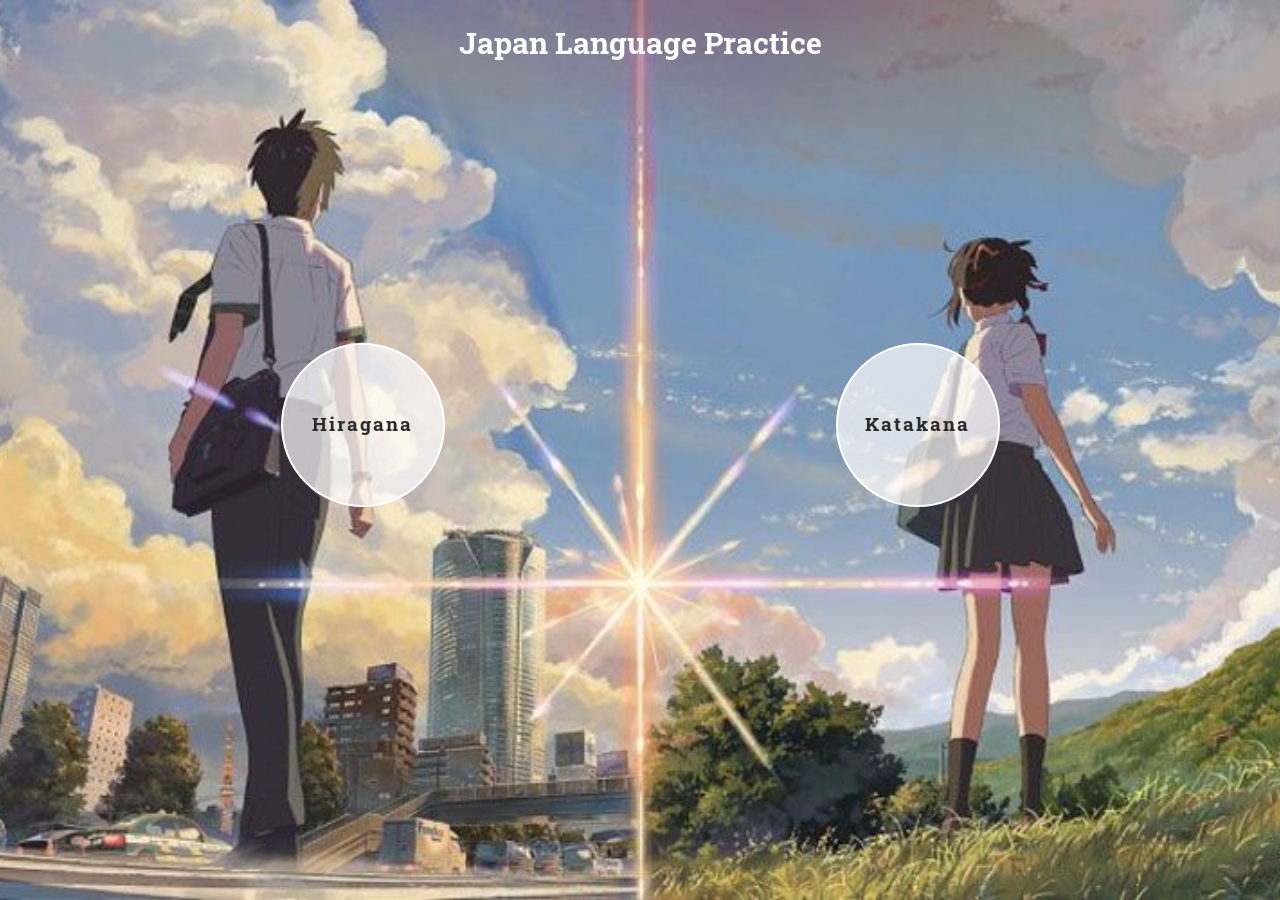
<file: index.html>
<!DOCTYPE html>
<html lang="en">

<head>
    <meta charset="UTF-8">
    <meta http-equiv="X-UA-Compatible" content="IE=edge">
    <meta name="viewport" content="width=device-width, initial-scale=1.0">
    <link rel="stylesheet" href="https://cdn.jsdelivr.net/npm/bootstrap@4.6.0/dist/css/bootstrap.min.css">
    <link rel="stylesheet" href="./css/style.css">
    <link rel="icon" href="./img/icon.png">
    <title>Japan Language Practice</title>
</head>

<body>
    <div class="main-bg">

        <div class="container vh-100">
            <div class="d-flex justify-content-center title">Japan Language Practice</div>

            <div class="d-flex justify-content-around btn-div">
                <button class="h-btn">
                    <a href="./Hiragana/hiragana.html" class="text-decoration-none"><div class="ti">Hiragana</div></a>
                 </button>

                <button class="h-btn">
                    <a href="#" class="text-decoration-none"><h5 class="ti">Katakana</h5></a>
                 </button>
            </div>

        </div>

    </div>


    <script src="https://code.jquery.com/jquery-3.5.1.slim.min.js"></script>
    <script src="https://cdn.jsdelivr.net/npm/popper.js@1.16.1/dist/umd/popper.min.js"></script>
    <script src="https://cdn.jsdelivr.net/npm/bootstrap@4.6.0/dist/js/bootstrap.min.js"></script>
</body>

</html>
</file>
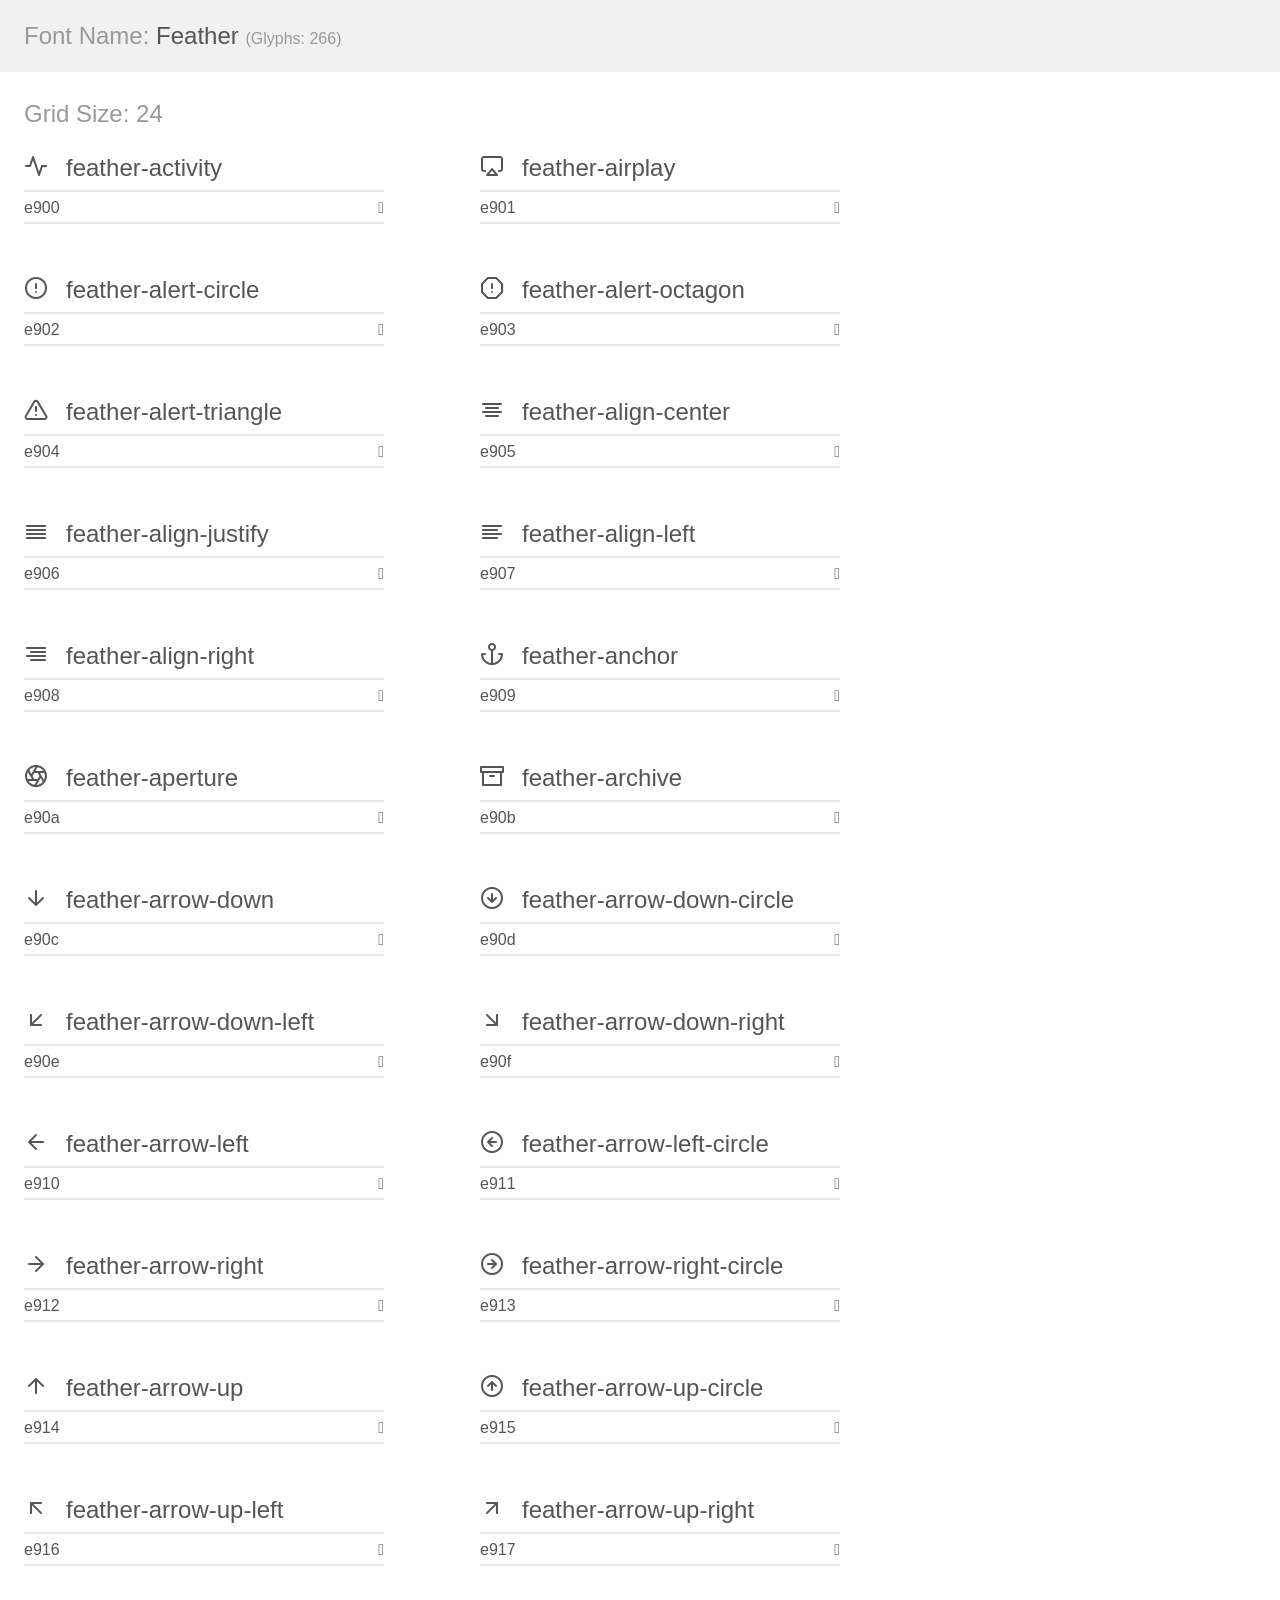
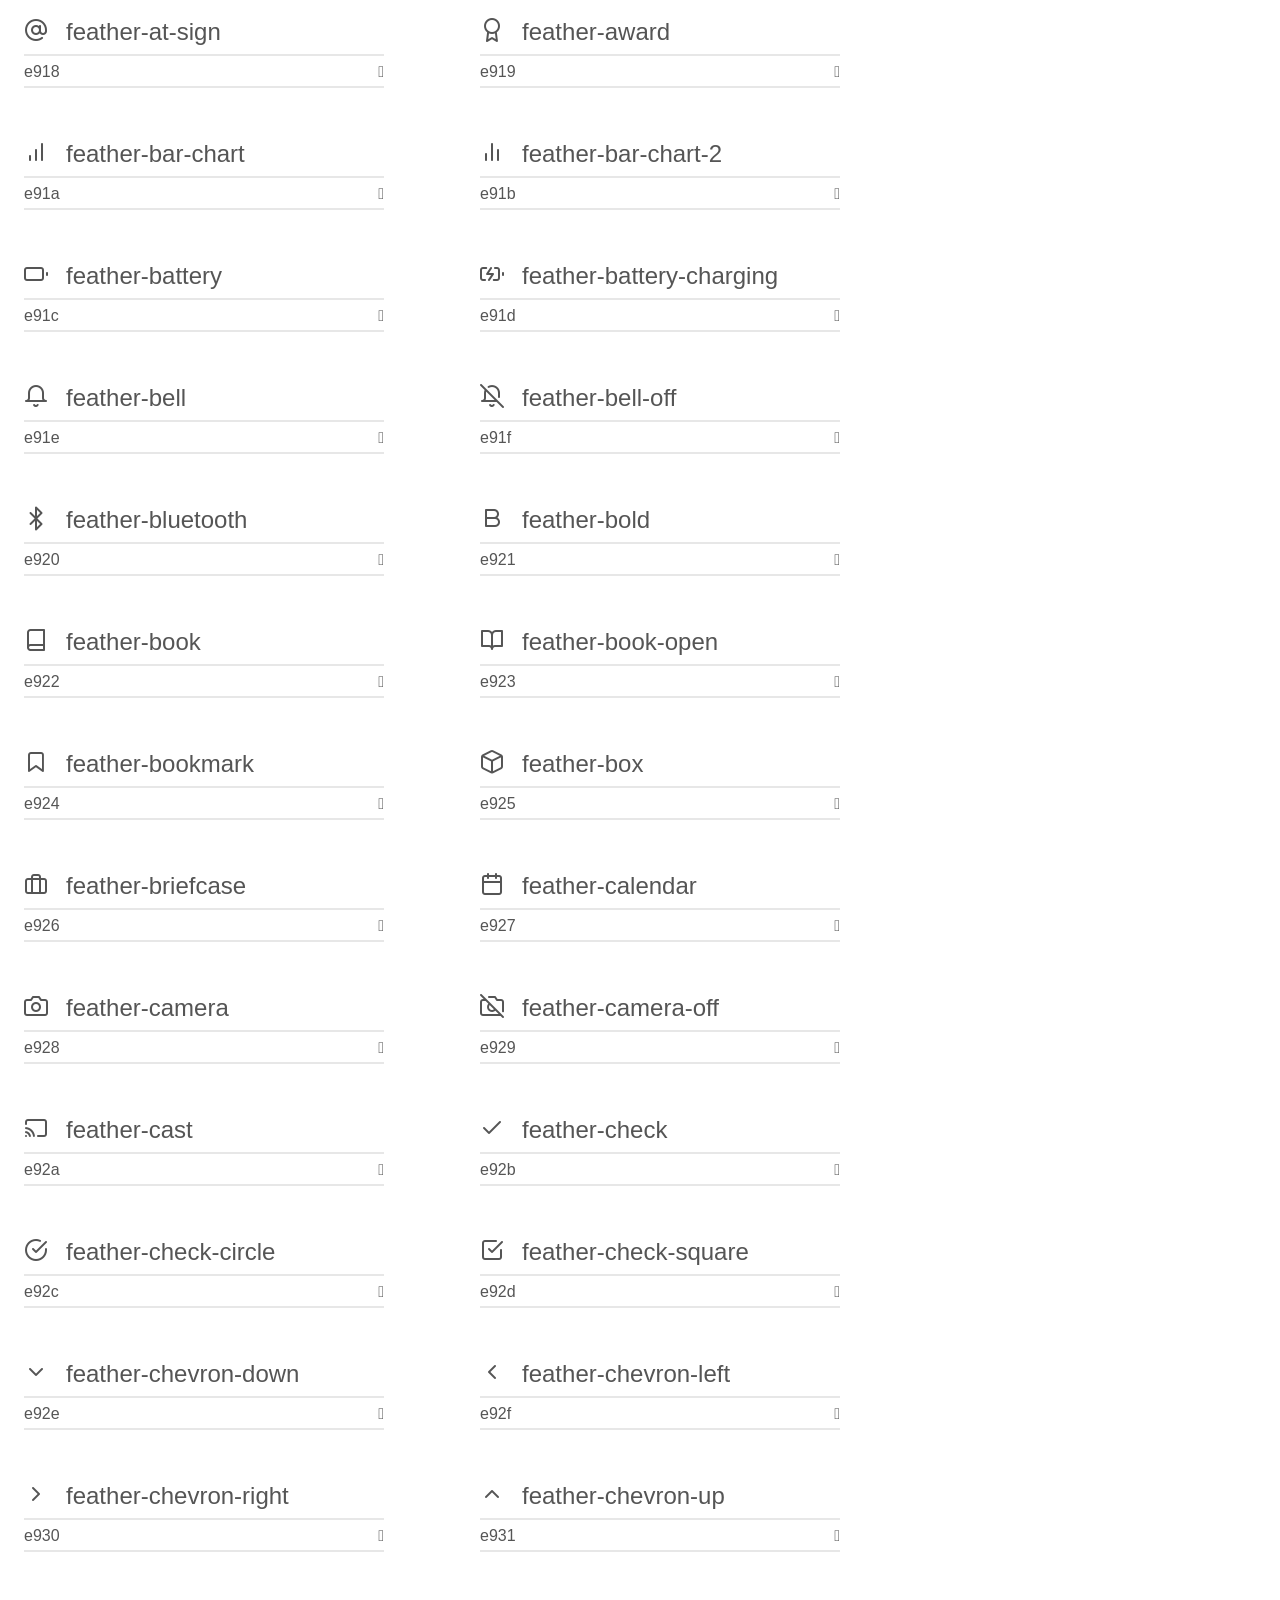
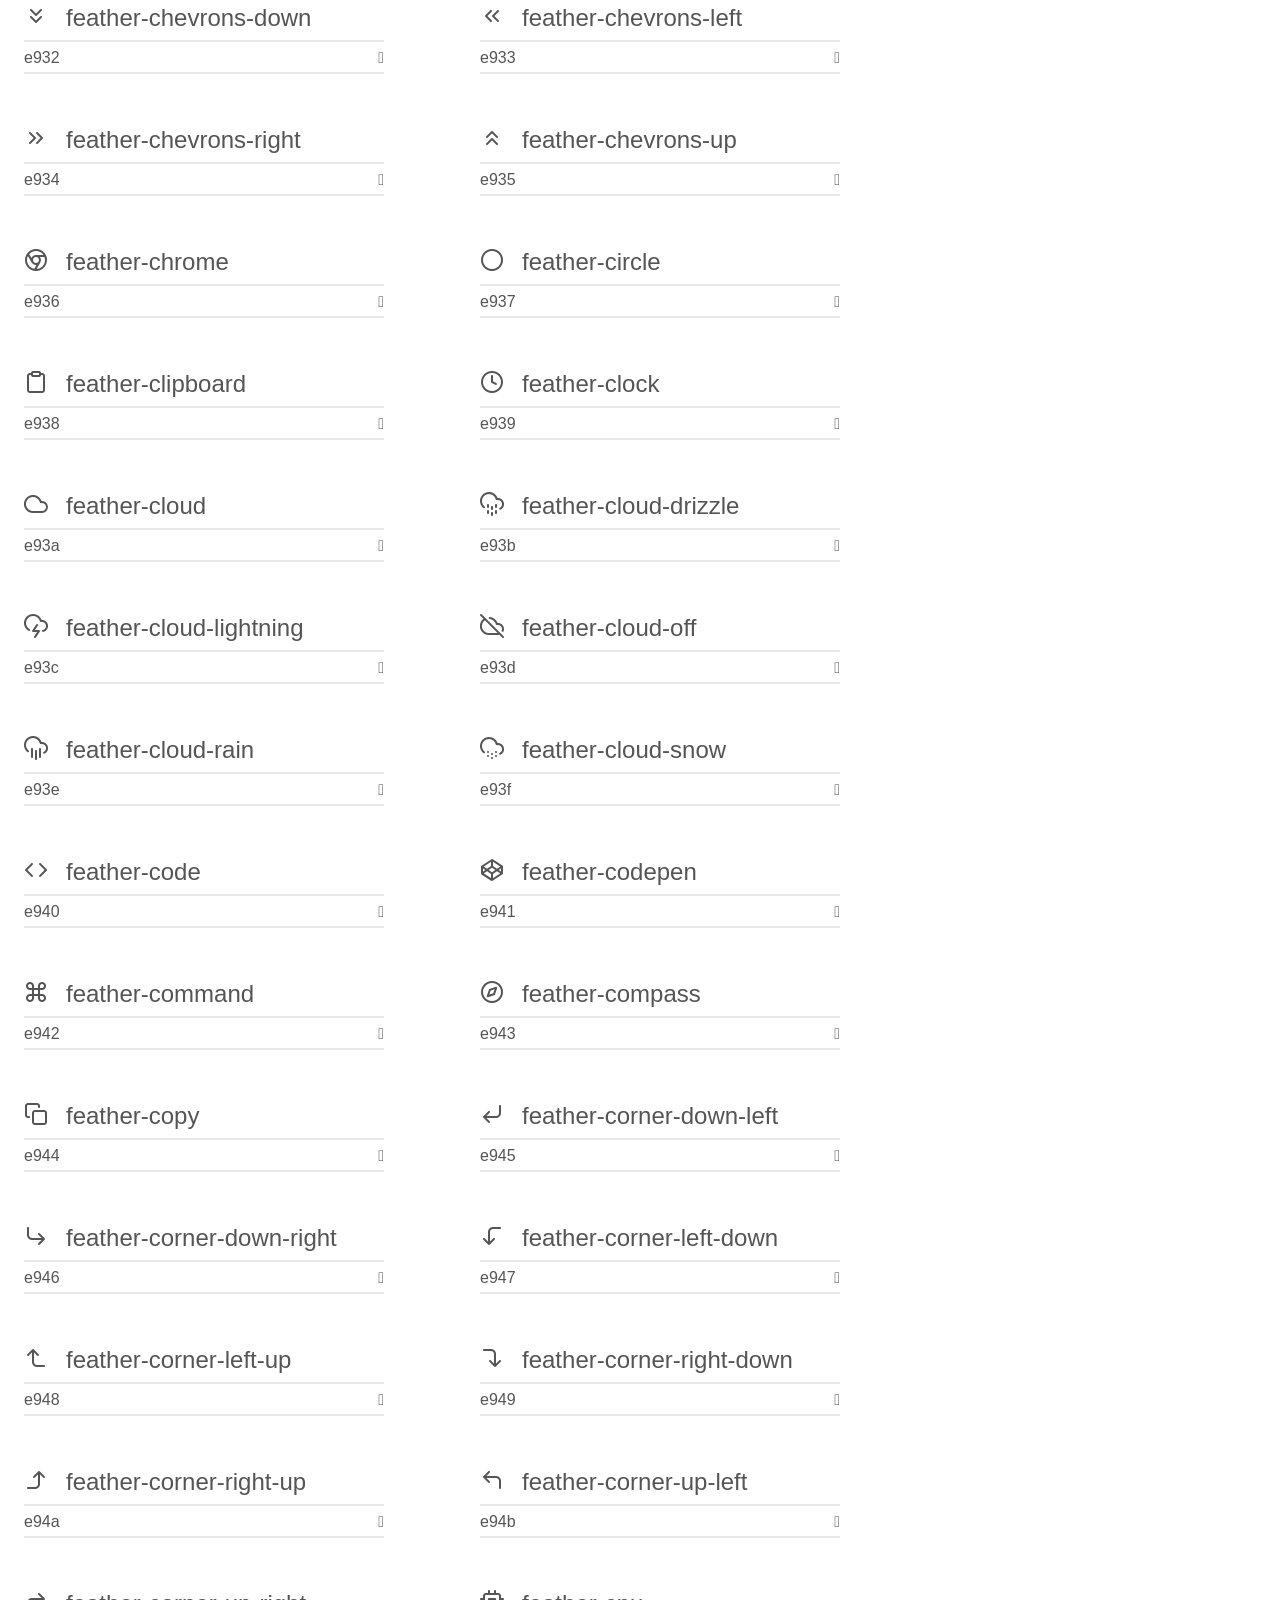
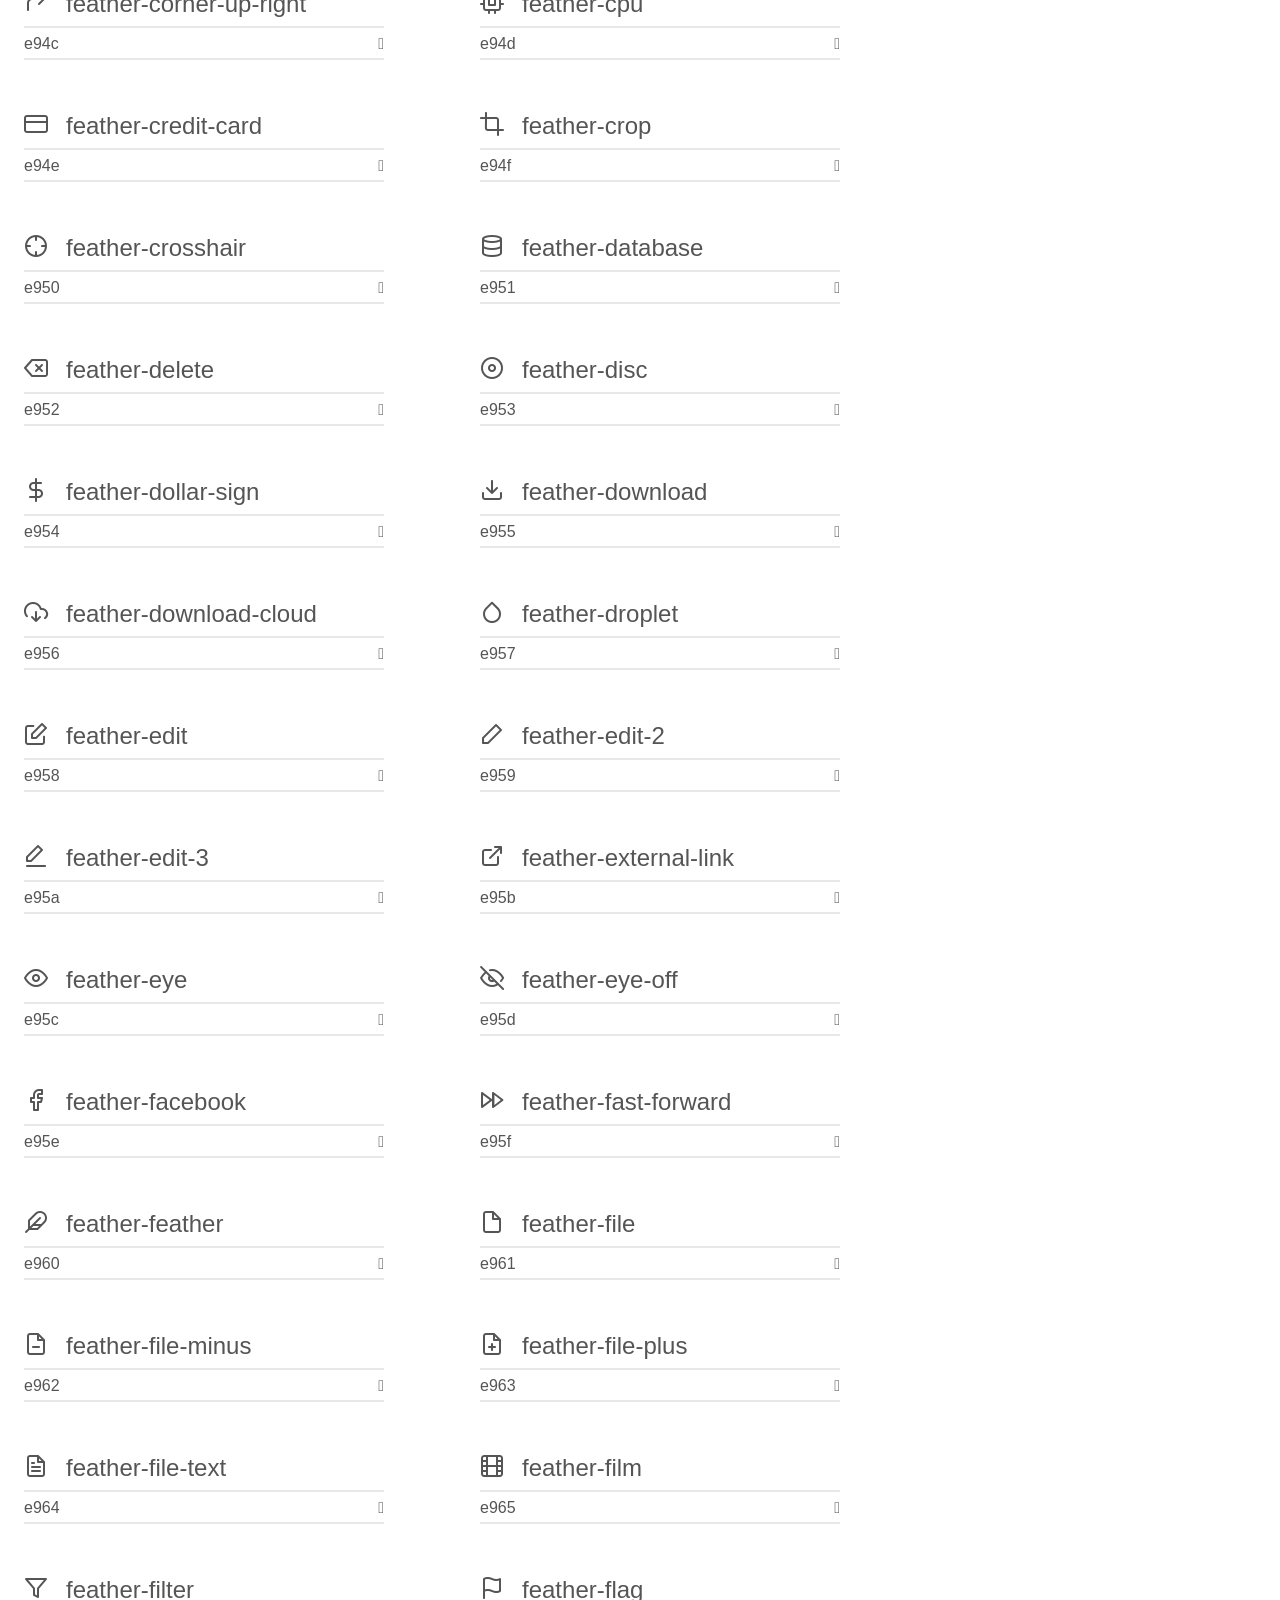
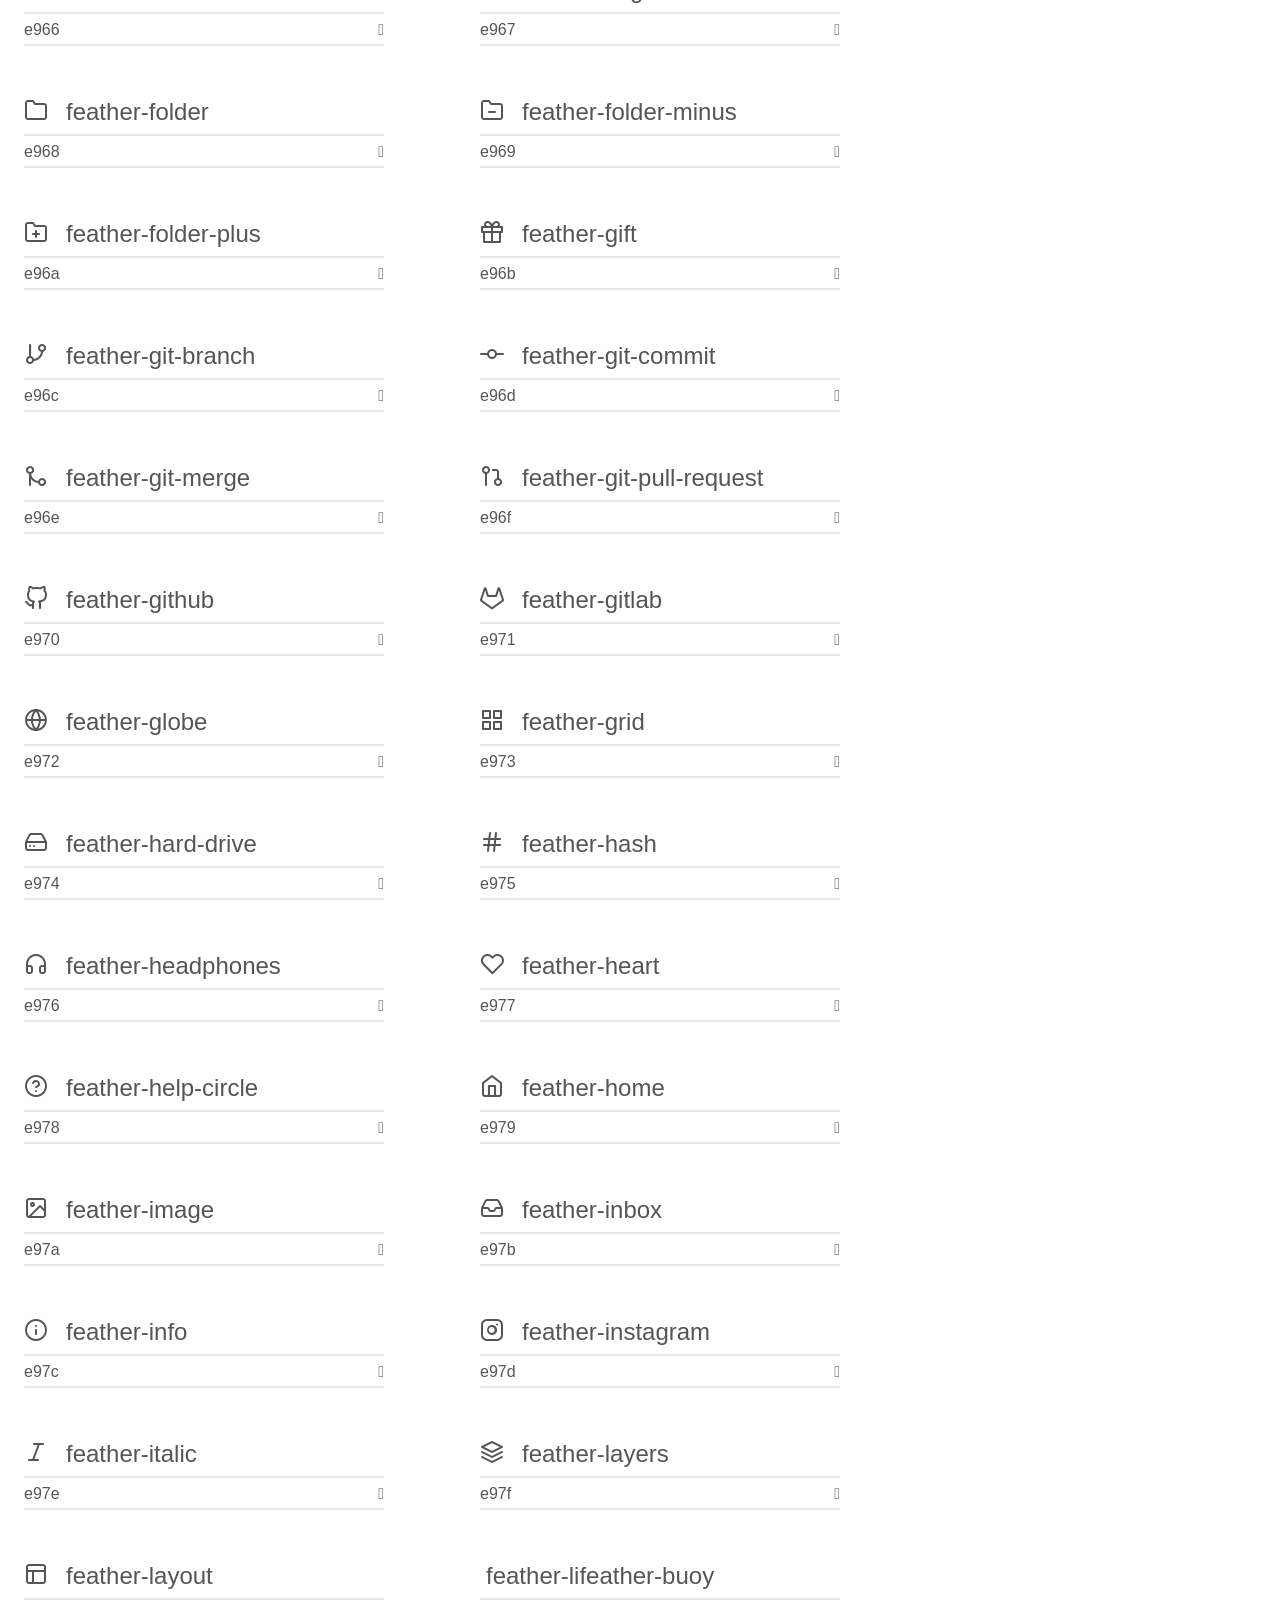
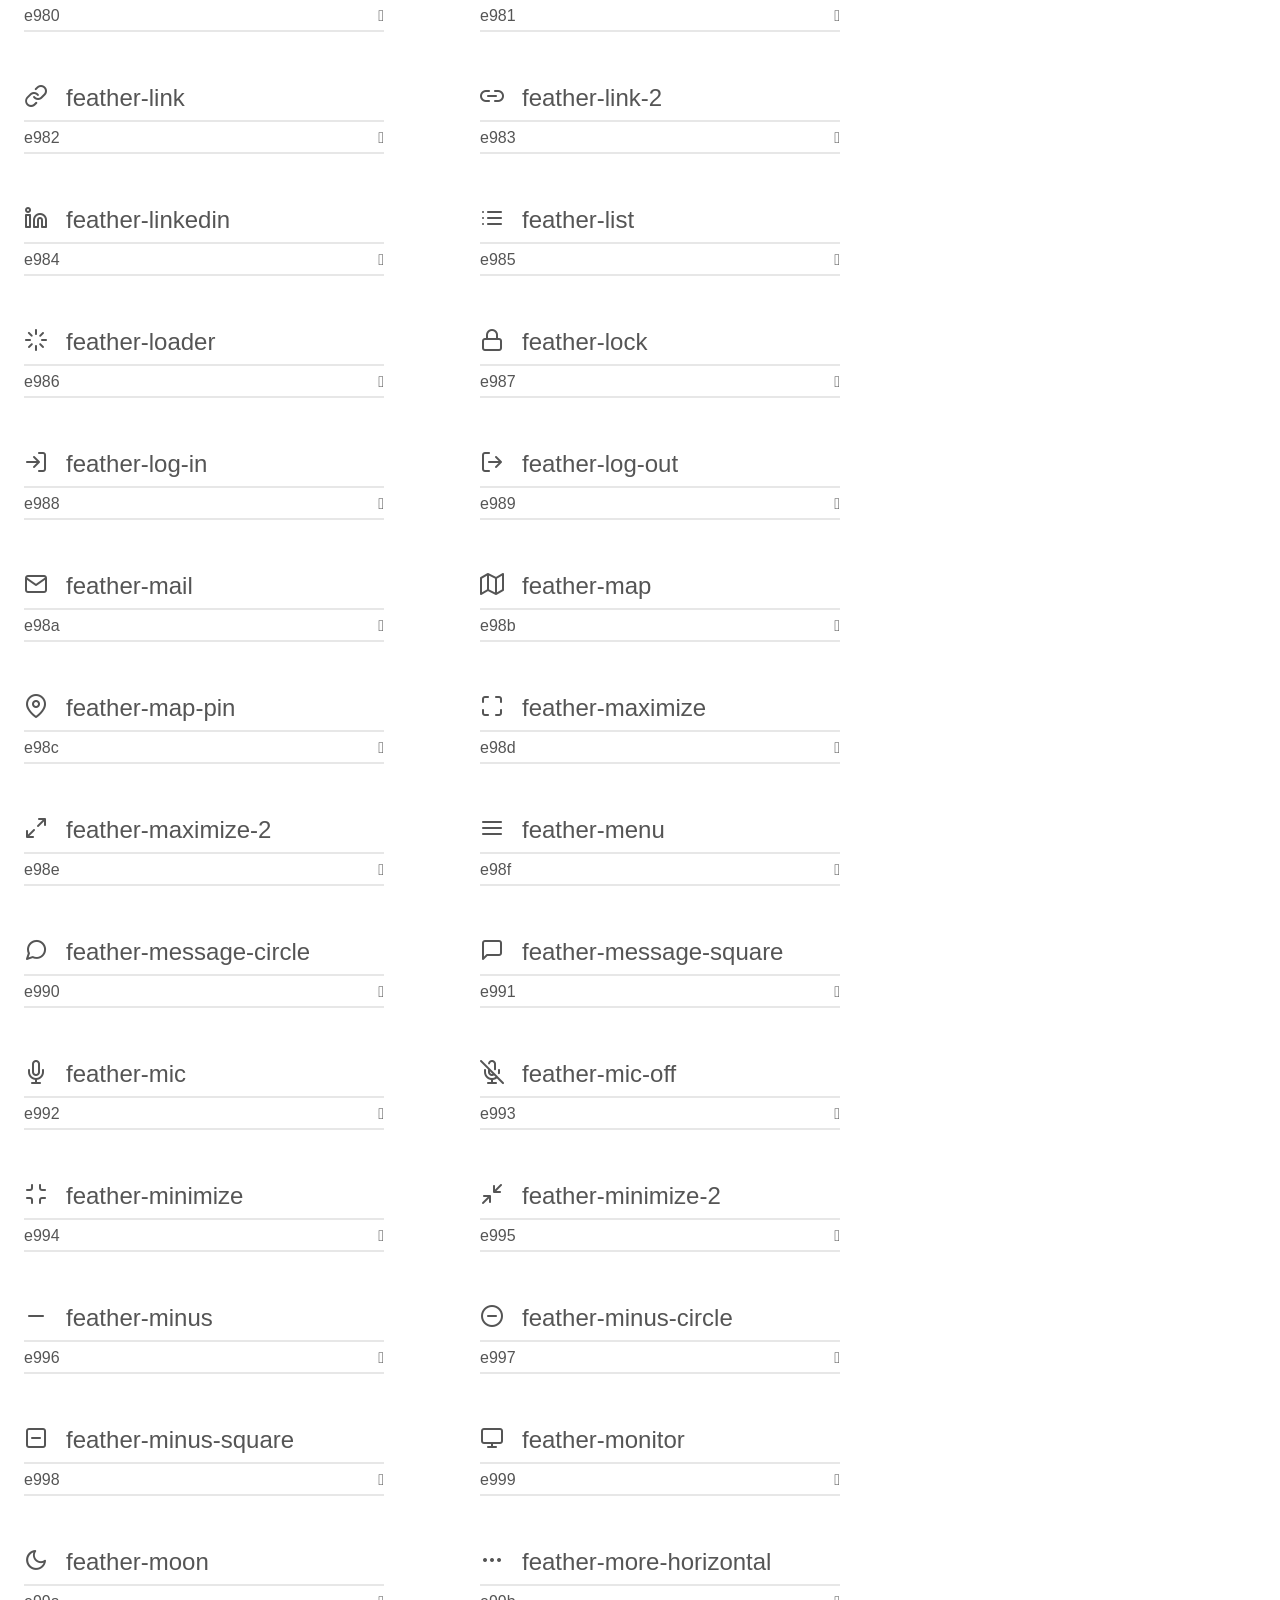
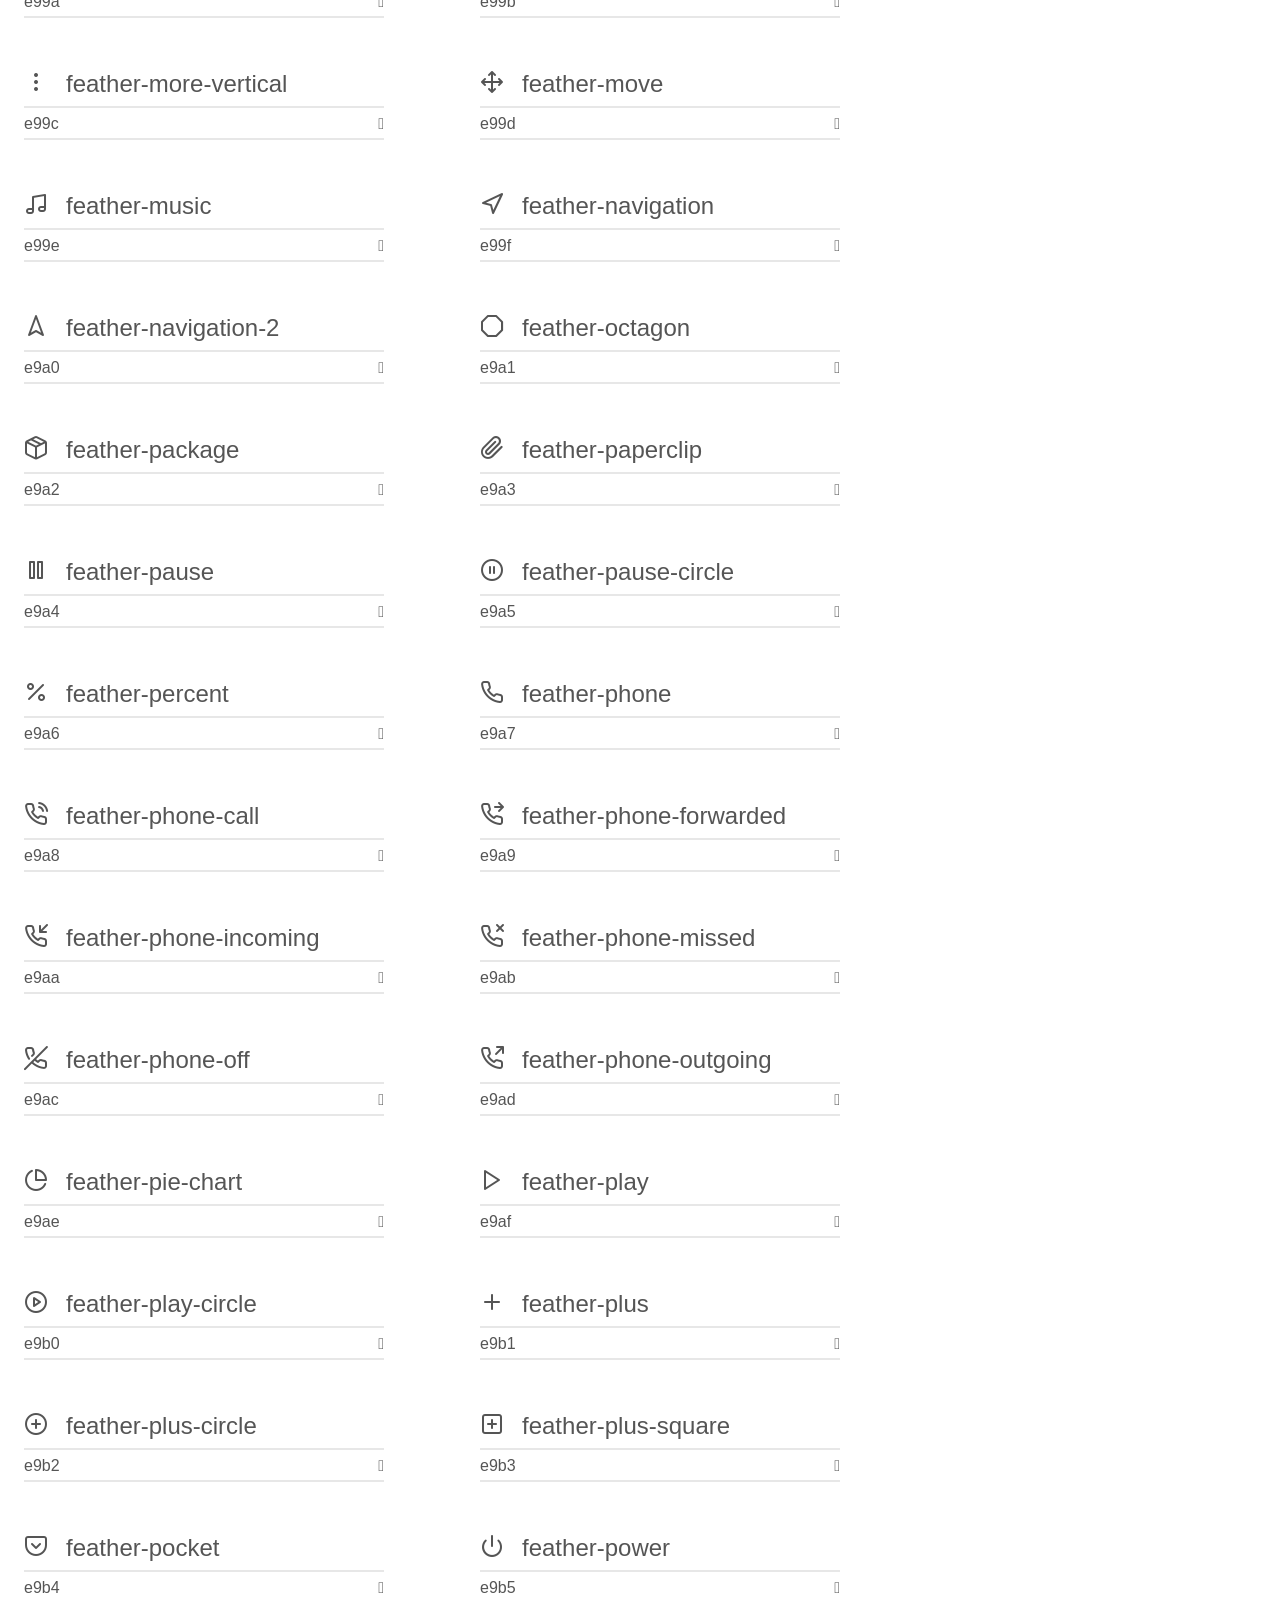
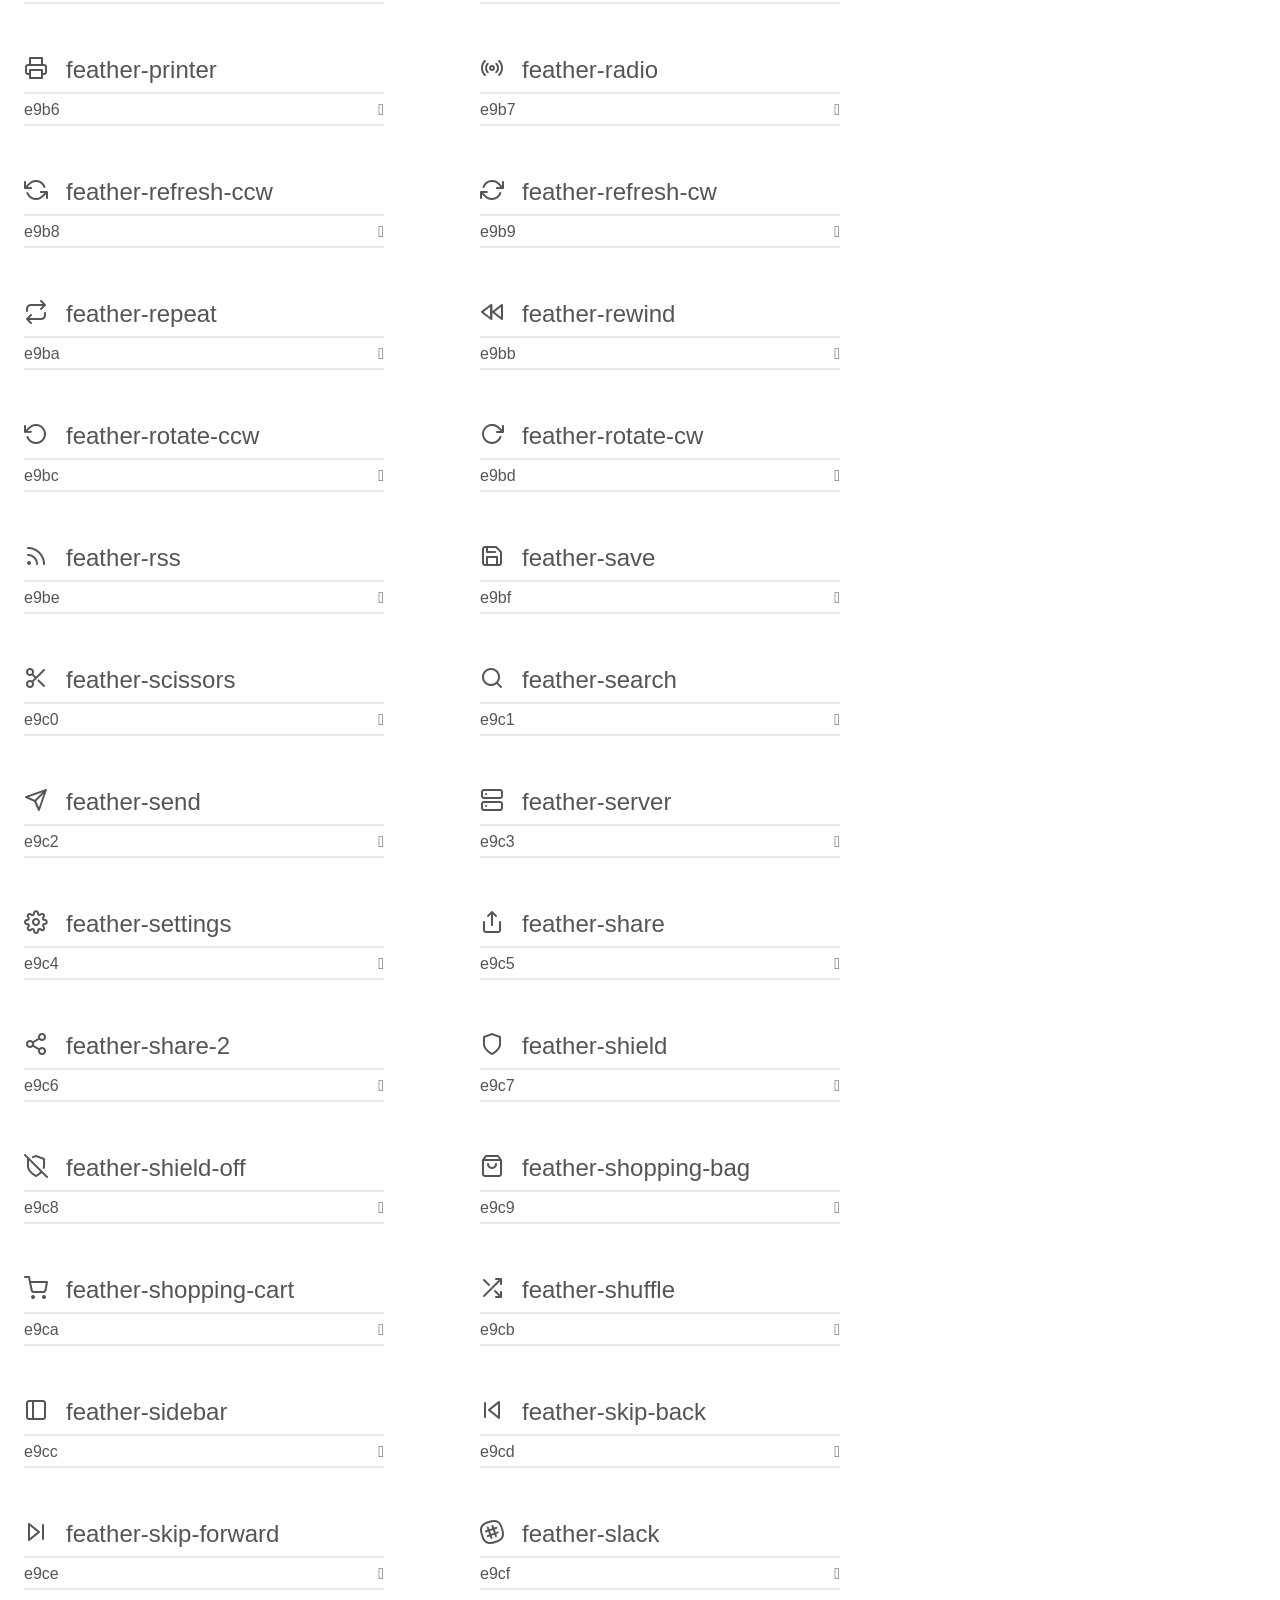
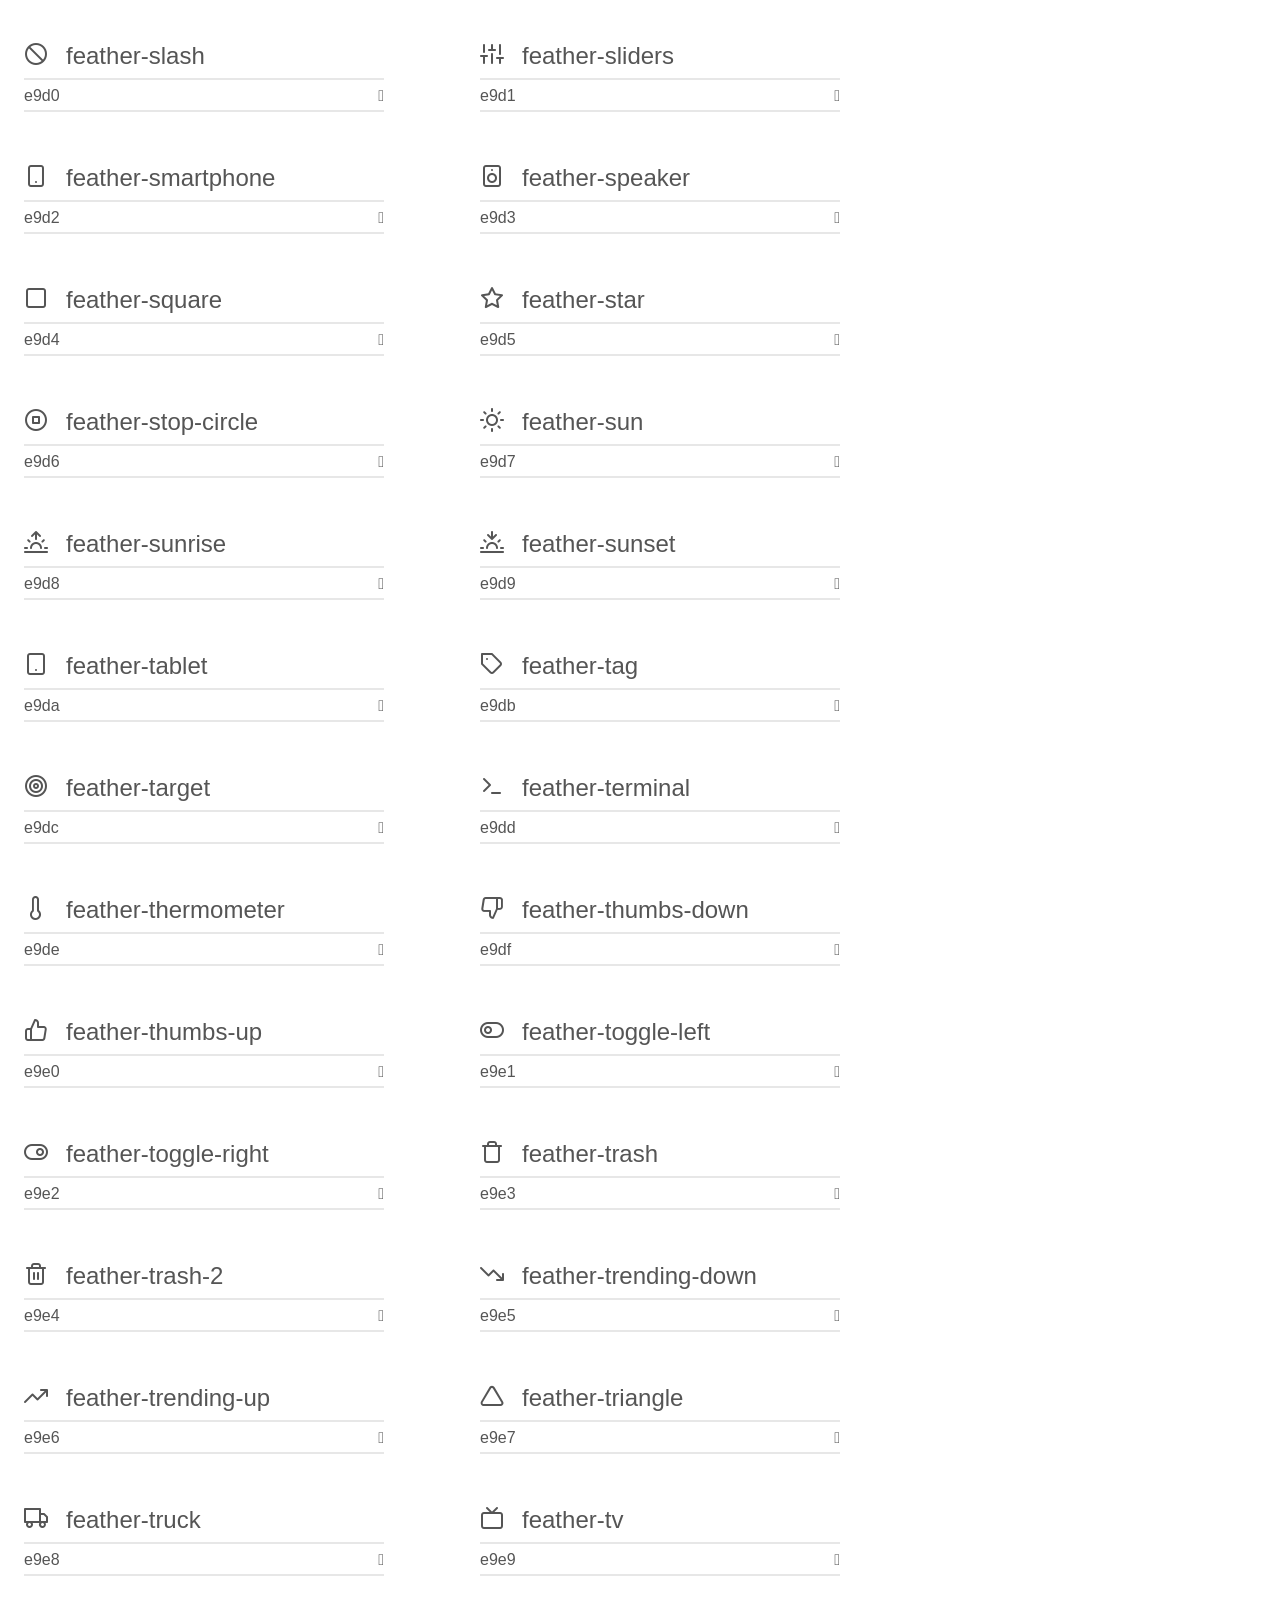
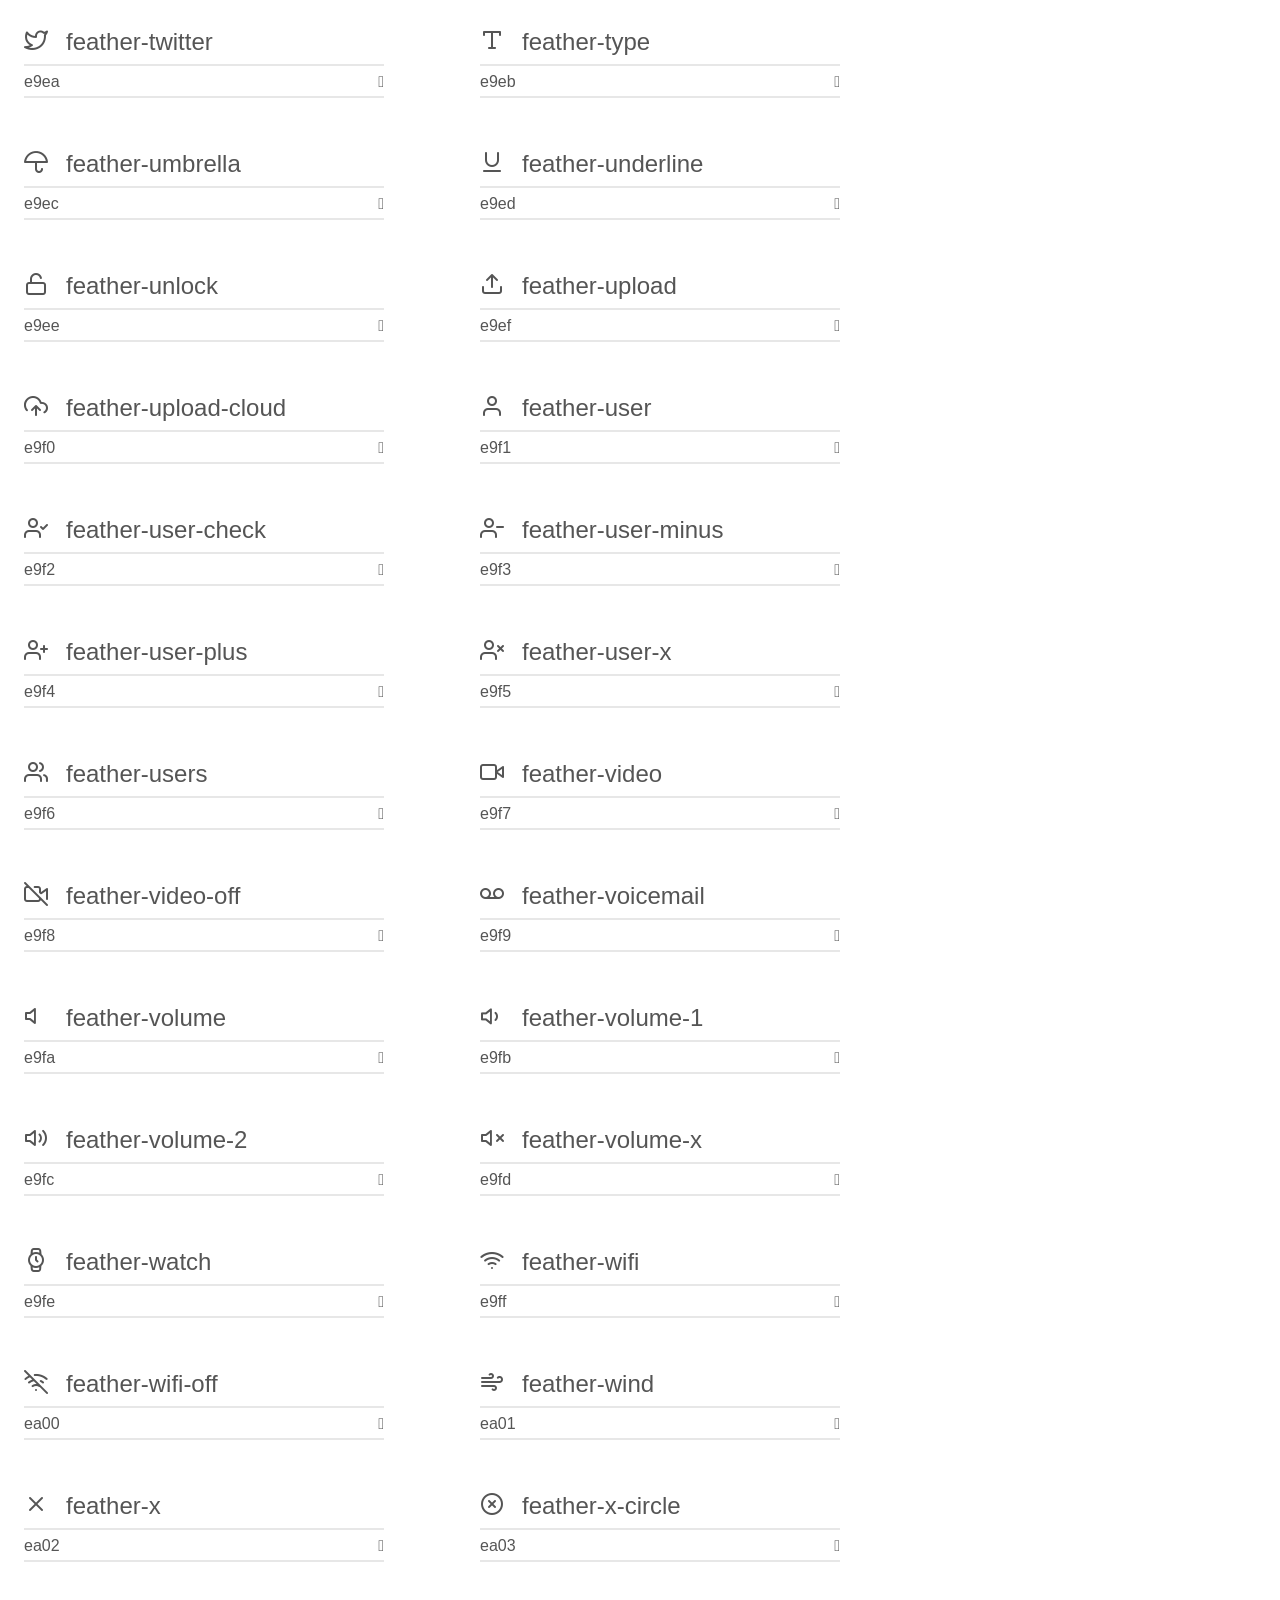
<file: vendor/feather-icons-web/index.html>
<!doctype html>
<html>
<head>
    <meta charset="utf-8">
    <title>IcoMoon Demo</title>
    <meta name="description" content="An Icon Font Generated By IcoMoon.io">
    <meta name="viewport" content="width=device-width, initial-scale=1">
    <link rel="stylesheet" href="demo.css">
    <link rel="stylesheet" href="feather.css"></head>
<body>
    <div class="bgc1 clearfix">
        <h1 class="mhmm mvm"><span class="fgc1">Font Name:</span> Feather <small class="fgc1">(Glyphs:&nbsp;266)</small></h1>
    </div>
    <div class="clearfix mhl ptl">
        <h1 class="mvm mtn fgc1">Grid Size: 24</h1>
        <div class="glyph fs1">
            <div class="clearfix bshadow0 pbs">
                <span class="feather-activity">

                </span>
                <span class="mls"> feather-activity</span>
            </div>
            <fieldset class="fs0 size1of1 clearfix hidden-false">
                <input type="text" readonly value="e900" class="unit size1of2" />
                <input type="text" maxlength="1" readonly value="&#xe900;" class="unitRight size1of2 talign-right" />
            </fieldset>
            <div class="fs0 bshadow0 clearfix hidden-true">
                <span class="unit pvs fgc1">liga: </span>
                <input type="text" readonly value="" class="liga unitRight" />
            </div>
        </div>
        <div class="glyph fs1">
            <div class="clearfix bshadow0 pbs">
                <span class="feather-airplay">

                </span>
                <span class="mls"> feather-airplay</span>
            </div>
            <fieldset class="fs0 size1of1 clearfix hidden-false">
                <input type="text" readonly value="e901" class="unit size1of2" />
                <input type="text" maxlength="1" readonly value="&#xe901;" class="unitRight size1of2 talign-right" />
            </fieldset>
            <div class="fs0 bshadow0 clearfix hidden-true">
                <span class="unit pvs fgc1">liga: </span>
                <input type="text" readonly value="" class="liga unitRight" />
            </div>
        </div>
        <div class="glyph fs1">
            <div class="clearfix bshadow0 pbs">
                <span class="feather-alert-circle">

                </span>
                <span class="mls"> feather-alert-circle</span>
            </div>
            <fieldset class="fs0 size1of1 clearfix hidden-false">
                <input type="text" readonly value="e902" class="unit size1of2" />
                <input type="text" maxlength="1" readonly value="&#xe902;" class="unitRight size1of2 talign-right" />
            </fieldset>
            <div class="fs0 bshadow0 clearfix hidden-true">
                <span class="unit pvs fgc1">liga: </span>
                <input type="text" readonly value="" class="liga unitRight" />
            </div>
        </div>
        <div class="glyph fs1">
            <div class="clearfix bshadow0 pbs">
                <span class="feather-alert-octagon">

                </span>
                <span class="mls"> feather-alert-octagon</span>
            </div>
            <fieldset class="fs0 size1of1 clearfix hidden-false">
                <input type="text" readonly value="e903" class="unit size1of2" />
                <input type="text" maxlength="1" readonly value="&#xe903;" class="unitRight size1of2 talign-right" />
            </fieldset>
            <div class="fs0 bshadow0 clearfix hidden-true">
                <span class="unit pvs fgc1">liga: </span>
                <input type="text" readonly value="" class="liga unitRight" />
            </div>
        </div>
        <div class="glyph fs1">
            <div class="clearfix bshadow0 pbs">
                <span class="feather-alert-triangle">

                </span>
                <span class="mls"> feather-alert-triangle</span>
            </div>
            <fieldset class="fs0 size1of1 clearfix hidden-false">
                <input type="text" readonly value="e904" class="unit size1of2" />
                <input type="text" maxlength="1" readonly value="&#xe904;" class="unitRight size1of2 talign-right" />
            </fieldset>
            <div class="fs0 bshadow0 clearfix hidden-true">
                <span class="unit pvs fgc1">liga: </span>
                <input type="text" readonly value="" class="liga unitRight" />
            </div>
        </div>
        <div class="glyph fs1">
            <div class="clearfix bshadow0 pbs">
                <span class="feather-align-center">

                </span>
                <span class="mls"> feather-align-center</span>
            </div>
            <fieldset class="fs0 size1of1 clearfix hidden-false">
                <input type="text" readonly value="e905" class="unit size1of2" />
                <input type="text" maxlength="1" readonly value="&#xe905;" class="unitRight size1of2 talign-right" />
            </fieldset>
            <div class="fs0 bshadow0 clearfix hidden-true">
                <span class="unit pvs fgc1">liga: </span>
                <input type="text" readonly value="" class="liga unitRight" />
            </div>
        </div>
        <div class="glyph fs1">
            <div class="clearfix bshadow0 pbs">
                <span class="feather-align-justify">

                </span>
                <span class="mls"> feather-align-justify</span>
            </div>
            <fieldset class="fs0 size1of1 clearfix hidden-false">
                <input type="text" readonly value="e906" class="unit size1of2" />
                <input type="text" maxlength="1" readonly value="&#xe906;" class="unitRight size1of2 talign-right" />
            </fieldset>
            <div class="fs0 bshadow0 clearfix hidden-true">
                <span class="unit pvs fgc1">liga: </span>
                <input type="text" readonly value="" class="liga unitRight" />
            </div>
        </div>
        <div class="glyph fs1">
            <div class="clearfix bshadow0 pbs">
                <span class="feather-align-left">

                </span>
                <span class="mls"> feather-align-left</span>
            </div>
            <fieldset class="fs0 size1of1 clearfix hidden-false">
                <input type="text" readonly value="e907" class="unit size1of2" />
                <input type="text" maxlength="1" readonly value="&#xe907;" class="unitRight size1of2 talign-right" />
            </fieldset>
            <div class="fs0 bshadow0 clearfix hidden-true">
                <span class="unit pvs fgc1">liga: </span>
                <input type="text" readonly value="" class="liga unitRight" />
            </div>
        </div>
        <div class="glyph fs1">
            <div class="clearfix bshadow0 pbs">
                <span class="feather-align-right">

                </span>
                <span class="mls"> feather-align-right</span>
            </div>
            <fieldset class="fs0 size1of1 clearfix hidden-false">
                <input type="text" readonly value="e908" class="unit size1of2" />
                <input type="text" maxlength="1" readonly value="&#xe908;" class="unitRight size1of2 talign-right" />
            </fieldset>
            <div class="fs0 bshadow0 clearfix hidden-true">
                <span class="unit pvs fgc1">liga: </span>
                <input type="text" readonly value="" class="liga unitRight" />
            </div>
        </div>
        <div class="glyph fs1">
            <div class="clearfix bshadow0 pbs">
                <span class="feather-anchor">

                </span>
                <span class="mls"> feather-anchor</span>
            </div>
            <fieldset class="fs0 size1of1 clearfix hidden-false">
                <input type="text" readonly value="e909" class="unit size1of2" />
                <input type="text" maxlength="1" readonly value="&#xe909;" class="unitRight size1of2 talign-right" />
            </fieldset>
            <div class="fs0 bshadow0 clearfix hidden-true">
                <span class="unit pvs fgc1">liga: </span>
                <input type="text" readonly value="" class="liga unitRight" />
            </div>
        </div>
        <div class="glyph fs1">
            <div class="clearfix bshadow0 pbs">
                <span class="feather-aperture">

                </span>
                <span class="mls"> feather-aperture</span>
            </div>
            <fieldset class="fs0 size1of1 clearfix hidden-false">
                <input type="text" readonly value="e90a" class="unit size1of2" />
                <input type="text" maxlength="1" readonly value="&#xe90a;" class="unitRight size1of2 talign-right" />
            </fieldset>
            <div class="fs0 bshadow0 clearfix hidden-true">
                <span class="unit pvs fgc1">liga: </span>
                <input type="text" readonly value="" class="liga unitRight" />
            </div>
        </div>
        <div class="glyph fs1">
            <div class="clearfix bshadow0 pbs">
                <span class="feather-archive">

                </span>
                <span class="mls"> feather-archive</span>
            </div>
            <fieldset class="fs0 size1of1 clearfix hidden-false">
                <input type="text" readonly value="e90b" class="unit size1of2" />
                <input type="text" maxlength="1" readonly value="&#xe90b;" class="unitRight size1of2 talign-right" />
            </fieldset>
            <div class="fs0 bshadow0 clearfix hidden-true">
                <span class="unit pvs fgc1">liga: </span>
                <input type="text" readonly value="" class="liga unitRight" />
            </div>
        </div>
        <div class="glyph fs1">
            <div class="clearfix bshadow0 pbs">
                <span class="feather-arrow-down">

                </span>
                <span class="mls"> feather-arrow-down</span>
            </div>
            <fieldset class="fs0 size1of1 clearfix hidden-false">
                <input type="text" readonly value="e90c" class="unit size1of2" />
                <input type="text" maxlength="1" readonly value="&#xe90c;" class="unitRight size1of2 talign-right" />
            </fieldset>
            <div class="fs0 bshadow0 clearfix hidden-true">
                <span class="unit pvs fgc1">liga: </span>
                <input type="text" readonly value="" class="liga unitRight" />
            </div>
        </div>
        <div class="glyph fs1">
            <div class="clearfix bshadow0 pbs">
                <span class="feather-arrow-down-circle">

                </span>
                <span class="mls"> feather-arrow-down-circle</span>
            </div>
            <fieldset class="fs0 size1of1 clearfix hidden-false">
                <input type="text" readonly value="e90d" class="unit size1of2" />
                <input type="text" maxlength="1" readonly value="&#xe90d;" class="unitRight size1of2 talign-right" />
            </fieldset>
            <div class="fs0 bshadow0 clearfix hidden-true">
                <span class="unit pvs fgc1">liga: </span>
                <input type="text" readonly value="" class="liga unitRight" />
            </div>
        </div>
        <div class="glyph fs1">
            <div class="clearfix bshadow0 pbs">
                <span class="feather-arrow-down-left">

                </span>
                <span class="mls"> feather-arrow-down-left</span>
            </div>
            <fieldset class="fs0 size1of1 clearfix hidden-false">
                <input type="text" readonly value="e90e" class="unit size1of2" />
                <input type="text" maxlength="1" readonly value="&#xe90e;" class="unitRight size1of2 talign-right" />
            </fieldset>
            <div class="fs0 bshadow0 clearfix hidden-true">
                <span class="unit pvs fgc1">liga: </span>
                <input type="text" readonly value="" class="liga unitRight" />
            </div>
        </div>
        <div class="glyph fs1">
            <div class="clearfix bshadow0 pbs">
                <span class="feather-arrow-down-right">

                </span>
                <span class="mls"> feather-arrow-down-right</span>
            </div>
            <fieldset class="fs0 size1of1 clearfix hidden-false">
                <input type="text" readonly value="e90f" class="unit size1of2" />
                <input type="text" maxlength="1" readonly value="&#xe90f;" class="unitRight size1of2 talign-right" />
            </fieldset>
            <div class="fs0 bshadow0 clearfix hidden-true">
                <span class="unit pvs fgc1">liga: </span>
                <input type="text" readonly value="" class="liga unitRight" />
            </div>
        </div>
        <div class="glyph fs1">
            <div class="clearfix bshadow0 pbs">
                <span class="feather-arrow-left">

                </span>
                <span class="mls"> feather-arrow-left</span>
            </div>
            <fieldset class="fs0 size1of1 clearfix hidden-false">
                <input type="text" readonly value="e910" class="unit size1of2" />
                <input type="text" maxlength="1" readonly value="&#xe910;" class="unitRight size1of2 talign-right" />
            </fieldset>
            <div class="fs0 bshadow0 clearfix hidden-true">
                <span class="unit pvs fgc1">liga: </span>
                <input type="text" readonly value="" class="liga unitRight" />
            </div>
        </div>
        <div class="glyph fs1">
            <div class="clearfix bshadow0 pbs">
                <span class="feather-arrow-left-circle">

                </span>
                <span class="mls"> feather-arrow-left-circle</span>
            </div>
            <fieldset class="fs0 size1of1 clearfix hidden-false">
                <input type="text" readonly value="e911" class="unit size1of2" />
                <input type="text" maxlength="1" readonly value="&#xe911;" class="unitRight size1of2 talign-right" />
            </fieldset>
            <div class="fs0 bshadow0 clearfix hidden-true">
                <span class="unit pvs fgc1">liga: </span>
                <input type="text" readonly value="" class="liga unitRight" />
            </div>
        </div>
        <div class="glyph fs1">
            <div class="clearfix bshadow0 pbs">
                <span class="feather-arrow-right">

                </span>
                <span class="mls"> feather-arrow-right</span>
            </div>
            <fieldset class="fs0 size1of1 clearfix hidden-false">
                <input type="text" readonly value="e912" class="unit size1of2" />
                <input type="text" maxlength="1" readonly value="&#xe912;" class="unitRight size1of2 talign-right" />
            </fieldset>
            <div class="fs0 bshadow0 clearfix hidden-true">
                <span class="unit pvs fgc1">liga: </span>
                <input type="text" readonly value="" class="liga unitRight" />
            </div>
        </div>
        <div class="glyph fs1">
            <div class="clearfix bshadow0 pbs">
                <span class="feather-arrow-right-circle">

                </span>
                <span class="mls"> feather-arrow-right-circle</span>
            </div>
            <fieldset class="fs0 size1of1 clearfix hidden-false">
                <input type="text" readonly value="e913" class="unit size1of2" />
                <input type="text" maxlength="1" readonly value="&#xe913;" class="unitRight size1of2 talign-right" />
            </fieldset>
            <div class="fs0 bshadow0 clearfix hidden-true">
                <span class="unit pvs fgc1">liga: </span>
                <input type="text" readonly value="" class="liga unitRight" />
            </div>
        </div>
        <div class="glyph fs1">
            <div class="clearfix bshadow0 pbs">
                <span class="feather-arrow-up">

                </span>
                <span class="mls"> feather-arrow-up</span>
            </div>
            <fieldset class="fs0 size1of1 clearfix hidden-false">
                <input type="text" readonly value="e914" class="unit size1of2" />
                <input type="text" maxlength="1" readonly value="&#xe914;" class="unitRight size1of2 talign-right" />
            </fieldset>
            <div class="fs0 bshadow0 clearfix hidden-true">
                <span class="unit pvs fgc1">liga: </span>
                <input type="text" readonly value="" class="liga unitRight" />
            </div>
        </div>
        <div class="glyph fs1">
            <div class="clearfix bshadow0 pbs">
                <span class="feather-arrow-up-circle">

                </span>
                <span class="mls"> feather-arrow-up-circle</span>
            </div>
            <fieldset class="fs0 size1of1 clearfix hidden-false">
                <input type="text" readonly value="e915" class="unit size1of2" />
                <input type="text" maxlength="1" readonly value="&#xe915;" class="unitRight size1of2 talign-right" />
            </fieldset>
            <div class="fs0 bshadow0 clearfix hidden-true">
                <span class="unit pvs fgc1">liga: </span>
                <input type="text" readonly value="" class="liga unitRight" />
            </div>
        </div>
        <div class="glyph fs1">
            <div class="clearfix bshadow0 pbs">
                <span class="feather-arrow-up-left">

                </span>
                <span class="mls"> feather-arrow-up-left</span>
            </div>
            <fieldset class="fs0 size1of1 clearfix hidden-false">
                <input type="text" readonly value="e916" class="unit size1of2" />
                <input type="text" maxlength="1" readonly value="&#xe916;" class="unitRight size1of2 talign-right" />
            </fieldset>
            <div class="fs0 bshadow0 clearfix hidden-true">
                <span class="unit pvs fgc1">liga: </span>
                <input type="text" readonly value="" class="liga unitRight" />
            </div>
        </div>
        <div class="glyph fs1">
            <div class="clearfix bshadow0 pbs">
                <span class="feather-arrow-up-right">

                </span>
                <span class="mls"> feather-arrow-up-right</span>
            </div>
            <fieldset class="fs0 size1of1 clearfix hidden-false">
                <input type="text" readonly value="e917" class="unit size1of2" />
                <input type="text" maxlength="1" readonly value="&#xe917;" class="unitRight size1of2 talign-right" />
            </fieldset>
            <div class="fs0 bshadow0 clearfix hidden-true">
                <span class="unit pvs fgc1">liga: </span>
                <input type="text" readonly value="" class="liga unitRight" />
            </div>
        </div>
        <div class="glyph fs1">
            <div class="clearfix bshadow0 pbs">
                <span class="feather-at-sign">

                </span>
                <span class="mls"> feather-at-sign</span>
            </div>
            <fieldset class="fs0 size1of1 clearfix hidden-false">
                <input type="text" readonly value="e918" class="unit size1of2" />
                <input type="text" maxlength="1" readonly value="&#xe918;" class="unitRight size1of2 talign-right" />
            </fieldset>
            <div class="fs0 bshadow0 clearfix hidden-true">
                <span class="unit pvs fgc1">liga: </span>
                <input type="text" readonly value="" class="liga unitRight" />
            </div>
        </div>
        <div class="glyph fs1">
            <div class="clearfix bshadow0 pbs">
                <span class="feather-award">

                </span>
                <span class="mls"> feather-award</span>
            </div>
            <fieldset class="fs0 size1of1 clearfix hidden-false">
                <input type="text" readonly value="e919" class="unit size1of2" />
                <input type="text" maxlength="1" readonly value="&#xe919;" class="unitRight size1of2 talign-right" />
            </fieldset>
            <div class="fs0 bshadow0 clearfix hidden-true">
                <span class="unit pvs fgc1">liga: </span>
                <input type="text" readonly value="" class="liga unitRight" />
            </div>
        </div>
        <div class="glyph fs1">
            <div class="clearfix bshadow0 pbs">
                <span class="feather-bar-chart">

                </span>
                <span class="mls"> feather-bar-chart</span>
            </div>
            <fieldset class="fs0 size1of1 clearfix hidden-false">
                <input type="text" readonly value="e91a" class="unit size1of2" />
                <input type="text" maxlength="1" readonly value="&#xe91a;" class="unitRight size1of2 talign-right" />
            </fieldset>
            <div class="fs0 bshadow0 clearfix hidden-true">
                <span class="unit pvs fgc1">liga: </span>
                <input type="text" readonly value="" class="liga unitRight" />
            </div>
        </div>
        <div class="glyph fs1">
            <div class="clearfix bshadow0 pbs">
                <span class="feather-bar-chart-2">

                </span>
                <span class="mls"> feather-bar-chart-2</span>
            </div>
            <fieldset class="fs0 size1of1 clearfix hidden-false">
                <input type="text" readonly value="e91b" class="unit size1of2" />
                <input type="text" maxlength="1" readonly value="&#xe91b;" class="unitRight size1of2 talign-right" />
            </fieldset>
            <div class="fs0 bshadow0 clearfix hidden-true">
                <span class="unit pvs fgc1">liga: </span>
                <input type="text" readonly value="" class="liga unitRight" />
            </div>
        </div>
        <div class="glyph fs1">
            <div class="clearfix bshadow0 pbs">
                <span class="feather-battery">

                </span>
                <span class="mls"> feather-battery</span>
            </div>
            <fieldset class="fs0 size1of1 clearfix hidden-false">
                <input type="text" readonly value="e91c" class="unit size1of2" />
                <input type="text" maxlength="1" readonly value="&#xe91c;" class="unitRight size1of2 talign-right" />
            </fieldset>
            <div class="fs0 bshadow0 clearfix hidden-true">
                <span class="unit pvs fgc1">liga: </span>
                <input type="text" readonly value="" class="liga unitRight" />
            </div>
        </div>
        <div class="glyph fs1">
            <div class="clearfix bshadow0 pbs">
                <span class="feather-battery-charging">

                </span>
                <span class="mls"> feather-battery-charging</span>
            </div>
            <fieldset class="fs0 size1of1 clearfix hidden-false">
                <input type="text" readonly value="e91d" class="unit size1of2" />
                <input type="text" maxlength="1" readonly value="&#xe91d;" class="unitRight size1of2 talign-right" />
            </fieldset>
            <div class="fs0 bshadow0 clearfix hidden-true">
                <span class="unit pvs fgc1">liga: </span>
                <input type="text" readonly value="" class="liga unitRight" />
            </div>
        </div>
        <div class="glyph fs1">
            <div class="clearfix bshadow0 pbs">
                <span class="feather-bell">

                </span>
                <span class="mls"> feather-bell</span>
            </div>
            <fieldset class="fs0 size1of1 clearfix hidden-false">
                <input type="text" readonly value="e91e" class="unit size1of2" />
                <input type="text" maxlength="1" readonly value="&#xe91e;" class="unitRight size1of2 talign-right" />
            </fieldset>
            <div class="fs0 bshadow0 clearfix hidden-true">
                <span class="unit pvs fgc1">liga: </span>
                <input type="text" readonly value="" class="liga unitRight" />
            </div>
        </div>
        <div class="glyph fs1">
            <div class="clearfix bshadow0 pbs">
                <span class="feather-bell-off">

                </span>
                <span class="mls"> feather-bell-off</span>
            </div>
            <fieldset class="fs0 size1of1 clearfix hidden-false">
                <input type="text" readonly value="e91f" class="unit size1of2" />
                <input type="text" maxlength="1" readonly value="&#xe91f;" class="unitRight size1of2 talign-right" />
            </fieldset>
            <div class="fs0 bshadow0 clearfix hidden-true">
                <span class="unit pvs fgc1">liga: </span>
                <input type="text" readonly value="" class="liga unitRight" />
            </div>
        </div>
        <div class="glyph fs1">
            <div class="clearfix bshadow0 pbs">
                <span class="feather-bluetooth">

                </span>
                <span class="mls"> feather-bluetooth</span>
            </div>
            <fieldset class="fs0 size1of1 clearfix hidden-false">
                <input type="text" readonly value="e920" class="unit size1of2" />
                <input type="text" maxlength="1" readonly value="&#xe920;" class="unitRight size1of2 talign-right" />
            </fieldset>
            <div class="fs0 bshadow0 clearfix hidden-true">
                <span class="unit pvs fgc1">liga: </span>
                <input type="text" readonly value="" class="liga unitRight" />
            </div>
        </div>
        <div class="glyph fs1">
            <div class="clearfix bshadow0 pbs">
                <span class="feather-bold">

                </span>
                <span class="mls"> feather-bold</span>
            </div>
            <fieldset class="fs0 size1of1 clearfix hidden-false">
                <input type="text" readonly value="e921" class="unit size1of2" />
                <input type="text" maxlength="1" readonly value="&#xe921;" class="unitRight size1of2 talign-right" />
            </fieldset>
            <div class="fs0 bshadow0 clearfix hidden-true">
                <span class="unit pvs fgc1">liga: </span>
                <input type="text" readonly value="" class="liga unitRight" />
            </div>
        </div>
        <div class="glyph fs1">
            <div class="clearfix bshadow0 pbs">
                <span class="feather-book">

                </span>
                <span class="mls"> feather-book</span>
            </div>
            <fieldset class="fs0 size1of1 clearfix hidden-false">
                <input type="text" readonly value="e922" class="unit size1of2" />
                <input type="text" maxlength="1" readonly value="&#xe922;" class="unitRight size1of2 talign-right" />
            </fieldset>
            <div class="fs0 bshadow0 clearfix hidden-true">
                <span class="unit pvs fgc1">liga: </span>
                <input type="text" readonly value="" class="liga unitRight" />
            </div>
        </div>
        <div class="glyph fs1">
            <div class="clearfix bshadow0 pbs">
                <span class="feather-book-open">

                </span>
                <span class="mls"> feather-book-open</span>
            </div>
            <fieldset class="fs0 size1of1 clearfix hidden-false">
                <input type="text" readonly value="e923" class="unit size1of2" />
                <input type="text" maxlength="1" readonly value="&#xe923;" class="unitRight size1of2 talign-right" />
            </fieldset>
            <div class="fs0 bshadow0 clearfix hidden-true">
                <span class="unit pvs fgc1">liga: </span>
                <input type="text" readonly value="" class="liga unitRight" />
            </div>
        </div>
        <div class="glyph fs1">
            <div class="clearfix bshadow0 pbs">
                <span class="feather-bookmark">

                </span>
                <span class="mls"> feather-bookmark</span>
            </div>
            <fieldset class="fs0 size1of1 clearfix hidden-false">
                <input type="text" readonly value="e924" class="unit size1of2" />
                <input type="text" maxlength="1" readonly value="&#xe924;" class="unitRight size1of2 talign-right" />
            </fieldset>
            <div class="fs0 bshadow0 clearfix hidden-true">
                <span class="unit pvs fgc1">liga: </span>
                <input type="text" readonly value="" class="liga unitRight" />
            </div>
        </div>
        <div class="glyph fs1">
            <div class="clearfix bshadow0 pbs">
                <span class="feather-box">

                </span>
                <span class="mls"> feather-box</span>
            </div>
            <fieldset class="fs0 size1of1 clearfix hidden-false">
                <input type="text" readonly value="e925" class="unit size1of2" />
                <input type="text" maxlength="1" readonly value="&#xe925;" class="unitRight size1of2 talign-right" />
            </fieldset>
            <div class="fs0 bshadow0 clearfix hidden-true">
                <span class="unit pvs fgc1">liga: </span>
                <input type="text" readonly value="" class="liga unitRight" />
            </div>
        </div>
        <div class="glyph fs1">
            <div class="clearfix bshadow0 pbs">
                <span class="feather-briefcase">

                </span>
                <span class="mls"> feather-briefcase</span>
            </div>
            <fieldset class="fs0 size1of1 clearfix hidden-false">
                <input type="text" readonly value="e926" class="unit size1of2" />
                <input type="text" maxlength="1" readonly value="&#xe926;" class="unitRight size1of2 talign-right" />
            </fieldset>
            <div class="fs0 bshadow0 clearfix hidden-true">
                <span class="unit pvs fgc1">liga: </span>
                <input type="text" readonly value="" class="liga unitRight" />
            </div>
        </div>
        <div class="glyph fs1">
            <div class="clearfix bshadow0 pbs">
                <span class="feather-calendar">

                </span>
                <span class="mls"> feather-calendar</span>
            </div>
            <fieldset class="fs0 size1of1 clearfix hidden-false">
                <input type="text" readonly value="e927" class="unit size1of2" />
                <input type="text" maxlength="1" readonly value="&#xe927;" class="unitRight size1of2 talign-right" />
            </fieldset>
            <div class="fs0 bshadow0 clearfix hidden-true">
                <span class="unit pvs fgc1">liga: </span>
                <input type="text" readonly value="" class="liga unitRight" />
            </div>
        </div>
        <div class="glyph fs1">
            <div class="clearfix bshadow0 pbs">
                <span class="feather-camera">

                </span>
                <span class="mls"> feather-camera</span>
            </div>
            <fieldset class="fs0 size1of1 clearfix hidden-false">
                <input type="text" readonly value="e928" class="unit size1of2" />
                <input type="text" maxlength="1" readonly value="&#xe928;" class="unitRight size1of2 talign-right" />
            </fieldset>
            <div class="fs0 bshadow0 clearfix hidden-true">
                <span class="unit pvs fgc1">liga: </span>
                <input type="text" readonly value="" class="liga unitRight" />
            </div>
        </div>
        <div class="glyph fs1">
            <div class="clearfix bshadow0 pbs">
                <span class="feather-camera-off">

                </span>
                <span class="mls"> feather-camera-off</span>
            </div>
            <fieldset class="fs0 size1of1 clearfix hidden-false">
                <input type="text" readonly value="e929" class="unit size1of2" />
                <input type="text" maxlength="1" readonly value="&#xe929;" class="unitRight size1of2 talign-right" />
            </fieldset>
            <div class="fs0 bshadow0 clearfix hidden-true">
                <span class="unit pvs fgc1">liga: </span>
                <input type="text" readonly value="" class="liga unitRight" />
            </div>
        </div>
        <div class="glyph fs1">
            <div class="clearfix bshadow0 pbs">
                <span class="feather-cast">

                </span>
                <span class="mls"> feather-cast</span>
            </div>
            <fieldset class="fs0 size1of1 clearfix hidden-false">
                <input type="text" readonly value="e92a" class="unit size1of2" />
                <input type="text" maxlength="1" readonly value="&#xe92a;" class="unitRight size1of2 talign-right" />
            </fieldset>
            <div class="fs0 bshadow0 clearfix hidden-true">
                <span class="unit pvs fgc1">liga: </span>
                <input type="text" readonly value="" class="liga unitRight" />
            </div>
        </div>
        <div class="glyph fs1">
            <div class="clearfix bshadow0 pbs">
                <span class="feather-check">

                </span>
                <span class="mls"> feather-check</span>
            </div>
            <fieldset class="fs0 size1of1 clearfix hidden-false">
                <input type="text" readonly value="e92b" class="unit size1of2" />
                <input type="text" maxlength="1" readonly value="&#xe92b;" class="unitRight size1of2 talign-right" />
            </fieldset>
            <div class="fs0 bshadow0 clearfix hidden-true">
                <span class="unit pvs fgc1">liga: </span>
                <input type="text" readonly value="" class="liga unitRight" />
            </div>
        </div>
        <div class="glyph fs1">
            <div class="clearfix bshadow0 pbs">
                <span class="feather-check-circle">

                </span>
                <span class="mls"> feather-check-circle</span>
            </div>
            <fieldset class="fs0 size1of1 clearfix hidden-false">
                <input type="text" readonly value="e92c" class="unit size1of2" />
                <input type="text" maxlength="1" readonly value="&#xe92c;" class="unitRight size1of2 talign-right" />
            </fieldset>
            <div class="fs0 bshadow0 clearfix hidden-true">
                <span class="unit pvs fgc1">liga: </span>
                <input type="text" readonly value="" class="liga unitRight" />
            </div>
        </div>
        <div class="glyph fs1">
            <div class="clearfix bshadow0 pbs">
                <span class="feather-check-square">

                </span>
                <span class="mls"> feather-check-square</span>
            </div>
            <fieldset class="fs0 size1of1 clearfix hidden-false">
                <input type="text" readonly value="e92d" class="unit size1of2" />
                <input type="text" maxlength="1" readonly value="&#xe92d;" class="unitRight size1of2 talign-right" />
            </fieldset>
            <div class="fs0 bshadow0 clearfix hidden-true">
                <span class="unit pvs fgc1">liga: </span>
                <input type="text" readonly value="" class="liga unitRight" />
            </div>
        </div>
        <div class="glyph fs1">
            <div class="clearfix bshadow0 pbs">
                <span class="feather-chevron-down">

                </span>
                <span class="mls"> feather-chevron-down</span>
            </div>
            <fieldset class="fs0 size1of1 clearfix hidden-false">
                <input type="text" readonly value="e92e" class="unit size1of2" />
                <input type="text" maxlength="1" readonly value="&#xe92e;" class="unitRight size1of2 talign-right" />
            </fieldset>
            <div class="fs0 bshadow0 clearfix hidden-true">
                <span class="unit pvs fgc1">liga: </span>
                <input type="text" readonly value="" class="liga unitRight" />
            </div>
        </div>
        <div class="glyph fs1">
            <div class="clearfix bshadow0 pbs">
                <span class="feather-chevron-left">

                </span>
                <span class="mls"> feather-chevron-left</span>
            </div>
            <fieldset class="fs0 size1of1 clearfix hidden-false">
                <input type="text" readonly value="e92f" class="unit size1of2" />
                <input type="text" maxlength="1" readonly value="&#xe92f;" class="unitRight size1of2 talign-right" />
            </fieldset>
            <div class="fs0 bshadow0 clearfix hidden-true">
                <span class="unit pvs fgc1">liga: </span>
                <input type="text" readonly value="" class="liga unitRight" />
            </div>
        </div>
        <div class="glyph fs1">
            <div class="clearfix bshadow0 pbs">
                <span class="feather-chevron-right">

                </span>
                <span class="mls"> feather-chevron-right</span>
            </div>
            <fieldset class="fs0 size1of1 clearfix hidden-false">
                <input type="text" readonly value="e930" class="unit size1of2" />
                <input type="text" maxlength="1" readonly value="&#xe930;" class="unitRight size1of2 talign-right" />
            </fieldset>
            <div class="fs0 bshadow0 clearfix hidden-true">
                <span class="unit pvs fgc1">liga: </span>
                <input type="text" readonly value="" class="liga unitRight" />
            </div>
        </div>
        <div class="glyph fs1">
            <div class="clearfix bshadow0 pbs">
                <span class="feather-chevron-up">

                </span>
                <span class="mls"> feather-chevron-up</span>
            </div>
            <fieldset class="fs0 size1of1 clearfix hidden-false">
                <input type="text" readonly value="e931" class="unit size1of2" />
                <input type="text" maxlength="1" readonly value="&#xe931;" class="unitRight size1of2 talign-right" />
            </fieldset>
            <div class="fs0 bshadow0 clearfix hidden-true">
                <span class="unit pvs fgc1">liga: </span>
                <input type="text" readonly value="" class="liga unitRight" />
            </div>
        </div>
        <div class="glyph fs1">
            <div class="clearfix bshadow0 pbs">
                <span class="feather-chevrons-down">

                </span>
                <span class="mls"> feather-chevrons-down</span>
            </div>
            <fieldset class="fs0 size1of1 clearfix hidden-false">
                <input type="text" readonly value="e932" class="unit size1of2" />
                <input type="text" maxlength="1" readonly value="&#xe932;" class="unitRight size1of2 talign-right" />
            </fieldset>
            <div class="fs0 bshadow0 clearfix hidden-true">
                <span class="unit pvs fgc1">liga: </span>
                <input type="text" readonly value="" class="liga unitRight" />
            </div>
        </div>
        <div class="glyph fs1">
            <div class="clearfix bshadow0 pbs">
                <span class="feather-chevrons-left">

                </span>
                <span class="mls"> feather-chevrons-left</span>
            </div>
            <fieldset class="fs0 size1of1 clearfix hidden-false">
                <input type="text" readonly value="e933" class="unit size1of2" />
                <input type="text" maxlength="1" readonly value="&#xe933;" class="unitRight size1of2 talign-right" />
            </fieldset>
            <div class="fs0 bshadow0 clearfix hidden-true">
                <span class="unit pvs fgc1">liga: </span>
                <input type="text" readonly value="" class="liga unitRight" />
            </div>
        </div>
        <div class="glyph fs1">
            <div class="clearfix bshadow0 pbs">
                <span class="feather-chevrons-right">

                </span>
                <span class="mls"> feather-chevrons-right</span>
            </div>
            <fieldset class="fs0 size1of1 clearfix hidden-false">
                <input type="text" readonly value="e934" class="unit size1of2" />
                <input type="text" maxlength="1" readonly value="&#xe934;" class="unitRight size1of2 talign-right" />
            </fieldset>
            <div class="fs0 bshadow0 clearfix hidden-true">
                <span class="unit pvs fgc1">liga: </span>
                <input type="text" readonly value="" class="liga unitRight" />
            </div>
        </div>
        <div class="glyph fs1">
            <div class="clearfix bshadow0 pbs">
                <span class="feather-chevrons-up">

                </span>
                <span class="mls"> feather-chevrons-up</span>
            </div>
            <fieldset class="fs0 size1of1 clearfix hidden-false">
                <input type="text" readonly value="e935" class="unit size1of2" />
                <input type="text" maxlength="1" readonly value="&#xe935;" class="unitRight size1of2 talign-right" />
            </fieldset>
            <div class="fs0 bshadow0 clearfix hidden-true">
                <span class="unit pvs fgc1">liga: </span>
                <input type="text" readonly value="" class="liga unitRight" />
            </div>
        </div>
        <div class="glyph fs1">
            <div class="clearfix bshadow0 pbs">
                <span class="feather-chrome">

                </span>
                <span class="mls"> feather-chrome</span>
            </div>
            <fieldset class="fs0 size1of1 clearfix hidden-false">
                <input type="text" readonly value="e936" class="unit size1of2" />
                <input type="text" maxlength="1" readonly value="&#xe936;" class="unitRight size1of2 talign-right" />
            </fieldset>
            <div class="fs0 bshadow0 clearfix hidden-true">
                <span class="unit pvs fgc1">liga: </span>
                <input type="text" readonly value="" class="liga unitRight" />
            </div>
        </div>
        <div class="glyph fs1">
            <div class="clearfix bshadow0 pbs">
                <span class="feather-circle">

                </span>
                <span class="mls"> feather-circle</span>
            </div>
            <fieldset class="fs0 size1of1 clearfix hidden-false">
                <input type="text" readonly value="e937" class="unit size1of2" />
                <input type="text" maxlength="1" readonly value="&#xe937;" class="unitRight size1of2 talign-right" />
            </fieldset>
            <div class="fs0 bshadow0 clearfix hidden-true">
                <span class="unit pvs fgc1">liga: </span>
                <input type="text" readonly value="" class="liga unitRight" />
            </div>
        </div>
        <div class="glyph fs1">
            <div class="clearfix bshadow0 pbs">
                <span class="feather-clipboard">

                </span>
                <span class="mls"> feather-clipboard</span>
            </div>
            <fieldset class="fs0 size1of1 clearfix hidden-false">
                <input type="text" readonly value="e938" class="unit size1of2" />
                <input type="text" maxlength="1" readonly value="&#xe938;" class="unitRight size1of2 talign-right" />
            </fieldset>
            <div class="fs0 bshadow0 clearfix hidden-true">
                <span class="unit pvs fgc1">liga: </span>
                <input type="text" readonly value="" class="liga unitRight" />
            </div>
        </div>
        <div class="glyph fs1">
            <div class="clearfix bshadow0 pbs">
                <span class="feather-clock">

                </span>
                <span class="mls"> feather-clock</span>
            </div>
            <fieldset class="fs0 size1of1 clearfix hidden-false">
                <input type="text" readonly value="e939" class="unit size1of2" />
                <input type="text" maxlength="1" readonly value="&#xe939;" class="unitRight size1of2 talign-right" />
            </fieldset>
            <div class="fs0 bshadow0 clearfix hidden-true">
                <span class="unit pvs fgc1">liga: </span>
                <input type="text" readonly value="" class="liga unitRight" />
            </div>
        </div>
        <div class="glyph fs1">
            <div class="clearfix bshadow0 pbs">
                <span class="feather-cloud">

                </span>
                <span class="mls"> feather-cloud</span>
            </div>
            <fieldset class="fs0 size1of1 clearfix hidden-false">
                <input type="text" readonly value="e93a" class="unit size1of2" />
                <input type="text" maxlength="1" readonly value="&#xe93a;" class="unitRight size1of2 talign-right" />
            </fieldset>
            <div class="fs0 bshadow0 clearfix hidden-true">
                <span class="unit pvs fgc1">liga: </span>
                <input type="text" readonly value="" class="liga unitRight" />
            </div>
        </div>
        <div class="glyph fs1">
            <div class="clearfix bshadow0 pbs">
                <span class="feather-cloud-drizzle">

                </span>
                <span class="mls"> feather-cloud-drizzle</span>
            </div>
            <fieldset class="fs0 size1of1 clearfix hidden-false">
                <input type="text" readonly value="e93b" class="unit size1of2" />
                <input type="text" maxlength="1" readonly value="&#xe93b;" class="unitRight size1of2 talign-right" />
            </fieldset>
            <div class="fs0 bshadow0 clearfix hidden-true">
                <span class="unit pvs fgc1">liga: </span>
                <input type="text" readonly value="" class="liga unitRight" />
            </div>
        </div>
        <div class="glyph fs1">
            <div class="clearfix bshadow0 pbs">
                <span class="feather-cloud-lightning">

                </span>
                <span class="mls"> feather-cloud-lightning</span>
            </div>
            <fieldset class="fs0 size1of1 clearfix hidden-false">
                <input type="text" readonly value="e93c" class="unit size1of2" />
                <input type="text" maxlength="1" readonly value="&#xe93c;" class="unitRight size1of2 talign-right" />
            </fieldset>
            <div class="fs0 bshadow0 clearfix hidden-true">
                <span class="unit pvs fgc1">liga: </span>
                <input type="text" readonly value="" class="liga unitRight" />
            </div>
        </div>
        <div class="glyph fs1">
            <div class="clearfix bshadow0 pbs">
                <span class="feather-cloud-off">

                </span>
                <span class="mls"> feather-cloud-off</span>
            </div>
            <fieldset class="fs0 size1of1 clearfix hidden-false">
                <input type="text" readonly value="e93d" class="unit size1of2" />
                <input type="text" maxlength="1" readonly value="&#xe93d;" class="unitRight size1of2 talign-right" />
            </fieldset>
            <div class="fs0 bshadow0 clearfix hidden-true">
                <span class="unit pvs fgc1">liga: </span>
                <input type="text" readonly value="" class="liga unitRight" />
            </div>
        </div>
        <div class="glyph fs1">
            <div class="clearfix bshadow0 pbs">
                <span class="feather-cloud-rain">

                </span>
                <span class="mls"> feather-cloud-rain</span>
            </div>
            <fieldset class="fs0 size1of1 clearfix hidden-false">
                <input type="text" readonly value="e93e" class="unit size1of2" />
                <input type="text" maxlength="1" readonly value="&#xe93e;" class="unitRight size1of2 talign-right" />
            </fieldset>
            <div class="fs0 bshadow0 clearfix hidden-true">
                <span class="unit pvs fgc1">liga: </span>
                <input type="text" readonly value="" class="liga unitRight" />
            </div>
        </div>
        <div class="glyph fs1">
            <div class="clearfix bshadow0 pbs">
                <span class="feather-cloud-snow">

                </span>
                <span class="mls"> feather-cloud-snow</span>
            </div>
            <fieldset class="fs0 size1of1 clearfix hidden-false">
                <input type="text" readonly value="e93f" class="unit size1of2" />
                <input type="text" maxlength="1" readonly value="&#xe93f;" class="unitRight size1of2 talign-right" />
            </fieldset>
            <div class="fs0 bshadow0 clearfix hidden-true">
                <span class="unit pvs fgc1">liga: </span>
                <input type="text" readonly value="" class="liga unitRight" />
            </div>
        </div>
        <div class="glyph fs1">
            <div class="clearfix bshadow0 pbs">
                <span class="feather-code">

                </span>
                <span class="mls"> feather-code</span>
            </div>
            <fieldset class="fs0 size1of1 clearfix hidden-false">
                <input type="text" readonly value="e940" class="unit size1of2" />
                <input type="text" maxlength="1" readonly value="&#xe940;" class="unitRight size1of2 talign-right" />
            </fieldset>
            <div class="fs0 bshadow0 clearfix hidden-true">
                <span class="unit pvs fgc1">liga: </span>
                <input type="text" readonly value="" class="liga unitRight" />
            </div>
        </div>
        <div class="glyph fs1">
            <div class="clearfix bshadow0 pbs">
                <span class="feather-codepen">

                </span>
                <span class="mls"> feather-codepen</span>
            </div>
            <fieldset class="fs0 size1of1 clearfix hidden-false">
                <input type="text" readonly value="e941" class="unit size1of2" />
                <input type="text" maxlength="1" readonly value="&#xe941;" class="unitRight size1of2 talign-right" />
            </fieldset>
            <div class="fs0 bshadow0 clearfix hidden-true">
                <span class="unit pvs fgc1">liga: </span>
                <input type="text" readonly value="" class="liga unitRight" />
            </div>
        </div>
        <div class="glyph fs1">
            <div class="clearfix bshadow0 pbs">
                <span class="feather-command">

                </span>
                <span class="mls"> feather-command</span>
            </div>
            <fieldset class="fs0 size1of1 clearfix hidden-false">
                <input type="text" readonly value="e942" class="unit size1of2" />
                <input type="text" maxlength="1" readonly value="&#xe942;" class="unitRight size1of2 talign-right" />
            </fieldset>
            <div class="fs0 bshadow0 clearfix hidden-true">
                <span class="unit pvs fgc1">liga: </span>
                <input type="text" readonly value="" class="liga unitRight" />
            </div>
        </div>
        <div class="glyph fs1">
            <div class="clearfix bshadow0 pbs">
                <span class="feather-compass">

                </span>
                <span class="mls"> feather-compass</span>
            </div>
            <fieldset class="fs0 size1of1 clearfix hidden-false">
                <input type="text" readonly value="e943" class="unit size1of2" />
                <input type="text" maxlength="1" readonly value="&#xe943;" class="unitRight size1of2 talign-right" />
            </fieldset>
            <div class="fs0 bshadow0 clearfix hidden-true">
                <span class="unit pvs fgc1">liga: </span>
                <input type="text" readonly value="" class="liga unitRight" />
            </div>
        </div>
        <div class="glyph fs1">
            <div class="clearfix bshadow0 pbs">
                <span class="feather-copy">

                </span>
                <span class="mls"> feather-copy</span>
            </div>
            <fieldset class="fs0 size1of1 clearfix hidden-false">
                <input type="text" readonly value="e944" class="unit size1of2" />
                <input type="text" maxlength="1" readonly value="&#xe944;" class="unitRight size1of2 talign-right" />
            </fieldset>
            <div class="fs0 bshadow0 clearfix hidden-true">
                <span class="unit pvs fgc1">liga: </span>
                <input type="text" readonly value="" class="liga unitRight" />
            </div>
        </div>
        <div class="glyph fs1">
            <div class="clearfix bshadow0 pbs">
                <span class="feather-corner-down-left">

                </span>
                <span class="mls"> feather-corner-down-left</span>
            </div>
            <fieldset class="fs0 size1of1 clearfix hidden-false">
                <input type="text" readonly value="e945" class="unit size1of2" />
                <input type="text" maxlength="1" readonly value="&#xe945;" class="unitRight size1of2 talign-right" />
            </fieldset>
            <div class="fs0 bshadow0 clearfix hidden-true">
                <span class="unit pvs fgc1">liga: </span>
                <input type="text" readonly value="" class="liga unitRight" />
            </div>
        </div>
        <div class="glyph fs1">
            <div class="clearfix bshadow0 pbs">
                <span class="feather-corner-down-right">

                </span>
                <span class="mls"> feather-corner-down-right</span>
            </div>
            <fieldset class="fs0 size1of1 clearfix hidden-false">
                <input type="text" readonly value="e946" class="unit size1of2" />
                <input type="text" maxlength="1" readonly value="&#xe946;" class="unitRight size1of2 talign-right" />
            </fieldset>
            <div class="fs0 bshadow0 clearfix hidden-true">
                <span class="unit pvs fgc1">liga: </span>
                <input type="text" readonly value="" class="liga unitRight" />
            </div>
        </div>
        <div class="glyph fs1">
            <div class="clearfix bshadow0 pbs">
                <span class="feather-corner-left-down">

                </span>
                <span class="mls"> feather-corner-left-down</span>
            </div>
            <fieldset class="fs0 size1of1 clearfix hidden-false">
                <input type="text" readonly value="e947" class="unit size1of2" />
                <input type="text" maxlength="1" readonly value="&#xe947;" class="unitRight size1of2 talign-right" />
            </fieldset>
            <div class="fs0 bshadow0 clearfix hidden-true">
                <span class="unit pvs fgc1">liga: </span>
                <input type="text" readonly value="" class="liga unitRight" />
            </div>
        </div>
        <div class="glyph fs1">
            <div class="clearfix bshadow0 pbs">
                <span class="feather-corner-left-up">

                </span>
                <span class="mls"> feather-corner-left-up</span>
            </div>
            <fieldset class="fs0 size1of1 clearfix hidden-false">
                <input type="text" readonly value="e948" class="unit size1of2" />
                <input type="text" maxlength="1" readonly value="&#xe948;" class="unitRight size1of2 talign-right" />
            </fieldset>
            <div class="fs0 bshadow0 clearfix hidden-true">
                <span class="unit pvs fgc1">liga: </span>
                <input type="text" readonly value="" class="liga unitRight" />
            </div>
        </div>
        <div class="glyph fs1">
            <div class="clearfix bshadow0 pbs">
                <span class="feather-corner-right-down">

                </span>
                <span class="mls"> feather-corner-right-down</span>
            </div>
            <fieldset class="fs0 size1of1 clearfix hidden-false">
                <input type="text" readonly value="e949" class="unit size1of2" />
                <input type="text" maxlength="1" readonly value="&#xe949;" class="unitRight size1of2 talign-right" />
            </fieldset>
            <div class="fs0 bshadow0 clearfix hidden-true">
                <span class="unit pvs fgc1">liga: </span>
                <input type="text" readonly value="" class="liga unitRight" />
            </div>
        </div>
        <div class="glyph fs1">
            <div class="clearfix bshadow0 pbs">
                <span class="feather-corner-right-up">

                </span>
                <span class="mls"> feather-corner-right-up</span>
            </div>
            <fieldset class="fs0 size1of1 clearfix hidden-false">
                <input type="text" readonly value="e94a" class="unit size1of2" />
                <input type="text" maxlength="1" readonly value="&#xe94a;" class="unitRight size1of2 talign-right" />
            </fieldset>
            <div class="fs0 bshadow0 clearfix hidden-true">
                <span class="unit pvs fgc1">liga: </span>
                <input type="text" readonly value="" class="liga unitRight" />
            </div>
        </div>
        <div class="glyph fs1">
            <div class="clearfix bshadow0 pbs">
                <span class="feather-corner-up-left">

                </span>
                <span class="mls"> feather-corner-up-left</span>
            </div>
            <fieldset class="fs0 size1of1 clearfix hidden-false">
                <input type="text" readonly value="e94b" class="unit size1of2" />
                <input type="text" maxlength="1" readonly value="&#xe94b;" class="unitRight size1of2 talign-right" />
            </fieldset>
            <div class="fs0 bshadow0 clearfix hidden-true">
                <span class="unit pvs fgc1">liga: </span>
                <input type="text" readonly value="" class="liga unitRight" />
            </div>
        </div>
        <div class="glyph fs1">
            <div class="clearfix bshadow0 pbs">
                <span class="feather-corner-up-right">

                </span>
                <span class="mls"> feather-corner-up-right</span>
            </div>
            <fieldset class="fs0 size1of1 clearfix hidden-false">
                <input type="text" readonly value="e94c" class="unit size1of2" />
                <input type="text" maxlength="1" readonly value="&#xe94c;" class="unitRight size1of2 talign-right" />
            </fieldset>
            <div class="fs0 bshadow0 clearfix hidden-true">
                <span class="unit pvs fgc1">liga: </span>
                <input type="text" readonly value="" class="liga unitRight" />
            </div>
        </div>
        <div class="glyph fs1">
            <div class="clearfix bshadow0 pbs">
                <span class="feather-cpu">

                </span>
                <span class="mls"> feather-cpu</span>
            </div>
            <fieldset class="fs0 size1of1 clearfix hidden-false">
                <input type="text" readonly value="e94d" class="unit size1of2" />
                <input type="text" maxlength="1" readonly value="&#xe94d;" class="unitRight size1of2 talign-right" />
            </fieldset>
            <div class="fs0 bshadow0 clearfix hidden-true">
                <span class="unit pvs fgc1">liga: </span>
                <input type="text" readonly value="" class="liga unitRight" />
            </div>
        </div>
        <div class="glyph fs1">
            <div class="clearfix bshadow0 pbs">
                <span class="feather-credit-card">

                </span>
                <span class="mls"> feather-credit-card</span>
            </div>
            <fieldset class="fs0 size1of1 clearfix hidden-false">
                <input type="text" readonly value="e94e" class="unit size1of2" />
                <input type="text" maxlength="1" readonly value="&#xe94e;" class="unitRight size1of2 talign-right" />
            </fieldset>
            <div class="fs0 bshadow0 clearfix hidden-true">
                <span class="unit pvs fgc1">liga: </span>
                <input type="text" readonly value="" class="liga unitRight" />
            </div>
        </div>
        <div class="glyph fs1">
            <div class="clearfix bshadow0 pbs">
                <span class="feather-crop">

                </span>
                <span class="mls"> feather-crop</span>
            </div>
            <fieldset class="fs0 size1of1 clearfix hidden-false">
                <input type="text" readonly value="e94f" class="unit size1of2" />
                <input type="text" maxlength="1" readonly value="&#xe94f;" class="unitRight size1of2 talign-right" />
            </fieldset>
            <div class="fs0 bshadow0 clearfix hidden-true">
                <span class="unit pvs fgc1">liga: </span>
                <input type="text" readonly value="" class="liga unitRight" />
            </div>
        </div>
        <div class="glyph fs1">
            <div class="clearfix bshadow0 pbs">
                <span class="feather-crosshair">

                </span>
                <span class="mls"> feather-crosshair</span>
            </div>
            <fieldset class="fs0 size1of1 clearfix hidden-false">
                <input type="text" readonly value="e950" class="unit size1of2" />
                <input type="text" maxlength="1" readonly value="&#xe950;" class="unitRight size1of2 talign-right" />
            </fieldset>
            <div class="fs0 bshadow0 clearfix hidden-true">
                <span class="unit pvs fgc1">liga: </span>
                <input type="text" readonly value="" class="liga unitRight" />
            </div>
        </div>
        <div class="glyph fs1">
            <div class="clearfix bshadow0 pbs">
                <span class="feather-database">

                </span>
                <span class="mls"> feather-database</span>
            </div>
            <fieldset class="fs0 size1of1 clearfix hidden-false">
                <input type="text" readonly value="e951" class="unit size1of2" />
                <input type="text" maxlength="1" readonly value="&#xe951;" class="unitRight size1of2 talign-right" />
            </fieldset>
            <div class="fs0 bshadow0 clearfix hidden-true">
                <span class="unit pvs fgc1">liga: </span>
                <input type="text" readonly value="" class="liga unitRight" />
            </div>
        </div>
        <div class="glyph fs1">
            <div class="clearfix bshadow0 pbs">
                <span class="feather-delete">

                </span>
                <span class="mls"> feather-delete</span>
            </div>
            <fieldset class="fs0 size1of1 clearfix hidden-false">
                <input type="text" readonly value="e952" class="unit size1of2" />
                <input type="text" maxlength="1" readonly value="&#xe952;" class="unitRight size1of2 talign-right" />
            </fieldset>
            <div class="fs0 bshadow0 clearfix hidden-true">
                <span class="unit pvs fgc1">liga: </span>
                <input type="text" readonly value="" class="liga unitRight" />
            </div>
        </div>
        <div class="glyph fs1">
            <div class="clearfix bshadow0 pbs">
                <span class="feather-disc">

                </span>
                <span class="mls"> feather-disc</span>
            </div>
            <fieldset class="fs0 size1of1 clearfix hidden-false">
                <input type="text" readonly value="e953" class="unit size1of2" />
                <input type="text" maxlength="1" readonly value="&#xe953;" class="unitRight size1of2 talign-right" />
            </fieldset>
            <div class="fs0 bshadow0 clearfix hidden-true">
                <span class="unit pvs fgc1">liga: </span>
                <input type="text" readonly value="" class="liga unitRight" />
            </div>
        </div>
        <div class="glyph fs1">
            <div class="clearfix bshadow0 pbs">
                <span class="feather-dollar-sign">

                </span>
                <span class="mls"> feather-dollar-sign</span>
            </div>
            <fieldset class="fs0 size1of1 clearfix hidden-false">
                <input type="text" readonly value="e954" class="unit size1of2" />
                <input type="text" maxlength="1" readonly value="&#xe954;" class="unitRight size1of2 talign-right" />
            </fieldset>
            <div class="fs0 bshadow0 clearfix hidden-true">
                <span class="unit pvs fgc1">liga: </span>
                <input type="text" readonly value="" class="liga unitRight" />
            </div>
        </div>
        <div class="glyph fs1">
            <div class="clearfix bshadow0 pbs">
                <span class="feather-download">

                </span>
                <span class="mls"> feather-download</span>
            </div>
            <fieldset class="fs0 size1of1 clearfix hidden-false">
                <input type="text" readonly value="e955" class="unit size1of2" />
                <input type="text" maxlength="1" readonly value="&#xe955;" class="unitRight size1of2 talign-right" />
            </fieldset>
            <div class="fs0 bshadow0 clearfix hidden-true">
                <span class="unit pvs fgc1">liga: </span>
                <input type="text" readonly value="" class="liga unitRight" />
            </div>
        </div>
        <div class="glyph fs1">
            <div class="clearfix bshadow0 pbs">
                <span class="feather-download-cloud">

                </span>
                <span class="mls"> feather-download-cloud</span>
            </div>
            <fieldset class="fs0 size1of1 clearfix hidden-false">
                <input type="text" readonly value="e956" class="unit size1of2" />
                <input type="text" maxlength="1" readonly value="&#xe956;" class="unitRight size1of2 talign-right" />
            </fieldset>
            <div class="fs0 bshadow0 clearfix hidden-true">
                <span class="unit pvs fgc1">liga: </span>
                <input type="text" readonly value="" class="liga unitRight" />
            </div>
        </div>
        <div class="glyph fs1">
            <div class="clearfix bshadow0 pbs">
                <span class="feather-droplet">

                </span>
                <span class="mls"> feather-droplet</span>
            </div>
            <fieldset class="fs0 size1of1 clearfix hidden-false">
                <input type="text" readonly value="e957" class="unit size1of2" />
                <input type="text" maxlength="1" readonly value="&#xe957;" class="unitRight size1of2 talign-right" />
            </fieldset>
            <div class="fs0 bshadow0 clearfix hidden-true">
                <span class="unit pvs fgc1">liga: </span>
                <input type="text" readonly value="" class="liga unitRight" />
            </div>
        </div>
        <div class="glyph fs1">
            <div class="clearfix bshadow0 pbs">
                <span class="feather-edit">

                </span>
                <span class="mls"> feather-edit</span>
            </div>
            <fieldset class="fs0 size1of1 clearfix hidden-false">
                <input type="text" readonly value="e958" class="unit size1of2" />
                <input type="text" maxlength="1" readonly value="&#xe958;" class="unitRight size1of2 talign-right" />
            </fieldset>
            <div class="fs0 bshadow0 clearfix hidden-true">
                <span class="unit pvs fgc1">liga: </span>
                <input type="text" readonly value="" class="liga unitRight" />
            </div>
        </div>
        <div class="glyph fs1">
            <div class="clearfix bshadow0 pbs">
                <span class="feather-edit-2">

                </span>
                <span class="mls"> feather-edit-2</span>
            </div>
            <fieldset class="fs0 size1of1 clearfix hidden-false">
                <input type="text" readonly value="e959" class="unit size1of2" />
                <input type="text" maxlength="1" readonly value="&#xe959;" class="unitRight size1of2 talign-right" />
            </fieldset>
            <div class="fs0 bshadow0 clearfix hidden-true">
                <span class="unit pvs fgc1">liga: </span>
                <input type="text" readonly value="" class="liga unitRight" />
            </div>
        </div>
        <div class="glyph fs1">
            <div class="clearfix bshadow0 pbs">
                <span class="feather-edit-3">

                </span>
                <span class="mls"> feather-edit-3</span>
            </div>
            <fieldset class="fs0 size1of1 clearfix hidden-false">
                <input type="text" readonly value="e95a" class="unit size1of2" />
                <input type="text" maxlength="1" readonly value="&#xe95a;" class="unitRight size1of2 talign-right" />
            </fieldset>
            <div class="fs0 bshadow0 clearfix hidden-true">
                <span class="unit pvs fgc1">liga: </span>
                <input type="text" readonly value="" class="liga unitRight" />
            </div>
        </div>
        <div class="glyph fs1">
            <div class="clearfix bshadow0 pbs">
                <span class="feather-external-link">

                </span>
                <span class="mls"> feather-external-link</span>
            </div>
            <fieldset class="fs0 size1of1 clearfix hidden-false">
                <input type="text" readonly value="e95b" class="unit size1of2" />
                <input type="text" maxlength="1" readonly value="&#xe95b;" class="unitRight size1of2 talign-right" />
            </fieldset>
            <div class="fs0 bshadow0 clearfix hidden-true">
                <span class="unit pvs fgc1">liga: </span>
                <input type="text" readonly value="" class="liga unitRight" />
            </div>
        </div>
        <div class="glyph fs1">
            <div class="clearfix bshadow0 pbs">
                <span class="feather-eye">

                </span>
                <span class="mls"> feather-eye</span>
            </div>
            <fieldset class="fs0 size1of1 clearfix hidden-false">
                <input type="text" readonly value="e95c" class="unit size1of2" />
                <input type="text" maxlength="1" readonly value="&#xe95c;" class="unitRight size1of2 talign-right" />
            </fieldset>
            <div class="fs0 bshadow0 clearfix hidden-true">
                <span class="unit pvs fgc1">liga: </span>
                <input type="text" readonly value="" class="liga unitRight" />
            </div>
        </div>
        <div class="glyph fs1">
            <div class="clearfix bshadow0 pbs">
                <span class="feather-eye-off">

                </span>
                <span class="mls"> feather-eye-off</span>
            </div>
            <fieldset class="fs0 size1of1 clearfix hidden-false">
                <input type="text" readonly value="e95d" class="unit size1of2" />
                <input type="text" maxlength="1" readonly value="&#xe95d;" class="unitRight size1of2 talign-right" />
            </fieldset>
            <div class="fs0 bshadow0 clearfix hidden-true">
                <span class="unit pvs fgc1">liga: </span>
                <input type="text" readonly value="" class="liga unitRight" />
            </div>
        </div>
        <div class="glyph fs1">
            <div class="clearfix bshadow0 pbs">
                <span class="feather-facebook">

                </span>
                <span class="mls"> feather-facebook</span>
            </div>
            <fieldset class="fs0 size1of1 clearfix hidden-false">
                <input type="text" readonly value="e95e" class="unit size1of2" />
                <input type="text" maxlength="1" readonly value="&#xe95e;" class="unitRight size1of2 talign-right" />
            </fieldset>
            <div class="fs0 bshadow0 clearfix hidden-true">
                <span class="unit pvs fgc1">liga: </span>
                <input type="text" readonly value="" class="liga unitRight" />
            </div>
        </div>
        <div class="glyph fs1">
            <div class="clearfix bshadow0 pbs">
                <span class="feather-fast-forward">

                </span>
                <span class="mls"> feather-fast-forward</span>
            </div>
            <fieldset class="fs0 size1of1 clearfix hidden-false">
                <input type="text" readonly value="e95f" class="unit size1of2" />
                <input type="text" maxlength="1" readonly value="&#xe95f;" class="unitRight size1of2 talign-right" />
            </fieldset>
            <div class="fs0 bshadow0 clearfix hidden-true">
                <span class="unit pvs fgc1">liga: </span>
                <input type="text" readonly value="" class="liga unitRight" />
            </div>
        </div>
        <div class="glyph fs1">
            <div class="clearfix bshadow0 pbs">
                <span class="feather-feather">

                </span>
                <span class="mls"> feather-feather</span>
            </div>
            <fieldset class="fs0 size1of1 clearfix hidden-false">
                <input type="text" readonly value="e960" class="unit size1of2" />
                <input type="text" maxlength="1" readonly value="&#xe960;" class="unitRight size1of2 talign-right" />
            </fieldset>
            <div class="fs0 bshadow0 clearfix hidden-true">
                <span class="unit pvs fgc1">liga: </span>
                <input type="text" readonly value="" class="liga unitRight" />
            </div>
        </div>
        <div class="glyph fs1">
            <div class="clearfix bshadow0 pbs">
                <span class="feather-file">

                </span>
                <span class="mls"> feather-file</span>
            </div>
            <fieldset class="fs0 size1of1 clearfix hidden-false">
                <input type="text" readonly value="e961" class="unit size1of2" />
                <input type="text" maxlength="1" readonly value="&#xe961;" class="unitRight size1of2 talign-right" />
            </fieldset>
            <div class="fs0 bshadow0 clearfix hidden-true">
                <span class="unit pvs fgc1">liga: </span>
                <input type="text" readonly value="" class="liga unitRight" />
            </div>
        </div>
        <div class="glyph fs1">
            <div class="clearfix bshadow0 pbs">
                <span class="feather-file-minus">

                </span>
                <span class="mls"> feather-file-minus</span>
            </div>
            <fieldset class="fs0 size1of1 clearfix hidden-false">
                <input type="text" readonly value="e962" class="unit size1of2" />
                <input type="text" maxlength="1" readonly value="&#xe962;" class="unitRight size1of2 talign-right" />
            </fieldset>
            <div class="fs0 bshadow0 clearfix hidden-true">
                <span class="unit pvs fgc1">liga: </span>
                <input type="text" readonly value="" class="liga unitRight" />
            </div>
        </div>
        <div class="glyph fs1">
            <div class="clearfix bshadow0 pbs">
                <span class="feather-file-plus">

                </span>
                <span class="mls"> feather-file-plus</span>
            </div>
            <fieldset class="fs0 size1of1 clearfix hidden-false">
                <input type="text" readonly value="e963" class="unit size1of2" />
                <input type="text" maxlength="1" readonly value="&#xe963;" class="unitRight size1of2 talign-right" />
            </fieldset>
            <div class="fs0 bshadow0 clearfix hidden-true">
                <span class="unit pvs fgc1">liga: </span>
                <input type="text" readonly value="" class="liga unitRight" />
            </div>
        </div>
        <div class="glyph fs1">
            <div class="clearfix bshadow0 pbs">
                <span class="feather-file-text">

                </span>
                <span class="mls"> feather-file-text</span>
            </div>
            <fieldset class="fs0 size1of1 clearfix hidden-false">
                <input type="text" readonly value="e964" class="unit size1of2" />
                <input type="text" maxlength="1" readonly value="&#xe964;" class="unitRight size1of2 talign-right" />
            </fieldset>
            <div class="fs0 bshadow0 clearfix hidden-true">
                <span class="unit pvs fgc1">liga: </span>
                <input type="text" readonly value="" class="liga unitRight" />
            </div>
        </div>
        <div class="glyph fs1">
            <div class="clearfix bshadow0 pbs">
                <span class="feather-film">

                </span>
                <span class="mls"> feather-film</span>
            </div>
            <fieldset class="fs0 size1of1 clearfix hidden-false">
                <input type="text" readonly value="e965" class="unit size1of2" />
                <input type="text" maxlength="1" readonly value="&#xe965;" class="unitRight size1of2 talign-right" />
            </fieldset>
            <div class="fs0 bshadow0 clearfix hidden-true">
                <span class="unit pvs fgc1">liga: </span>
                <input type="text" readonly value="" class="liga unitRight" />
            </div>
        </div>
        <div class="glyph fs1">
            <div class="clearfix bshadow0 pbs">
                <span class="feather-filter">

                </span>
                <span class="mls"> feather-filter</span>
            </div>
            <fieldset class="fs0 size1of1 clearfix hidden-false">
                <input type="text" readonly value="e966" class="unit size1of2" />
                <input type="text" maxlength="1" readonly value="&#xe966;" class="unitRight size1of2 talign-right" />
            </fieldset>
            <div class="fs0 bshadow0 clearfix hidden-true">
                <span class="unit pvs fgc1">liga: </span>
                <input type="text" readonly value="" class="liga unitRight" />
            </div>
        </div>
        <div class="glyph fs1">
            <div class="clearfix bshadow0 pbs">
                <span class="feather-flag">

                </span>
                <span class="mls"> feather-flag</span>
            </div>
            <fieldset class="fs0 size1of1 clearfix hidden-false">
                <input type="text" readonly value="e967" class="unit size1of2" />
                <input type="text" maxlength="1" readonly value="&#xe967;" class="unitRight size1of2 talign-right" />
            </fieldset>
            <div class="fs0 bshadow0 clearfix hidden-true">
                <span class="unit pvs fgc1">liga: </span>
                <input type="text" readonly value="" class="liga unitRight" />
            </div>
        </div>
        <div class="glyph fs1">
            <div class="clearfix bshadow0 pbs">
                <span class="feather-folder">

                </span>
                <span class="mls"> feather-folder</span>
            </div>
            <fieldset class="fs0 size1of1 clearfix hidden-false">
                <input type="text" readonly value="e968" class="unit size1of2" />
                <input type="text" maxlength="1" readonly value="&#xe968;" class="unitRight size1of2 talign-right" />
            </fieldset>
            <div class="fs0 bshadow0 clearfix hidden-true">
                <span class="unit pvs fgc1">liga: </span>
                <input type="text" readonly value="" class="liga unitRight" />
            </div>
        </div>
        <div class="glyph fs1">
            <div class="clearfix bshadow0 pbs">
                <span class="feather-folder-minus">

                </span>
                <span class="mls"> feather-folder-minus</span>
            </div>
            <fieldset class="fs0 size1of1 clearfix hidden-false">
                <input type="text" readonly value="e969" class="unit size1of2" />
                <input type="text" maxlength="1" readonly value="&#xe969;" class="unitRight size1of2 talign-right" />
            </fieldset>
            <div class="fs0 bshadow0 clearfix hidden-true">
                <span class="unit pvs fgc1">liga: </span>
                <input type="text" readonly value="" class="liga unitRight" />
            </div>
        </div>
        <div class="glyph fs1">
            <div class="clearfix bshadow0 pbs">
                <span class="feather-folder-plus">

                </span>
                <span class="mls"> feather-folder-plus</span>
            </div>
            <fieldset class="fs0 size1of1 clearfix hidden-false">
                <input type="text" readonly value="e96a" class="unit size1of2" />
                <input type="text" maxlength="1" readonly value="&#xe96a;" class="unitRight size1of2 talign-right" />
            </fieldset>
            <div class="fs0 bshadow0 clearfix hidden-true">
                <span class="unit pvs fgc1">liga: </span>
                <input type="text" readonly value="" class="liga unitRight" />
            </div>
        </div>
        <div class="glyph fs1">
            <div class="clearfix bshadow0 pbs">
                <span class="feather-gift">

                </span>
                <span class="mls"> feather-gift</span>
            </div>
            <fieldset class="fs0 size1of1 clearfix hidden-false">
                <input type="text" readonly value="e96b" class="unit size1of2" />
                <input type="text" maxlength="1" readonly value="&#xe96b;" class="unitRight size1of2 talign-right" />
            </fieldset>
            <div class="fs0 bshadow0 clearfix hidden-true">
                <span class="unit pvs fgc1">liga: </span>
                <input type="text" readonly value="" class="liga unitRight" />
            </div>
        </div>
        <div class="glyph fs1">
            <div class="clearfix bshadow0 pbs">
                <span class="feather-git-branch">

                </span>
                <span class="mls"> feather-git-branch</span>
            </div>
            <fieldset class="fs0 size1of1 clearfix hidden-false">
                <input type="text" readonly value="e96c" class="unit size1of2" />
                <input type="text" maxlength="1" readonly value="&#xe96c;" class="unitRight size1of2 talign-right" />
            </fieldset>
            <div class="fs0 bshadow0 clearfix hidden-true">
                <span class="unit pvs fgc1">liga: </span>
                <input type="text" readonly value="" class="liga unitRight" />
            </div>
        </div>
        <div class="glyph fs1">
            <div class="clearfix bshadow0 pbs">
                <span class="feather-git-commit">

                </span>
                <span class="mls"> feather-git-commit</span>
            </div>
            <fieldset class="fs0 size1of1 clearfix hidden-false">
                <input type="text" readonly value="e96d" class="unit size1of2" />
                <input type="text" maxlength="1" readonly value="&#xe96d;" class="unitRight size1of2 talign-right" />
            </fieldset>
            <div class="fs0 bshadow0 clearfix hidden-true">
                <span class="unit pvs fgc1">liga: </span>
                <input type="text" readonly value="" class="liga unitRight" />
            </div>
        </div>
        <div class="glyph fs1">
            <div class="clearfix bshadow0 pbs">
                <span class="feather-git-merge">

                </span>
                <span class="mls"> feather-git-merge</span>
            </div>
            <fieldset class="fs0 size1of1 clearfix hidden-false">
                <input type="text" readonly value="e96e" class="unit size1of2" />
                <input type="text" maxlength="1" readonly value="&#xe96e;" class="unitRight size1of2 talign-right" />
            </fieldset>
            <div class="fs0 bshadow0 clearfix hidden-true">
                <span class="unit pvs fgc1">liga: </span>
                <input type="text" readonly value="" class="liga unitRight" />
            </div>
        </div>
        <div class="glyph fs1">
            <div class="clearfix bshadow0 pbs">
                <span class="feather-git-pull-request">

                </span>
                <span class="mls"> feather-git-pull-request</span>
            </div>
            <fieldset class="fs0 size1of1 clearfix hidden-false">
                <input type="text" readonly value="e96f" class="unit size1of2" />
                <input type="text" maxlength="1" readonly value="&#xe96f;" class="unitRight size1of2 talign-right" />
            </fieldset>
            <div class="fs0 bshadow0 clearfix hidden-true">
                <span class="unit pvs fgc1">liga: </span>
                <input type="text" readonly value="" class="liga unitRight" />
            </div>
        </div>
        <div class="glyph fs1">
            <div class="clearfix bshadow0 pbs">
                <span class="feather-github">

                </span>
                <span class="mls"> feather-github</span>
            </div>
            <fieldset class="fs0 size1of1 clearfix hidden-false">
                <input type="text" readonly value="e970" class="unit size1of2" />
                <input type="text" maxlength="1" readonly value="&#xe970;" class="unitRight size1of2 talign-right" />
            </fieldset>
            <div class="fs0 bshadow0 clearfix hidden-true">
                <span class="unit pvs fgc1">liga: </span>
                <input type="text" readonly value="" class="liga unitRight" />
            </div>
        </div>
        <div class="glyph fs1">
            <div class="clearfix bshadow0 pbs">
                <span class="feather-gitlab">

                </span>
                <span class="mls"> feather-gitlab</span>
            </div>
            <fieldset class="fs0 size1of1 clearfix hidden-false">
                <input type="text" readonly value="e971" class="unit size1of2" />
                <input type="text" maxlength="1" readonly value="&#xe971;" class="unitRight size1of2 talign-right" />
            </fieldset>
            <div class="fs0 bshadow0 clearfix hidden-true">
                <span class="unit pvs fgc1">liga: </span>
                <input type="text" readonly value="" class="liga unitRight" />
            </div>
        </div>
        <div class="glyph fs1">
            <div class="clearfix bshadow0 pbs">
                <span class="feather-globe">

                </span>
                <span class="mls"> feather-globe</span>
            </div>
            <fieldset class="fs0 size1of1 clearfix hidden-false">
                <input type="text" readonly value="e972" class="unit size1of2" />
                <input type="text" maxlength="1" readonly value="&#xe972;" class="unitRight size1of2 talign-right" />
            </fieldset>
            <div class="fs0 bshadow0 clearfix hidden-true">
                <span class="unit pvs fgc1">liga: </span>
                <input type="text" readonly value="" class="liga unitRight" />
            </div>
        </div>
        <div class="glyph fs1">
            <div class="clearfix bshadow0 pbs">
                <span class="feather-grid">

                </span>
                <span class="mls"> feather-grid</span>
            </div>
            <fieldset class="fs0 size1of1 clearfix hidden-false">
                <input type="text" readonly value="e973" class="unit size1of2" />
                <input type="text" maxlength="1" readonly value="&#xe973;" class="unitRight size1of2 talign-right" />
            </fieldset>
            <div class="fs0 bshadow0 clearfix hidden-true">
                <span class="unit pvs fgc1">liga: </span>
                <input type="text" readonly value="" class="liga unitRight" />
            </div>
        </div>
        <div class="glyph fs1">
            <div class="clearfix bshadow0 pbs">
                <span class="feather-hard-drive">

                </span>
                <span class="mls"> feather-hard-drive</span>
            </div>
            <fieldset class="fs0 size1of1 clearfix hidden-false">
                <input type="text" readonly value="e974" class="unit size1of2" />
                <input type="text" maxlength="1" readonly value="&#xe974;" class="unitRight size1of2 talign-right" />
            </fieldset>
            <div class="fs0 bshadow0 clearfix hidden-true">
                <span class="unit pvs fgc1">liga: </span>
                <input type="text" readonly value="" class="liga unitRight" />
            </div>
        </div>
        <div class="glyph fs1">
            <div class="clearfix bshadow0 pbs">
                <span class="feather-hash">

                </span>
                <span class="mls"> feather-hash</span>
            </div>
            <fieldset class="fs0 size1of1 clearfix hidden-false">
                <input type="text" readonly value="e975" class="unit size1of2" />
                <input type="text" maxlength="1" readonly value="&#xe975;" class="unitRight size1of2 talign-right" />
            </fieldset>
            <div class="fs0 bshadow0 clearfix hidden-true">
                <span class="unit pvs fgc1">liga: </span>
                <input type="text" readonly value="" class="liga unitRight" />
            </div>
        </div>
        <div class="glyph fs1">
            <div class="clearfix bshadow0 pbs">
                <span class="feather-headphones">

                </span>
                <span class="mls"> feather-headphones</span>
            </div>
            <fieldset class="fs0 size1of1 clearfix hidden-false">
                <input type="text" readonly value="e976" class="unit size1of2" />
                <input type="text" maxlength="1" readonly value="&#xe976;" class="unitRight size1of2 talign-right" />
            </fieldset>
            <div class="fs0 bshadow0 clearfix hidden-true">
                <span class="unit pvs fgc1">liga: </span>
                <input type="text" readonly value="" class="liga unitRight" />
            </div>
        </div>
        <div class="glyph fs1">
            <div class="clearfix bshadow0 pbs">
                <span class="feather-heart">

                </span>
                <span class="mls"> feather-heart</span>
            </div>
            <fieldset class="fs0 size1of1 clearfix hidden-false">
                <input type="text" readonly value="e977" class="unit size1of2" />
                <input type="text" maxlength="1" readonly value="&#xe977;" class="unitRight size1of2 talign-right" />
            </fieldset>
            <div class="fs0 bshadow0 clearfix hidden-true">
                <span class="unit pvs fgc1">liga: </span>
                <input type="text" readonly value="" class="liga unitRight" />
            </div>
        </div>
        <div class="glyph fs1">
            <div class="clearfix bshadow0 pbs">
                <span class="feather-help-circle">

                </span>
                <span class="mls"> feather-help-circle</span>
            </div>
            <fieldset class="fs0 size1of1 clearfix hidden-false">
                <input type="text" readonly value="e978" class="unit size1of2" />
                <input type="text" maxlength="1" readonly value="&#xe978;" class="unitRight size1of2 talign-right" />
            </fieldset>
            <div class="fs0 bshadow0 clearfix hidden-true">
                <span class="unit pvs fgc1">liga: </span>
                <input type="text" readonly value="" class="liga unitRight" />
            </div>
        </div>
        <div class="glyph fs1">
            <div class="clearfix bshadow0 pbs">
                <span class="feather-home">

                </span>
                <span class="mls"> feather-home</span>
            </div>
            <fieldset class="fs0 size1of1 clearfix hidden-false">
                <input type="text" readonly value="e979" class="unit size1of2" />
                <input type="text" maxlength="1" readonly value="&#xe979;" class="unitRight size1of2 talign-right" />
            </fieldset>
            <div class="fs0 bshadow0 clearfix hidden-true">
                <span class="unit pvs fgc1">liga: </span>
                <input type="text" readonly value="" class="liga unitRight" />
            </div>
        </div>
        <div class="glyph fs1">
            <div class="clearfix bshadow0 pbs">
                <span class="feather-image">

                </span>
                <span class="mls"> feather-image</span>
            </div>
            <fieldset class="fs0 size1of1 clearfix hidden-false">
                <input type="text" readonly value="e97a" class="unit size1of2" />
                <input type="text" maxlength="1" readonly value="&#xe97a;" class="unitRight size1of2 talign-right" />
            </fieldset>
            <div class="fs0 bshadow0 clearfix hidden-true">
                <span class="unit pvs fgc1">liga: </span>
                <input type="text" readonly value="" class="liga unitRight" />
            </div>
        </div>
        <div class="glyph fs1">
            <div class="clearfix bshadow0 pbs">
                <span class="feather-inbox">

                </span>
                <span class="mls"> feather-inbox</span>
            </div>
            <fieldset class="fs0 size1of1 clearfix hidden-false">
                <input type="text" readonly value="e97b" class="unit size1of2" />
                <input type="text" maxlength="1" readonly value="&#xe97b;" class="unitRight size1of2 talign-right" />
            </fieldset>
            <div class="fs0 bshadow0 clearfix hidden-true">
                <span class="unit pvs fgc1">liga: </span>
                <input type="text" readonly value="" class="liga unitRight" />
            </div>
        </div>
        <div class="glyph fs1">
            <div class="clearfix bshadow0 pbs">
                <span class="feather-info">

                </span>
                <span class="mls"> feather-info</span>
            </div>
            <fieldset class="fs0 size1of1 clearfix hidden-false">
                <input type="text" readonly value="e97c" class="unit size1of2" />
                <input type="text" maxlength="1" readonly value="&#xe97c;" class="unitRight size1of2 talign-right" />
            </fieldset>
            <div class="fs0 bshadow0 clearfix hidden-true">
                <span class="unit pvs fgc1">liga: </span>
                <input type="text" readonly value="" class="liga unitRight" />
            </div>
        </div>
        <div class="glyph fs1">
            <div class="clearfix bshadow0 pbs">
                <span class="feather-instagram">

                </span>
                <span class="mls"> feather-instagram</span>
            </div>
            <fieldset class="fs0 size1of1 clearfix hidden-false">
                <input type="text" readonly value="e97d" class="unit size1of2" />
                <input type="text" maxlength="1" readonly value="&#xe97d;" class="unitRight size1of2 talign-right" />
            </fieldset>
            <div class="fs0 bshadow0 clearfix hidden-true">
                <span class="unit pvs fgc1">liga: </span>
                <input type="text" readonly value="" class="liga unitRight" />
            </div>
        </div>
        <div class="glyph fs1">
            <div class="clearfix bshadow0 pbs">
                <span class="feather-italic">

                </span>
                <span class="mls"> feather-italic</span>
            </div>
            <fieldset class="fs0 size1of1 clearfix hidden-false">
                <input type="text" readonly value="e97e" class="unit size1of2" />
                <input type="text" maxlength="1" readonly value="&#xe97e;" class="unitRight size1of2 talign-right" />
            </fieldset>
            <div class="fs0 bshadow0 clearfix hidden-true">
                <span class="unit pvs fgc1">liga: </span>
                <input type="text" readonly value="" class="liga unitRight" />
            </div>
        </div>
        <div class="glyph fs1">
            <div class="clearfix bshadow0 pbs">
                <span class="feather-layers">

                </span>
                <span class="mls"> feather-layers</span>
            </div>
            <fieldset class="fs0 size1of1 clearfix hidden-false">
                <input type="text" readonly value="e97f" class="unit size1of2" />
                <input type="text" maxlength="1" readonly value="&#xe97f;" class="unitRight size1of2 talign-right" />
            </fieldset>
            <div class="fs0 bshadow0 clearfix hidden-true">
                <span class="unit pvs fgc1">liga: </span>
                <input type="text" readonly value="" class="liga unitRight" />
            </div>
        </div>
        <div class="glyph fs1">
            <div class="clearfix bshadow0 pbs">
                <span class="feather-layout">

                </span>
                <span class="mls"> feather-layout</span>
            </div>
            <fieldset class="fs0 size1of1 clearfix hidden-false">
                <input type="text" readonly value="e980" class="unit size1of2" />
                <input type="text" maxlength="1" readonly value="&#xe980;" class="unitRight size1of2 talign-right" />
            </fieldset>
            <div class="fs0 bshadow0 clearfix hidden-true">
                <span class="unit pvs fgc1">liga: </span>
                <input type="text" readonly value="" class="liga unitRight" />
            </div>
        </div>
        <div class="glyph fs1">
            <div class="clearfix bshadow0 pbs">
                <span class="feather-lifeather-buoy">

                </span>
                <span class="mls"> feather-lifeather-buoy</span>
            </div>
            <fieldset class="fs0 size1of1 clearfix hidden-false">
                <input type="text" readonly value="e981" class="unit size1of2" />
                <input type="text" maxlength="1" readonly value="&#xe981;" class="unitRight size1of2 talign-right" />
            </fieldset>
            <div class="fs0 bshadow0 clearfix hidden-true">
                <span class="unit pvs fgc1">liga: </span>
                <input type="text" readonly value="" class="liga unitRight" />
            </div>
        </div>
        <div class="glyph fs1">
            <div class="clearfix bshadow0 pbs">
                <span class="feather-link">

                </span>
                <span class="mls"> feather-link</span>
            </div>
            <fieldset class="fs0 size1of1 clearfix hidden-false">
                <input type="text" readonly value="e982" class="unit size1of2" />
                <input type="text" maxlength="1" readonly value="&#xe982;" class="unitRight size1of2 talign-right" />
            </fieldset>
            <div class="fs0 bshadow0 clearfix hidden-true">
                <span class="unit pvs fgc1">liga: </span>
                <input type="text" readonly value="" class="liga unitRight" />
            </div>
        </div>
        <div class="glyph fs1">
            <div class="clearfix bshadow0 pbs">
                <span class="feather-link-2">

                </span>
                <span class="mls"> feather-link-2</span>
            </div>
            <fieldset class="fs0 size1of1 clearfix hidden-false">
                <input type="text" readonly value="e983" class="unit size1of2" />
                <input type="text" maxlength="1" readonly value="&#xe983;" class="unitRight size1of2 talign-right" />
            </fieldset>
            <div class="fs0 bshadow0 clearfix hidden-true">
                <span class="unit pvs fgc1">liga: </span>
                <input type="text" readonly value="" class="liga unitRight" />
            </div>
        </div>
        <div class="glyph fs1">
            <div class="clearfix bshadow0 pbs">
                <span class="feather-linkedin">

                </span>
                <span class="mls"> feather-linkedin</span>
            </div>
            <fieldset class="fs0 size1of1 clearfix hidden-false">
                <input type="text" readonly value="e984" class="unit size1of2" />
                <input type="text" maxlength="1" readonly value="&#xe984;" class="unitRight size1of2 talign-right" />
            </fieldset>
            <div class="fs0 bshadow0 clearfix hidden-true">
                <span class="unit pvs fgc1">liga: </span>
                <input type="text" readonly value="" class="liga unitRight" />
            </div>
        </div>
        <div class="glyph fs1">
            <div class="clearfix bshadow0 pbs">
                <span class="feather-list">

                </span>
                <span class="mls"> feather-list</span>
            </div>
            <fieldset class="fs0 size1of1 clearfix hidden-false">
                <input type="text" readonly value="e985" class="unit size1of2" />
                <input type="text" maxlength="1" readonly value="&#xe985;" class="unitRight size1of2 talign-right" />
            </fieldset>
            <div class="fs0 bshadow0 clearfix hidden-true">
                <span class="unit pvs fgc1">liga: </span>
                <input type="text" readonly value="" class="liga unitRight" />
            </div>
        </div>
        <div class="glyph fs1">
            <div class="clearfix bshadow0 pbs">
                <span class="feather-loader">

                </span>
                <span class="mls"> feather-loader</span>
            </div>
            <fieldset class="fs0 size1of1 clearfix hidden-false">
                <input type="text" readonly value="e986" class="unit size1of2" />
                <input type="text" maxlength="1" readonly value="&#xe986;" class="unitRight size1of2 talign-right" />
            </fieldset>
            <div class="fs0 bshadow0 clearfix hidden-true">
                <span class="unit pvs fgc1">liga: </span>
                <input type="text" readonly value="" class="liga unitRight" />
            </div>
        </div>
        <div class="glyph fs1">
            <div class="clearfix bshadow0 pbs">
                <span class="feather-lock">

                </span>
                <span class="mls"> feather-lock</span>
            </div>
            <fieldset class="fs0 size1of1 clearfix hidden-false">
                <input type="text" readonly value="e987" class="unit size1of2" />
                <input type="text" maxlength="1" readonly value="&#xe987;" class="unitRight size1of2 talign-right" />
            </fieldset>
            <div class="fs0 bshadow0 clearfix hidden-true">
                <span class="unit pvs fgc1">liga: </span>
                <input type="text" readonly value="" class="liga unitRight" />
            </div>
        </div>
        <div class="glyph fs1">
            <div class="clearfix bshadow0 pbs">
                <span class="feather-log-in">

                </span>
                <span class="mls"> feather-log-in</span>
            </div>
            <fieldset class="fs0 size1of1 clearfix hidden-false">
                <input type="text" readonly value="e988" class="unit size1of2" />
                <input type="text" maxlength="1" readonly value="&#xe988;" class="unitRight size1of2 talign-right" />
            </fieldset>
            <div class="fs0 bshadow0 clearfix hidden-true">
                <span class="unit pvs fgc1">liga: </span>
                <input type="text" readonly value="" class="liga unitRight" />
            </div>
        </div>
        <div class="glyph fs1">
            <div class="clearfix bshadow0 pbs">
                <span class="feather-log-out">

                </span>
                <span class="mls"> feather-log-out</span>
            </div>
            <fieldset class="fs0 size1of1 clearfix hidden-false">
                <input type="text" readonly value="e989" class="unit size1of2" />
                <input type="text" maxlength="1" readonly value="&#xe989;" class="unitRight size1of2 talign-right" />
            </fieldset>
            <div class="fs0 bshadow0 clearfix hidden-true">
                <span class="unit pvs fgc1">liga: </span>
                <input type="text" readonly value="" class="liga unitRight" />
            </div>
        </div>
        <div class="glyph fs1">
            <div class="clearfix bshadow0 pbs">
                <span class="feather-mail">

                </span>
                <span class="mls"> feather-mail</span>
            </div>
            <fieldset class="fs0 size1of1 clearfix hidden-false">
                <input type="text" readonly value="e98a" class="unit size1of2" />
                <input type="text" maxlength="1" readonly value="&#xe98a;" class="unitRight size1of2 talign-right" />
            </fieldset>
            <div class="fs0 bshadow0 clearfix hidden-true">
                <span class="unit pvs fgc1">liga: </span>
                <input type="text" readonly value="" class="liga unitRight" />
            </div>
        </div>
        <div class="glyph fs1">
            <div class="clearfix bshadow0 pbs">
                <span class="feather-map">

                </span>
                <span class="mls"> feather-map</span>
            </div>
            <fieldset class="fs0 size1of1 clearfix hidden-false">
                <input type="text" readonly value="e98b" class="unit size1of2" />
                <input type="text" maxlength="1" readonly value="&#xe98b;" class="unitRight size1of2 talign-right" />
            </fieldset>
            <div class="fs0 bshadow0 clearfix hidden-true">
                <span class="unit pvs fgc1">liga: </span>
                <input type="text" readonly value="" class="liga unitRight" />
            </div>
        </div>
        <div class="glyph fs1">
            <div class="clearfix bshadow0 pbs">
                <span class="feather-map-pin">

                </span>
                <span class="mls"> feather-map-pin</span>
            </div>
            <fieldset class="fs0 size1of1 clearfix hidden-false">
                <input type="text" readonly value="e98c" class="unit size1of2" />
                <input type="text" maxlength="1" readonly value="&#xe98c;" class="unitRight size1of2 talign-right" />
            </fieldset>
            <div class="fs0 bshadow0 clearfix hidden-true">
                <span class="unit pvs fgc1">liga: </span>
                <input type="text" readonly value="" class="liga unitRight" />
            </div>
        </div>
        <div class="glyph fs1">
            <div class="clearfix bshadow0 pbs">
                <span class="feather-maximize">

                </span>
                <span class="mls"> feather-maximize</span>
            </div>
            <fieldset class="fs0 size1of1 clearfix hidden-false">
                <input type="text" readonly value="e98d" class="unit size1of2" />
                <input type="text" maxlength="1" readonly value="&#xe98d;" class="unitRight size1of2 talign-right" />
            </fieldset>
            <div class="fs0 bshadow0 clearfix hidden-true">
                <span class="unit pvs fgc1">liga: </span>
                <input type="text" readonly value="" class="liga unitRight" />
            </div>
        </div>
        <div class="glyph fs1">
            <div class="clearfix bshadow0 pbs">
                <span class="feather-maximize-2">

                </span>
                <span class="mls"> feather-maximize-2</span>
            </div>
            <fieldset class="fs0 size1of1 clearfix hidden-false">
                <input type="text" readonly value="e98e" class="unit size1of2" />
                <input type="text" maxlength="1" readonly value="&#xe98e;" class="unitRight size1of2 talign-right" />
            </fieldset>
            <div class="fs0 bshadow0 clearfix hidden-true">
                <span class="unit pvs fgc1">liga: </span>
                <input type="text" readonly value="" class="liga unitRight" />
            </div>
        </div>
        <div class="glyph fs1">
            <div class="clearfix bshadow0 pbs">
                <span class="feather-menu">

                </span>
                <span class="mls"> feather-menu</span>
            </div>
            <fieldset class="fs0 size1of1 clearfix hidden-false">
                <input type="text" readonly value="e98f" class="unit size1of2" />
                <input type="text" maxlength="1" readonly value="&#xe98f;" class="unitRight size1of2 talign-right" />
            </fieldset>
            <div class="fs0 bshadow0 clearfix hidden-true">
                <span class="unit pvs fgc1">liga: </span>
                <input type="text" readonly value="" class="liga unitRight" />
            </div>
        </div>
        <div class="glyph fs1">
            <div class="clearfix bshadow0 pbs">
                <span class="feather-message-circle">

                </span>
                <span class="mls"> feather-message-circle</span>
            </div>
            <fieldset class="fs0 size1of1 clearfix hidden-false">
                <input type="text" readonly value="e990" class="unit size1of2" />
                <input type="text" maxlength="1" readonly value="&#xe990;" class="unitRight size1of2 talign-right" />
            </fieldset>
            <div class="fs0 bshadow0 clearfix hidden-true">
                <span class="unit pvs fgc1">liga: </span>
                <input type="text" readonly value="" class="liga unitRight" />
            </div>
        </div>
        <div class="glyph fs1">
            <div class="clearfix bshadow0 pbs">
                <span class="feather-message-square">

                </span>
                <span class="mls"> feather-message-square</span>
            </div>
            <fieldset class="fs0 size1of1 clearfix hidden-false">
                <input type="text" readonly value="e991" class="unit size1of2" />
                <input type="text" maxlength="1" readonly value="&#xe991;" class="unitRight size1of2 talign-right" />
            </fieldset>
            <div class="fs0 bshadow0 clearfix hidden-true">
                <span class="unit pvs fgc1">liga: </span>
                <input type="text" readonly value="" class="liga unitRight" />
            </div>
        </div>
        <div class="glyph fs1">
            <div class="clearfix bshadow0 pbs">
                <span class="feather-mic">

                </span>
                <span class="mls"> feather-mic</span>
            </div>
            <fieldset class="fs0 size1of1 clearfix hidden-false">
                <input type="text" readonly value="e992" class="unit size1of2" />
                <input type="text" maxlength="1" readonly value="&#xe992;" class="unitRight size1of2 talign-right" />
            </fieldset>
            <div class="fs0 bshadow0 clearfix hidden-true">
                <span class="unit pvs fgc1">liga: </span>
                <input type="text" readonly value="" class="liga unitRight" />
            </div>
        </div>
        <div class="glyph fs1">
            <div class="clearfix bshadow0 pbs">
                <span class="feather-mic-off">

                </span>
                <span class="mls"> feather-mic-off</span>
            </div>
            <fieldset class="fs0 size1of1 clearfix hidden-false">
                <input type="text" readonly value="e993" class="unit size1of2" />
                <input type="text" maxlength="1" readonly value="&#xe993;" class="unitRight size1of2 talign-right" />
            </fieldset>
            <div class="fs0 bshadow0 clearfix hidden-true">
                <span class="unit pvs fgc1">liga: </span>
                <input type="text" readonly value="" class="liga unitRight" />
            </div>
        </div>
        <div class="glyph fs1">
            <div class="clearfix bshadow0 pbs">
                <span class="feather-minimize">

                </span>
                <span class="mls"> feather-minimize</span>
            </div>
            <fieldset class="fs0 size1of1 clearfix hidden-false">
                <input type="text" readonly value="e994" class="unit size1of2" />
                <input type="text" maxlength="1" readonly value="&#xe994;" class="unitRight size1of2 talign-right" />
            </fieldset>
            <div class="fs0 bshadow0 clearfix hidden-true">
                <span class="unit pvs fgc1">liga: </span>
                <input type="text" readonly value="" class="liga unitRight" />
            </div>
        </div>
        <div class="glyph fs1">
            <div class="clearfix bshadow0 pbs">
                <span class="feather-minimize-2">

                </span>
                <span class="mls"> feather-minimize-2</span>
            </div>
            <fieldset class="fs0 size1of1 clearfix hidden-false">
                <input type="text" readonly value="e995" class="unit size1of2" />
                <input type="text" maxlength="1" readonly value="&#xe995;" class="unitRight size1of2 talign-right" />
            </fieldset>
            <div class="fs0 bshadow0 clearfix hidden-true">
                <span class="unit pvs fgc1">liga: </span>
                <input type="text" readonly value="" class="liga unitRight" />
            </div>
        </div>
        <div class="glyph fs1">
            <div class="clearfix bshadow0 pbs">
                <span class="feather-minus">

                </span>
                <span class="mls"> feather-minus</span>
            </div>
            <fieldset class="fs0 size1of1 clearfix hidden-false">
                <input type="text" readonly value="e996" class="unit size1of2" />
                <input type="text" maxlength="1" readonly value="&#xe996;" class="unitRight size1of2 talign-right" />
            </fieldset>
            <div class="fs0 bshadow0 clearfix hidden-true">
                <span class="unit pvs fgc1">liga: </span>
                <input type="text" readonly value="" class="liga unitRight" />
            </div>
        </div>
        <div class="glyph fs1">
            <div class="clearfix bshadow0 pbs">
                <span class="feather-minus-circle">

                </span>
                <span class="mls"> feather-minus-circle</span>
            </div>
            <fieldset class="fs0 size1of1 clearfix hidden-false">
                <input type="text" readonly value="e997" class="unit size1of2" />
                <input type="text" maxlength="1" readonly value="&#xe997;" class="unitRight size1of2 talign-right" />
            </fieldset>
            <div class="fs0 bshadow0 clearfix hidden-true">
                <span class="unit pvs fgc1">liga: </span>
                <input type="text" readonly value="" class="liga unitRight" />
            </div>
        </div>
        <div class="glyph fs1">
            <div class="clearfix bshadow0 pbs">
                <span class="feather-minus-square">

                </span>
                <span class="mls"> feather-minus-square</span>
            </div>
            <fieldset class="fs0 size1of1 clearfix hidden-false">
                <input type="text" readonly value="e998" class="unit size1of2" />
                <input type="text" maxlength="1" readonly value="&#xe998;" class="unitRight size1of2 talign-right" />
            </fieldset>
            <div class="fs0 bshadow0 clearfix hidden-true">
                <span class="unit pvs fgc1">liga: </span>
                <input type="text" readonly value="" class="liga unitRight" />
            </div>
        </div>
        <div class="glyph fs1">
            <div class="clearfix bshadow0 pbs">
                <span class="feather-monitor">

                </span>
                <span class="mls"> feather-monitor</span>
            </div>
            <fieldset class="fs0 size1of1 clearfix hidden-false">
                <input type="text" readonly value="e999" class="unit size1of2" />
                <input type="text" maxlength="1" readonly value="&#xe999;" class="unitRight size1of2 talign-right" />
            </fieldset>
            <div class="fs0 bshadow0 clearfix hidden-true">
                <span class="unit pvs fgc1">liga: </span>
                <input type="text" readonly value="" class="liga unitRight" />
            </div>
        </div>
        <div class="glyph fs1">
            <div class="clearfix bshadow0 pbs">
                <span class="feather-moon">

                </span>
                <span class="mls"> feather-moon</span>
            </div>
            <fieldset class="fs0 size1of1 clearfix hidden-false">
                <input type="text" readonly value="e99a" class="unit size1of2" />
                <input type="text" maxlength="1" readonly value="&#xe99a;" class="unitRight size1of2 talign-right" />
            </fieldset>
            <div class="fs0 bshadow0 clearfix hidden-true">
                <span class="unit pvs fgc1">liga: </span>
                <input type="text" readonly value="" class="liga unitRight" />
            </div>
        </div>
        <div class="glyph fs1">
            <div class="clearfix bshadow0 pbs">
                <span class="feather-more-horizontal">

                </span>
                <span class="mls"> feather-more-horizontal</span>
            </div>
            <fieldset class="fs0 size1of1 clearfix hidden-false">
                <input type="text" readonly value="e99b" class="unit size1of2" />
                <input type="text" maxlength="1" readonly value="&#xe99b;" class="unitRight size1of2 talign-right" />
            </fieldset>
            <div class="fs0 bshadow0 clearfix hidden-true">
                <span class="unit pvs fgc1">liga: </span>
                <input type="text" readonly value="" class="liga unitRight" />
            </div>
        </div>
        <div class="glyph fs1">
            <div class="clearfix bshadow0 pbs">
                <span class="feather-more-vertical">

                </span>
                <span class="mls"> feather-more-vertical</span>
            </div>
            <fieldset class="fs0 size1of1 clearfix hidden-false">
                <input type="text" readonly value="e99c" class="unit size1of2" />
                <input type="text" maxlength="1" readonly value="&#xe99c;" class="unitRight size1of2 talign-right" />
            </fieldset>
            <div class="fs0 bshadow0 clearfix hidden-true">
                <span class="unit pvs fgc1">liga: </span>
                <input type="text" readonly value="" class="liga unitRight" />
            </div>
        </div>
        <div class="glyph fs1">
            <div class="clearfix bshadow0 pbs">
                <span class="feather-move">

                </span>
                <span class="mls"> feather-move</span>
            </div>
            <fieldset class="fs0 size1of1 clearfix hidden-false">
                <input type="text" readonly value="e99d" class="unit size1of2" />
                <input type="text" maxlength="1" readonly value="&#xe99d;" class="unitRight size1of2 talign-right" />
            </fieldset>
            <div class="fs0 bshadow0 clearfix hidden-true">
                <span class="unit pvs fgc1">liga: </span>
                <input type="text" readonly value="" class="liga unitRight" />
            </div>
        </div>
        <div class="glyph fs1">
            <div class="clearfix bshadow0 pbs">
                <span class="feather-music">

                </span>
                <span class="mls"> feather-music</span>
            </div>
            <fieldset class="fs0 size1of1 clearfix hidden-false">
                <input type="text" readonly value="e99e" class="unit size1of2" />
                <input type="text" maxlength="1" readonly value="&#xe99e;" class="unitRight size1of2 talign-right" />
            </fieldset>
            <div class="fs0 bshadow0 clearfix hidden-true">
                <span class="unit pvs fgc1">liga: </span>
                <input type="text" readonly value="" class="liga unitRight" />
            </div>
        </div>
        <div class="glyph fs1">
            <div class="clearfix bshadow0 pbs">
                <span class="feather-navigation">

                </span>
                <span class="mls"> feather-navigation</span>
            </div>
            <fieldset class="fs0 size1of1 clearfix hidden-false">
                <input type="text" readonly value="e99f" class="unit size1of2" />
                <input type="text" maxlength="1" readonly value="&#xe99f;" class="unitRight size1of2 talign-right" />
            </fieldset>
            <div class="fs0 bshadow0 clearfix hidden-true">
                <span class="unit pvs fgc1">liga: </span>
                <input type="text" readonly value="" class="liga unitRight" />
            </div>
        </div>
        <div class="glyph fs1">
            <div class="clearfix bshadow0 pbs">
                <span class="feather-navigation-2">

                </span>
                <span class="mls"> feather-navigation-2</span>
            </div>
            <fieldset class="fs0 size1of1 clearfix hidden-false">
                <input type="text" readonly value="e9a0" class="unit size1of2" />
                <input type="text" maxlength="1" readonly value="&#xe9a0;" class="unitRight size1of2 talign-right" />
            </fieldset>
            <div class="fs0 bshadow0 clearfix hidden-true">
                <span class="unit pvs fgc1">liga: </span>
                <input type="text" readonly value="" class="liga unitRight" />
            </div>
        </div>
        <div class="glyph fs1">
            <div class="clearfix bshadow0 pbs">
                <span class="feather-octagon">

                </span>
                <span class="mls"> feather-octagon</span>
            </div>
            <fieldset class="fs0 size1of1 clearfix hidden-false">
                <input type="text" readonly value="e9a1" class="unit size1of2" />
                <input type="text" maxlength="1" readonly value="&#xe9a1;" class="unitRight size1of2 talign-right" />
            </fieldset>
            <div class="fs0 bshadow0 clearfix hidden-true">
                <span class="unit pvs fgc1">liga: </span>
                <input type="text" readonly value="" class="liga unitRight" />
            </div>
        </div>
        <div class="glyph fs1">
            <div class="clearfix bshadow0 pbs">
                <span class="feather-package">

                </span>
                <span class="mls"> feather-package</span>
            </div>
            <fieldset class="fs0 size1of1 clearfix hidden-false">
                <input type="text" readonly value="e9a2" class="unit size1of2" />
                <input type="text" maxlength="1" readonly value="&#xe9a2;" class="unitRight size1of2 talign-right" />
            </fieldset>
            <div class="fs0 bshadow0 clearfix hidden-true">
                <span class="unit pvs fgc1">liga: </span>
                <input type="text" readonly value="" class="liga unitRight" />
            </div>
        </div>
        <div class="glyph fs1">
            <div class="clearfix bshadow0 pbs">
                <span class="feather-paperclip">

                </span>
                <span class="mls"> feather-paperclip</span>
            </div>
            <fieldset class="fs0 size1of1 clearfix hidden-false">
                <input type="text" readonly value="e9a3" class="unit size1of2" />
                <input type="text" maxlength="1" readonly value="&#xe9a3;" class="unitRight size1of2 talign-right" />
            </fieldset>
            <div class="fs0 bshadow0 clearfix hidden-true">
                <span class="unit pvs fgc1">liga: </span>
                <input type="text" readonly value="" class="liga unitRight" />
            </div>
        </div>
        <div class="glyph fs1">
            <div class="clearfix bshadow0 pbs">
                <span class="feather-pause">

                </span>
                <span class="mls"> feather-pause</span>
            </div>
            <fieldset class="fs0 size1of1 clearfix hidden-false">
                <input type="text" readonly value="e9a4" class="unit size1of2" />
                <input type="text" maxlength="1" readonly value="&#xe9a4;" class="unitRight size1of2 talign-right" />
            </fieldset>
            <div class="fs0 bshadow0 clearfix hidden-true">
                <span class="unit pvs fgc1">liga: </span>
                <input type="text" readonly value="" class="liga unitRight" />
            </div>
        </div>
        <div class="glyph fs1">
            <div class="clearfix bshadow0 pbs">
                <span class="feather-pause-circle">

                </span>
                <span class="mls"> feather-pause-circle</span>
            </div>
            <fieldset class="fs0 size1of1 clearfix hidden-false">
                <input type="text" readonly value="e9a5" class="unit size1of2" />
                <input type="text" maxlength="1" readonly value="&#xe9a5;" class="unitRight size1of2 talign-right" />
            </fieldset>
            <div class="fs0 bshadow0 clearfix hidden-true">
                <span class="unit pvs fgc1">liga: </span>
                <input type="text" readonly value="" class="liga unitRight" />
            </div>
        </div>
        <div class="glyph fs1">
            <div class="clearfix bshadow0 pbs">
                <span class="feather-percent">

                </span>
                <span class="mls"> feather-percent</span>
            </div>
            <fieldset class="fs0 size1of1 clearfix hidden-false">
                <input type="text" readonly value="e9a6" class="unit size1of2" />
                <input type="text" maxlength="1" readonly value="&#xe9a6;" class="unitRight size1of2 talign-right" />
            </fieldset>
            <div class="fs0 bshadow0 clearfix hidden-true">
                <span class="unit pvs fgc1">liga: </span>
                <input type="text" readonly value="" class="liga unitRight" />
            </div>
        </div>
        <div class="glyph fs1">
            <div class="clearfix bshadow0 pbs">
                <span class="feather-phone">

                </span>
                <span class="mls"> feather-phone</span>
            </div>
            <fieldset class="fs0 size1of1 clearfix hidden-false">
                <input type="text" readonly value="e9a7" class="unit size1of2" />
                <input type="text" maxlength="1" readonly value="&#xe9a7;" class="unitRight size1of2 talign-right" />
            </fieldset>
            <div class="fs0 bshadow0 clearfix hidden-true">
                <span class="unit pvs fgc1">liga: </span>
                <input type="text" readonly value="" class="liga unitRight" />
            </div>
        </div>
        <div class="glyph fs1">
            <div class="clearfix bshadow0 pbs">
                <span class="feather-phone-call">

                </span>
                <span class="mls"> feather-phone-call</span>
            </div>
            <fieldset class="fs0 size1of1 clearfix hidden-false">
                <input type="text" readonly value="e9a8" class="unit size1of2" />
                <input type="text" maxlength="1" readonly value="&#xe9a8;" class="unitRight size1of2 talign-right" />
            </fieldset>
            <div class="fs0 bshadow0 clearfix hidden-true">
                <span class="unit pvs fgc1">liga: </span>
                <input type="text" readonly value="" class="liga unitRight" />
            </div>
        </div>
        <div class="glyph fs1">
            <div class="clearfix bshadow0 pbs">
                <span class="feather-phone-forwarded">

                </span>
                <span class="mls"> feather-phone-forwarded</span>
            </div>
            <fieldset class="fs0 size1of1 clearfix hidden-false">
                <input type="text" readonly value="e9a9" class="unit size1of2" />
                <input type="text" maxlength="1" readonly value="&#xe9a9;" class="unitRight size1of2 talign-right" />
            </fieldset>
            <div class="fs0 bshadow0 clearfix hidden-true">
                <span class="unit pvs fgc1">liga: </span>
                <input type="text" readonly value="" class="liga unitRight" />
            </div>
        </div>
        <div class="glyph fs1">
            <div class="clearfix bshadow0 pbs">
                <span class="feather-phone-incoming">

                </span>
                <span class="mls"> feather-phone-incoming</span>
            </div>
            <fieldset class="fs0 size1of1 clearfix hidden-false">
                <input type="text" readonly value="e9aa" class="unit size1of2" />
                <input type="text" maxlength="1" readonly value="&#xe9aa;" class="unitRight size1of2 talign-right" />
            </fieldset>
            <div class="fs0 bshadow0 clearfix hidden-true">
                <span class="unit pvs fgc1">liga: </span>
                <input type="text" readonly value="" class="liga unitRight" />
            </div>
        </div>
        <div class="glyph fs1">
            <div class="clearfix bshadow0 pbs">
                <span class="feather-phone-missed">

                </span>
                <span class="mls"> feather-phone-missed</span>
            </div>
            <fieldset class="fs0 size1of1 clearfix hidden-false">
                <input type="text" readonly value="e9ab" class="unit size1of2" />
                <input type="text" maxlength="1" readonly value="&#xe9ab;" class="unitRight size1of2 talign-right" />
            </fieldset>
            <div class="fs0 bshadow0 clearfix hidden-true">
                <span class="unit pvs fgc1">liga: </span>
                <input type="text" readonly value="" class="liga unitRight" />
            </div>
        </div>
        <div class="glyph fs1">
            <div class="clearfix bshadow0 pbs">
                <span class="feather-phone-off">

                </span>
                <span class="mls"> feather-phone-off</span>
            </div>
            <fieldset class="fs0 size1of1 clearfix hidden-false">
                <input type="text" readonly value="e9ac" class="unit size1of2" />
                <input type="text" maxlength="1" readonly value="&#xe9ac;" class="unitRight size1of2 talign-right" />
            </fieldset>
            <div class="fs0 bshadow0 clearfix hidden-true">
                <span class="unit pvs fgc1">liga: </span>
                <input type="text" readonly value="" class="liga unitRight" />
            </div>
        </div>
        <div class="glyph fs1">
            <div class="clearfix bshadow0 pbs">
                <span class="feather-phone-outgoing">

                </span>
                <span class="mls"> feather-phone-outgoing</span>
            </div>
            <fieldset class="fs0 size1of1 clearfix hidden-false">
                <input type="text" readonly value="e9ad" class="unit size1of2" />
                <input type="text" maxlength="1" readonly value="&#xe9ad;" class="unitRight size1of2 talign-right" />
            </fieldset>
            <div class="fs0 bshadow0 clearfix hidden-true">
                <span class="unit pvs fgc1">liga: </span>
                <input type="text" readonly value="" class="liga unitRight" />
            </div>
        </div>
        <div class="glyph fs1">
            <div class="clearfix bshadow0 pbs">
                <span class="feather-pie-chart">

                </span>
                <span class="mls"> feather-pie-chart</span>
            </div>
            <fieldset class="fs0 size1of1 clearfix hidden-false">
                <input type="text" readonly value="e9ae" class="unit size1of2" />
                <input type="text" maxlength="1" readonly value="&#xe9ae;" class="unitRight size1of2 talign-right" />
            </fieldset>
            <div class="fs0 bshadow0 clearfix hidden-true">
                <span class="unit pvs fgc1">liga: </span>
                <input type="text" readonly value="" class="liga unitRight" />
            </div>
        </div>
        <div class="glyph fs1">
            <div class="clearfix bshadow0 pbs">
                <span class="feather-play">

                </span>
                <span class="mls"> feather-play</span>
            </div>
            <fieldset class="fs0 size1of1 clearfix hidden-false">
                <input type="text" readonly value="e9af" class="unit size1of2" />
                <input type="text" maxlength="1" readonly value="&#xe9af;" class="unitRight size1of2 talign-right" />
            </fieldset>
            <div class="fs0 bshadow0 clearfix hidden-true">
                <span class="unit pvs fgc1">liga: </span>
                <input type="text" readonly value="" class="liga unitRight" />
            </div>
        </div>
        <div class="glyph fs1">
            <div class="clearfix bshadow0 pbs">
                <span class="feather-play-circle">

                </span>
                <span class="mls"> feather-play-circle</span>
            </div>
            <fieldset class="fs0 size1of1 clearfix hidden-false">
                <input type="text" readonly value="e9b0" class="unit size1of2" />
                <input type="text" maxlength="1" readonly value="&#xe9b0;" class="unitRight size1of2 talign-right" />
            </fieldset>
            <div class="fs0 bshadow0 clearfix hidden-true">
                <span class="unit pvs fgc1">liga: </span>
                <input type="text" readonly value="" class="liga unitRight" />
            </div>
        </div>
        <div class="glyph fs1">
            <div class="clearfix bshadow0 pbs">
                <span class="feather-plus">

                </span>
                <span class="mls"> feather-plus</span>
            </div>
            <fieldset class="fs0 size1of1 clearfix hidden-false">
                <input type="text" readonly value="e9b1" class="unit size1of2" />
                <input type="text" maxlength="1" readonly value="&#xe9b1;" class="unitRight size1of2 talign-right" />
            </fieldset>
            <div class="fs0 bshadow0 clearfix hidden-true">
                <span class="unit pvs fgc1">liga: </span>
                <input type="text" readonly value="" class="liga unitRight" />
            </div>
        </div>
        <div class="glyph fs1">
            <div class="clearfix bshadow0 pbs">
                <span class="feather-plus-circle">

                </span>
                <span class="mls"> feather-plus-circle</span>
            </div>
            <fieldset class="fs0 size1of1 clearfix hidden-false">
                <input type="text" readonly value="e9b2" class="unit size1of2" />
                <input type="text" maxlength="1" readonly value="&#xe9b2;" class="unitRight size1of2 talign-right" />
            </fieldset>
            <div class="fs0 bshadow0 clearfix hidden-true">
                <span class="unit pvs fgc1">liga: </span>
                <input type="text" readonly value="" class="liga unitRight" />
            </div>
        </div>
        <div class="glyph fs1">
            <div class="clearfix bshadow0 pbs">
                <span class="feather-plus-square">

                </span>
                <span class="mls"> feather-plus-square</span>
            </div>
            <fieldset class="fs0 size1of1 clearfix hidden-false">
                <input type="text" readonly value="e9b3" class="unit size1of2" />
                <input type="text" maxlength="1" readonly value="&#xe9b3;" class="unitRight size1of2 talign-right" />
            </fieldset>
            <div class="fs0 bshadow0 clearfix hidden-true">
                <span class="unit pvs fgc1">liga: </span>
                <input type="text" readonly value="" class="liga unitRight" />
            </div>
        </div>
        <div class="glyph fs1">
            <div class="clearfix bshadow0 pbs">
                <span class="feather-pocket">

                </span>
                <span class="mls"> feather-pocket</span>
            </div>
            <fieldset class="fs0 size1of1 clearfix hidden-false">
                <input type="text" readonly value="e9b4" class="unit size1of2" />
                <input type="text" maxlength="1" readonly value="&#xe9b4;" class="unitRight size1of2 talign-right" />
            </fieldset>
            <div class="fs0 bshadow0 clearfix hidden-true">
                <span class="unit pvs fgc1">liga: </span>
                <input type="text" readonly value="" class="liga unitRight" />
            </div>
        </div>
        <div class="glyph fs1">
            <div class="clearfix bshadow0 pbs">
                <span class="feather-power">

                </span>
                <span class="mls"> feather-power</span>
            </div>
            <fieldset class="fs0 size1of1 clearfix hidden-false">
                <input type="text" readonly value="e9b5" class="unit size1of2" />
                <input type="text" maxlength="1" readonly value="&#xe9b5;" class="unitRight size1of2 talign-right" />
            </fieldset>
            <div class="fs0 bshadow0 clearfix hidden-true">
                <span class="unit pvs fgc1">liga: </span>
                <input type="text" readonly value="" class="liga unitRight" />
            </div>
        </div>
        <div class="glyph fs1">
            <div class="clearfix bshadow0 pbs">
                <span class="feather-printer">

                </span>
                <span class="mls"> feather-printer</span>
            </div>
            <fieldset class="fs0 size1of1 clearfix hidden-false">
                <input type="text" readonly value="e9b6" class="unit size1of2" />
                <input type="text" maxlength="1" readonly value="&#xe9b6;" class="unitRight size1of2 talign-right" />
            </fieldset>
            <div class="fs0 bshadow0 clearfix hidden-true">
                <span class="unit pvs fgc1">liga: </span>
                <input type="text" readonly value="" class="liga unitRight" />
            </div>
        </div>
        <div class="glyph fs1">
            <div class="clearfix bshadow0 pbs">
                <span class="feather-radio">

                </span>
                <span class="mls"> feather-radio</span>
            </div>
            <fieldset class="fs0 size1of1 clearfix hidden-false">
                <input type="text" readonly value="e9b7" class="unit size1of2" />
                <input type="text" maxlength="1" readonly value="&#xe9b7;" class="unitRight size1of2 talign-right" />
            </fieldset>
            <div class="fs0 bshadow0 clearfix hidden-true">
                <span class="unit pvs fgc1">liga: </span>
                <input type="text" readonly value="" class="liga unitRight" />
            </div>
        </div>
        <div class="glyph fs1">
            <div class="clearfix bshadow0 pbs">
                <span class="feather-refresh-ccw">

                </span>
                <span class="mls"> feather-refresh-ccw</span>
            </div>
            <fieldset class="fs0 size1of1 clearfix hidden-false">
                <input type="text" readonly value="e9b8" class="unit size1of2" />
                <input type="text" maxlength="1" readonly value="&#xe9b8;" class="unitRight size1of2 talign-right" />
            </fieldset>
            <div class="fs0 bshadow0 clearfix hidden-true">
                <span class="unit pvs fgc1">liga: </span>
                <input type="text" readonly value="" class="liga unitRight" />
            </div>
        </div>
        <div class="glyph fs1">
            <div class="clearfix bshadow0 pbs">
                <span class="feather-refresh-cw">

                </span>
                <span class="mls"> feather-refresh-cw</span>
            </div>
            <fieldset class="fs0 size1of1 clearfix hidden-false">
                <input type="text" readonly value="e9b9" class="unit size1of2" />
                <input type="text" maxlength="1" readonly value="&#xe9b9;" class="unitRight size1of2 talign-right" />
            </fieldset>
            <div class="fs0 bshadow0 clearfix hidden-true">
                <span class="unit pvs fgc1">liga: </span>
                <input type="text" readonly value="" class="liga unitRight" />
            </div>
        </div>
        <div class="glyph fs1">
            <div class="clearfix bshadow0 pbs">
                <span class="feather-repeat">

                </span>
                <span class="mls"> feather-repeat</span>
            </div>
            <fieldset class="fs0 size1of1 clearfix hidden-false">
                <input type="text" readonly value="e9ba" class="unit size1of2" />
                <input type="text" maxlength="1" readonly value="&#xe9ba;" class="unitRight size1of2 talign-right" />
            </fieldset>
            <div class="fs0 bshadow0 clearfix hidden-true">
                <span class="unit pvs fgc1">liga: </span>
                <input type="text" readonly value="" class="liga unitRight" />
            </div>
        </div>
        <div class="glyph fs1">
            <div class="clearfix bshadow0 pbs">
                <span class="feather-rewind">

                </span>
                <span class="mls"> feather-rewind</span>
            </div>
            <fieldset class="fs0 size1of1 clearfix hidden-false">
                <input type="text" readonly value="e9bb" class="unit size1of2" />
                <input type="text" maxlength="1" readonly value="&#xe9bb;" class="unitRight size1of2 talign-right" />
            </fieldset>
            <div class="fs0 bshadow0 clearfix hidden-true">
                <span class="unit pvs fgc1">liga: </span>
                <input type="text" readonly value="" class="liga unitRight" />
            </div>
        </div>
        <div class="glyph fs1">
            <div class="clearfix bshadow0 pbs">
                <span class="feather-rotate-ccw">

                </span>
                <span class="mls"> feather-rotate-ccw</span>
            </div>
            <fieldset class="fs0 size1of1 clearfix hidden-false">
                <input type="text" readonly value="e9bc" class="unit size1of2" />
                <input type="text" maxlength="1" readonly value="&#xe9bc;" class="unitRight size1of2 talign-right" />
            </fieldset>
            <div class="fs0 bshadow0 clearfix hidden-true">
                <span class="unit pvs fgc1">liga: </span>
                <input type="text" readonly value="" class="liga unitRight" />
            </div>
        </div>
        <div class="glyph fs1">
            <div class="clearfix bshadow0 pbs">
                <span class="feather-rotate-cw">

                </span>
                <span class="mls"> feather-rotate-cw</span>
            </div>
            <fieldset class="fs0 size1of1 clearfix hidden-false">
                <input type="text" readonly value="e9bd" class="unit size1of2" />
                <input type="text" maxlength="1" readonly value="&#xe9bd;" class="unitRight size1of2 talign-right" />
            </fieldset>
            <div class="fs0 bshadow0 clearfix hidden-true">
                <span class="unit pvs fgc1">liga: </span>
                <input type="text" readonly value="" class="liga unitRight" />
            </div>
        </div>
        <div class="glyph fs1">
            <div class="clearfix bshadow0 pbs">
                <span class="feather-rss">

                </span>
                <span class="mls"> feather-rss</span>
            </div>
            <fieldset class="fs0 size1of1 clearfix hidden-false">
                <input type="text" readonly value="e9be" class="unit size1of2" />
                <input type="text" maxlength="1" readonly value="&#xe9be;" class="unitRight size1of2 talign-right" />
            </fieldset>
            <div class="fs0 bshadow0 clearfix hidden-true">
                <span class="unit pvs fgc1">liga: </span>
                <input type="text" readonly value="" class="liga unitRight" />
            </div>
        </div>
        <div class="glyph fs1">
            <div class="clearfix bshadow0 pbs">
                <span class="feather-save">

                </span>
                <span class="mls"> feather-save</span>
            </div>
            <fieldset class="fs0 size1of1 clearfix hidden-false">
                <input type="text" readonly value="e9bf" class="unit size1of2" />
                <input type="text" maxlength="1" readonly value="&#xe9bf;" class="unitRight size1of2 talign-right" />
            </fieldset>
            <div class="fs0 bshadow0 clearfix hidden-true">
                <span class="unit pvs fgc1">liga: </span>
                <input type="text" readonly value="" class="liga unitRight" />
            </div>
        </div>
        <div class="glyph fs1">
            <div class="clearfix bshadow0 pbs">
                <span class="feather-scissors">

                </span>
                <span class="mls"> feather-scissors</span>
            </div>
            <fieldset class="fs0 size1of1 clearfix hidden-false">
                <input type="text" readonly value="e9c0" class="unit size1of2" />
                <input type="text" maxlength="1" readonly value="&#xe9c0;" class="unitRight size1of2 talign-right" />
            </fieldset>
            <div class="fs0 bshadow0 clearfix hidden-true">
                <span class="unit pvs fgc1">liga: </span>
                <input type="text" readonly value="" class="liga unitRight" />
            </div>
        </div>
        <div class="glyph fs1">
            <div class="clearfix bshadow0 pbs">
                <span class="feather-search">

                </span>
                <span class="mls"> feather-search</span>
            </div>
            <fieldset class="fs0 size1of1 clearfix hidden-false">
                <input type="text" readonly value="e9c1" class="unit size1of2" />
                <input type="text" maxlength="1" readonly value="&#xe9c1;" class="unitRight size1of2 talign-right" />
            </fieldset>
            <div class="fs0 bshadow0 clearfix hidden-true">
                <span class="unit pvs fgc1">liga: </span>
                <input type="text" readonly value="" class="liga unitRight" />
            </div>
        </div>
        <div class="glyph fs1">
            <div class="clearfix bshadow0 pbs">
                <span class="feather-send">

                </span>
                <span class="mls"> feather-send</span>
            </div>
            <fieldset class="fs0 size1of1 clearfix hidden-false">
                <input type="text" readonly value="e9c2" class="unit size1of2" />
                <input type="text" maxlength="1" readonly value="&#xe9c2;" class="unitRight size1of2 talign-right" />
            </fieldset>
            <div class="fs0 bshadow0 clearfix hidden-true">
                <span class="unit pvs fgc1">liga: </span>
                <input type="text" readonly value="" class="liga unitRight" />
            </div>
        </div>
        <div class="glyph fs1">
            <div class="clearfix bshadow0 pbs">
                <span class="feather-server">

                </span>
                <span class="mls"> feather-server</span>
            </div>
            <fieldset class="fs0 size1of1 clearfix hidden-false">
                <input type="text" readonly value="e9c3" class="unit size1of2" />
                <input type="text" maxlength="1" readonly value="&#xe9c3;" class="unitRight size1of2 talign-right" />
            </fieldset>
            <div class="fs0 bshadow0 clearfix hidden-true">
                <span class="unit pvs fgc1">liga: </span>
                <input type="text" readonly value="" class="liga unitRight" />
            </div>
        </div>
        <div class="glyph fs1">
            <div class="clearfix bshadow0 pbs">
                <span class="feather-settings">

                </span>
                <span class="mls"> feather-settings</span>
            </div>
            <fieldset class="fs0 size1of1 clearfix hidden-false">
                <input type="text" readonly value="e9c4" class="unit size1of2" />
                <input type="text" maxlength="1" readonly value="&#xe9c4;" class="unitRight size1of2 talign-right" />
            </fieldset>
            <div class="fs0 bshadow0 clearfix hidden-true">
                <span class="unit pvs fgc1">liga: </span>
                <input type="text" readonly value="" class="liga unitRight" />
            </div>
        </div>
        <div class="glyph fs1">
            <div class="clearfix bshadow0 pbs">
                <span class="feather-share">

                </span>
                <span class="mls"> feather-share</span>
            </div>
            <fieldset class="fs0 size1of1 clearfix hidden-false">
                <input type="text" readonly value="e9c5" class="unit size1of2" />
                <input type="text" maxlength="1" readonly value="&#xe9c5;" class="unitRight size1of2 talign-right" />
            </fieldset>
            <div class="fs0 bshadow0 clearfix hidden-true">
                <span class="unit pvs fgc1">liga: </span>
                <input type="text" readonly value="" class="liga unitRight" />
            </div>
        </div>
        <div class="glyph fs1">
            <div class="clearfix bshadow0 pbs">
                <span class="feather-share-2">

                </span>
                <span class="mls"> feather-share-2</span>
            </div>
            <fieldset class="fs0 size1of1 clearfix hidden-false">
                <input type="text" readonly value="e9c6" class="unit size1of2" />
                <input type="text" maxlength="1" readonly value="&#xe9c6;" class="unitRight size1of2 talign-right" />
            </fieldset>
            <div class="fs0 bshadow0 clearfix hidden-true">
                <span class="unit pvs fgc1">liga: </span>
                <input type="text" readonly value="" class="liga unitRight" />
            </div>
        </div>
        <div class="glyph fs1">
            <div class="clearfix bshadow0 pbs">
                <span class="feather-shield">

                </span>
                <span class="mls"> feather-shield</span>
            </div>
            <fieldset class="fs0 size1of1 clearfix hidden-false">
                <input type="text" readonly value="e9c7" class="unit size1of2" />
                <input type="text" maxlength="1" readonly value="&#xe9c7;" class="unitRight size1of2 talign-right" />
            </fieldset>
            <div class="fs0 bshadow0 clearfix hidden-true">
                <span class="unit pvs fgc1">liga: </span>
                <input type="text" readonly value="" class="liga unitRight" />
            </div>
        </div>
        <div class="glyph fs1">
            <div class="clearfix bshadow0 pbs">
                <span class="feather-shield-off">

                </span>
                <span class="mls"> feather-shield-off</span>
            </div>
            <fieldset class="fs0 size1of1 clearfix hidden-false">
                <input type="text" readonly value="e9c8" class="unit size1of2" />
                <input type="text" maxlength="1" readonly value="&#xe9c8;" class="unitRight size1of2 talign-right" />
            </fieldset>
            <div class="fs0 bshadow0 clearfix hidden-true">
                <span class="unit pvs fgc1">liga: </span>
                <input type="text" readonly value="" class="liga unitRight" />
            </div>
        </div>
        <div class="glyph fs1">
            <div class="clearfix bshadow0 pbs">
                <span class="feather-shopping-bag">

                </span>
                <span class="mls"> feather-shopping-bag</span>
            </div>
            <fieldset class="fs0 size1of1 clearfix hidden-false">
                <input type="text" readonly value="e9c9" class="unit size1of2" />
                <input type="text" maxlength="1" readonly value="&#xe9c9;" class="unitRight size1of2 talign-right" />
            </fieldset>
            <div class="fs0 bshadow0 clearfix hidden-true">
                <span class="unit pvs fgc1">liga: </span>
                <input type="text" readonly value="" class="liga unitRight" />
            </div>
        </div>
        <div class="glyph fs1">
            <div class="clearfix bshadow0 pbs">
                <span class="feather-shopping-cart">

                </span>
                <span class="mls"> feather-shopping-cart</span>
            </div>
            <fieldset class="fs0 size1of1 clearfix hidden-false">
                <input type="text" readonly value="e9ca" class="unit size1of2" />
                <input type="text" maxlength="1" readonly value="&#xe9ca;" class="unitRight size1of2 talign-right" />
            </fieldset>
            <div class="fs0 bshadow0 clearfix hidden-true">
                <span class="unit pvs fgc1">liga: </span>
                <input type="text" readonly value="" class="liga unitRight" />
            </div>
        </div>
        <div class="glyph fs1">
            <div class="clearfix bshadow0 pbs">
                <span class="feather-shuffle">

                </span>
                <span class="mls"> feather-shuffle</span>
            </div>
            <fieldset class="fs0 size1of1 clearfix hidden-false">
                <input type="text" readonly value="e9cb" class="unit size1of2" />
                <input type="text" maxlength="1" readonly value="&#xe9cb;" class="unitRight size1of2 talign-right" />
            </fieldset>
            <div class="fs0 bshadow0 clearfix hidden-true">
                <span class="unit pvs fgc1">liga: </span>
                <input type="text" readonly value="" class="liga unitRight" />
            </div>
        </div>
        <div class="glyph fs1">
            <div class="clearfix bshadow0 pbs">
                <span class="feather-sidebar">

                </span>
                <span class="mls"> feather-sidebar</span>
            </div>
            <fieldset class="fs0 size1of1 clearfix hidden-false">
                <input type="text" readonly value="e9cc" class="unit size1of2" />
                <input type="text" maxlength="1" readonly value="&#xe9cc;" class="unitRight size1of2 talign-right" />
            </fieldset>
            <div class="fs0 bshadow0 clearfix hidden-true">
                <span class="unit pvs fgc1">liga: </span>
                <input type="text" readonly value="" class="liga unitRight" />
            </div>
        </div>
        <div class="glyph fs1">
            <div class="clearfix bshadow0 pbs">
                <span class="feather-skip-back">

                </span>
                <span class="mls"> feather-skip-back</span>
            </div>
            <fieldset class="fs0 size1of1 clearfix hidden-false">
                <input type="text" readonly value="e9cd" class="unit size1of2" />
                <input type="text" maxlength="1" readonly value="&#xe9cd;" class="unitRight size1of2 talign-right" />
            </fieldset>
            <div class="fs0 bshadow0 clearfix hidden-true">
                <span class="unit pvs fgc1">liga: </span>
                <input type="text" readonly value="" class="liga unitRight" />
            </div>
        </div>
        <div class="glyph fs1">
            <div class="clearfix bshadow0 pbs">
                <span class="feather-skip-forward">

                </span>
                <span class="mls"> feather-skip-forward</span>
            </div>
            <fieldset class="fs0 size1of1 clearfix hidden-false">
                <input type="text" readonly value="e9ce" class="unit size1of2" />
                <input type="text" maxlength="1" readonly value="&#xe9ce;" class="unitRight size1of2 talign-right" />
            </fieldset>
            <div class="fs0 bshadow0 clearfix hidden-true">
                <span class="unit pvs fgc1">liga: </span>
                <input type="text" readonly value="" class="liga unitRight" />
            </div>
        </div>
        <div class="glyph fs1">
            <div class="clearfix bshadow0 pbs">
                <span class="feather-slack">

                </span>
                <span class="mls"> feather-slack</span>
            </div>
            <fieldset class="fs0 size1of1 clearfix hidden-false">
                <input type="text" readonly value="e9cf" class="unit size1of2" />
                <input type="text" maxlength="1" readonly value="&#xe9cf;" class="unitRight size1of2 talign-right" />
            </fieldset>
            <div class="fs0 bshadow0 clearfix hidden-true">
                <span class="unit pvs fgc1">liga: </span>
                <input type="text" readonly value="" class="liga unitRight" />
            </div>
        </div>
        <div class="glyph fs1">
            <div class="clearfix bshadow0 pbs">
                <span class="feather-slash">

                </span>
                <span class="mls"> feather-slash</span>
            </div>
            <fieldset class="fs0 size1of1 clearfix hidden-false">
                <input type="text" readonly value="e9d0" class="unit size1of2" />
                <input type="text" maxlength="1" readonly value="&#xe9d0;" class="unitRight size1of2 talign-right" />
            </fieldset>
            <div class="fs0 bshadow0 clearfix hidden-true">
                <span class="unit pvs fgc1">liga: </span>
                <input type="text" readonly value="" class="liga unitRight" />
            </div>
        </div>
        <div class="glyph fs1">
            <div class="clearfix bshadow0 pbs">
                <span class="feather-sliders">

                </span>
                <span class="mls"> feather-sliders</span>
            </div>
            <fieldset class="fs0 size1of1 clearfix hidden-false">
                <input type="text" readonly value="e9d1" class="unit size1of2" />
                <input type="text" maxlength="1" readonly value="&#xe9d1;" class="unitRight size1of2 talign-right" />
            </fieldset>
            <div class="fs0 bshadow0 clearfix hidden-true">
                <span class="unit pvs fgc1">liga: </span>
                <input type="text" readonly value="" class="liga unitRight" />
            </div>
        </div>
        <div class="glyph fs1">
            <div class="clearfix bshadow0 pbs">
                <span class="feather-smartphone">

                </span>
                <span class="mls"> feather-smartphone</span>
            </div>
            <fieldset class="fs0 size1of1 clearfix hidden-false">
                <input type="text" readonly value="e9d2" class="unit size1of2" />
                <input type="text" maxlength="1" readonly value="&#xe9d2;" class="unitRight size1of2 talign-right" />
            </fieldset>
            <div class="fs0 bshadow0 clearfix hidden-true">
                <span class="unit pvs fgc1">liga: </span>
                <input type="text" readonly value="" class="liga unitRight" />
            </div>
        </div>
        <div class="glyph fs1">
            <div class="clearfix bshadow0 pbs">
                <span class="feather-speaker">

                </span>
                <span class="mls"> feather-speaker</span>
            </div>
            <fieldset class="fs0 size1of1 clearfix hidden-false">
                <input type="text" readonly value="e9d3" class="unit size1of2" />
                <input type="text" maxlength="1" readonly value="&#xe9d3;" class="unitRight size1of2 talign-right" />
            </fieldset>
            <div class="fs0 bshadow0 clearfix hidden-true">
                <span class="unit pvs fgc1">liga: </span>
                <input type="text" readonly value="" class="liga unitRight" />
            </div>
        </div>
        <div class="glyph fs1">
            <div class="clearfix bshadow0 pbs">
                <span class="feather-square">

                </span>
                <span class="mls"> feather-square</span>
            </div>
            <fieldset class="fs0 size1of1 clearfix hidden-false">
                <input type="text" readonly value="e9d4" class="unit size1of2" />
                <input type="text" maxlength="1" readonly value="&#xe9d4;" class="unitRight size1of2 talign-right" />
            </fieldset>
            <div class="fs0 bshadow0 clearfix hidden-true">
                <span class="unit pvs fgc1">liga: </span>
                <input type="text" readonly value="" class="liga unitRight" />
            </div>
        </div>
        <div class="glyph fs1">
            <div class="clearfix bshadow0 pbs">
                <span class="feather-star">

                </span>
                <span class="mls"> feather-star</span>
            </div>
            <fieldset class="fs0 size1of1 clearfix hidden-false">
                <input type="text" readonly value="e9d5" class="unit size1of2" />
                <input type="text" maxlength="1" readonly value="&#xe9d5;" class="unitRight size1of2 talign-right" />
            </fieldset>
            <div class="fs0 bshadow0 clearfix hidden-true">
                <span class="unit pvs fgc1">liga: </span>
                <input type="text" readonly value="" class="liga unitRight" />
            </div>
        </div>
        <div class="glyph fs1">
            <div class="clearfix bshadow0 pbs">
                <span class="feather-stop-circle">

                </span>
                <span class="mls"> feather-stop-circle</span>
            </div>
            <fieldset class="fs0 size1of1 clearfix hidden-false">
                <input type="text" readonly value="e9d6" class="unit size1of2" />
                <input type="text" maxlength="1" readonly value="&#xe9d6;" class="unitRight size1of2 talign-right" />
            </fieldset>
            <div class="fs0 bshadow0 clearfix hidden-true">
                <span class="unit pvs fgc1">liga: </span>
                <input type="text" readonly value="" class="liga unitRight" />
            </div>
        </div>
        <div class="glyph fs1">
            <div class="clearfix bshadow0 pbs">
                <span class="feather-sun">

                </span>
                <span class="mls"> feather-sun</span>
            </div>
            <fieldset class="fs0 size1of1 clearfix hidden-false">
                <input type="text" readonly value="e9d7" class="unit size1of2" />
                <input type="text" maxlength="1" readonly value="&#xe9d7;" class="unitRight size1of2 talign-right" />
            </fieldset>
            <div class="fs0 bshadow0 clearfix hidden-true">
                <span class="unit pvs fgc1">liga: </span>
                <input type="text" readonly value="" class="liga unitRight" />
            </div>
        </div>
        <div class="glyph fs1">
            <div class="clearfix bshadow0 pbs">
                <span class="feather-sunrise">

                </span>
                <span class="mls"> feather-sunrise</span>
            </div>
            <fieldset class="fs0 size1of1 clearfix hidden-false">
                <input type="text" readonly value="e9d8" class="unit size1of2" />
                <input type="text" maxlength="1" readonly value="&#xe9d8;" class="unitRight size1of2 talign-right" />
            </fieldset>
            <div class="fs0 bshadow0 clearfix hidden-true">
                <span class="unit pvs fgc1">liga: </span>
                <input type="text" readonly value="" class="liga unitRight" />
            </div>
        </div>
        <div class="glyph fs1">
            <div class="clearfix bshadow0 pbs">
                <span class="feather-sunset">

                </span>
                <span class="mls"> feather-sunset</span>
            </div>
            <fieldset class="fs0 size1of1 clearfix hidden-false">
                <input type="text" readonly value="e9d9" class="unit size1of2" />
                <input type="text" maxlength="1" readonly value="&#xe9d9;" class="unitRight size1of2 talign-right" />
            </fieldset>
            <div class="fs0 bshadow0 clearfix hidden-true">
                <span class="unit pvs fgc1">liga: </span>
                <input type="text" readonly value="" class="liga unitRight" />
            </div>
        </div>
        <div class="glyph fs1">
            <div class="clearfix bshadow0 pbs">
                <span class="feather-tablet">

                </span>
                <span class="mls"> feather-tablet</span>
            </div>
            <fieldset class="fs0 size1of1 clearfix hidden-false">
                <input type="text" readonly value="e9da" class="unit size1of2" />
                <input type="text" maxlength="1" readonly value="&#xe9da;" class="unitRight size1of2 talign-right" />
            </fieldset>
            <div class="fs0 bshadow0 clearfix hidden-true">
                <span class="unit pvs fgc1">liga: </span>
                <input type="text" readonly value="" class="liga unitRight" />
            </div>
        </div>
        <div class="glyph fs1">
            <div class="clearfix bshadow0 pbs">
                <span class="feather-tag">

                </span>
                <span class="mls"> feather-tag</span>
            </div>
            <fieldset class="fs0 size1of1 clearfix hidden-false">
                <input type="text" readonly value="e9db" class="unit size1of2" />
                <input type="text" maxlength="1" readonly value="&#xe9db;" class="unitRight size1of2 talign-right" />
            </fieldset>
            <div class="fs0 bshadow0 clearfix hidden-true">
                <span class="unit pvs fgc1">liga: </span>
                <input type="text" readonly value="" class="liga unitRight" />
            </div>
        </div>
        <div class="glyph fs1">
            <div class="clearfix bshadow0 pbs">
                <span class="feather-target">

                </span>
                <span class="mls"> feather-target</span>
            </div>
            <fieldset class="fs0 size1of1 clearfix hidden-false">
                <input type="text" readonly value="e9dc" class="unit size1of2" />
                <input type="text" maxlength="1" readonly value="&#xe9dc;" class="unitRight size1of2 talign-right" />
            </fieldset>
            <div class="fs0 bshadow0 clearfix hidden-true">
                <span class="unit pvs fgc1">liga: </span>
                <input type="text" readonly value="" class="liga unitRight" />
            </div>
        </div>
        <div class="glyph fs1">
            <div class="clearfix bshadow0 pbs">
                <span class="feather-terminal">

                </span>
                <span class="mls"> feather-terminal</span>
            </div>
            <fieldset class="fs0 size1of1 clearfix hidden-false">
                <input type="text" readonly value="e9dd" class="unit size1of2" />
                <input type="text" maxlength="1" readonly value="&#xe9dd;" class="unitRight size1of2 talign-right" />
            </fieldset>
            <div class="fs0 bshadow0 clearfix hidden-true">
                <span class="unit pvs fgc1">liga: </span>
                <input type="text" readonly value="" class="liga unitRight" />
            </div>
        </div>
        <div class="glyph fs1">
            <div class="clearfix bshadow0 pbs">
                <span class="feather-thermometer">

                </span>
                <span class="mls"> feather-thermometer</span>
            </div>
            <fieldset class="fs0 size1of1 clearfix hidden-false">
                <input type="text" readonly value="e9de" class="unit size1of2" />
                <input type="text" maxlength="1" readonly value="&#xe9de;" class="unitRight size1of2 talign-right" />
            </fieldset>
            <div class="fs0 bshadow0 clearfix hidden-true">
                <span class="unit pvs fgc1">liga: </span>
                <input type="text" readonly value="" class="liga unitRight" />
            </div>
        </div>
        <div class="glyph fs1">
            <div class="clearfix bshadow0 pbs">
                <span class="feather-thumbs-down">

                </span>
                <span class="mls"> feather-thumbs-down</span>
            </div>
            <fieldset class="fs0 size1of1 clearfix hidden-false">
                <input type="text" readonly value="e9df" class="unit size1of2" />
                <input type="text" maxlength="1" readonly value="&#xe9df;" class="unitRight size1of2 talign-right" />
            </fieldset>
            <div class="fs0 bshadow0 clearfix hidden-true">
                <span class="unit pvs fgc1">liga: </span>
                <input type="text" readonly value="" class="liga unitRight" />
            </div>
        </div>
        <div class="glyph fs1">
            <div class="clearfix bshadow0 pbs">
                <span class="feather-thumbs-up">

                </span>
                <span class="mls"> feather-thumbs-up</span>
            </div>
            <fieldset class="fs0 size1of1 clearfix hidden-false">
                <input type="text" readonly value="e9e0" class="unit size1of2" />
                <input type="text" maxlength="1" readonly value="&#xe9e0;" class="unitRight size1of2 talign-right" />
            </fieldset>
            <div class="fs0 bshadow0 clearfix hidden-true">
                <span class="unit pvs fgc1">liga: </span>
                <input type="text" readonly value="" class="liga unitRight" />
            </div>
        </div>
        <div class="glyph fs1">
            <div class="clearfix bshadow0 pbs">
                <span class="feather-toggle-left">

                </span>
                <span class="mls"> feather-toggle-left</span>
            </div>
            <fieldset class="fs0 size1of1 clearfix hidden-false">
                <input type="text" readonly value="e9e1" class="unit size1of2" />
                <input type="text" maxlength="1" readonly value="&#xe9e1;" class="unitRight size1of2 talign-right" />
            </fieldset>
            <div class="fs0 bshadow0 clearfix hidden-true">
                <span class="unit pvs fgc1">liga: </span>
                <input type="text" readonly value="" class="liga unitRight" />
            </div>
        </div>
        <div class="glyph fs1">
            <div class="clearfix bshadow0 pbs">
                <span class="feather-toggle-right">

                </span>
                <span class="mls"> feather-toggle-right</span>
            </div>
            <fieldset class="fs0 size1of1 clearfix hidden-false">
                <input type="text" readonly value="e9e2" class="unit size1of2" />
                <input type="text" maxlength="1" readonly value="&#xe9e2;" class="unitRight size1of2 talign-right" />
            </fieldset>
            <div class="fs0 bshadow0 clearfix hidden-true">
                <span class="unit pvs fgc1">liga: </span>
                <input type="text" readonly value="" class="liga unitRight" />
            </div>
        </div>
        <div class="glyph fs1">
            <div class="clearfix bshadow0 pbs">
                <span class="feather-trash">

                </span>
                <span class="mls"> feather-trash</span>
            </div>
            <fieldset class="fs0 size1of1 clearfix hidden-false">
                <input type="text" readonly value="e9e3" class="unit size1of2" />
                <input type="text" maxlength="1" readonly value="&#xe9e3;" class="unitRight size1of2 talign-right" />
            </fieldset>
            <div class="fs0 bshadow0 clearfix hidden-true">
                <span class="unit pvs fgc1">liga: </span>
                <input type="text" readonly value="" class="liga unitRight" />
            </div>
        </div>
        <div class="glyph fs1">
            <div class="clearfix bshadow0 pbs">
                <span class="feather-trash-2">

                </span>
                <span class="mls"> feather-trash-2</span>
            </div>
            <fieldset class="fs0 size1of1 clearfix hidden-false">
                <input type="text" readonly value="e9e4" class="unit size1of2" />
                <input type="text" maxlength="1" readonly value="&#xe9e4;" class="unitRight size1of2 talign-right" />
            </fieldset>
            <div class="fs0 bshadow0 clearfix hidden-true">
                <span class="unit pvs fgc1">liga: </span>
                <input type="text" readonly value="" class="liga unitRight" />
            </div>
        </div>
        <div class="glyph fs1">
            <div class="clearfix bshadow0 pbs">
                <span class="feather-trending-down">

                </span>
                <span class="mls"> feather-trending-down</span>
            </div>
            <fieldset class="fs0 size1of1 clearfix hidden-false">
                <input type="text" readonly value="e9e5" class="unit size1of2" />
                <input type="text" maxlength="1" readonly value="&#xe9e5;" class="unitRight size1of2 talign-right" />
            </fieldset>
            <div class="fs0 bshadow0 clearfix hidden-true">
                <span class="unit pvs fgc1">liga: </span>
                <input type="text" readonly value="" class="liga unitRight" />
            </div>
        </div>
        <div class="glyph fs1">
            <div class="clearfix bshadow0 pbs">
                <span class="feather-trending-up">

                </span>
                <span class="mls"> feather-trending-up</span>
            </div>
            <fieldset class="fs0 size1of1 clearfix hidden-false">
                <input type="text" readonly value="e9e6" class="unit size1of2" />
                <input type="text" maxlength="1" readonly value="&#xe9e6;" class="unitRight size1of2 talign-right" />
            </fieldset>
            <div class="fs0 bshadow0 clearfix hidden-true">
                <span class="unit pvs fgc1">liga: </span>
                <input type="text" readonly value="" class="liga unitRight" />
            </div>
        </div>
        <div class="glyph fs1">
            <div class="clearfix bshadow0 pbs">
                <span class="feather-triangle">

                </span>
                <span class="mls"> feather-triangle</span>
            </div>
            <fieldset class="fs0 size1of1 clearfix hidden-false">
                <input type="text" readonly value="e9e7" class="unit size1of2" />
                <input type="text" maxlength="1" readonly value="&#xe9e7;" class="unitRight size1of2 talign-right" />
            </fieldset>
            <div class="fs0 bshadow0 clearfix hidden-true">
                <span class="unit pvs fgc1">liga: </span>
                <input type="text" readonly value="" class="liga unitRight" />
            </div>
        </div>
        <div class="glyph fs1">
            <div class="clearfix bshadow0 pbs">
                <span class="feather-truck">

                </span>
                <span class="mls"> feather-truck</span>
            </div>
            <fieldset class="fs0 size1of1 clearfix hidden-false">
                <input type="text" readonly value="e9e8" class="unit size1of2" />
                <input type="text" maxlength="1" readonly value="&#xe9e8;" class="unitRight size1of2 talign-right" />
            </fieldset>
            <div class="fs0 bshadow0 clearfix hidden-true">
                <span class="unit pvs fgc1">liga: </span>
                <input type="text" readonly value="" class="liga unitRight" />
            </div>
        </div>
        <div class="glyph fs1">
            <div class="clearfix bshadow0 pbs">
                <span class="feather-tv">

                </span>
                <span class="mls"> feather-tv</span>
            </div>
            <fieldset class="fs0 size1of1 clearfix hidden-false">
                <input type="text" readonly value="e9e9" class="unit size1of2" />
                <input type="text" maxlength="1" readonly value="&#xe9e9;" class="unitRight size1of2 talign-right" />
            </fieldset>
            <div class="fs0 bshadow0 clearfix hidden-true">
                <span class="unit pvs fgc1">liga: </span>
                <input type="text" readonly value="" class="liga unitRight" />
            </div>
        </div>
        <div class="glyph fs1">
            <div class="clearfix bshadow0 pbs">
                <span class="feather-twitter">

                </span>
                <span class="mls"> feather-twitter</span>
            </div>
            <fieldset class="fs0 size1of1 clearfix hidden-false">
                <input type="text" readonly value="e9ea" class="unit size1of2" />
                <input type="text" maxlength="1" readonly value="&#xe9ea;" class="unitRight size1of2 talign-right" />
            </fieldset>
            <div class="fs0 bshadow0 clearfix hidden-true">
                <span class="unit pvs fgc1">liga: </span>
                <input type="text" readonly value="" class="liga unitRight" />
            </div>
        </div>
        <div class="glyph fs1">
            <div class="clearfix bshadow0 pbs">
                <span class="feather-type">

                </span>
                <span class="mls"> feather-type</span>
            </div>
            <fieldset class="fs0 size1of1 clearfix hidden-false">
                <input type="text" readonly value="e9eb" class="unit size1of2" />
                <input type="text" maxlength="1" readonly value="&#xe9eb;" class="unitRight size1of2 talign-right" />
            </fieldset>
            <div class="fs0 bshadow0 clearfix hidden-true">
                <span class="unit pvs fgc1">liga: </span>
                <input type="text" readonly value="" class="liga unitRight" />
            </div>
        </div>
        <div class="glyph fs1">
            <div class="clearfix bshadow0 pbs">
                <span class="feather-umbrella">

                </span>
                <span class="mls"> feather-umbrella</span>
            </div>
            <fieldset class="fs0 size1of1 clearfix hidden-false">
                <input type="text" readonly value="e9ec" class="unit size1of2" />
                <input type="text" maxlength="1" readonly value="&#xe9ec;" class="unitRight size1of2 talign-right" />
            </fieldset>
            <div class="fs0 bshadow0 clearfix hidden-true">
                <span class="unit pvs fgc1">liga: </span>
                <input type="text" readonly value="" class="liga unitRight" />
            </div>
        </div>
        <div class="glyph fs1">
            <div class="clearfix bshadow0 pbs">
                <span class="feather-underline">

                </span>
                <span class="mls"> feather-underline</span>
            </div>
            <fieldset class="fs0 size1of1 clearfix hidden-false">
                <input type="text" readonly value="e9ed" class="unit size1of2" />
                <input type="text" maxlength="1" readonly value="&#xe9ed;" class="unitRight size1of2 talign-right" />
            </fieldset>
            <div class="fs0 bshadow0 clearfix hidden-true">
                <span class="unit pvs fgc1">liga: </span>
                <input type="text" readonly value="" class="liga unitRight" />
            </div>
        </div>
        <div class="glyph fs1">
            <div class="clearfix bshadow0 pbs">
                <span class="feather-unlock">

                </span>
                <span class="mls"> feather-unlock</span>
            </div>
            <fieldset class="fs0 size1of1 clearfix hidden-false">
                <input type="text" readonly value="e9ee" class="unit size1of2" />
                <input type="text" maxlength="1" readonly value="&#xe9ee;" class="unitRight size1of2 talign-right" />
            </fieldset>
            <div class="fs0 bshadow0 clearfix hidden-true">
                <span class="unit pvs fgc1">liga: </span>
                <input type="text" readonly value="" class="liga unitRight" />
            </div>
        </div>
        <div class="glyph fs1">
            <div class="clearfix bshadow0 pbs">
                <span class="feather-upload">

                </span>
                <span class="mls"> feather-upload</span>
            </div>
            <fieldset class="fs0 size1of1 clearfix hidden-false">
                <input type="text" readonly value="e9ef" class="unit size1of2" />
                <input type="text" maxlength="1" readonly value="&#xe9ef;" class="unitRight size1of2 talign-right" />
            </fieldset>
            <div class="fs0 bshadow0 clearfix hidden-true">
                <span class="unit pvs fgc1">liga: </span>
                <input type="text" readonly value="" class="liga unitRight" />
            </div>
        </div>
        <div class="glyph fs1">
            <div class="clearfix bshadow0 pbs">
                <span class="feather-upload-cloud">

                </span>
                <span class="mls"> feather-upload-cloud</span>
            </div>
            <fieldset class="fs0 size1of1 clearfix hidden-false">
                <input type="text" readonly value="e9f0" class="unit size1of2" />
                <input type="text" maxlength="1" readonly value="&#xe9f0;" class="unitRight size1of2 talign-right" />
            </fieldset>
            <div class="fs0 bshadow0 clearfix hidden-true">
                <span class="unit pvs fgc1">liga: </span>
                <input type="text" readonly value="" class="liga unitRight" />
            </div>
        </div>
        <div class="glyph fs1">
            <div class="clearfix bshadow0 pbs">
                <span class="feather-user">

                </span>
                <span class="mls"> feather-user</span>
            </div>
            <fieldset class="fs0 size1of1 clearfix hidden-false">
                <input type="text" readonly value="e9f1" class="unit size1of2" />
                <input type="text" maxlength="1" readonly value="&#xe9f1;" class="unitRight size1of2 talign-right" />
            </fieldset>
            <div class="fs0 bshadow0 clearfix hidden-true">
                <span class="unit pvs fgc1">liga: </span>
                <input type="text" readonly value="" class="liga unitRight" />
            </div>
        </div>
        <div class="glyph fs1">
            <div class="clearfix bshadow0 pbs">
                <span class="feather-user-check">

                </span>
                <span class="mls"> feather-user-check</span>
            </div>
            <fieldset class="fs0 size1of1 clearfix hidden-false">
                <input type="text" readonly value="e9f2" class="unit size1of2" />
                <input type="text" maxlength="1" readonly value="&#xe9f2;" class="unitRight size1of2 talign-right" />
            </fieldset>
            <div class="fs0 bshadow0 clearfix hidden-true">
                <span class="unit pvs fgc1">liga: </span>
                <input type="text" readonly value="" class="liga unitRight" />
            </div>
        </div>
        <div class="glyph fs1">
            <div class="clearfix bshadow0 pbs">
                <span class="feather-user-minus">

                </span>
                <span class="mls"> feather-user-minus</span>
            </div>
            <fieldset class="fs0 size1of1 clearfix hidden-false">
                <input type="text" readonly value="e9f3" class="unit size1of2" />
                <input type="text" maxlength="1" readonly value="&#xe9f3;" class="unitRight size1of2 talign-right" />
            </fieldset>
            <div class="fs0 bshadow0 clearfix hidden-true">
                <span class="unit pvs fgc1">liga: </span>
                <input type="text" readonly value="" class="liga unitRight" />
            </div>
        </div>
        <div class="glyph fs1">
            <div class="clearfix bshadow0 pbs">
                <span class="feather-user-plus">

                </span>
                <span class="mls"> feather-user-plus</span>
            </div>
            <fieldset class="fs0 size1of1 clearfix hidden-false">
                <input type="text" readonly value="e9f4" class="unit size1of2" />
                <input type="text" maxlength="1" readonly value="&#xe9f4;" class="unitRight size1of2 talign-right" />
            </fieldset>
            <div class="fs0 bshadow0 clearfix hidden-true">
                <span class="unit pvs fgc1">liga: </span>
                <input type="text" readonly value="" class="liga unitRight" />
            </div>
        </div>
        <div class="glyph fs1">
            <div class="clearfix bshadow0 pbs">
                <span class="feather-user-x">

                </span>
                <span class="mls"> feather-user-x</span>
            </div>
            <fieldset class="fs0 size1of1 clearfix hidden-false">
                <input type="text" readonly value="e9f5" class="unit size1of2" />
                <input type="text" maxlength="1" readonly value="&#xe9f5;" class="unitRight size1of2 talign-right" />
            </fieldset>
            <div class="fs0 bshadow0 clearfix hidden-true">
                <span class="unit pvs fgc1">liga: </span>
                <input type="text" readonly value="" class="liga unitRight" />
            </div>
        </div>
        <div class="glyph fs1">
            <div class="clearfix bshadow0 pbs">
                <span class="feather-users">

                </span>
                <span class="mls"> feather-users</span>
            </div>
            <fieldset class="fs0 size1of1 clearfix hidden-false">
                <input type="text" readonly value="e9f6" class="unit size1of2" />
                <input type="text" maxlength="1" readonly value="&#xe9f6;" class="unitRight size1of2 talign-right" />
            </fieldset>
            <div class="fs0 bshadow0 clearfix hidden-true">
                <span class="unit pvs fgc1">liga: </span>
                <input type="text" readonly value="" class="liga unitRight" />
            </div>
        </div>
        <div class="glyph fs1">
            <div class="clearfix bshadow0 pbs">
                <span class="feather-video">

                </span>
                <span class="mls"> feather-video</span>
            </div>
            <fieldset class="fs0 size1of1 clearfix hidden-false">
                <input type="text" readonly value="e9f7" class="unit size1of2" />
                <input type="text" maxlength="1" readonly value="&#xe9f7;" class="unitRight size1of2 talign-right" />
            </fieldset>
            <div class="fs0 bshadow0 clearfix hidden-true">
                <span class="unit pvs fgc1">liga: </span>
                <input type="text" readonly value="" class="liga unitRight" />
            </div>
        </div>
        <div class="glyph fs1">
            <div class="clearfix bshadow0 pbs">
                <span class="feather-video-off">

                </span>
                <span class="mls"> feather-video-off</span>
            </div>
            <fieldset class="fs0 size1of1 clearfix hidden-false">
                <input type="text" readonly value="e9f8" class="unit size1of2" />
                <input type="text" maxlength="1" readonly value="&#xe9f8;" class="unitRight size1of2 talign-right" />
            </fieldset>
            <div class="fs0 bshadow0 clearfix hidden-true">
                <span class="unit pvs fgc1">liga: </span>
                <input type="text" readonly value="" class="liga unitRight" />
            </div>
        </div>
        <div class="glyph fs1">
            <div class="clearfix bshadow0 pbs">
                <span class="feather-voicemail">

                </span>
                <span class="mls"> feather-voicemail</span>
            </div>
            <fieldset class="fs0 size1of1 clearfix hidden-false">
                <input type="text" readonly value="e9f9" class="unit size1of2" />
                <input type="text" maxlength="1" readonly value="&#xe9f9;" class="unitRight size1of2 talign-right" />
            </fieldset>
            <div class="fs0 bshadow0 clearfix hidden-true">
                <span class="unit pvs fgc1">liga: </span>
                <input type="text" readonly value="" class="liga unitRight" />
            </div>
        </div>
        <div class="glyph fs1">
            <div class="clearfix bshadow0 pbs">
                <span class="feather-volume">

                </span>
                <span class="mls"> feather-volume</span>
            </div>
            <fieldset class="fs0 size1of1 clearfix hidden-false">
                <input type="text" readonly value="e9fa" class="unit size1of2" />
                <input type="text" maxlength="1" readonly value="&#xe9fa;" class="unitRight size1of2 talign-right" />
            </fieldset>
            <div class="fs0 bshadow0 clearfix hidden-true">
                <span class="unit pvs fgc1">liga: </span>
                <input type="text" readonly value="" class="liga unitRight" />
            </div>
        </div>
        <div class="glyph fs1">
            <div class="clearfix bshadow0 pbs">
                <span class="feather-volume-1">

                </span>
                <span class="mls"> feather-volume-1</span>
            </div>
            <fieldset class="fs0 size1of1 clearfix hidden-false">
                <input type="text" readonly value="e9fb" class="unit size1of2" />
                <input type="text" maxlength="1" readonly value="&#xe9fb;" class="unitRight size1of2 talign-right" />
            </fieldset>
            <div class="fs0 bshadow0 clearfix hidden-true">
                <span class="unit pvs fgc1">liga: </span>
                <input type="text" readonly value="" class="liga unitRight" />
            </div>
        </div>
        <div class="glyph fs1">
            <div class="clearfix bshadow0 pbs">
                <span class="feather-volume-2">

                </span>
                <span class="mls"> feather-volume-2</span>
            </div>
            <fieldset class="fs0 size1of1 clearfix hidden-false">
                <input type="text" readonly value="e9fc" class="unit size1of2" />
                <input type="text" maxlength="1" readonly value="&#xe9fc;" class="unitRight size1of2 talign-right" />
            </fieldset>
            <div class="fs0 bshadow0 clearfix hidden-true">
                <span class="unit pvs fgc1">liga: </span>
                <input type="text" readonly value="" class="liga unitRight" />
            </div>
        </div>
        <div class="glyph fs1">
            <div class="clearfix bshadow0 pbs">
                <span class="feather-volume-x">

                </span>
                <span class="mls"> feather-volume-x</span>
            </div>
            <fieldset class="fs0 size1of1 clearfix hidden-false">
                <input type="text" readonly value="e9fd" class="unit size1of2" />
                <input type="text" maxlength="1" readonly value="&#xe9fd;" class="unitRight size1of2 talign-right" />
            </fieldset>
            <div class="fs0 bshadow0 clearfix hidden-true">
                <span class="unit pvs fgc1">liga: </span>
                <input type="text" readonly value="" class="liga unitRight" />
            </div>
        </div>
        <div class="glyph fs1">
            <div class="clearfix bshadow0 pbs">
                <span class="feather-watch">

                </span>
                <span class="mls"> feather-watch</span>
            </div>
            <fieldset class="fs0 size1of1 clearfix hidden-false">
                <input type="text" readonly value="e9fe" class="unit size1of2" />
                <input type="text" maxlength="1" readonly value="&#xe9fe;" class="unitRight size1of2 talign-right" />
            </fieldset>
            <div class="fs0 bshadow0 clearfix hidden-true">
                <span class="unit pvs fgc1">liga: </span>
                <input type="text" readonly value="" class="liga unitRight" />
            </div>
        </div>
        <div class="glyph fs1">
            <div class="clearfix bshadow0 pbs">
                <span class="feather-wifi">

                </span>
                <span class="mls"> feather-wifi</span>
            </div>
            <fieldset class="fs0 size1of1 clearfix hidden-false">
                <input type="text" readonly value="e9ff" class="unit size1of2" />
                <input type="text" maxlength="1" readonly value="&#xe9ff;" class="unitRight size1of2 talign-right" />
            </fieldset>
            <div class="fs0 bshadow0 clearfix hidden-true">
                <span class="unit pvs fgc1">liga: </span>
                <input type="text" readonly value="" class="liga unitRight" />
            </div>
        </div>
        <div class="glyph fs1">
            <div class="clearfix bshadow0 pbs">
                <span class="feather-wifi-off">

                </span>
                <span class="mls"> feather-wifi-off</span>
            </div>
            <fieldset class="fs0 size1of1 clearfix hidden-false">
                <input type="text" readonly value="ea00" class="unit size1of2" />
                <input type="text" maxlength="1" readonly value="&#xea00;" class="unitRight size1of2 talign-right" />
            </fieldset>
            <div class="fs0 bshadow0 clearfix hidden-true">
                <span class="unit pvs fgc1">liga: </span>
                <input type="text" readonly value="" class="liga unitRight" />
            </div>
        </div>
        <div class="glyph fs1">
            <div class="clearfix bshadow0 pbs">
                <span class="feather-wind">

                </span>
                <span class="mls"> feather-wind</span>
            </div>
            <fieldset class="fs0 size1of1 clearfix hidden-false">
                <input type="text" readonly value="ea01" class="unit size1of2" />
                <input type="text" maxlength="1" readonly value="&#xea01;" class="unitRight size1of2 talign-right" />
            </fieldset>
            <div class="fs0 bshadow0 clearfix hidden-true">
                <span class="unit pvs fgc1">liga: </span>
                <input type="text" readonly value="" class="liga unitRight" />
            </div>
        </div>
        <div class="glyph fs1">
            <div class="clearfix bshadow0 pbs">
                <span class="feather-x">

                </span>
                <span class="mls"> feather-x</span>
            </div>
            <fieldset class="fs0 size1of1 clearfix hidden-false">
                <input type="text" readonly value="ea02" class="unit size1of2" />
                <input type="text" maxlength="1" readonly value="&#xea02;" class="unitRight size1of2 talign-right" />
            </fieldset>
            <div class="fs0 bshadow0 clearfix hidden-true">
                <span class="unit pvs fgc1">liga: </span>
                <input type="text" readonly value="" class="liga unitRight" />
            </div>
        </div>
        <div class="glyph fs1">
            <div class="clearfix bshadow0 pbs">
                <span class="feather-x-circle">

                </span>
                <span class="mls"> feather-x-circle</span>
            </div>
            <fieldset class="fs0 size1of1 clearfix hidden-false">
                <input type="text" readonly value="ea03" class="unit size1of2" />
                <input type="text" maxlength="1" readonly value="&#xea03;" class="unitRight size1of2 talign-right" />
            </fieldset>
            <div class="fs0 bshadow0 clearfix hidden-true">
                <span class="unit pvs fgc1">liga: </span>
                <input type="text" readonly value="" class="liga unitRight" />
            </div>
        </div>
        <div class="glyph fs1">
            <div class="clearfix bshadow0 pbs">
                <span class="feather-x-square">

                </span>
                <span class="mls"> feather-x-square</span>
            </div>
            <fieldset class="fs0 size1of1 clearfix hidden-false">
                <input type="text" readonly value="ea04" class="unit size1of2" />
                <input type="text" maxlength="1" readonly value="&#xea04;" class="unitRight size1of2 talign-right" />
            </fieldset>
            <div class="fs0 bshadow0 clearfix hidden-true">
                <span class="unit pvs fgc1">liga: </span>
                <input type="text" readonly value="" class="liga unitRight" />
            </div>
        </div>
        <div class="glyph fs1">
            <div class="clearfix bshadow0 pbs">
                <span class="feather-youtube">

                </span>
                <span class="mls"> feather-youtube</span>
            </div>
            <fieldset class="fs0 size1of1 clearfix hidden-false">
                <input type="text" readonly value="ea05" class="unit size1of2" />
                <input type="text" maxlength="1" readonly value="&#xea05;" class="unitRight size1of2 talign-right" />
            </fieldset>
            <div class="fs0 bshadow0 clearfix hidden-true">
                <span class="unit pvs fgc1">liga: </span>
                <input type="text" readonly value="" class="liga unitRight" />
            </div>
        </div>
        <div class="glyph fs1">
            <div class="clearfix bshadow0 pbs">
                <span class="feather-zap">

                </span>
                <span class="mls"> feather-zap</span>
            </div>
            <fieldset class="fs0 size1of1 clearfix hidden-false">
                <input type="text" readonly value="ea06" class="unit size1of2" />
                <input type="text" maxlength="1" readonly value="&#xea06;" class="unitRight size1of2 talign-right" />
            </fieldset>
            <div class="fs0 bshadow0 clearfix hidden-true">
                <span class="unit pvs fgc1">liga: </span>
                <input type="text" readonly value="" class="liga unitRight" />
            </div>
        </div>
        <div class="glyph fs1">
            <div class="clearfix bshadow0 pbs">
                <span class="feather-zap-off">

                </span>
                <span class="mls"> feather-zap-off</span>
            </div>
            <fieldset class="fs0 size1of1 clearfix hidden-false">
                <input type="text" readonly value="ea07" class="unit size1of2" />
                <input type="text" maxlength="1" readonly value="&#xea07;" class="unitRight size1of2 talign-right" />
            </fieldset>
            <div class="fs0 bshadow0 clearfix hidden-true">
                <span class="unit pvs fgc1">liga: </span>
                <input type="text" readonly value="" class="liga unitRight" />
            </div>
        </div>
        <div class="glyph fs1">
            <div class="clearfix bshadow0 pbs">
                <span class="feather-zoom-in">

                </span>
                <span class="mls"> feather-zoom-in</span>
            </div>
            <fieldset class="fs0 size1of1 clearfix hidden-false">
                <input type="text" readonly value="ea08" class="unit size1of2" />
                <input type="text" maxlength="1" readonly value="&#xea08;" class="unitRight size1of2 talign-right" />
            </fieldset>
            <div class="fs0 bshadow0 clearfix hidden-true">
                <span class="unit pvs fgc1">liga: </span>
                <input type="text" readonly value="" class="liga unitRight" />
            </div>
        </div>
        <div class="glyph fs1">
            <div class="clearfix bshadow0 pbs">
                <span class="feather-zoom-out">

                </span>
                <span class="mls"> feather-zoom-out</span>
            </div>
            <fieldset class="fs0 size1of1 clearfix hidden-false">
                <input type="text" readonly value="ea09" class="unit size1of2" />
                <input type="text" maxlength="1" readonly value="&#xea09;" class="unitRight size1of2 talign-right" />
            </fieldset>
            <div class="fs0 bshadow0 clearfix hidden-true">
                <span class="unit pvs fgc1">liga: </span>
                <input type="text" readonly value="" class="liga unitRight" />
            </div>
        </div>
    </div>

    <!--[if gt IE 8]><!-->
    <div class="mhl clearfix mbl">
        <h1>Font Test Drive</h1>
        <label>
            Font Size: <input id="fontSize" type="number" class="textbox0 mbm"
            min="8" value="48" />
            px
        </label>
        <input id="testText" type="text" class="phl size1of1 mvl"
        placeholder="Type some text to test..." value=""/>
        <div id="testDrive" class="fe">&nbsp;
        </div>
    </div>
    <!--<![endif]-->
    <div class="bgc1 clearfix">
        <p class="mhl">Generated by <a href="https://icomoon.io/app">IcoMoon</a></p>
    </div>

    <script src="demo.js"></script>
</body>
</html>
</file>
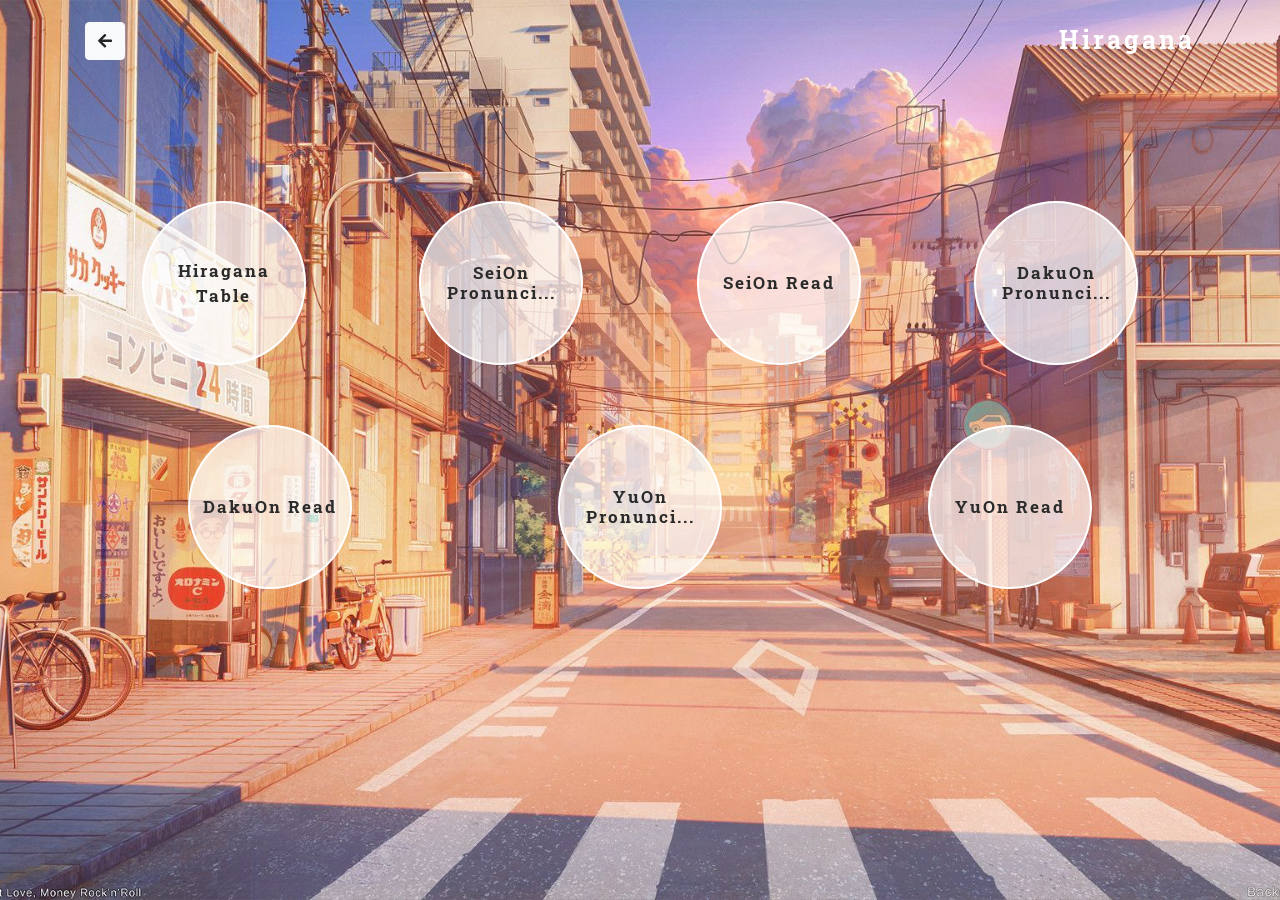
<file: Hiragana/hiragana.html>
<!DOCTYPE html>
<html lang="en">

<head>
    <meta charset="UTF-8">
    <meta http-equiv="X-UA-Compatible" content="IE=edge">
    <meta name="viewport" content="width=device-width, initial-scale=1.0">
    <link rel="stylesheet" href="https://cdn.jsdelivr.net/npm/bootstrap@4.6.0/dist/css/bootstrap.min.css">
    <link rel="icon" href="../img/icon.png">
    <link rel="stylesheet" href="../vendor/feather-icons-web/feather.css">
    <link rel="stylesheet" href="https://pro.fontawesome.com/releases/v5.10.0/css/all.css" />
    <link rel="stylesheet" href="../Hiragana/style/hiragana.css">
    <title>Japan Language Practice</title>
</head>

<body>
    <div class="main-bg">

        <div class="container">
            <div class="d-flex justify-content-between align-items-center  title">
                <a href="../index.html">
                    <button class="btn btn-light">
                        <i class="fas fa-arrow-left"></i>
                     </button>
                </a> Hiragana
            </div>

            <div class="d-flex justify-content-around btn-div">
                <button class="h-btn">
                    <a href="../Hiragana/H_table/h_table.html" class="text-decoration-none"><div class="ti">Hiragana <br> Table</div></a>
                 </button>

                <button class="h-btn">
                    <a href="../Hiragana/H_pron/h_pron.html" class="text-decoration-none"><h5 class="ti">SeiOn Pronunci...</h5></a>
                 </button>

                <button class="h-btn">
                    <a href="../Hiragana/H_read/h_read.html" class="text-decoration-none"><h5 class="ti">SeiOn Read</h5></a>
                 </button>

                <button class="h-btn">
                    <a href="../Hiragana/D_pron/d_pron.html" class="text-decoration-none"><h5 class="ti">DakuOn Pronunci...</h5></a>
                 </button>

                <button class="h-btn">
                    <a href="./D_read/d_read.html" class="text-decoration-none"><h5 class="ti">DakuOn Read</h5></a>
                 </button>

                <button class="h-btn">
                    <a href="#" class="text-decoration-none"><h5 class="ti">YuOn Pronunci...</h5></a>
                 </button>

                <button class="h-btn">
                    <a href="#" class="text-decoration-none"><h5 class="ti">YuOn Read</h5></a>
                 </button>
            </div>

        </div>

    </div>


    <script src="https://code.jquery.com/jquery-3.5.1.slim.min.js"></script>
    <script src="https://cdn.jsdelivr.net/npm/popper.js@1.16.1/dist/umd/popper.min.js"></script>
    <script src="https://cdn.jsdelivr.net/npm/bootstrap@4.6.0/dist/js/bootstrap.min.js"></script>
</body>

</html>
</file>
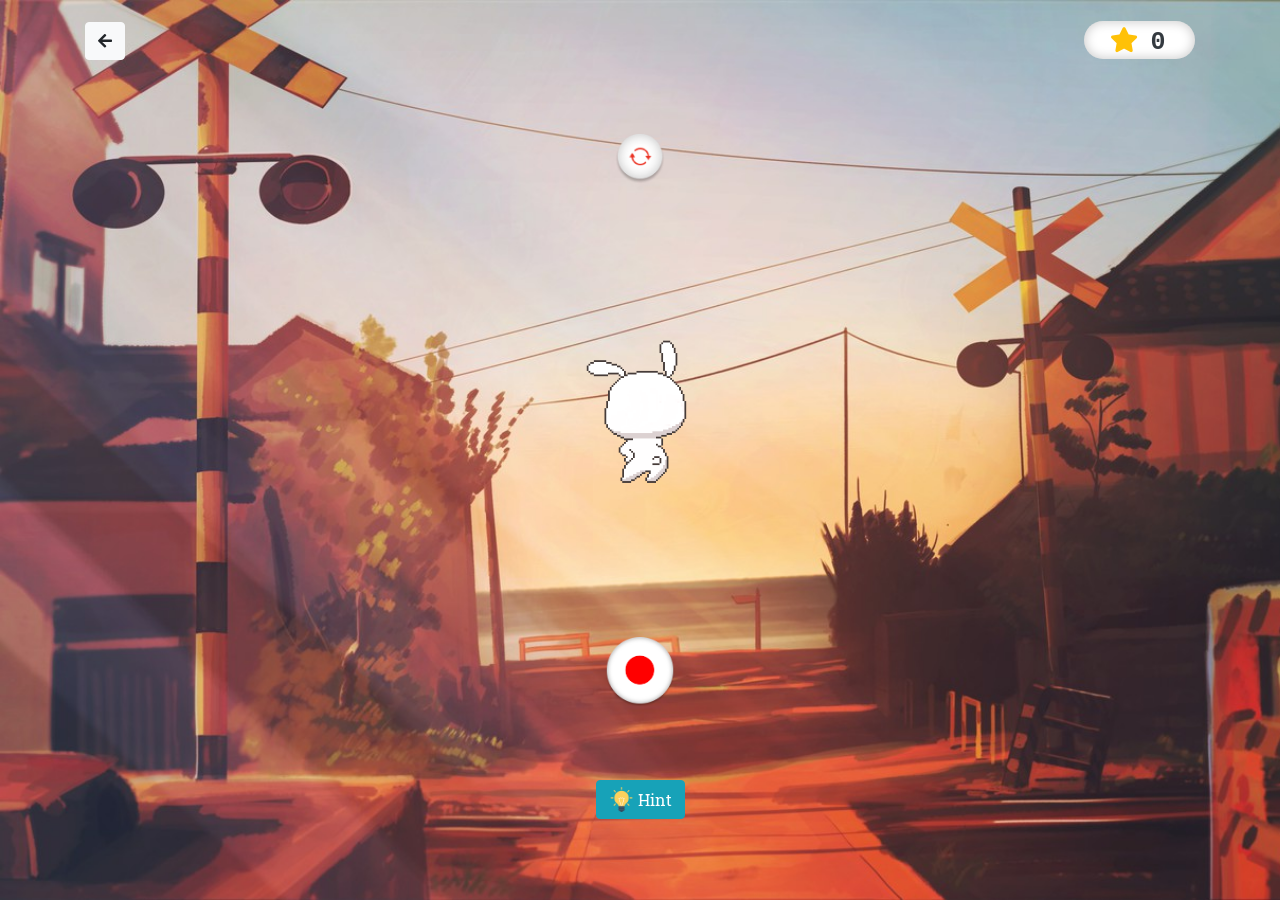
<file: Hiragana/D_pron/d_pron.html>
<!DOCTYPE html>
<html lang="en">

<head>
    <meta charset="UTF-8">
    <meta http-equiv="X-UA-Compatible" content="IE=edge">
    <meta name="viewport" content="width=device-width, initial-scale=1.0">
    <link rel="stylesheet" href="https://cdn.jsdelivr.net/npm/bootstrap@4.6.0/dist/css/bootstrap.min.css">
    <link rel="icon" href="../H_read/img/icon.png">
    <link rel="stylesheet" href="../../vendor/feather-icons-web/feather.css">
    <link rel="stylesheet" href="https://pro.fontawesome.com/releases/v5.10.0/css/all.css" />
    <link rel="stylesheet" href="./d_pron.css">
    <title>Japan Language Practice</title>
</head>

<body>
    <div class="main-bg">

        <div class="container vh-100">

            <div class="d-flex justify-content-between align-items-center  title">
                <a href="../hiragana.html">
                    <button class="btn btn-light">
                        <i class="fas fa-arrow-left"></i>
                     </button>
                </a>
                <div class="score">
                    <i class="fas fa-star text-warning"> <samp class="text-dark" id="Total">0</samp></i>
                </div>
            </div>

            <div class="center">
                <div class="d-flex justify-content-around restart-btn">
                    <a href="#" id="RestartBtn"><img src="./img/restart-buttom.png" class="restart"></a>
                </div>

                <div class="d-flex justify-content-around btn-div">
                    <img src="./img/emoji.gif" class="img" id="Hiragana">
                </div>

                <div class="d-flex justify-content-around restart-btn">
                    <a href="#" id="StartBtn"><img src="./img/start-buttom.png" class="running"></a>
                </div>
            </div>

            <!-- Button trigger modal -->
            <button type="button" class="btn btn-info d-flex m-auto justify-content-center align-items-center" data-toggle="modal" data-target="#exampleModal">
                <img src="./img/idea.png" class="idea mr-1">Hint
            </button>

            <!-- Modal -->
            <div class="modal fade" id="exampleModal" tabindex="-1" aria-labelledby="exampleModalLabel" aria-hidden="true">
                <div class="modal-dialog">
                    <div class="modal-content">
                        <div class="modal-header">
                            <h5 class="modal-title" id="exampleModalLabel">Modal title</h5>
                            <button type="button" class="close" data-dismiss="modal" aria-label="Close">
                        <span aria-hidden="true">&times;</span>
                      </button>
                        </div>
                        <div class="modal-body">
                            <img src="../../img/Hirag/D-Romaji/0.png" class="hint-img" id="Hint">
                        </div>
                        <div class="modal-footer">
                            <button type="button" class="btn btn-secondary" data-dismiss="modal">Close</button>

                        </div>
                    </div>
                </div>
            </div>


        </div>

    </div>


    <script src="https://code.jquery.com/jquery-3.5.1.slim.min.js"></script>
    <script src="https://cdn.jsdelivr.net/npm/popper.js@1.16.1/dist/umd/popper.min.js"></script>
    <script src="https://cdn.jsdelivr.net/npm/bootstrap@4.6.0/dist/js/bootstrap.min.js"></script>
    <script src="./d_pron.js"></script>
</body>

</html>
</file>
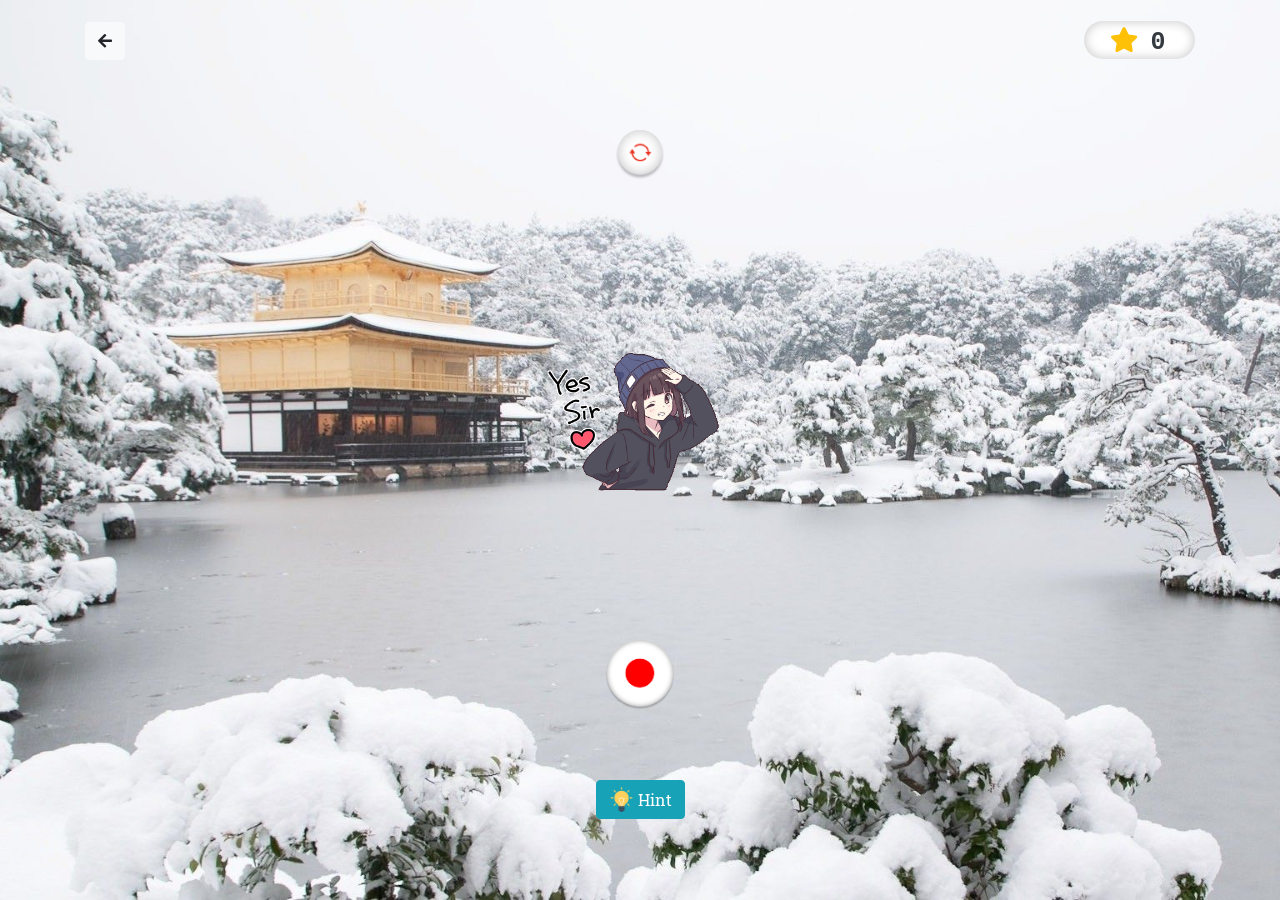
<file: Hiragana/D_read/d_read.html>
<!DOCTYPE html>
<html lang="en">

<head>
    <meta charset="UTF-8">
    <meta http-equiv="X-UA-Compatible" content="IE=edge">
    <meta name="viewport" content="width=device-width, initial-scale=1.0">
    <link rel="stylesheet" href="https://cdn.jsdelivr.net/npm/bootstrap@4.6.0/dist/css/bootstrap.min.css">
    <link rel="icon" href="../H_read/img/icon.png">
    <link rel="stylesheet" href="../../vendor/feather-icons-web/feather.css">
    <link rel="stylesheet" href="https://pro.fontawesome.com/releases/v5.10.0/css/all.css" />
    <link rel="stylesheet" href="./d_read.css">
    <title>Japan Language Practice</title>
</head>

<body>
    <div class="main-bg">

        <div class="container vh-100">

            <div class="d-flex justify-content-between align-items-center  title">
                <a href="../hiragana.html">
                    <button class="btn btn-light">
                        <i class="fas fa-arrow-left"></i>
                     </button>
                </a>
                <div class="score">
                    <i class="fas fa-star text-warning"> <samp class="text-dark" id="Total">0</samp></i>
                </div>
            </div>

            <div class="center">
                <div class="d-flex justify-content-around restart-btn">
                    <a href="#" id="RestartBtn"><img src="./img/restart-buttom.png" class="restart"></a>
                </div>

                <div class="d-flex justify-content-around btn-div">
                    <img src="./img/emoji.gif" class="img" id="Hiragana">
                </div>
                <div class="d-flex justify-content-around restart-btn">
                    <a href="#" id="StartBtn"><img src="./img/start-buttom.png" class="running"></a>
                </div>
            </div>

            <!-- Button trigger modal -->
            <button type="button" class="btn btn-info d-flex m-auto justify-content-center align-items-center" data-toggle="modal" data-target="#exampleModal">
                <img src="./img/idea.png" class="idea mr-1">Hint
            </button>

            <!-- Modal -->
            <div class="modal fade" id="exampleModal" tabindex="-1" aria-labelledby="exampleModalLabel" aria-hidden="true">
                <div class="modal-dialog">
                    <div class="modal-content">
                        <div class="modal-header">
                            <h5 class="modal-title" id="exampleModalLabel">Modal title</h5>
                            <button type="button" class="close" data-dismiss="modal" aria-label="Close">
                        <span aria-hidden="true">&times;</span>
                      </button>
                        </div>
                        <div class="modal-body">
                            <img src="../../img/Hirag/D-Romaji/0.png" class="hint-img" id="Hint">
                        </div>
                        <div class="modal-footer">
                            <button type="button" class="btn btn-secondary" data-dismiss="modal">Close</button>

                        </div>
                    </div>
                </div>
            </div>


        </div>

    </div>


    <script src="https://code.jquery.com/jquery-3.5.1.slim.min.js"></script>
    <script src="https://cdn.jsdelivr.net/npm/popper.js@1.16.1/dist/umd/popper.min.js"></script>
    <script src="https://cdn.jsdelivr.net/npm/bootstrap@4.6.0/dist/js/bootstrap.min.js"></script>
    <script src="./d_read.js"></script>
</body>

</html>
</file>
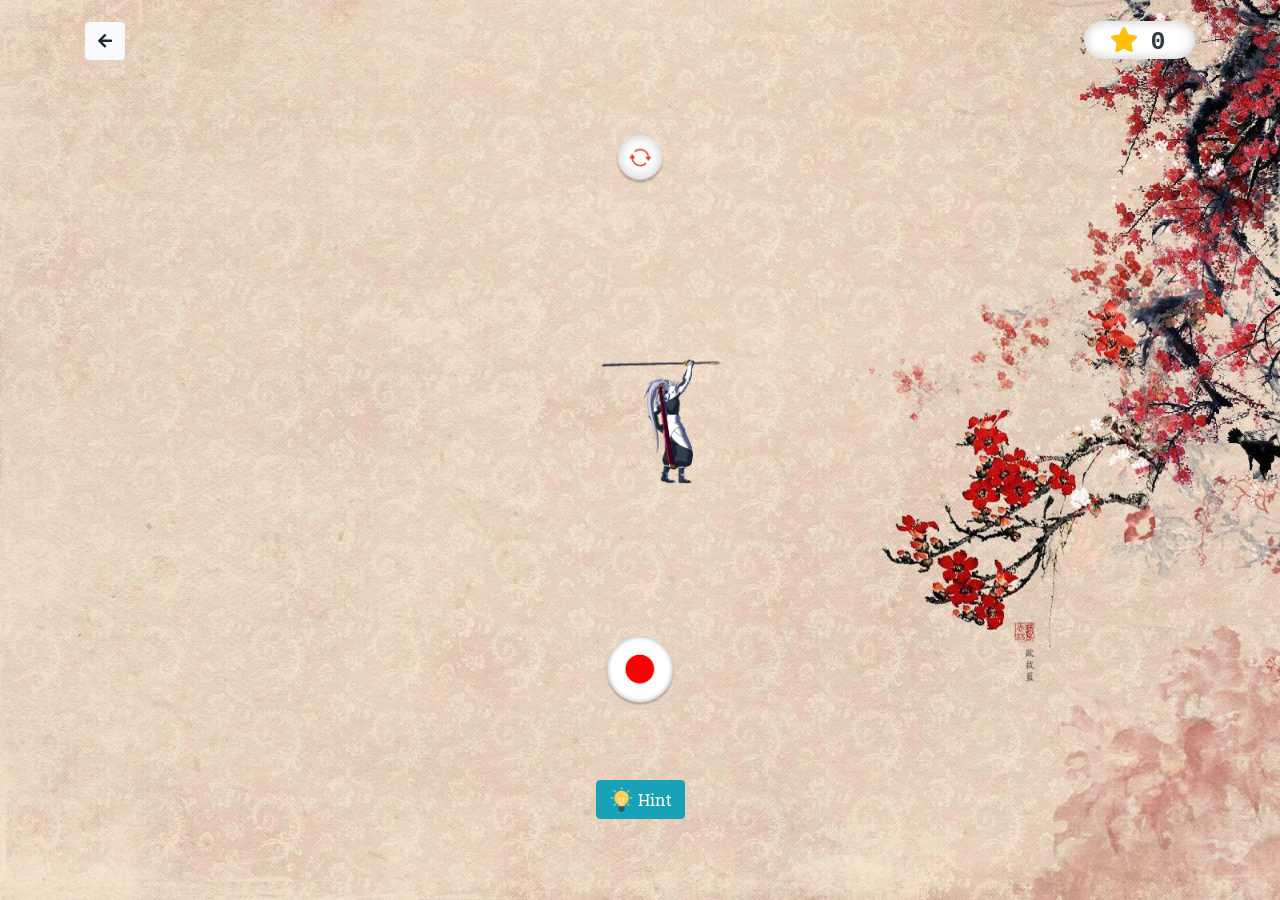
<file: Hiragana/H_pron/h_pron.html>
<!DOCTYPE html>
<html lang="en">

<head>
    <meta charset="UTF-8">
    <meta http-equiv="X-UA-Compatible" content="IE=edge">
    <meta name="viewport" content="width=device-width, initial-scale=1.0">
    <link rel="stylesheet" href="https://cdn.jsdelivr.net/npm/bootstrap@4.6.0/dist/css/bootstrap.min.css">
    <link rel="icon" href="../H_pron/img/icon.png">
    <link rel="stylesheet" href="../../vendor/feather-icons-web/feather.css">
    <link rel="stylesheet" href="https://pro.fontawesome.com/releases/v5.10.0/css/all.css" />
    <link rel="stylesheet" href="./h_pron.css">
    <title>Japan Language Practice</title>
</head>

<body>
    <div class="main-bg">

        <div class="container vh-100">

            <div class="d-flex justify-content-between align-items-center  title">
                <a href="../hiragana.html">
                    <button class="btn btn-light">
                        <i class="fas fa-arrow-left"></i>
                     </button>
                </a>
                <div class="score">
                    <i class="fas fa-star text-warning"> <samp class="text-dark" id="Total">0</samp></i>
                </div>
            </div>

            <div class="center">
                <div class="d-flex justify-content-around restart-btn">
                    <a href="#" id="RestartBtn"><img src="../H_pron/img/restart-buttom.png" class="restart"></a>
                </div>

                <div class="d-flex justify-content-around btn-div">
                    <img src="../H_pron/img/kindo.gif" class="img" id="Hiragana">
                </div>

                <div class="d-flex justify-content-around restart-btn">
                    <a href="#" id="StartBtn"><img src="../H_pron/img/start-buttom.png" class="running"></a>
                </div>
            </div>

            <!-- Button trigger modal -->
            <button type="button" class="btn btn-info d-flex m-auto justify-content-center align-items-center" data-toggle="modal" data-target="#exampleModal">
                <img src="../H_pron/img/idea.png" class="idea mr-1">Hint
            </button>

            <!-- Modal -->
            <div class="modal fade" id="exampleModal" tabindex="-1" aria-labelledby="exampleModalLabel" aria-hidden="true">
                <div class="modal-dialog">
                    <div class="modal-content">
                        <div class="modal-header">
                            <h5 class="modal-title" id="exampleModalLabel">Modal title</h5>
                            <button type="button" class="close" data-dismiss="modal" aria-label="Close">
                        <span aria-hidden="true">&times;</span>
                      </button>
                        </div>
                        <div class="modal-body">
                            <img src="../../img/Hirag/Romaji/0.png" class="hint-img" id="Hint">
                        </div>
                        <div class="modal-footer">
                            <button type="button" class="btn btn-secondary" data-dismiss="modal">Close</button>

                        </div>
                    </div>
                </div>
            </div>


        </div>

    </div>


    <script src="https://code.jquery.com/jquery-3.5.1.slim.min.js"></script>
    <script src="https://cdn.jsdelivr.net/npm/popper.js@1.16.1/dist/umd/popper.min.js"></script>
    <script src="https://cdn.jsdelivr.net/npm/bootstrap@4.6.0/dist/js/bootstrap.min.js"></script>
    <script src="./h_pron.js"></script>
</body>

</html>
</file>
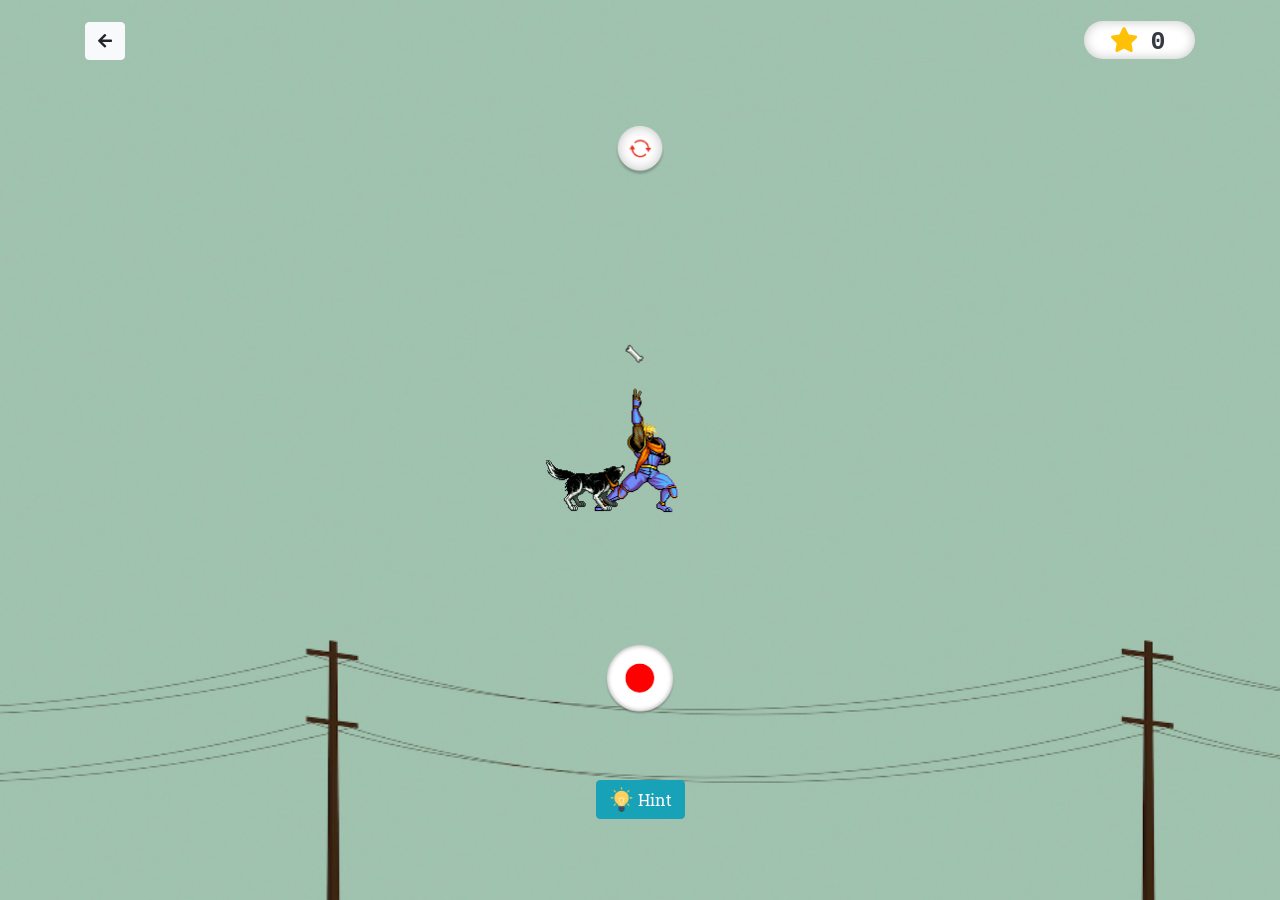
<file: Hiragana/H_read/h_read.html>
<!DOCTYPE html>
<html lang="en">

<head>
    <meta charset="UTF-8">
    <meta http-equiv="X-UA-Compatible" content="IE=edge">
    <meta name="viewport" content="width=device-width, initial-scale=1.0">
    <link rel="stylesheet" href="https://cdn.jsdelivr.net/npm/bootstrap@4.6.0/dist/css/bootstrap.min.css">
    <link rel="icon" href="../H_read/img/icon.png">
    <link rel="stylesheet" href="../../vendor/feather-icons-web/feather.css">
    <link rel="stylesheet" href="https://pro.fontawesome.com/releases/v5.10.0/css/all.css" />
    <link rel="stylesheet" href="./h_read.css">
    <title>Japan Language Practice</title>
</head>

<body>
    <div class="main-bg">

        <div class="container vh-100">

            <div class="d-flex justify-content-between align-items-center  title">
                <a href="../hiragana.html">
                    <button class="btn btn-light">
                        <i class="fas fa-arrow-left"></i>
                     </button>
                </a>
                <div class="score">
                    <i class="fas fa-star text-warning"> <samp class="text-dark" id="Total">0</samp></i>
                </div>
            </div>

            <div class="center">
                <div class="d-flex justify-content-around restart-btn">
                    <a href="#" id="RestartBtn"><img src="../H_read/img/restart-buttom.png" class="restart"></a>
                </div>

                <div class="d-flex justify-content-around btn-div">
                    <img src="../H_read/img/h-read.gif" class="img" id="Hiragana">
                </div>

                <div class="d-flex justify-content-around restart-btn">
                    <a href="#" id="StartBtn"><img src="../H_read/img/start-buttom.png" class="running"></a>
                </div>
            </div>

            <!-- Button trigger modal -->
            <button type="button" class="btn btn-info d-flex m-auto justify-content-center align-items-center" data-toggle="modal" data-target="#exampleModal">
                <img src="../H_read/img/idea.png" class="idea mr-1">Hint
            </button>

            <!-- Modal -->
            <div class="modal fade" id="exampleModal" tabindex="-1" aria-labelledby="exampleModalLabel" aria-hidden="true">
                <div class="modal-dialog">
                    <div class="modal-content">
                        <div class="modal-header">
                            <h5 class="modal-title" id="exampleModalLabel">Modal title</h5>
                            <button type="button" class="close" data-dismiss="modal" aria-label="Close">
                        <span aria-hidden="true">&times;</span>
                      </button>
                        </div>
                        <div class="modal-body">
                            <img src="../../img/Hirag/Romaji/0.png" class="hint-img" id="Hint">
                        </div>
                        <div class="modal-footer">
                            <button type="button" class="btn btn-secondary" data-dismiss="modal">Close</button>

                        </div>
                    </div>
                </div>
            </div>


        </div>

    </div>


    <script src="https://code.jquery.com/jquery-3.5.1.slim.min.js"></script>
    <script src="https://cdn.jsdelivr.net/npm/popper.js@1.16.1/dist/umd/popper.min.js"></script>
    <script src="https://cdn.jsdelivr.net/npm/bootstrap@4.6.0/dist/js/bootstrap.min.js"></script>
    <script src="./h_read.js"></script>
</body>

</html>
</file>
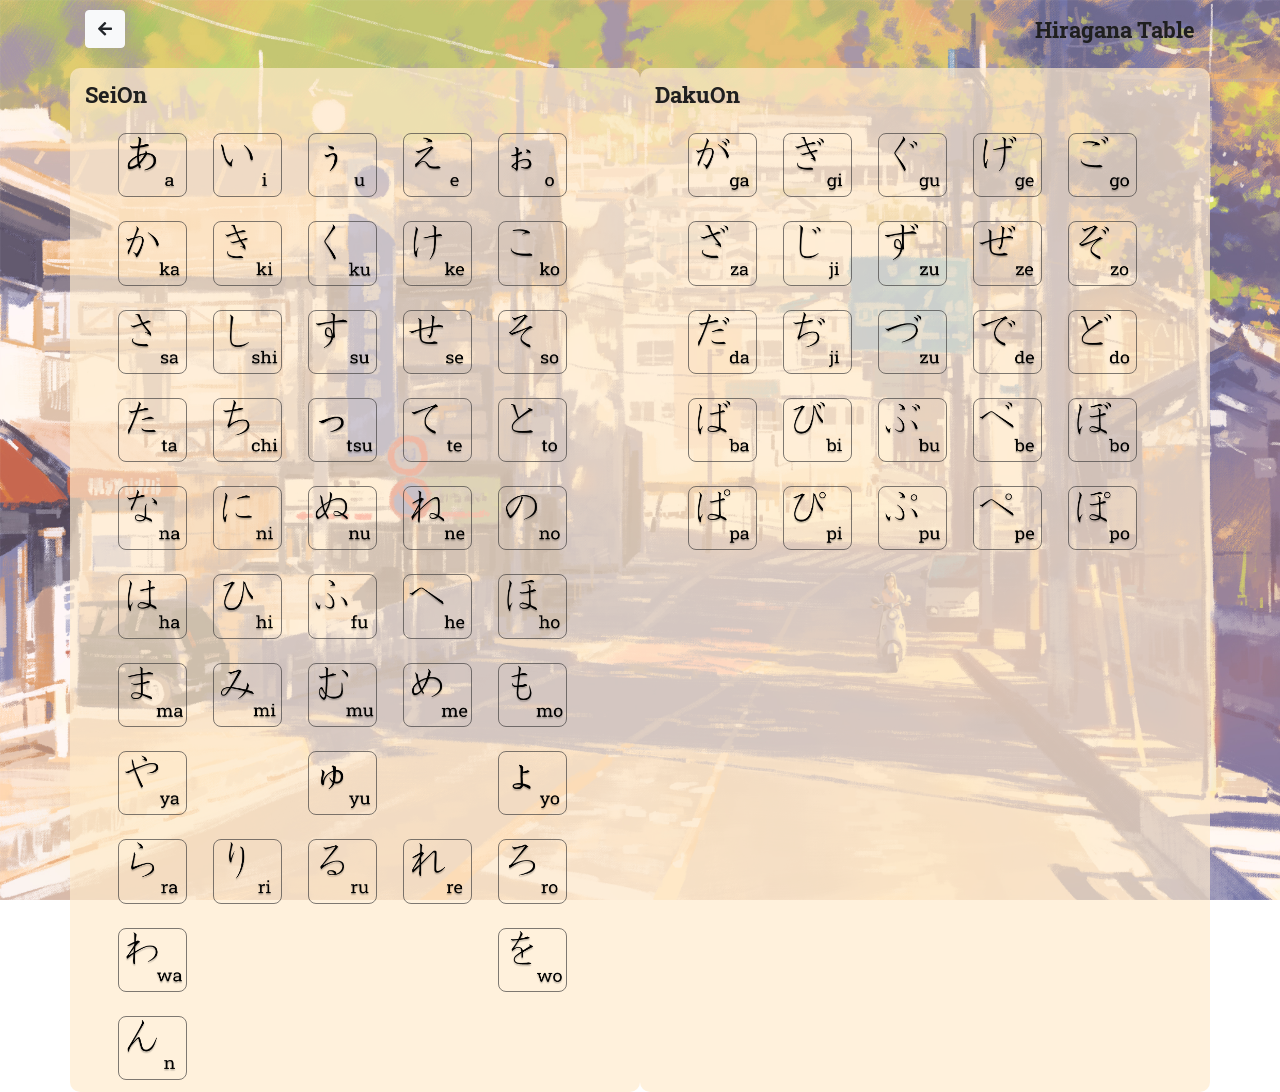
<file: Hiragana/H_table/h_table.html>
<!DOCTYPE html>
<html lang="en">

<head>
    <meta charset="UTF-8">
    <meta http-equiv="X-UA-Compatible" content="IE=edge">
    <meta name="viewport" content="width=device-width, initial-scale=1.0">
    <link rel="stylesheet" href="https://cdn.jsdelivr.net/npm/bootstrap@4.6.0/dist/css/bootstrap.min.css">
    <link rel="icon" href="../H_read/img/icon.png">
    <link rel="stylesheet" href="../../vendor/feather-icons-web/feather.css">
    <link rel="stylesheet" href="https://pro.fontawesome.com/releases/v5.10.0/css/all.css" />
    <link rel="stylesheet" href="./h_table.css">
    <title>Japan Language Practice</title>
</head>

<body>
    <div class="main-bg">

        <div class="container">

            <div class="d-flex justify-content-between align-items-center  title">
                <a href="../hiragana.html">
                    <button class="btn btn-light">
                        <i class="fas fa-arrow-left"></i>
                    </button>
                </a>
                <div class="score">Hiragana Table</div>
            </div>

            <div class="row Table">
                <!-- SeiOn  -->
                <div class="col-12 col-md-6 back-H">
                    <div class="T-title">SeiOn</div>
                    <!-- a -->
                    <div class="row justify-content-center">
                        <div class=" col-2 col-md-2 p-0 hover">
                            <img src="../H_table/img/Hira +Rromaji/1.png" class="word" onclick="run('a')">
                        </div>
                        <div class=" col-2 col-md-2 p-0 hover">
                            <img src="../H_table/img/Hira +Rromaji/2.png" class="word" onclick="run('i')">
                        </div>
                        <div class=" col-2 col-md-2 p-0 hover">
                            <img src="../H_table/img/Hira +Rromaji/3.png" class="word" onclick="run('u')">
                        </div>
                        <div class=" col-2 col-md-2 p-0 hover">
                            <img src="../H_table/img/Hira +Rromaji/4.png" class="word" onclick="run('e')">
                        </div>
                        <div class=" col-2 col-md-2 p-0 hover">
                            <img src="../H_table/img/Hira +Rromaji/5.png" class="word" onclick="run('o')">
                        </div>

                    </div>

                    <!-- ka  -->
                    <div class="row justify-content-center">
                        <div class=" col-2 col-md-2 p-0 hover">
                            <img src="../H_table/img/Hira +Rromaji/6.png" class="word" onclick="run('ka')">
                        </div>
                        <div class=" col-2 col-md-2 p-0 hover">
                            <img src="../H_table/img/Hira +Rromaji/7.png" class="word" onclick="run('ki')">
                        </div>
                        <div class=" col-2 col-md-2 p-0 hover">
                            <img src="../H_table/img/Hira +Rromaji/8.png" class="word" onclick="run('ku')">
                        </div>
                        <div class=" col-2 col-md-2 p-0 hover">
                            <img src="../H_table/img/Hira +Rromaji/9.png" class="word" onclick="run('ke')">
                        </div>
                        <div class=" col-2 col-md-2 p-0 hover">
                            <img src="../H_table/img/Hira +Rromaji/10.png" class="word" onclick="run('ko')">
                        </div>

                    </div>

                    <!-- sa -->
                    <div class="row justify-content-center">
                        <div class=" col-2 col-md-2 p-0 hover">
                            <img src="../H_table/img/Hira +Rromaji/11.png" class="word" onclick="run('sa')">
                        </div>
                        <div class=" col-2 col-md-2 p-0 hover">
                            <img src="../H_table/img/Hira +Rromaji/12.png" class="word" onclick="run('shi')">
                        </div>
                        <div class=" col-2 col-md-2 p-0 hover">
                            <img src="../H_table/img/Hira +Rromaji/13.png" class="word" onclick="run('su')">
                        </div>
                        <div class=" col-2 col-md-2 p-0 hover">
                            <img src="../H_table/img/Hira +Rromaji/14.png" class="word" onclick="run('se')">
                        </div>
                        <div class=" col-2 col-md-2 p-0 hover">
                            <img src="../H_table/img/Hira +Rromaji/15.png" class="word" onclick="run('so')">
                        </div>

                    </div>

                    <!-- ta  -->
                    <div class="row justify-content-center">
                        <div class=" col-2 col-md-2 p-0 hover">
                            <img src="../H_table/img/Hira +Rromaji/16.png" class="word" onclick="run('ta')">
                        </div>
                        <div class=" col-2 col-md-2 p-0 hover">
                            <img src="../H_table/img/Hira +Rromaji/17.png" class="word" onclick="run('chi')">
                        </div>
                        <div class=" col-2 col-md-2 p-0 hover">
                            <img src="../H_table/img/Hira +Rromaji/18.png" class="word" onclick="run('tsu')">
                        </div>
                        <div class=" col-2 col-md-2 p-0 hover">
                            <img src="../H_table/img/Hira +Rromaji/19.png" class="word" onclick="run('te')">
                        </div>
                        <div class=" col-2 col-md-2 p-0 hover">
                            <img src="../H_table/img/Hira +Rromaji/20.png" class="word" onclick="run('to')">
                        </div>

                    </div>

                    <!-- na  -->
                    <div class="row justify-content-center">
                        <div class=" col-2 col-md-2 p-0 hover">
                            <img src="../H_table/img/Hira +Rromaji/21.png" class="word" onclick="run('na')">
                        </div>
                        <div class=" col-2 col-md-2 p-0 hover">
                            <img src="../H_table/img/Hira +Rromaji/22.png" class="word" onclick="run('ni')">
                        </div>
                        <div class=" col-2 col-md-2 p-0 hover">
                            <img src="../H_table/img/Hira +Rromaji/23.png" class="word" onclick="run('nu')">
                        </div>
                        <div class=" col-2 col-md-2 p-0 hover">
                            <img src="../H_table/img/Hira +Rromaji/24.png" class="word" onclick="run('ne')">
                        </div>
                        <div class=" col-2 col-md-2 p-0 hover">
                            <img src="../H_table/img/Hira +Rromaji/25.png" class="word" onclick="run('no')">
                        </div>

                    </div>

                    <!-- ha  -->
                    <div class="row justify-content-center">
                        <div class=" col-2 col-md-2 p-0 hover">
                            <img src="../H_table/img/Hira +Rromaji/26.png" class="word" onclick="run('ha')">
                        </div>
                        <div class=" col-2 col-md-2 p-0 hover">
                            <img src="../H_table/img/Hira +Rromaji/27.png" class="word" onclick="run('hi')">
                        </div>
                        <div class=" col-2 col-md-2 p-0 hover">
                            <img src="../H_table/img/Hira +Rromaji/28.png" class="word" onclick="run('fu')">
                        </div>
                        <div class=" col-2 col-md-2 p-0 hover">
                            <img src="../H_table/img/Hira +Rromaji/29.png" class="word" onclick="run('he')">
                        </div>
                        <div class=" col-2 col-md-2 p-0 hover">
                            <img src="../H_table/img/Hira +Rromaji/30.png" class="word" onclick="run('ho')">
                        </div>

                    </div>

                    <!-- ma  -->
                    <div class="row justify-content-center">
                        <div class=" col-2 col-md-2 p-0 hover">
                            <img src="../H_table/img/Hira +Rromaji/31.png" class="word" onclick="run('ma')">
                        </div>
                        <div class=" col-2 col-md-2 p-0 hover">
                            <img src="../H_table/img/Hira +Rromaji/32.png" class="word" onclick="run('mi')">
                        </div>
                        <div class=" col-2 col-md-2 p-0 hover">
                            <img src="../H_table/img/Hira +Rromaji/33.png" class="word" onclick="run('mu')">
                        </div>
                        <div class=" col-2 col-md-2 p-0 hover">
                            <img src="../H_table/img/Hira +Rromaji/34.png" class="word" onclick="run('me')">
                        </div>
                        <div class=" col-2 col-md-2 p-0 hover">
                            <img src="../H_table/img/Hira +Rromaji/35.png" class="word" onclick="run('mo')">
                        </div>

                    </div>

                    <!-- ya  -->
                    <div class="row justify-content-center">
                        <div class=" col-2 col-md-2 p-0 hover">
                            <img src="../H_table/img/Hira +Rromaji/36.png" class="word" onclick="run('ya')">
                        </div>
                        <div class=" col-2 col-md-2 p-0 hover">
                            <!-- <img src="../H_table/img/Hira +Rromaji/32.png" class="word" onclick="run('yi')"> -->
                        </div>
                        <div class=" col-2 col-md-2 p-0 hover">
                            <img src="../H_table/img/Hira +Rromaji/37.png" class="word" onclick="run('yu')">
                        </div>
                        <div class=" col-2 col-md-2 p-0 hover">
                            <!-- <img src="../H_table/img/Hira +Rromaji/34.png" class="word" onclick="run('ye')"> -->
                        </div>
                        <div class=" col-2 col-md-2 p-0 hover">
                            <img src="../H_table/img/Hira +Rromaji/38.png" class="word" onclick="run('yo')">
                        </div>

                    </div>

                    <!-- ra  -->
                    <div class="row justify-content-center">
                        <div class=" col-2 col-md-2 p-0 hover">
                            <img src="../H_table/img/Hira +Rromaji/39.png" class="word" onclick="run('ra')">
                        </div>
                        <div class=" col-2 col-md-2 p-0 hover">
                            <img src="../H_table/img/Hira +Rromaji/40.png" class="word" onclick="run('ri')">
                        </div>
                        <div class=" col-2 col-md-2 p-0 hover">
                            <img src="../H_table/img/Hira +Rromaji/41.png" class="word" onclick="run('ru')">
                        </div>
                        <div class=" col-2 col-md-2 p-0 hover">
                            <img src="../H_table/img/Hira +Rromaji/42.png" class="word" onclick="run('re')">
                        </div>
                        <div class=" col-2 col-md-2 p-0 hover">
                            <img src="../H_table/img/Hira +Rromaji/43.png" class="word" onclick="run('ro')">
                        </div>

                    </div>

                    <!-- wa  -->
                    <div class="row justify-content-center">
                        <div class=" col-2 col-md-2 p-0 hover">
                            <img src="../H_table/img/Hira +Rromaji/44.png" class="word" onclick="run('wa')">
                        </div>
                        <div class=" col-2 col-md-2 p-0 hover">
                            <!-- <img src="../H_table/img/Hira +Rromaji/40.png" class="word" onclick="run('ri')"> -->
                        </div>
                        <div class=" col-2 col-md-2 p-0 hover">
                            <!-- <img src="../H_table/img/Hira +Rromaji/41.png" class="word" onclick="run('ru')"> -->
                        </div>
                        <div class=" col-2 col-md-2 p-0 hover">
                            <!-- <img src="../H_table/img/Hira +Rromaji/42.png" class="word" onclick="run('re')"> -->
                        </div>
                        <div class=" col-2 col-md-2 p-0 hover">
                            <img src="../H_table/img/Hira +Rromaji/45.png" class="word" onclick="run('wo')">
                        </div>
                    </div>

                    <!-- N  -->
                    <div class="row justify-content-center">
                        <div class=" col-2 col-md-2 p-0 hover">
                            <img src="../H_table/img/Hira +Rromaji/46.png" class="word" onclick="run('N')">
                        </div>
                        <div class=" col-2 col-md-2 p-0">
                            <!-- <img src="../H_table/img/Hira +Rromaji/40.png" class="word" onclick="run('ri')"> -->
                        </div>
                        <div class=" col-2 col-md-2 p-0">
                            <!-- <img src="../H_table/img/Hira +Rromaji/41.png" class="word" onclick="run('ru')"> -->
                        </div>
                        <div class=" col-2 col-md-2 p-0">
                            <!-- <img src="../H_table/img/Hira +Rromaji/42.png" class="word" onclick="run('re')"> -->
                        </div>
                        <div class=" col-2 col-md-2 p-0">
                            <!-- <img src="../H_table/img/Hira +Rromaji/45.png" class="word" onclick="run('wo')"> -->
                        </div>
                    </div>
                </div>

                <!-- Dakuon -->
                <div class="col-12 col-md-6 back-H">
                    <div class="T-title">DakuOn</div>
                    <!-- ga -->
                    <div class="row justify-content-center">
                        <div class=" col-2 col-md-2 p-0 hover">
                            <img src="./img/H-Dakuon + Romaji/1.png" class="word" onclick="dakuon('1')">
                        </div>
                        <div class=" col-2 col-md-2 p-0 hover">
                            <img src="./img/H-Dakuon + Romaji/2.png" class="word" onclick="dakuon('2')">
                        </div>
                        <div class=" col-2 col-md-2 p-0 hover">
                            <img src="./img/H-Dakuon + Romaji/3.png" class="word" onclick="dakuon('3')">
                        </div>
                        <div class=" col-2 col-md-2 p-0 hover">
                            <img src="./img/H-Dakuon + Romaji/4.png" class="word" onclick="dakuon('4')">
                        </div>
                        <div class=" col-2 col-md-2 p-0 hover">
                            <img src="./img/H-Dakuon + Romaji/5.png" class="word" onclick="dakuon('5')">
                        </div>

                    </div>

                    <!-- za  -->
                    <div class="row justify-content-center">
                        <div class=" col-2 col-md-2 p-0 hover">
                            <img src="./img/H-Dakuon + Romaji/6.png" class="word" onclick="dakuon('6')">
                        </div>
                        <div class=" col-2 col-md-2 p-0 hover">
                            <img src="./img/H-Dakuon + Romaji/7.png" class="word" onclick="dakuon('7')">
                        </div>
                        <div class=" col-2 col-md-2 p-0 hover">
                            <img src="./img/H-Dakuon + Romaji/8.png" class="word" onclick="dakuon('8')">
                        </div>
                        <div class=" col-2 col-md-2 p-0 hover">
                            <img src="./img/H-Dakuon + Romaji/9.png" class="word" onclick="dakuon('9')">
                        </div>
                        <div class=" col-2 col-md-2 p-0 hover">
                            <img src="./img/H-Dakuon + Romaji/10.png" class="word" onclick="dakuon('10')">
                        </div>

                    </div>

                    <!-- da  -->
                    <div class="row justify-content-center">
                        <div class=" col-2 col-md-2 p-0 hover">
                            <img src="./img/H-Dakuon + Romaji/11.png" class="word" onclick="dakuon('11')">
                        </div>
                        <div class=" col-2 col-md-2 p-0 hover">
                            <img src="./img/H-Dakuon + Romaji/12.png" class="word" onclick="dakuon('12')">
                        </div>
                        <div class=" col-2 col-md-2 p-0 hover">
                            <img src="./img/H-Dakuon + Romaji/13.png" class="word" onclick="dakuon('13')">
                        </div>
                        <div class=" col-2 col-md-2 p-0 hover">
                            <img src="./img/H-Dakuon + Romaji/14.png" class="word" onclick="dakuon('14')">
                        </div>
                        <div class=" col-2 col-md-2 p-0 hover">
                            <img src="./img/H-Dakuon + Romaji/15.png" class="word" onclick="dakuon('15')">
                        </div>

                    </div>

                    <!-- ba  -->
                    <div class="row justify-content-center">
                        <div class=" col-2 col-md-2 p-0 hover">
                            <img src="./img/H-Dakuon + Romaji/16.png" class="word" onclick="dakuon('16')">
                        </div>
                        <div class=" col-2 col-md-2 p-0 hover">
                            <img src="./img/H-Dakuon + Romaji/17.png" class="word" onclick="dakuon('17')">
                        </div>
                        <div class=" col-2 col-md-2 p-0 hover">
                            <img src="./img/H-Dakuon + Romaji/18.png" class="word" onclick="dakuon('18')">
                        </div>
                        <div class=" col-2 col-md-2 p-0 hover">
                            <img src="./img/H-Dakuon + Romaji/19.png" class="word" onclick="dakuon('19')">
                        </div>
                        <div class=" col-2 col-md-2 p-0 hover">
                            <img src="./img/H-Dakuon + Romaji/20.png" class="word" onclick="dakuon('20')">
                        </div>

                    </div>

                    <!-- pa  -->
                    <div class="row justify-content-center">
                        <div class=" col-2 col-md-2 p-0 hover">
                            <img src="./img/H-Dakuon + Romaji/21.png" class="word" onclick="dakuon('21')">
                        </div>
                        <div class=" col-2 col-md-2 p-0 hover">
                            <img src="./img/H-Dakuon + Romaji/22.png" class="word" onclick="dakuon('22')">
                        </div>
                        <div class=" col-2 col-md-2 p-0 hover">
                            <img src="./img/H-Dakuon + Romaji/23.png" class="word" onclick="dakuon('23')">
                        </div>
                        <div class=" col-2 col-md-2 p-0 hover">
                            <img src="./img/H-Dakuon + Romaji/24.png" class="word" onclick="dakuon('24')">
                        </div>
                        <div class=" col-2 col-md-2 p-0 hover">
                            <img src="./img/H-Dakuon + Romaji/25.png" class="word" onclick="dakuon('25')">
                        </div>

                    </div>
                </div>
            </div>
        </div>

    </div>


    <audio src="./mp3/H- Dakuon/1.mp3"></audio>


    <script src="https://code.jquery.com/jquery-3.5.1.slim.min.js"></script>
    <script src="https://cdn.jsdelivr.net/npm/popper.js@1.16.1/dist/umd/popper.min.js"></script>
    <script src="https://cdn.jsdelivr.net/npm/bootstrap@4.6.0/dist/js/bootstrap.min.js"></script>
    <script src="./h_table.js"></script>
</body>

</html>
</file>
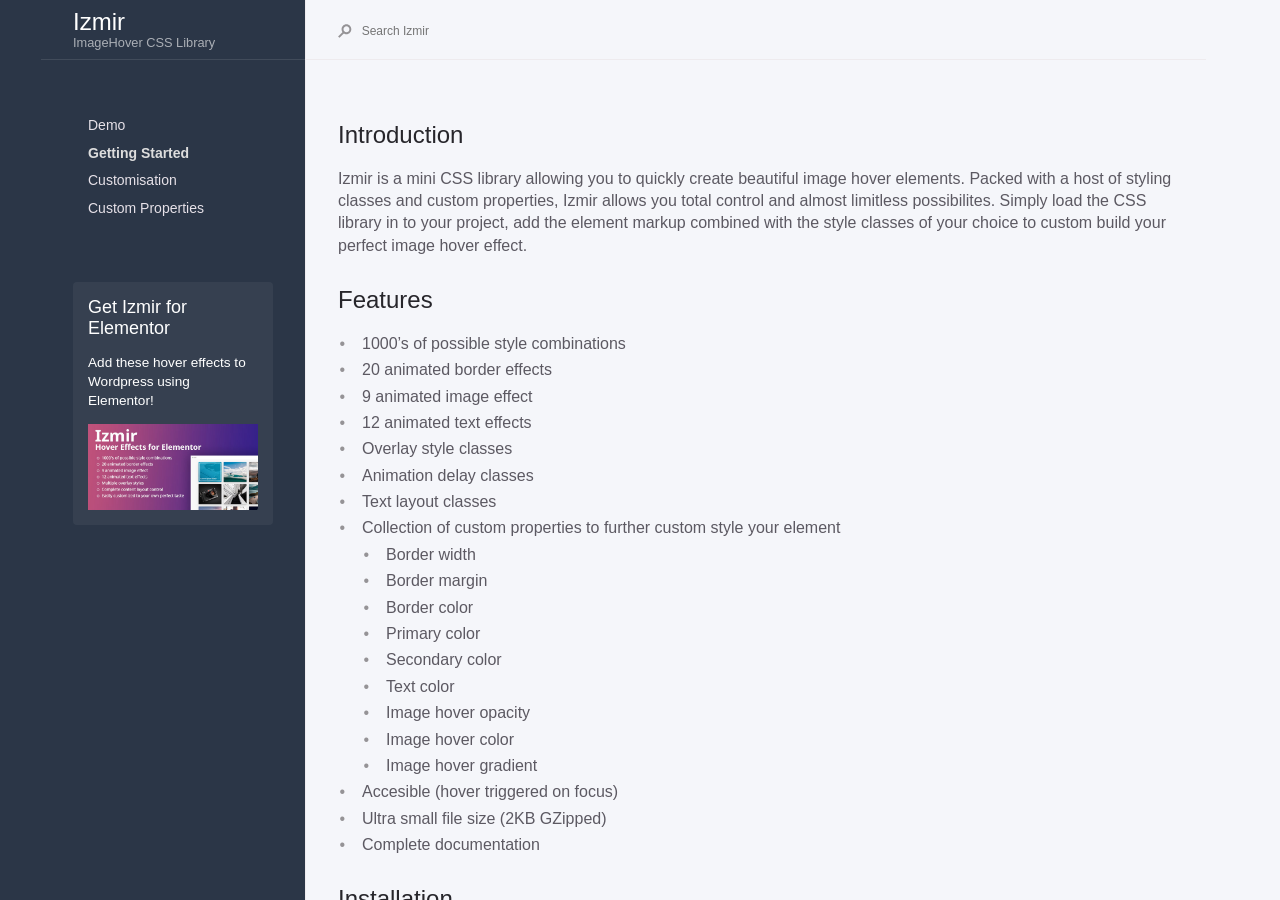
<file: vendor/Izmir-master/docs/1A-getting-started.html>
<!DOCTYPE html>

<html lang="en-US">
<head>
    <meta charset="UTF-8">
    <meta http-equiv="X-UA-Compatible" content="IE=Edge">
    <meta name="viewport" content="width=device-width, initial-scale=1">
    
    <title>Getting Started - Izmir</title>
    
    <link rel="shortcut icon" href="favicon.ico" type="image/x-icon">
    <link rel="stylesheet" href="assets/css/just-the-docs.css">
    <link rel="stylesheet" href="assets/css/izmir.css">
    <link rel="stylesheet" href="assets/css/docs.css">
    <link rel="stylesheet" href="assets/css/fontawesome.min.css">
    <link rel="stylesheet" href="assets/css/fa-solid.min.css">
    
    <script src="assets/js/vendor/lunr.min.js"></script>
    <script src="assets/js/just-the-docs.js"></script>

    <!-- Begin Jekyll SEO tag v2.6.1 -->
<meta name="generator" content="Jekyll v3.8.6" />
<meta property="og:title" content="Getting Started" />
<meta property="og:locale" content="en_US" />
<meta name="description" content="ImageHover CSS Library" />
<meta property="og:description" content="ImageHover CSS Library" />
<link rel="canonical" href="1A-getting-started.html" />
<meta property="og:url" content="1A-getting-started.html" />
<meta property="og:site_name" content="Izmir" />
<script type="application/ld+json">
{"@type":"WebPage","headline":"Getting Started","url":"1A-getting-started.html","description":"ImageHover CSS Library","@context":"https://schema.org"}</script>
<!-- End Jekyll SEO tag -->

</head>


<body>

    <div class="page-wrap">
        <div class="side-bar">
            <a href="getting-started.html" class="site-title fs-6 lh-tight">Izmir<span>ImageHover CSS Library</span></a>
            <span class="fs-3"><button class="js-main-nav-trigger navigation-list-toggle btn btn-outline" type="button" data-text-toggle="Hide">Menu</button></span>
            <div class="navigation main-nav js-main-nav">
                <nav role="navigation" aria-label="Main navigation">
  <ul class="navigation-list">
    <li class="navigation-list-item">
      <a href="demo.html" class="navigation-list-link">Demo</a>
    </li>
    <li class="navigation-list-item active">
      <a href="1A-getting-started.html" class="navigation-list-link active">Getting Started</a>
    </li>
    <li class="navigation-list-item">
      <a href="2A-customisation.html" class="navigation-list-link">Customisation</a>
      <ul class="navigation-list-child-list ">
        <li class="navigation-list-item ">
          <a href="2B-border-animation.html" class="navigation-list-link">Border Animation</a>
        </li>
        <li class="navigation-list-item ">
          <a href="2C-image-animation.html" class="navigation-list-link">Image Animation</a>
        </li>
        <li class="navigation-list-item ">
          <a href="2D-text-animation.html" class="navigation-list-link">Text Animation</a>
        </li>
        <li class="navigation-list-item ">
          <a href="2E-overlay-style.html" class="navigation-list-link">Overlay Style</a>
        </li>
        <li class="navigation-list-item ">
          <a href="2G-caption-layout.html" class="navigation-list-link">Caption Layout</a>
        </li>
        <li class="navigation-list-item ">
          <a href="2F-animation-delay.html" class="navigation-list-link">Animation Delay</a>
        </li>
      </ul>
    </li>
    <li class="navigation-list-item">
      <a href="3A-custom-properties.html" class="navigation-list-link">Custom Properties</a>
    </li>
  </ul>
</nav>

                <div class="cc-izmir">
                    <a href="https://codecanyon.net/item/izmir-hover-effects-for-elementor/24704473">
                        <h3>Get Izmir for Elementor</h3>
                        <p>Add these hover effects to Wordpress using Elementor!</p>
                        <img src="assets/images/izmir-elementor.jpg" alt="Sample Image">
                    </a>
                </div>
            </div>
        </div>
        <div class="main-content-wrap js-main-content" tabindex="0">
            <div class="page-header">
                <div class="main-content">
                    
                    <div class="search js-search">
                        <div class="search-input-wrap">
                            <input type="text" class="js-search-input search-input" tabindex="0" placeholder="Search Izmir" aria-label="Search Izmir" autocomplete="off">
                            <svg width="14" height="14" viewBox="0 0 28 28" xmlns="http://www.w3.org/2000/svg" class="search-icon">
                                <title>Search</title>
                                <g fill-rule="nonzero">
                                    <path d="M17.332 20.735c-5.537 0-10-4.6-10-10.247 0-5.646 4.463-10.247 10-10.247 5.536 0 10 4.601 10 10.247s-4.464 10.247-10 10.247zm0-4c3.3 0 6-2.783 6-6.247 0-3.463-2.7-6.247-6-6.247s-6 2.784-6 6.247c0 3.464 2.7 6.247 6 6.247z" />
                                    <path d="M11.672 13.791L.192 25.271 3.02 28.1 14.5 16.62z" />
                                </g>
                            </svg>
                        </div>
                        <div class="js-search-results search-results-wrap"></div>
                    </div>
                    
                    
                </div>
            </div>
            <div class="main-content">
                
                
                
                <div id="main-content" class="page-content" role="main">
                    <h2 id="introduction">Introduction</h2>

<p>Izmir is a mini CSS library allowing you to quickly create beautiful image hover elements. Packed with a host of styling classes and custom properties, Izmir allows you total control and almost limitless possibilites. Simply load the CSS library in to your project, add the element markup combined with the style classes of your choice to custom build your perfect image hover effect.</p>

<h2 id="features">Features</h2>

<ul>
  <li>1000’s of possible style combinations</li>
  <li>20 animated border effects</li>
  <li>9 animated image effect</li>
  <li>12 animated text effects</li>
  <li>Overlay style classes</li>
  <li>Animation delay classes</li>
  <li>Text layout classes</li>
  <li>Collection of custom properties to further custom style your element
    <ul>
      <li>Border width</li>
      <li>Border margin</li>
      <li>Border color</li>
      <li>Primary color</li>
      <li>Secondary color</li>
      <li>Text color</li>
      <li>Image hover opacity</li>
      <li>Image hover color</li>
      <li>Image hover gradient</li>
    </ul>
  </li>
  <li>Accesible (hover triggered on focus)</li>
  <li>Ultra small file size (2KB GZipped)</li>
  <li>Complete documentation</li>
</ul>

<h2 id="installation">Installation</h2>

<ol>
  <li>Extract and copy the CSS files in the root of your download folder to your projects CSS folder.</li>
  <li>Include a link to the CSS your document’s <code class="highlighter-rouge">&lt;head&gt;</code> tags</li>
</ol>

<div class="language-html highlighter-rouge"><div class="highlight"><pre class="highlight"><code><span class="nt">&lt;link</span> <span class="na">rel=</span><span class="s">"stylesheet"</span> <span class="na">href=</span><span class="s">"css/izmir.min.css"</span><span class="nt">&gt;</span>
</code></pre></div></div>

<ol>
  <li>Use the following markup to create the most basic instance of an image hover element..</li>
</ol>

<div class="language-html highlighter-rouge"><div class="highlight"><pre class="highlight"><code><span class="nt">&lt;figure</span> <span class="na">class=</span><span class="s">"c4-izmir"</span><span class="nt">&gt;</span>
  <span class="nt">&lt;img</span> <span class="na">src=</span><span class="s">"https://source.unsplash.com/FaPxZ88yZrw/400x300"</span> <span class="na">alt=</span><span class="s">"Sample Image"</span><span class="nt">&gt;</span>
  <span class="nt">&lt;figcaption&gt;</span>
      <span class="nt">&lt;h3&gt;</span>
        Some sample text
      <span class="nt">&lt;/h3&gt;</span>
    <span class="nt">&lt;/div&gt;</span>
<span class="nt">&lt;/figure&gt;</span>
</code></pre></div></div>

<figure class="c4-izmir" style="max-width: 380px;">
	<img src="assets/images/image04.jpg" alt="Sample Image" />
	<figcaption>
		<h3>
			Some sample text
		</h3>
    </figcaption>
</figure>


                    
                </div>
            </div>
        </div>
    </div>

</body>

</html>
</file>
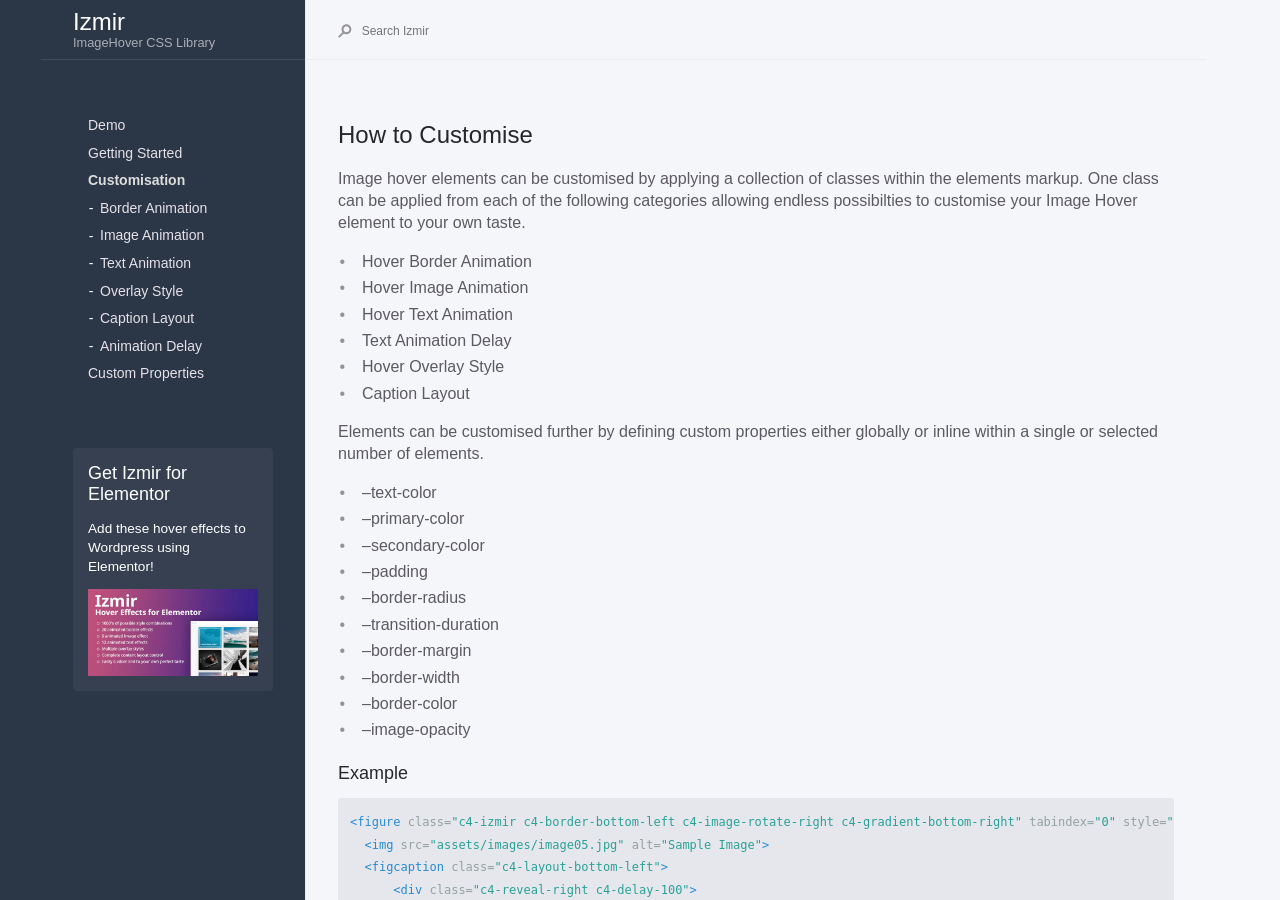
<file: vendor/Izmir-master/docs/2A-customisation.html>
<!DOCTYPE html>

<html lang="en-US">
<head>
    <meta charset="UTF-8">
    <meta http-equiv="X-UA-Compatible" content="IE=Edge">
	<meta name="viewport" content="width=device-width, initial-scale=1">
    
    <title>Customisation - Izmir</title>
    
    <link rel="shortcut icon" href="favicon.ico" type="image/x-icon">
    <link rel="stylesheet" href="assets/css/just-the-docs.css">
    <link rel="stylesheet" href="assets/css/izmir.css">
    <link rel="stylesheet" href="assets/css/docs.css">
    <link rel="stylesheet" href="assets/css/fontawesome.min.css">
    <link rel="stylesheet" href="assets/css/fa-solid.min.css">
    
    <script src="assets/js/vendor/lunr.min.js"></script>
    <script src="assets/js/just-the-docs.js"></script>

    <!-- Begin Jekyll SEO tag v2.6.1 -->
<meta name="generator" content="Jekyll v3.8.6" />
<meta property="og:title" content="Customisation" />
<meta property="og:locale" content="en_US" />
<meta name="description" content="ImageHover CSS Library" />
<meta property="og:description" content="ImageHover CSS Library" />
<link rel="canonical" href="2A-customisation.html" />
<meta property="og:url" content="2A-customisation.html" />
<meta property="og:site_name" content="Izmir" />
<script type="application/ld+json">
{"@type":"WebPage","headline":"Customisation","url":"2A-customisation.html","description":"ImageHover CSS Library","@context":"https://schema.org"}</script>
<!-- End Jekyll SEO tag -->

</head>


<body>

    <div class="page-wrap">
        <div class="side-bar">
            <a href="getting-started.html" class="site-title fs-6 lh-tight">Izmir<span>ImageHover CSS Library</span></a>
            <span class="fs-3"><button class="js-main-nav-trigger navigation-list-toggle btn btn-outline" type="button" data-text-toggle="Hide">Menu</button></span>
            <div class="navigation main-nav js-main-nav">
                <nav role="navigation" aria-label="Main navigation">
  <ul class="navigation-list">
    <li class="navigation-list-item">
      <a href="demo.html" class="navigation-list-link">Demo</a>
    </li>
    <li class="navigation-list-item">
      <a href="1A-getting-started.html" class="navigation-list-link">Getting Started</a>
    </li>
    <li class="navigation-list-item active">
      <a href="2A-customisation.html" class="navigation-list-link active">Customisation</a>
      <ul class="navigation-list-child-list ">
        <li class="navigation-list-item ">
          <a href="2B-border-animation.html" class="navigation-list-link">Border Animation</a>
        </li>
        <li class="navigation-list-item ">
          <a href="2C-image-animation.html" class="navigation-list-link">Image Animation</a>
        </li>
        <li class="navigation-list-item ">
          <a href="2D-text-animation.html" class="navigation-list-link">Text Animation</a>
        </li>
        <li class="navigation-list-item ">
          <a href="2E-overlay-style.html" class="navigation-list-link">Overlay Style</a>
        </li>
        <li class="navigation-list-item ">
          <a href="2G-caption-layout.html" class="navigation-list-link">Caption Layout</a>
        </li>
        <li class="navigation-list-item ">
          <a href="2F-animation-delay.html" class="navigation-list-link">Animation Delay</a>
        </li>
      </ul>
    </li>
    <li class="navigation-list-item">
      <a href="3A-custom-properties.html" class="navigation-list-link">Custom Properties</a>
    </li>
  </ul>
</nav>

                <div class="cc-izmir">
                    <a href="https://codecanyon.net/item/izmir-hover-effects-for-elementor/24704473">
                        <h3>Get Izmir for Elementor</h3>
                        <p>Add these hover effects to Wordpress using Elementor!</p>
                        <img src="assets/images/izmir-elementor.jpg" alt="Sample Image">
                    </a>
                </div>
            </div>
        </div>
        <div class="main-content-wrap js-main-content" tabindex="0">
            <div class="page-header">
                <div class="main-content">
                    
                    <div class="search js-search">
                        <div class="search-input-wrap">
                            <input type="text" class="js-search-input search-input" tabindex="0" placeholder="Search Izmir" aria-label="Search Izmir" autocomplete="off">
                            <svg width="14" height="14" viewBox="0 0 28 28" xmlns="http://www.w3.org/2000/svg" class="search-icon">
                                <title>Search</title>
                                <g fill-rule="nonzero">
                                    <path d="M17.332 20.735c-5.537 0-10-4.6-10-10.247 0-5.646 4.463-10.247 10-10.247 5.536 0 10 4.601 10 10.247s-4.464 10.247-10 10.247zm0-4c3.3 0 6-2.783 6-6.247 0-3.463-2.7-6.247-6-6.247s-6 2.784-6 6.247c0 3.464 2.7 6.247 6 6.247z" />
                                    <path d="M11.672 13.791L.192 25.271 3.02 28.1 14.5 16.62z" />
                                </g>
                            </svg>
                        </div>
                        <div class="js-search-results search-results-wrap"></div>
                    </div>
                    
                    
                </div>
            </div>
            <div class="main-content">
                
                
                
                <div id="main-content" class="page-content" role="main">
                    <h2 id="how-to-customise">How to Customise</h2>
<p>Image hover elements can be customised by applying a collection of classes within the elements markup. One class can be applied from each of the following categories allowing endless possibilties to customise your Image Hover element to your own taste.</p>

<ul>
  <li>Hover Border Animation</li>
  <li>Hover Image Animation</li>
  <li>Hover Text Animation</li>
  <li>Text Animation Delay</li>
  <li>Hover Overlay Style</li>
  <li>Caption Layout</li>
</ul>

<p>Elements can be customised further by defining custom properties either globally or inline within a single or selected number of elements.</p>

<ul>
  <li>–text-color</li>
  <li>–primary-color</li>
  <li>–secondary-color</li>
  <li>–padding</li>
  <li>–border-radius</li>
  <li>–transition-duration</li>
  <li>–border-margin</li>
  <li>–border-width</li>
  <li>–border-color</li>
  <li>–image-opacity</li>
</ul>

<h3 id="example">Example</h3>

<div class="language-html highlighter-rouge"><div class="highlight"><pre class="highlight"><code><span class="nt">&lt;figure</span> <span class="na">class=</span><span class="s">"c4-izmir c4-border-bottom-left c4-image-rotate-right c4-gradient-bottom-right"</span> <span class="na">tabindex=</span><span class="s">"0"</span> <span class="na">style=</span><span class="s">"--primary-color: #f12711; --secondary-color: #f5af19; --image-opacity: .1;"</span><span class="nt">&gt;</span>
  <span class="nt">&lt;img</span> <span class="na">src=</span><span class="s">"assets/images/image05.jpg"</span> <span class="na">alt=</span><span class="s">"Sample Image"</span><span class="nt">&gt;</span>
  <span class="nt">&lt;figcaption</span> <span class="na">class=</span><span class="s">"c4-layout-bottom-left"</span><span class="nt">&gt;</span>
      <span class="nt">&lt;div</span> <span class="na">class=</span><span class="s">"c4-reveal-right c4-delay-100"</span><span class="nt">&gt;</span>
        <span class="nt">&lt;h3&gt;</span>
          Creative Control
        <span class="nt">&lt;/h3&gt;</span>
      <span class="nt">&lt;/div&gt;</span>
  <span class="nt">&lt;/figcaption&gt;</span>
<span class="nt">&lt;/figure&gt;</span>
</code></pre></div></div>

<div class="col-2">
  <figure class="c4-izmir c4-border-bottom-left c4-image-rotate-right c4-gradient-bottom-right" tabindex="0" style="--primary-color: #f12711; --secondary-color: #f5af19; --image-opacity: .1;">
    <img src="assets/images/image05.jpg" alt="Sample Image" />
    <figcaption class="c4-layout-bottom-left">
      <div class="c4-reveal-right c4-delay-100">
        <h3>
          Creative Control
        </h3>
      </div>
    </figcaption>
  </figure>
</div>


                    
                    <hr>
                    <h2 class="text-delta">Table of contents</h2>
                    
                    <ul>
                        
                        
                        
                        
                        
                        
                        
                        
                        
                        
                        <li>
                            <a href="2B-border-animation.html">Border Animation</a>
                        </li>
                        
                        
                        
                        <li>
                            <a href="2C-image-animation.html">Image Animation</a>
                        </li>
                        
                        
                        
                        
                        
                        <li>
                            <a href="2D-text-animation.html">Text Animation</a>
                        </li>
                        
                        
                        
                        
                        
                        <li>
                            <a href="2E-overlay-style.html">Overlay Style</a>
                        </li>
                        
                        
                        
                        
                        
                        <li>
                            <a href="2F-animation-delay.html">Animation Delay</a>
                        </li>
                        
                        
                        
                        <li>
                            <a href="2G-caption-layout.html">Caption Layout</a>
                        </li>
                        
                        
                    </ul>
                    
                </div>
            </div>
        </div>
    </div>

</body>

</html>
</file>
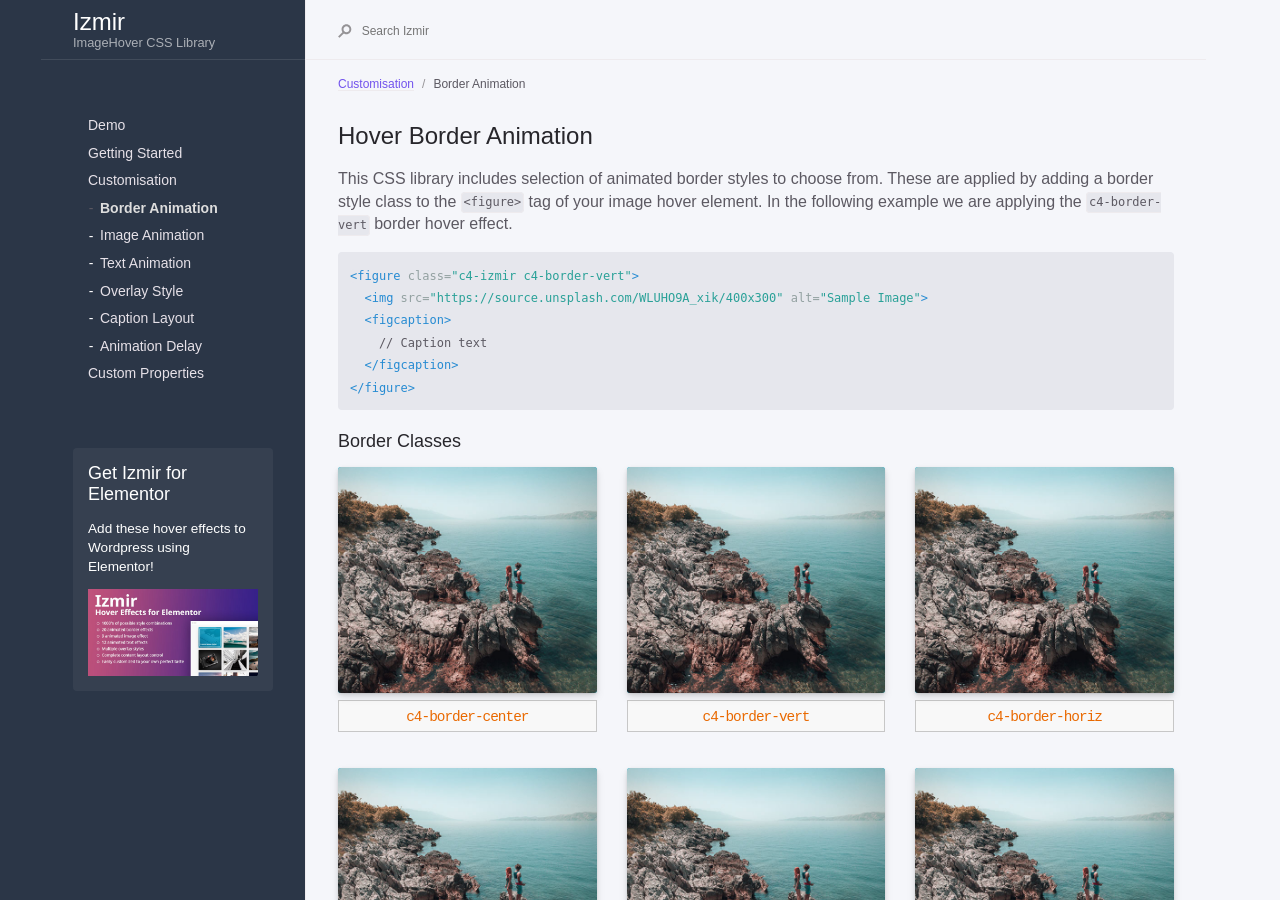
<file: vendor/Izmir-master/docs/2B-border-animation.html>
<!DOCTYPE html>

<html lang="en-US">
<head>
    <meta charset="UTF-8">
    <meta http-equiv="X-UA-Compatible" content="IE=Edge">
    <meta name="viewport" content="width=device-width, initial-scale=1">
    
    <title>Border Animation - Izmir</title>
    
    <link rel="shortcut icon" href="favicon.ico" type="image/x-icon">
    <link rel="stylesheet" href="assets/css/just-the-docs.css">
    <link rel="stylesheet" href="assets/css/izmir.css">
    <link rel="stylesheet" href="assets/css/docs.css">
    <link rel="stylesheet" href="assets/css/fontawesome.min.css">
    <link rel="stylesheet" href="assets/css/fa-solid.min.css">
    
    <script src="assets/js/vendor/lunr.min.js"></script>
    <script src="assets/js/just-the-docs.js"></script>

    <!-- Begin Jekyll SEO tag v2.6.1 -->
<meta name="generator" content="Jekyll v3.8.6" />
<meta property="og:title" content="Border Animation" />
<meta property="og:locale" content="en_US" />
<meta name="description" content="ImageHover CSS Library" />
<meta property="og:description" content="ImageHover CSS Library" />
<link rel="canonical" href="2B-border-animation.html" />
<meta property="og:url" content="2B-border-animation.html" />
<meta property="og:site_name" content="Izmir" />
<script type="application/ld+json">
{"@type":"WebPage","headline":"Border Animation","url":"2B-border-animation.html","description":"ImageHover CSS Library","@context":"https://schema.org"}</script>
<!-- End Jekyll SEO tag -->

</head>


<body>

    <div class="page-wrap">
        <div class="side-bar">
            <a href="getting-started.html" class="site-title fs-6 lh-tight">Izmir<span>ImageHover CSS Library</span></a>
            <span class="fs-3"><button class="js-main-nav-trigger navigation-list-toggle btn btn-outline" type="button" data-text-toggle="Hide">Menu</button></span>
            <div class="navigation main-nav js-main-nav">
                <nav role="navigation" aria-label="Main navigation">
  <ul class="navigation-list">
    <li class="navigation-list-item">
      <a href="demo.html" class="navigation-list-link">Demo</a>
    </li>
    <li class="navigation-list-item">
      <a href="1A-getting-started.html" class="navigation-list-link">Getting Started</a>
    </li>
    <li class="navigation-list-item active">
      <a href="2A-customisation.html" class="navigation-list-link">Customisation</a>
      <ul class="navigation-list-child-list ">
        <li class="navigation-list-item  active">
          <a href="2B-border-animation.html" class="navigation-list-link active">Border Animation</a>
        </li>
        <li class="navigation-list-item ">
          <a href="2C-image-animation.html" class="navigation-list-link">Image Animation</a>
        </li>
        <li class="navigation-list-item ">
          <a href="2D-text-animation.html" class="navigation-list-link">Text Animation</a>
        </li>
        <li class="navigation-list-item ">
          <a href="2E-overlay-style.html" class="navigation-list-link">Overlay Style</a>
        </li>
        <li class="navigation-list-item ">
          <a href="2G-caption-layout.html" class="navigation-list-link">Caption Layout</a>
        </li>
        <li class="navigation-list-item ">
          <a href="2F-animation-delay.html" class="navigation-list-link">Animation Delay</a>
        </li>
      </ul>
    </li>
    <li class="navigation-list-item">
      <a href="3A-custom-properties.html" class="navigation-list-link">Custom Properties</a>
    </li>
  </ul>
</nav>

                <div class="cc-izmir">
                    <a href="https://codecanyon.net/item/izmir-hover-effects-for-elementor/24704473">
                        <h3>Get Izmir for Elementor</h3>
                        <p>Add these hover effects to Wordpress using Elementor!</p>
                        <img src="assets/images/izmir-elementor.jpg" alt="Sample Image">
                    </a>
                </div>
            </div>
        </div>
        <div class="main-content-wrap js-main-content" tabindex="0">
            <div class="page-header">
                <div class="main-content">
                    
                    <div class="search js-search">
                        <div class="search-input-wrap">
                            <input type="text" class="js-search-input search-input" tabindex="0" placeholder="Search Izmir" aria-label="Search Izmir" autocomplete="off">
                            <svg width="14" height="14" viewBox="0 0 28 28" xmlns="http://www.w3.org/2000/svg" class="search-icon">
                                <title>Search</title>
                                <g fill-rule="nonzero">
                                    <path d="M17.332 20.735c-5.537 0-10-4.6-10-10.247 0-5.646 4.463-10.247 10-10.247 5.536 0 10 4.601 10 10.247s-4.464 10.247-10 10.247zm0-4c3.3 0 6-2.783 6-6.247 0-3.463-2.7-6.247-6-6.247s-6 2.784-6 6.247c0 3.464 2.7 6.247 6 6.247z" />
                                    <path d="M11.672 13.791L.192 25.271 3.02 28.1 14.5 16.62z" />
                                </g>
                            </svg>
                        </div>
                        <div class="js-search-results search-results-wrap"></div>
                    </div>
                    
                    
                </div>
            </div>
            <div class="main-content">
                
                
                <nav class="breadcrumb-nav">
                    <ol class="breadcrumb-nav-list">
                        
                        <li class="breadcrumb-nav-list-item"><a href="2A-customisation.html">Customisation</a></li>
                        
                        <li class="breadcrumb-nav-list-item"><span>Border Animation</span></li>
                    </ol>
                </nav>
                
                
                <div id="main-content" class="page-content" role="main">
                    <h2 id="hover-border-animation">Hover Border Animation</h2>

<p>This CSS library includes selection of animated border styles to choose from. These are applied by adding a border style class to the <code class="highlighter-rouge">&lt;figure&gt;</code> tag of your image hover element. In the following example we are applying the <code class="highlighter-rouge">c4-border-vert</code> border hover effect.</p>

<div class="language-html highlighter-rouge"><div class="highlight"><pre class="highlight"><code><span class="nt">&lt;figure</span> <span class="na">class=</span><span class="s">"c4-izmir c4-border-vert"</span><span class="nt">&gt;</span>
  <span class="nt">&lt;img</span> <span class="na">src=</span><span class="s">"https://source.unsplash.com/WLUHO9A_xik/400x300"</span> <span class="na">alt=</span><span class="s">"Sample Image"</span><span class="nt">&gt;</span>
  <span class="nt">&lt;figcaption&gt;</span>
    // Caption text
  <span class="nt">&lt;/figcaption&gt;</span>
<span class="nt">&lt;/figure&gt;</span>
</code></pre></div></div>

<h3 id="border-classes">Border Classes</h3>

<div class="col-3">
  <div class="col-item">
    <figure class="c4-izmir c4-border-center" tabindex="0">
      <img src="assets/images/image03.jpg" alt="Sample Image" />
      <figcaption>
      </figcaption>
    </figure>
    <textarea onclick="this.focus();this.select()" readonly="readonly">c4-border-center</textarea>
  </div>
  <div class="col-item">
    <figure class="c4-izmir c4-border-vert" tabindex="0">
      <img src="assets/images/image03.jpg" alt="Sample Image" />
      <figcaption>
      </figcaption>
    </figure>
    <textarea onclick="this.focus();this.select()" readonly="readonly">c4-border-vert</textarea>
  </div>
  <div class="col-item">
    <figure class="c4-izmir c4-border-horiz" tabindex="0">
      <img src="assets/images/image03.jpg" alt="Sample Image" />
      <figcaption>
      </figcaption>
    </figure>
    <textarea onclick="this.focus();this.select()" readonly="readonly">c4-border-horiz</textarea>
  </div>
  <div class="col-item">
    <figure class="c4-izmir c4-border-top" tabindex="0">
      <img src="assets/images/image03.jpg" alt="Sample Image" />
      <figcaption>
      </figcaption>
    </figure>
    <textarea onclick="this.focus();this.select()" readonly="readonly">c4-border-top</textarea>
  </div>
  <div class="col-item">
    <figure class="c4-izmir c4-border-bottom" tabindex="0">
      <img src="assets/images/image03.jpg" alt="Sample Image" />
      <figcaption>
      </figcaption>
    </figure>
    <textarea onclick="this.focus();this.select()" readonly="readonly">c4-border-bottom</textarea>
  </div>
  <div class="col-item">
    <figure class="c4-izmir c4-border-left" tabindex="0">
      <img src="assets/images/image03.jpg" alt="Sample Image" />
      <figcaption>
      </figcaption>
    </figure>
    <textarea onclick="this.focus();this.select()" readonly="readonly">c4-border-left</textarea>
  </div>
  <div class="col-item">
    <figure class="c4-izmir c4-border-right" tabindex="0">
      <img src="assets/images/image03.jpg" alt="Sample Image" />
      <figcaption>
      </figcaption>
    </figure>
    <textarea onclick="this.focus();this.select()" readonly="readonly">c4-border-right</textarea>
  </div>
  <div class="col-item">
    <figure class="c4-izmir c4-border-top-left" tabindex="0">
      <img src="assets/images/image03.jpg" alt="Sample Image" />
      <figcaption>
      </figcaption>
    </figure>
    <textarea onclick="this.focus();this.select()" readonly="readonly">c4-border-top-left</textarea>
  </div>
  <div class="col-item">
    <figure class="c4-izmir c4-border-top-right" tabindex="0">
      <img src="assets/images/image03.jpg" alt="Sample Image" />
      <figcaption>
      </figcaption>
    </figure>
    <textarea onclick="this.focus();this.select()" readonly="readonly">c4-border-top-right</textarea>
  </div>
  <div class="col-item">
    <figure class="c4-izmir c4-border-bottom-left" tabindex="0">
      <img src="assets/images/image03.jpg" alt="Sample Image" />
      <figcaption>
      </figcaption>
    </figure>
    <textarea onclick="this.focus();this.select()" readonly="readonly">c4-border-bottom-left</textarea>
  </div>
  <div class="col-item">
    <figure class="c4-izmir c4-border-bottom-right" tabindex="0">
      <img src="assets/images/image03.jpg" alt="Sample Image" />
      <figcaption>
      </figcaption>
    </figure>
    <textarea onclick="this.focus();this.select()" readonly="readonly">c4-border-bottom-right</textarea>
  </div>
  <div class="col-item">
    <figure class="c4-izmir c4-border-corners-1" tabindex="0">
      <img src="assets/images/image03.jpg" alt="Sample Image" />
      <figcaption>
      </figcaption>
    </figure>
    <textarea onclick="this.focus();this.select()" readonly="readonly">c4-border-corners-1</textarea>
  </div>
  <div class="col-item">
    <figure class="c4-izmir c4-border-corners-2" tabindex="0">
      <img src="assets/images/image03.jpg" alt="Sample Image" />
      <figcaption>
      </figcaption>
    </figure>
    <textarea onclick="this.focus();this.select()" readonly="readonly">c4-border-corners-2</textarea>
  </div>
  <div class="col-item">
    <figure class="c4-izmir c4-border-cc-1" tabindex="0">
      <img src="assets/images/image03.jpg" alt="Sample Image" />
      <figcaption>
      </figcaption>
    </figure>
    <textarea onclick="this.focus();this.select()" readonly="readonly">c4-border-cc-1</textarea>
  </div>
  <div class="col-item">
    <figure class="c4-izmir c4-border-ccc-1" tabindex="0">
      <img src="assets/images/image03.jpg" alt="Sample Image" />
      <figcaption>
      </figcaption>
    </figure>
    <textarea onclick="this.focus();this.select()" readonly="readonly">c4-border-ccc-1</textarea>
  </div>
  <div class="col-item">
    <figure class="c4-izmir c4-border-cc-2" tabindex="0">
      <img src="assets/images/image03.jpg" alt="Sample Image" />
      <figcaption>
      </figcaption>
    </figure>
    <textarea onclick="this.focus();this.select()" readonly="readonly">c4-border-cc-2</textarea>
  </div>
  <div class="col-item">
    <figure class="c4-izmir c4-border-ccc-2" tabindex="0">
      <img src="assets/images/image03.jpg" alt="Sample Image" />
      <figcaption>
      </figcaption>
    </figure>
    <textarea onclick="this.focus();this.select()" readonly="readonly">c4-border-ccc-2</textarea>
  </div>
  <div class="col-item">
    <figure class="c4-izmir c4-border-cc-3" tabindex="0">
      <img src="assets/images/image03.jpg" alt="Sample Image" />
      <figcaption>
      </figcaption>
    </figure>
    <textarea onclick="this.focus();this.select()" readonly="readonly">c4-border-cc-3</textarea>
  </div>
  <div class="col-item">
    <figure class="c4-izmir c4-border-ccc-3" tabindex="0">
      <img src="assets/images/image03.jpg" alt="Sample Image" />
      <figcaption>
      </figcaption>
    </figure>
    <textarea onclick="this.focus();this.select()" readonly="readonly">c4-border-ccc-3</textarea>
  </div>
  <div class="col-item">
    <figure class="c4-izmir c4-border-fade" tabindex="0">
      <img src="assets/images/image03.jpg" alt="Sample Image" />
      <figcaption>
      </figcaption>
    </figure>
    <textarea onclick="this.focus();this.select()" readonly="readonly">c4-border-fade</textarea>
  </div>
</div>


                    
                </div>
            </div>
        </div>
    </div>

</body>

</html>
</file>
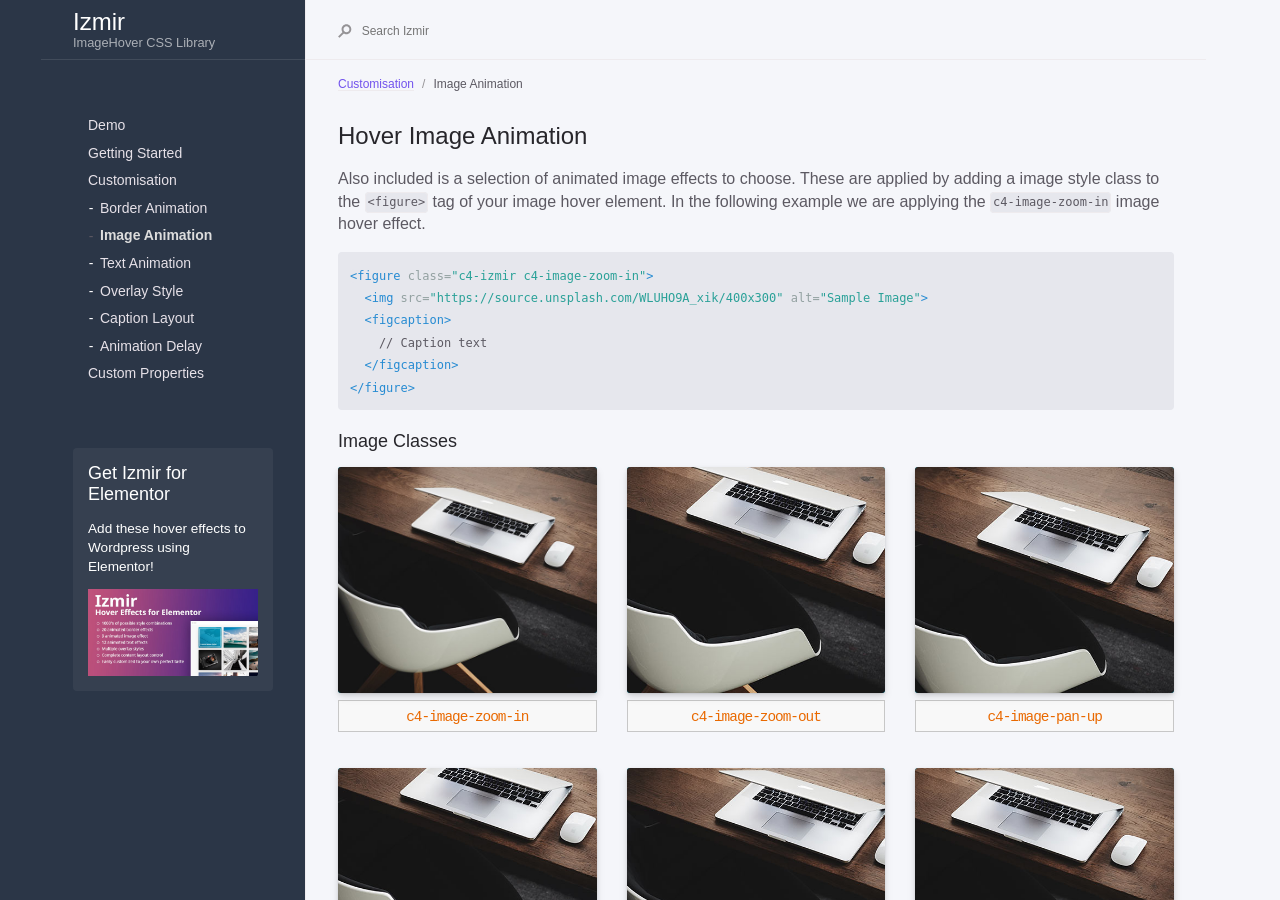
<file: vendor/Izmir-master/docs/2C-image-animation.html>
<!DOCTYPE html>

<html lang="en-US">
<head>
    <meta charset="UTF-8">
    <meta http-equiv="X-UA-Compatible" content="IE=Edge">
    <meta name="viewport" content="width=device-width, initial-scale=1">
    
    <title>Image Animation - Izmir</title>
    
    <link rel="shortcut icon" href="favicon.ico" type="image/x-icon">
    <link rel="stylesheet" href="assets/css/just-the-docs.css">
    <link rel="stylesheet" href="assets/css/izmir.css">
    <link rel="stylesheet" href="assets/css/docs.css">
    <link rel="stylesheet" href="assets/css/fontawesome.min.css">
    <link rel="stylesheet" href="assets/css/fa-solid.min.css">
    
    <script src="assets/js/vendor/lunr.min.js"></script>
    <script src="assets/js/just-the-docs.js"></script>

    <!-- Begin Jekyll SEO tag v2.6.1 -->
<meta name="generator" content="Jekyll v3.8.6" />
<meta property="og:title" content="Image Animation" />
<meta property="og:locale" content="en_US" />
<meta name="description" content="ImageHover CSS Library" />
<meta property="og:description" content="ImageHover CSS Library" />
<link rel="canonical" href="2C-image-animation.html" />
<meta property="og:url" content="2C-image-animation.html" />
<meta property="og:site_name" content="Izmir" />
<script type="application/ld+json">
{"@type":"WebPage","headline":"Image Animation","url":"2C-image-animation.html","description":"ImageHover CSS Library","@context":"https://schema.org"}</script>
<!-- End Jekyll SEO tag -->

</head>


<body>

    <div class="page-wrap">
        <div class="side-bar">
            <a href="getting-started.html" class="site-title fs-6 lh-tight">Izmir<span>ImageHover CSS Library</span></a>
            <span class="fs-3"><button class="js-main-nav-trigger navigation-list-toggle btn btn-outline" type="button" data-text-toggle="Hide">Menu</button></span>
            <div class="navigation main-nav js-main-nav">
                <nav role="navigation" aria-label="Main navigation">
  <ul class="navigation-list">
    <li class="navigation-list-item">
      <a href="demo.html" class="navigation-list-link">Demo</a>
    </li>
    <li class="navigation-list-item">
      <a href="1A-getting-started.html" class="navigation-list-link">Getting Started</a>
    </li>
    <li class="navigation-list-item active">
      <a href="2A-customisation.html" class="navigation-list-link">Customisation</a>
      <ul class="navigation-list-child-list ">
        <li class="navigation-list-item ">
          <a href="2B-border-animation.html" class="navigation-list-link">Border Animation</a>
        </li>
        <li class="navigation-list-item  active">
          <a href="2C-image-animation.html" class="navigation-list-link active">Image Animation</a>
        </li>
        <li class="navigation-list-item ">
          <a href="2D-text-animation.html" class="navigation-list-link">Text Animation</a>
        </li>
        <li class="navigation-list-item ">
          <a href="2E-overlay-style.html" class="navigation-list-link">Overlay Style</a>
        </li>
        <li class="navigation-list-item ">
          <a href="2G-caption-layout.html" class="navigation-list-link">Caption Layout</a>
        </li>
        <li class="navigation-list-item ">
          <a href="2F-animation-delay.html" class="navigation-list-link">Animation Delay</a>
        </li>
      </ul>
    </li>
    <li class="navigation-list-item">
      <a href="3A-custom-properties.html" class="navigation-list-link">Custom Properties</a>
    </li>
  </ul>
</nav>

                <div class="cc-izmir">
                    <a href="https://codecanyon.net/item/izmir-hover-effects-for-elementor/24704473">
                        <h3>Get Izmir for Elementor</h3>
                        <p>Add these hover effects to Wordpress using Elementor!</p>
                        <img src="assets/images/izmir-elementor.jpg" alt="Sample Image">
                    </a>
                </div>
            </div>
        </div>
        <div class="main-content-wrap js-main-content" tabindex="0">
            <div class="page-header">
                <div class="main-content">
                    
                    <div class="search js-search">
                        <div class="search-input-wrap">
                            <input type="text" class="js-search-input search-input" tabindex="0" placeholder="Search Izmir" aria-label="Search Izmir" autocomplete="off">
                            <svg width="14" height="14" viewBox="0 0 28 28" xmlns="http://www.w3.org/2000/svg" class="search-icon">
                                <title>Search</title>
                                <g fill-rule="nonzero">
                                    <path d="M17.332 20.735c-5.537 0-10-4.6-10-10.247 0-5.646 4.463-10.247 10-10.247 5.536 0 10 4.601 10 10.247s-4.464 10.247-10 10.247zm0-4c3.3 0 6-2.783 6-6.247 0-3.463-2.7-6.247-6-6.247s-6 2.784-6 6.247c0 3.464 2.7 6.247 6 6.247z" />
                                    <path d="M11.672 13.791L.192 25.271 3.02 28.1 14.5 16.62z" />
                                </g>
                            </svg>
                        </div>
                        <div class="js-search-results search-results-wrap"></div>
                    </div>
                    
                    
                </div>
            </div>
            <div class="main-content">
                
                
                <nav class="breadcrumb-nav">
                    <ol class="breadcrumb-nav-list">
                        
                        <li class="breadcrumb-nav-list-item"><a href="2A-customisation.html">Customisation</a></li>
                        
                        <li class="breadcrumb-nav-list-item"><span>Image Animation</span></li>
                    </ol>
                </nav>
                
                
                <div id="main-content" class="page-content" role="main">
                    <h2 id="hover-image-animation">Hover Image Animation</h2>
<p>Also included is a selection of animated image effects to choose. These are applied by adding a image style class to the <code class="highlighter-rouge">&lt;figure&gt;</code> tag of your image hover element. In the following example we are applying the <code class="highlighter-rouge">c4-image-zoom-in</code> image hover effect.</p>

<div class="language-html highlighter-rouge"><div class="highlight"><pre class="highlight"><code><span class="nt">&lt;figure</span> <span class="na">class=</span><span class="s">"c4-izmir c4-image-zoom-in"</span><span class="nt">&gt;</span>
  <span class="nt">&lt;img</span> <span class="na">src=</span><span class="s">"https://source.unsplash.com/WLUHO9A_xik/400x300"</span> <span class="na">alt=</span><span class="s">"Sample Image"</span><span class="nt">&gt;</span>
  <span class="nt">&lt;figcaption&gt;</span>
    // Caption text
  <span class="nt">&lt;/figcaption&gt;</span>
<span class="nt">&lt;/figure&gt;</span>
</code></pre></div></div>

<h3 id="image-classes">Image Classes</h3>

<div class="col-3">
  <div class="col-item">
    <figure class="c4-izmir c4-image-zoom-in" tabindex="0">
      <img src="assets/images/image11.jpg" alt="Sample Image" />
      <figcaption>
      </figcaption>
    </figure>
    <textarea onclick="this.focus();this.select()" readonly="readonly">c4-image-zoom-in</textarea>
  </div>
  <div class="col-item">
    <figure class="c4-izmir c4-image-zoom-out" tabindex="0">
      <img src="assets/images/image11.jpg" alt="Sample Image" />
      <figcaption>
      </figcaption>
    </figure>
    <textarea onclick="this.focus();this.select()" readonly="readonly">c4-image-zoom-out</textarea>
  </div>
  <div class="col-item">
    <figure class="c4-izmir c4-image-pan-up" tabindex="0">
      <img src="assets/images/image11.jpg" alt="Sample Image" />
      <figcaption>
      </figcaption>
    </figure>
    <textarea onclick="this.focus();this.select()" readonly="readonly">c4-image-pan-up</textarea>
  </div>
  <div class="col-item">
    <figure class="c4-izmir c4-image-pan-down" tabindex="0">
      <img src="assets/images/image11.jpg" alt="Sample Image" />
      <figcaption>
      </figcaption>
    </figure>
    <textarea onclick="this.focus();this.select()" readonly="readonly">c4-image-pan-down</textarea>
  </div>
  <div class="col-item">
    <figure class="c4-izmir c4-image-pan-left" tabindex="0">
      <img src="assets/images/image11.jpg" alt="Sample Image" />
      <figcaption>
      </figcaption>
    </figure>
    <textarea onclick="this.focus();this.select()" readonly="readonly">c4-image-pan-left</textarea>
  </div>
  <div class="col-item">
    <figure class="c4-izmir c4-image-pan-right" tabindex="0">
      <img src="assets/images/image11.jpg" alt="Sample Image" />
      <figcaption>
      </figcaption>
    </figure>
    <textarea onclick="this.focus();this.select()" readonly="readonly">c4-image-pan-right</textarea>
  </div>
  <div class="col-item">
    <figure class="c4-izmir c4-image-rotate-left" tabindex="0">
      <img src="assets/images/image11.jpg" alt="Sample Image" />
      <figcaption>
      </figcaption>
    </figure>
    <textarea onclick="this.focus();this.select()" readonly="readonly">c4-image-rotate-left</textarea>
  </div>
  <div class="col-item">
    <figure class="c4-izmir c4-image-rotate-right" tabindex="0">
      <img src="assets/images/image11.jpg" alt="Sample Image" />
      <figcaption>
      </figcaption>
    </figure>
    <textarea onclick="this.focus();this.select()" readonly="readonly">c4-image-rotate-right</textarea>
  </div>
  <div class="col-item">
    <figure class="c4-izmir c4-image-blur" tabindex="0">
      <img src="assets/images/image11.jpg" alt="Sample Image" />
      <figcaption>
      </figcaption>
    </figure>
    <textarea onclick="this.focus();this.select()" readonly="readonly">c4-image-blur</textarea>
  </div>
</div>


                    
                </div>
            </div>
        </div>
    </div>

</body>

</html>
</file>
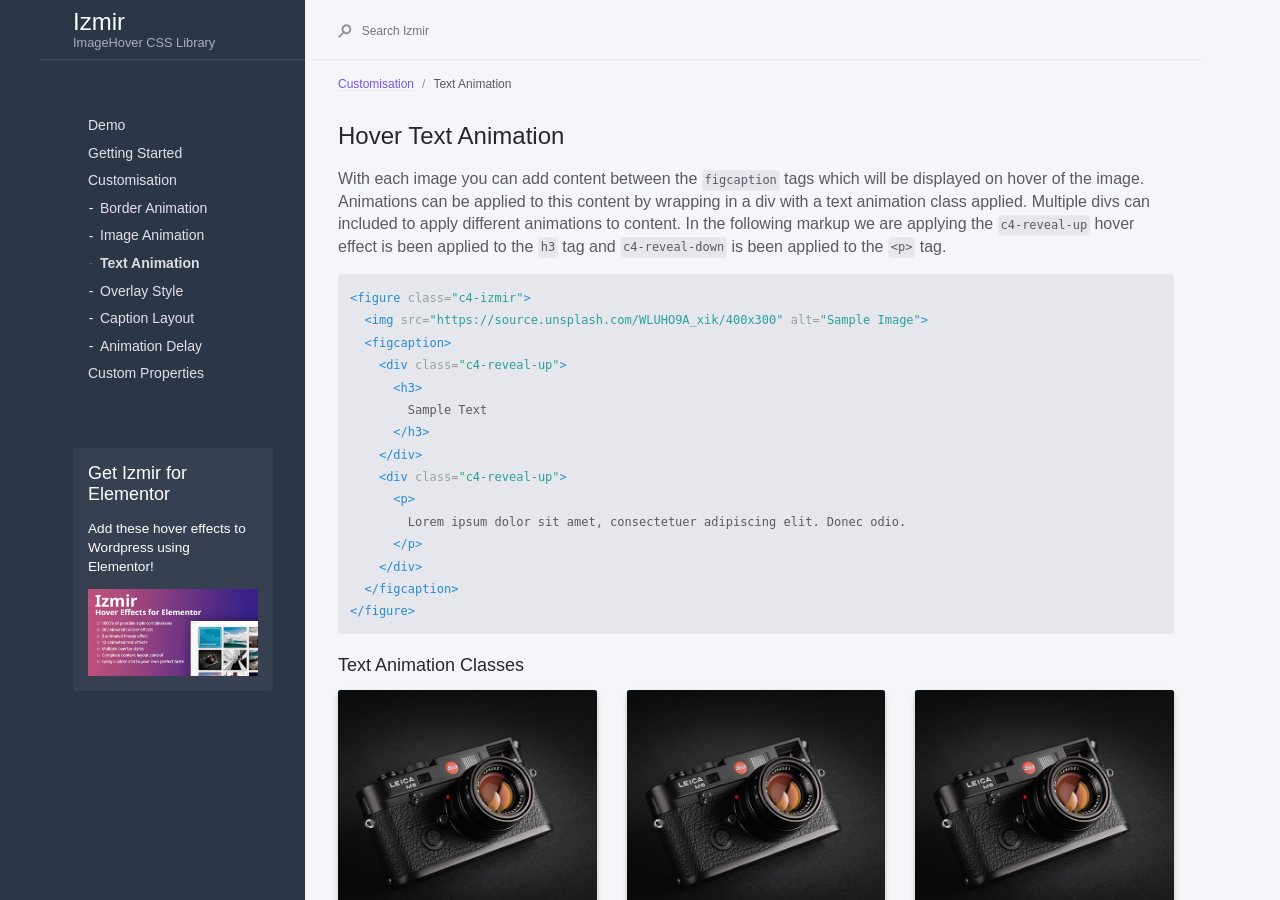
<file: vendor/Izmir-master/docs/2D-text-animation.html>
<!DOCTYPE html>

<html lang="en-US">
<head>
    <meta charset="UTF-8">
    <meta http-equiv="X-UA-Compatible" content="IE=Edge">
    <meta name="viewport" content="width=device-width, initial-scale=1">
    
    <title>Text Animation - Izmir</title>
    
    <link rel="shortcut icon" href="favicon.ico" type="image/x-icon">
    <link rel="stylesheet" href="assets/css/just-the-docs.css">
    <link rel="stylesheet" href="assets/css/izmir.css">
    <link rel="stylesheet" href="assets/css/docs.css">
    <link rel="stylesheet" href="assets/css/fontawesome.min.css">
    <link rel="stylesheet" href="assets/css/fa-solid.min.css">
    
    <script src="assets/js/vendor/lunr.min.js"></script>
    <script src="assets/js/just-the-docs.js"></script>

    <!-- Begin Jekyll SEO tag v2.6.1 -->
<meta name="generator" content="Jekyll v3.8.6" />
<meta property="og:title" content="Text Animation" />
<meta property="og:locale" content="en_US" />
<meta name="description" content="ImageHover CSS Library" />
<meta property="og:description" content="ImageHover CSS Library" />
<link rel="canonical" href="2D-text-animation.html" />
<meta property="og:url" content="2D-text-animation.html" />
<meta property="og:site_name" content="Izmir" />
<script type="application/ld+json">
{"@type":"WebPage","headline":"Text Animation","url":"2D-text-animation.html","description":"ImageHover CSS Library","@context":"https://schema.org"}</script>
<!-- End Jekyll SEO tag -->

</head>


<body>

    <div class="page-wrap">
        <div class="side-bar">
            <a href="getting-started.html" class="site-title fs-6 lh-tight">Izmir<span>ImageHover CSS Library</span></a>
            <span class="fs-3"><button class="js-main-nav-trigger navigation-list-toggle btn btn-outline" type="button" data-text-toggle="Hide">Menu</button></span>
            <div class="navigation main-nav js-main-nav">
                <nav role="navigation" aria-label="Main navigation">
  <ul class="navigation-list">
    <li class="navigation-list-item">
      <a href="demo.html" class="navigation-list-link">Demo</a>
    </li>
    <li class="navigation-list-item">
      <a href="1A-getting-started.html" class="navigation-list-link">Getting Started</a>
    </li>
    <li class="navigation-list-item active">
      <a href="2A-customisation.html" class="navigation-list-link">Customisation</a>
      <ul class="navigation-list-child-list ">
        <li class="navigation-list-item ">
          <a href="2B-border-animation.html" class="navigation-list-link">Border Animation</a>
        </li>
        <li class="navigation-list-item ">
          <a href="2C-image-animation.html" class="navigation-list-link">Image Animation</a>
        </li>
        <li class="navigation-list-item  active">
          <a href="2D-text-animation.html" class="navigation-list-link active">Text Animation</a>
        </li>
        <li class="navigation-list-item ">
          <a href="2E-overlay-style.html" class="navigation-list-link">Overlay Style</a>
        </li>
        <li class="navigation-list-item ">
          <a href="2G-caption-layout.html" class="navigation-list-link">Caption Layout</a>
        </li>
        <li class="navigation-list-item ">
          <a href="2F-animation-delay.html" class="navigation-list-link">Animation Delay</a>
        </li>
      </ul>
    </li>
    <li class="navigation-list-item">
      <a href="3A-custom-properties.html" class="navigation-list-link">Custom Properties</a>
    </li>
  </ul>
</nav>

                <div class="cc-izmir">
                    <a href="https://codecanyon.net/item/izmir-hover-effects-for-elementor/24704473">
                        <h3>Get Izmir for Elementor</h3>
                        <p>Add these hover effects to Wordpress using Elementor!</p>
                        <img src="assets/images/izmir-elementor.jpg" alt="Sample Image">
                    </a>
                </div>
            </div>
        </div>
        <div class="main-content-wrap js-main-content" tabindex="0">
            <div class="page-header">
                <div class="main-content">
                    
                    <div class="search js-search">
                        <div class="search-input-wrap">
                            <input type="text" class="js-search-input search-input" tabindex="0" placeholder="Search Izmir" aria-label="Search Izmir" autocomplete="off">
                            <svg width="14" height="14" viewBox="0 0 28 28" xmlns="http://www.w3.org/2000/svg" class="search-icon">
                                <title>Search</title>
                                <g fill-rule="nonzero">
                                    <path d="M17.332 20.735c-5.537 0-10-4.6-10-10.247 0-5.646 4.463-10.247 10-10.247 5.536 0 10 4.601 10 10.247s-4.464 10.247-10 10.247zm0-4c3.3 0 6-2.783 6-6.247 0-3.463-2.7-6.247-6-6.247s-6 2.784-6 6.247c0 3.464 2.7 6.247 6 6.247z" />
                                    <path d="M11.672 13.791L.192 25.271 3.02 28.1 14.5 16.62z" />
                                </g>
                            </svg>
                        </div>
                        <div class="js-search-results search-results-wrap"></div>
                    </div>
                    
                    
                </div>
            </div>
            <div class="main-content">
                
                
                <nav class="breadcrumb-nav">
                    <ol class="breadcrumb-nav-list">
                        
                        <li class="breadcrumb-nav-list-item"><a href="2A-customisation.html">Customisation</a></li>
                        
                        <li class="breadcrumb-nav-list-item"><span>Text Animation</span></li>
                    </ol>
                </nav>
                
                
                <div id="main-content" class="page-content" role="main">
                    <h2 id="hover-text-animation">Hover Text Animation</h2>
<p>With each image you can add content between the <code class="highlighter-rouge">figcaption</code> tags which will be displayed on hover of the image. Animations can be applied to this content by wrapping in a div with a text animation class applied. Multiple divs can included to apply different animations to content. In the following markup we are applying the <code class="highlighter-rouge">c4-reveal-up</code> hover effect is been applied to the <code class="highlighter-rouge">h3</code> tag and <code class="highlighter-rouge">c4-reveal-down</code> is been applied to the <code class="highlighter-rouge">&lt;p&gt;</code> tag.</p>

<div class="language-html highlighter-rouge"><div class="highlight"><pre class="highlight"><code><span class="nt">&lt;figure</span> <span class="na">class=</span><span class="s">"c4-izmir"</span><span class="nt">&gt;</span>
  <span class="nt">&lt;img</span> <span class="na">src=</span><span class="s">"https://source.unsplash.com/WLUHO9A_xik/400x300"</span> <span class="na">alt=</span><span class="s">"Sample Image"</span><span class="nt">&gt;</span>
  <span class="nt">&lt;figcaption&gt;</span>
    <span class="nt">&lt;div</span> <span class="na">class=</span><span class="s">"c4-reveal-up"</span><span class="nt">&gt;</span>
      <span class="nt">&lt;h3&gt;</span>
        Sample Text
      <span class="nt">&lt;/h3&gt;</span>
    <span class="nt">&lt;/div&gt;</span>
    <span class="nt">&lt;div</span> <span class="na">class=</span><span class="s">"c4-reveal-up"</span><span class="nt">&gt;</span>
      <span class="nt">&lt;p&gt;</span>
        Lorem ipsum dolor sit amet, consectetuer adipiscing elit. Donec odio.
      <span class="nt">&lt;/p&gt;</span>
    <span class="nt">&lt;/div&gt;</span>
  <span class="nt">&lt;/figcaption&gt;</span>
<span class="nt">&lt;/figure&gt;</span>
</code></pre></div></div>

<h3 id="text-animation-classes">Text Animation Classes</h3>

<div class="col-3">
  <div class="col-item">
    <figure class="c4-izmir" tabindex="0">
      <img src="assets/images/image13.jpg" alt="Sample Image" />
      <figcaption>
        <div class="c4-reveal-up">
          <h3>
            Sample Text
          </h3>
        </div>
      </figcaption>
    </figure>
    <textarea onclick="this.focus();this.select()" readonly="readonly">c4-reveal-up</textarea>
  </div>
  <div class="col-item">
    <figure class="c4-izmir" tabindex="0">
      <img src="assets/images/image13.jpg" alt="Sample Image" />
      <figcaption>
        <div class="c4-reveal-down">
          <h3>
            Sample Text
          </h3>
        </div>
      </figcaption>
    </figure>
    <textarea onclick="this.focus();this.select()" readonly="readonly">c4-reveal-down</textarea>
  </div>
  <div class="col-item">
    <figure class="c4-izmir" tabindex="0">
      <img src="assets/images/image13.jpg" alt="Sample Image" />
      <figcaption>
        <div class="c4-reveal-left">
          <h3>
            Sample Text
          </h3>
        </div>
      </figcaption>
    </figure>
    <textarea onclick="this.focus();this.select()" readonly="readonly">c4-reveal-left</textarea>
  </div>
  <div class="col-item">
    <figure class="c4-izmir" tabindex="0">
      <img src="assets/images/image13.jpg" alt="Sample Image" />
      <figcaption>
        <div class="c4-reveal-right">
          <h3>
            Sample Text
          </h3>
        </div>
      </figcaption>
    </figure>
    <textarea onclick="this.focus();this.select()" readonly="readonly">c4-reveal-right</textarea>
  </div>
  <div class="col-item">
    <figure class="c4-izmir" tabindex="0">
      <img src="assets/images/image13.jpg" alt="Sample Image" />
      <figcaption>
        <div class="c4-fade-up">
          <h3>
            Sample Text
          </h3>
        </div>
      </figcaption>
    </figure>
    <textarea onclick="this.focus();this.select()" readonly="readonly">c4-fade-up</textarea>
  </div>
  <div class="col-item">
    <figure class="c4-izmir" tabindex="0">
      <img src="assets/images/image13.jpg" alt="Sample Image" />
      <figcaption>
        <div class="c4-fade-down">
          <h3>
            Sample Text
          </h3>
        </div>
      </figcaption>
    </figure>
    <textarea onclick="this.focus();this.select()" readonly="readonly">c4-fade-down</textarea>
  </div>
  <div class="col-item">
    <figure class="c4-izmir" tabindex="0">
      <img src="assets/images/image13.jpg" alt="Sample Image" />
      <figcaption>
        <div class="c4-fade-left">
          <h3>
            Sample Text
          </h3>
        </div>
      </figcaption>
    </figure>
    <textarea onclick="this.focus();this.select()" readonly="readonly">c4-fade-left</textarea>
  </div>
  <div class="col-item">
    <figure class="c4-izmir" tabindex="0">
      <img src="assets/images/image13.jpg" alt="Sample Image" />
      <figcaption>
        <div class="c4-fade-right">
          <h3>
            Sample Text
          </h3>
        </div>
      </figcaption>
    </figure>
    <textarea onclick="this.focus();this.select()" readonly="readonly">c4-fade-right</textarea>
  </div>
  <div class="col-item">
    <figure class="c4-izmir" tabindex="0">
      <img src="assets/images/image13.jpg" alt="Sample Image" />
      <figcaption>
        <div class="c4-rotate-up-right">
          <h3>
            Sample Text
          </h3>
        </div>
      </figcaption>
    </figure>
    <textarea onclick="this.focus();this.select()" readonly="readonly">c4-rotate-up-right</textarea>
  </div>
  <div class="col-item">
    <figure class="c4-izmir" tabindex="0">
      <img src="assets/images/image13.jpg" alt="Sample Image" />
      <figcaption>
        <div class="c4-rotate-up-left">
          <h3>
            Sample Text
          </h3>
        </div>
      </figcaption>
    </figure>
    <textarea onclick="this.focus();this.select()" readonly="readonly">c4-rotate-up-left</textarea>
  </div>
  <div class="col-item">
    <figure class="c4-izmir" tabindex="0">
      <img src="assets/images/image13.jpg" alt="Sample Image" />
      <figcaption>
        <div class="c4-rotate-down-right">
          <h3>
            Sample Text
          </h3>
        </div>
      </figcaption>
    </figure>
    <textarea onclick="this.focus();this.select()" readonly="readonly">c4-rotate-down-right</textarea>
  </div>
  <div class="col-item">
    <figure class="c4-izmir" tabindex="0">
      <img src="assets/images/image13.jpg" alt="Sample Image" />
      <figcaption>
        <div class="c4-rotate-down-left">
          <h3>
            Sample Text
          </h3>
        </div>
      </figcaption>
    </figure>
    <textarea onclick="this.focus();this.select()" readonly="readonly">c4-rotate-down-left</textarea>
  </div>
</div>


                    
                </div>
            </div>
        </div>
    </div>

</body>

</html>
</file>
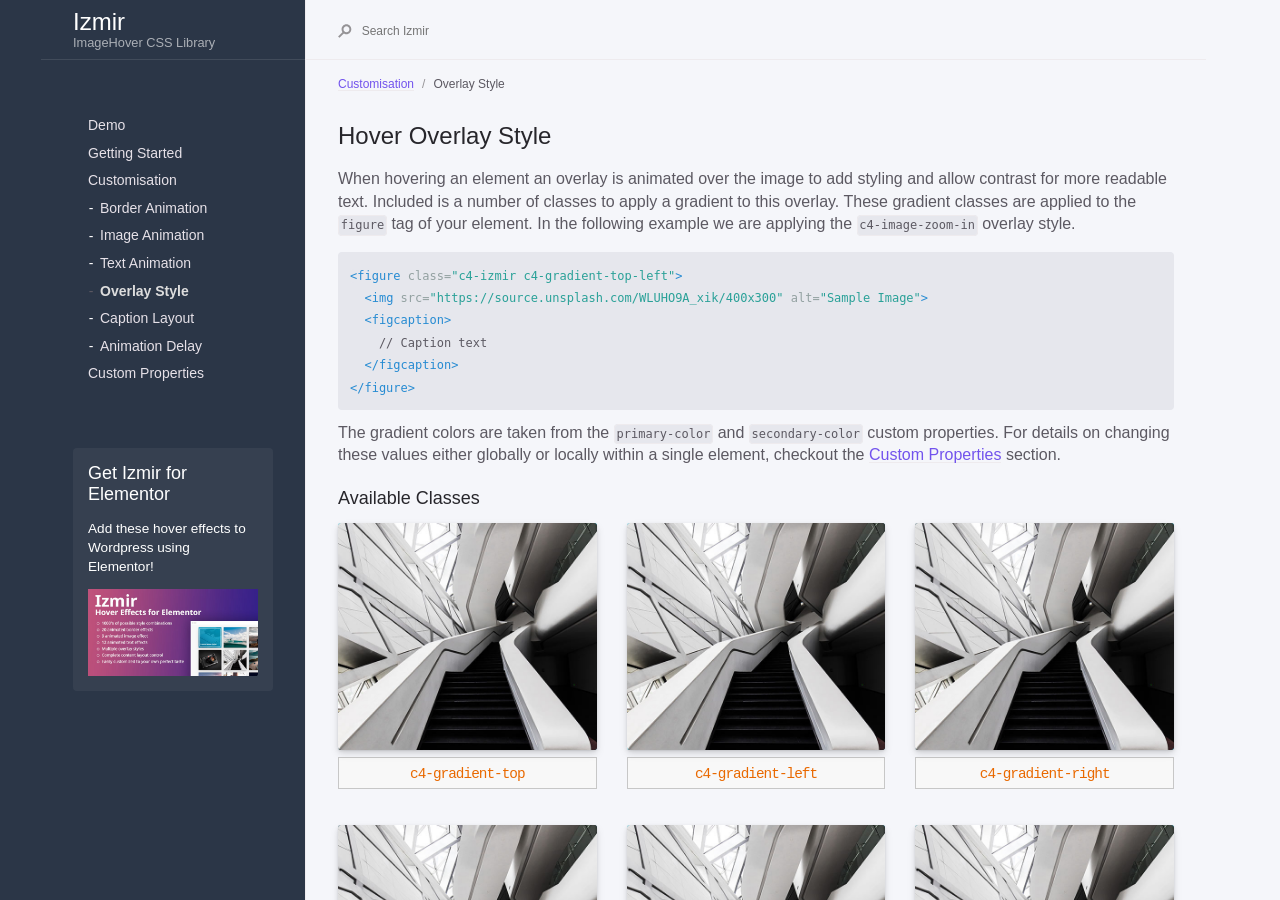
<file: vendor/Izmir-master/docs/2E-overlay-style.html>
<!DOCTYPE html>

<html lang="en-US">
<head>
    <meta charset="UTF-8">
    <meta http-equiv="X-UA-Compatible" content="IE=Edge">
    <meta name="viewport" content="width=device-width, initial-scale=1">
    
    <title>Overlay Style - Izmir</title>
    
    <link rel="shortcut icon" href="favicon.ico" type="image/x-icon">
    <link rel="stylesheet" href="assets/css/just-the-docs.css">
    <link rel="stylesheet" href="assets/css/izmir.css">
    <link rel="stylesheet" href="assets/css/docs.css">
    <link rel="stylesheet" href="assets/css/fontawesome.min.css">
    <link rel="stylesheet" href="assets/css/fa-solid.min.css">
    
    <script src="assets/js/vendor/lunr.min.js"></script>
    <script src="assets/js/just-the-docs.js"></script>

    <!-- Begin Jekyll SEO tag v2.6.1 -->
<meta name="generator" content="Jekyll v3.8.6" />
<meta property="og:title" content="Overlay Style" />
<meta property="og:locale" content="en_US" />
<meta name="description" content="ImageHover CSS Library" />
<meta property="og:description" content="ImageHover CSS Library" />
<link rel="canonical" href="2E-overlay-style.html" />
<meta property="og:url" content="2E-overlay-style.html" />
<meta property="og:site_name" content="Izmir" />
<script type="application/ld+json">
{"@type":"WebPage","headline":"Overlay Style","url":"2E-overlay-style.html","description":"ImageHover CSS Library","@context":"https://schema.org"}</script>
<!-- End Jekyll SEO tag -->

</head>


<body>

    <div class="page-wrap">
        <div class="side-bar">
            <a href="getting-started.html" class="site-title fs-6 lh-tight">Izmir<span>ImageHover CSS Library</span></a>
            <span class="fs-3"><button class="js-main-nav-trigger navigation-list-toggle btn btn-outline" type="button" data-text-toggle="Hide">Menu</button></span>
            <div class="navigation main-nav js-main-nav">
                <nav role="navigation" aria-label="Main navigation">
  <ul class="navigation-list">
    <li class="navigation-list-item">
      <a href="demo.html" class="navigation-list-link">Demo</a>
    </li>
    <li class="navigation-list-item">
      <a href="1A-getting-started.html" class="navigation-list-link">Getting Started</a>
    </li>
    <li class="navigation-list-item active">
      <a href="2A-customisation.html" class="navigation-list-link">Customisation</a>
      <ul class="navigation-list-child-list ">
        <li class="navigation-list-item ">
          <a href="2B-border-animation.html" class="navigation-list-link">Border Animation</a>
        </li>
        <li class="navigation-list-item ">
          <a href="2C-image-animation.html" class="navigation-list-link">Image Animation</a>
        </li>
        <li class="navigation-list-item ">
          <a href="2D-text-animation.html" class="navigation-list-link">Text Animation</a>
        </li>
        <li class="navigation-list-item  active">
          <a href="2E-overlay-style.html" class="navigation-list-link active">Overlay Style</a>
        </li>
        <li class="navigation-list-item ">
          <a href="2G-caption-layout.html" class="navigation-list-link">Caption Layout</a>
        </li>
        <li class="navigation-list-item ">
          <a href="2F-animation-delay.html" class="navigation-list-link">Animation Delay</a>
        </li>
      </ul>
    </li>
    <li class="navigation-list-item">
      <a href="3A-custom-properties.html" class="navigation-list-link">Custom Properties</a>
    </li>
  </ul>
</nav>

                <div class="cc-izmir">
                    <a href="https://codecanyon.net/item/izmir-hover-effects-for-elementor/24704473">
                        <h3>Get Izmir for Elementor</h3>
                        <p>Add these hover effects to Wordpress using Elementor!</p>
                        <img src="assets/images/izmir-elementor.jpg" alt="Sample Image">
                    </a>
                </div>
            </div>
        </div>
        <div class="main-content-wrap js-main-content" tabindex="0">
            <div class="page-header">
                <div class="main-content">
                    
                    <div class="search js-search">
                        <div class="search-input-wrap">
                            <input type="text" class="js-search-input search-input" tabindex="0" placeholder="Search Izmir" aria-label="Search Izmir" autocomplete="off">
                            <svg width="14" height="14" viewBox="0 0 28 28" xmlns="http://www.w3.org/2000/svg" class="search-icon">
                                <title>Search</title>
                                <g fill-rule="nonzero">
                                    <path d="M17.332 20.735c-5.537 0-10-4.6-10-10.247 0-5.646 4.463-10.247 10-10.247 5.536 0 10 4.601 10 10.247s-4.464 10.247-10 10.247zm0-4c3.3 0 6-2.783 6-6.247 0-3.463-2.7-6.247-6-6.247s-6 2.784-6 6.247c0 3.464 2.7 6.247 6 6.247z" />
                                    <path d="M11.672 13.791L.192 25.271 3.02 28.1 14.5 16.62z" />
                                </g>
                            </svg>
                        </div>
                        <div class="js-search-results search-results-wrap"></div>
                    </div>
                    
                    
                </div>
            </div>
            <div class="main-content">
                
                
                <nav class="breadcrumb-nav">
                    <ol class="breadcrumb-nav-list">
                        
                        <li class="breadcrumb-nav-list-item"><a href="2A-customisation.html">Customisation</a></li>
                        
                        <li class="breadcrumb-nav-list-item"><span>Overlay Style</span></li>
                    </ol>
                </nav>
                
                
                <div id="main-content" class="page-content" role="main">
                    <h2 id="hover-overlay-style">Hover Overlay Style</h2>
<p>When hovering an element an overlay is animated over the image to add styling and allow contrast for more readable text. Included is a number of classes to apply a gradient to this overlay. These gradient classes are applied to the <code class="highlighter-rouge">figure</code> tag of your element. In the following example we are applying the <code class="highlighter-rouge">c4-image-zoom-in</code> overlay style.</p>

<div class="language-html highlighter-rouge"><div class="highlight"><pre class="highlight"><code><span class="nt">&lt;figure</span> <span class="na">class=</span><span class="s">"c4-izmir c4-gradient-top-left"</span><span class="nt">&gt;</span>
  <span class="nt">&lt;img</span> <span class="na">src=</span><span class="s">"https://source.unsplash.com/WLUHO9A_xik/400x300"</span> <span class="na">alt=</span><span class="s">"Sample Image"</span><span class="nt">&gt;</span>
  <span class="nt">&lt;figcaption&gt;</span>
    // Caption text
  <span class="nt">&lt;/figcaption&gt;</span>
<span class="nt">&lt;/figure&gt;</span>
</code></pre></div></div>

<p>The gradient colors are taken from the <code class="highlighter-rouge">primary-color</code> and <code class="highlighter-rouge">secondary-color</code> custom properties. For details on changing these values either globally or locally within a single element, checkout the <a href="#/customisation?id=custom-properties">Custom Properties</a> section.</p>

<h3 id="available-classes">Available Classes</h3>

<div class="col-3">
  <div class="col-item">
    <figure class="c4-izmir c4-gradient-top" tabindex="0" style="--secondary-color: #003142;">
      <img src="assets/images/image14.jpg" alt="Sample Image" />
      <figcaption>
      </figcaption>
    </figure>
    <textarea onclick="this.focus();this.select()" readonly="readonly">c4-gradient-top</textarea>
  </div>
  <div class="col-item">
    <figure class="c4-izmir c4-gradient-left" tabindex="0" style="--secondary-color: #003142;">
      <img src="assets/images/image14.jpg" alt="Sample Image" />
      <figcaption>
      </figcaption>
    </figure>
    <textarea onclick="this.focus();this.select()" readonly="readonly">c4-gradient-left</textarea>
  </div>
  <div class="col-item">
    <figure class="c4-izmir c4-gradient-right" tabindex="0" style="--secondary-color: #003142;">
      <img src="assets/images/image14.jpg" alt="Sample Image" />
      <figcaption>
      </figcaption>
    </figure>
    <textarea onclick="this.focus();this.select()" readonly="readonly">c4-gradient-right</textarea>
  </div>
  <div class="col-item">
    <figure class="c4-izmir c4-gradient-bottom" tabindex="0" style="--secondary-color: #003142;">
      <img src="assets/images/image14.jpg" alt="Sample Image" />
      <figcaption>
      </figcaption>
    </figure>
    <textarea onclick="this.focus();this.select()" readonly="readonly">c4-gradient-bottom</textarea>
  </div>
  <div class="col-item">
    <figure class="c4-izmir c4-gradient-top-left" tabindex="0" style="--secondary-color: #003142;">
      <img src="assets/images/image14.jpg" alt="Sample Image" />
      <figcaption>
      </figcaption>
    </figure>
    <textarea onclick="this.focus();this.select()" readonly="readonly">c4-gradient-top-left</textarea>
  </div>
  <div class="col-item">
    <figure class="c4-izmir c4-gradient-top-right" tabindex="0" style="--secondary-color: #003142;">
      <img src="assets/images/image14.jpg" alt="Sample Image" />
      <figcaption>
      </figcaption>
    </figure>
    <textarea onclick="this.focus();this.select()" readonly="readonly">c4-gradient-top-right</textarea>
  </div>
  <div class="col-item">
    <figure class="c4-izmir c4-gradient-bottom-left" tabindex="0" style="--secondary-color: #003142;">
      <img src="assets/images/image14.jpg" alt="Sample Image" />
      <figcaption>
      </figcaption>
    </figure>
    <textarea onclick="this.focus();this.select()" readonly="readonly">c4-gradient-bottom-left</textarea>
  </div>
  <div class="col-item">
    <figure class="c4-izmir c4-gradient-bottom-right" tabindex="0" style="--secondary-color: #003142;">
      <img src="assets/images/image14.jpg" alt="Sample Image" />
      <figcaption>
      </figcaption>
    </figure>
    <textarea onclick="this.focus();this.select()" readonly="readonly">c4-gradient-bottom-right</textarea>
  </div>
</div>


                    
                </div>
            </div>
        </div>
    </div>

</body>

</html>
</file>
<file: css/style.css>
@import url('https://fonts.googleapis.com/css2?family=Roboto+Slab&display=swap');
body {
    margin: 0;
    padding: 0;
    box-sizing: border-box;
    font-family: 'Roboto Slab', serif;
}

.main-bg {
    background-image: url("../img/bg.jpg");
    height: 100vh;
    background-position: bottom;
    background-size: cover;
    background-repeat: no-repeat;
}

.title {
    color: white;
    font-size: 30px;
    font-weight: bold;
    padding-top: 20px;
}

.btn-div {
    padding-top: 25%;
}

.h-btn {
    background: rgba(255, 255, 255, 0.699);
    margin: 0;
    padding: 0;
    border: 2px solid white;
    border-radius: 100%;
}

.ti {
    display: flex;
    justify-content: center;
    align-items: center;
    font-size: 19px;
    letter-spacing: 2px;
    font-weight: bold;
    width: 160px;
    height: 160px;
    margin: 0;
    color: rgb(43, 43, 43);
    transition: 0.3s;
}

.h-btn :hover {
    border-radius: 100%;
    background: rgba(252, 134, 252, 0.534);
    box-shadow: 0px 4px 4px rgba(0, 0, 0, 0.25);
}

.h-btn :active {
    border-radius: 100%;
    background: rgba(250, 85, 250, 0.534);
    box-shadow: 0px 4px 4px rgba(0, 0, 0, 0.25);
}


/* Phone */

@media (max-width:767px) {
    .title {
        font-size: 20px;
        padding-top: 20px;
    }
    .btn-div {
        padding-top: 60%;
    }
    .ti {
        font-size: 15px;
        letter-spacing: 2px;
        font-weight: bold;
        width: 115px;
        height: 115px;
    }
}


/* taplat  */

@media (min-width:768px) and (max-width:991px) {
    .title {
        font-size: 20px;
        padding-top: 20px;
    }
    .btn-div {
        padding-top: 60%;
    }
    .ti {
        font-size: 18px;
        letter-spacing: 2px;
        font-weight: bold;
        width: 125px;
        height: 125px;
    }
}
</file>
<file: vendor/feather-icons-web/demo.css>
body {
  padding: 0;
  margin: 0;
  font-family: sans-serif;
  font-size: 1em;
  line-height: 1.5;
  color: #555;
  background: #fff;
}
h1 {
  font-size: 1.5em;
  font-weight: normal;
}
small {
  font-size: .66666667em;
}
a {
  color: #e74c3c;
  text-decoration: none;
}
a:hover, a:focus {
  box-shadow: 0 1px #e74c3c;
}
.bshadow0, input {
  box-shadow: inset 0 -2px #e7e7e7;
}
input:hover {
  box-shadow: inset 0 -2px #ccc;
}
input, fieldset {
  font-family: sans-serif;
  font-size: 1em;
  margin: 0;
  padding: 0;
  border: 0;
}
input {
  color: inherit;
  line-height: 1.5;
  height: 1.5em;
  padding: .25em 0;
}
input:focus {
  outline: none;
  box-shadow: inset 0 -2px #449fdb;
}
.glyph {
  font-size: 16px;
  width: 15em;
  padding-bottom: 1em;
  margin-right: 4em;
  margin-bottom: 1em;
  float: left;
  overflow: hidden;
}
.liga {
  width: 80%;
  width: calc(100% - 2.5em);
}
.talign-right {
  text-align: right;
}
.talign-center {
  text-align: center;
}
.bgc1 {
  background: #f1f1f1;
}
.fgc1 {
  color: #999;
}
.fgc0 {
  color: #000;
}
p {
  margin-top: 1em;
  margin-bottom: 1em;
}
.mvm {
  margin-top: .75em;
  margin-bottom: .75em;
}
.mtn {
  margin-top: 0;
}
.mtl, .mal {
  margin-top: 1.5em;
}
.mbl, .mal {
  margin-bottom: 1.5em;
}
.mal, .mhl {
  margin-left: 1.5em;
  margin-right: 1.5em;
}
.mhmm {
  margin-left: 1em;
  margin-right: 1em;
}
.mls {
  margin-left: .25em;
}
.ptl {
  padding-top: 1.5em;
}
.pbs, .pvs {
  padding-bottom: .25em;
}
.pvs, .pts {
  padding-top: .25em;
}
.unit {
  float: left;
}
.unitRight {
  float: right;
}
.size1of2 {
  width: 50%;
}
.size1of1 {
  width: 100%;
}
.clearfix:before, .clearfix:after {
  content: " ";
  display: table;
}
.clearfix:after {
  clear: both;
}
.hidden-true {
  display: none;
}
.textbox0 {
  width: 3em;
  background: #f1f1f1;
  padding: .25em .5em;
  line-height: 1.5;
  height: 1.5em;
}
#testDrive {
  display: block;
  padding-top: 24px;
  line-height: 1.5;
}
.fs0 {
  font-size: 16px;
}
.fs1 {
  font-size: 24px;
}
</file>
<file: vendor/feather-icons-web/feather.css>
@font-face {
	font-family: 'Feather';
	src:
	url('fonts/Feather.ttf?sdxovp') format('truetype'),
	url('fonts/Feather.woff?sdxovp') format('woff'),
	url('fonts/Feather.svg?sdxovp#Feather') format('svg');
	font-weight: normal;
	font-style: normal;
}
[class^="feather-"], [class*=" feather-"] {
	font-family: 'feather' !important;
	speak: none;
	font-style: normal;
	font-weight: normal;
	font-variant: normal;
	text-transform: none;
	line-height: 1;
	-webkit-font-smoothing: antialiased;
	-moz-osx-font-smoothing: grayscale;
}

.feather-activity:before {
	content: "\e900";
}
.feather-airplay:before {
	content: "\e901";
}
.feather-alert-circle:before {
	content: "\e902";
}
.feather-alert-octagon:before {
	content: "\e903";
}
.feather-alert-triangle:before {
	content: "\e904";
}
.feather-align-center:before {
	content: "\e905";
}
.feather-align-justify:before {
	content: "\e906";
}
.feather-align-left:before {
	content: "\e907";
}
.feather-align-right:before {
	content: "\e908";
}
.feather-anchor:before {
	content: "\e909";
}
.feather-aperture:before {
	content: "\e90a";
}
.feather-archive:before {
	content: "\e90b";
}
.feather-arrow-down:before {
	content: "\e90c";
}
.feather-arrow-down-circle:before {
	content: "\e90d";
}
.feather-arrow-down-left:before {
	content: "\e90e";
}
.feather-arrow-down-right:before {
	content: "\e90f";
}
.feather-arrow-left:before {
	content: "\e910";
}
.feather-arrow-left-circle:before {
	content: "\e911";
}
.feather-arrow-right:before {
	content: "\e912";
}
.feather-arrow-right-circle:before {
	content: "\e913";
}
.feather-arrow-up:before {
	content: "\e914";
}
.feather-arrow-up-circle:before {
	content: "\e915";
}
.feather-arrow-up-left:before {
	content: "\e916";
}
.feather-arrow-up-right:before {
	content: "\e917";
}
.feather-at-sign:before {
	content: "\e918";
}
.feather-award:before {
	content: "\e919";
}
.feather-bar-chart:before {
	content: "\e91a";
}
.feather-bar-chart-2:before {
	content: "\e91b";
}
.feather-battery:before {
	content: "\e91c";
}
.feather-battery-charging:before {
	content: "\e91d";
}
.feather-bell:before {
	content: "\e91e";
}
.feather-bell-off:before {
	content: "\e91f";
}
.feather-bluetooth:before {
	content: "\e920";
}
.feather-bold:before {
	content: "\e921";
}
.feather-book:before {
	content: "\e922";
}
.feather-book-open:before {
	content: "\e923";
}
.feather-bookmark:before {
	content: "\e924";
}
.feather-box:before {
	content: "\e925";
}
.feather-briefcase:before {
	content: "\e926";
}
.feather-calendar:before {
	content: "\e927";
}
.feather-camera:before {
	content: "\e928";
}
.feather-camera-off:before {
	content: "\e929";
}
.feather-cast:before {
	content: "\e92a";
}
.feather-check:before {
	content: "\e92b";
}
.feather-check-circle:before {
	content: "\e92c";
}
.feather-check-square:before {
	content: "\e92d";
}
.feather-chevron-down:before {
	content: "\e92e";
}
.feather-chevron-left:before {
	content: "\e92f";
}
.feather-chevron-right:before {
	content: "\e930";
}
.feather-chevron-up:before {
	content: "\e931";
}
.feather-chevrons-down:before {
	content: "\e932";
}
.feather-chevrons-left:before {
	content: "\e933";
}
.feather-chevrons-right:before {
	content: "\e934";
}
.feather-chevrons-up:before {
	content: "\e935";
}
.feather-chrome:before {
	content: "\e936";
}
.feather-circle:before {
	content: "\e937";
}
.feather-clipboard:before {
	content: "\e938";
}
.feather-clock:before {
	content: "\e939";
}
.feather-cloud:before {
	content: "\e93a";
}
.feather-cloud-drizzle:before {
	content: "\e93b";
}
.feather-cloud-lightning:before {
	content: "\e93c";
}
.feather-cloud-off:before {
	content: "\e93d";
}
.feather-cloud-rain:before {
	content: "\e93e";
}
.feather-cloud-snow:before {
	content: "\e93f";
}
.feather-code:before {
	content: "\e940";
}
.feather-codepen:before {
	content: "\e941";
}
.feather-command:before {
	content: "\e942";
}
.feather-compass:before {
	content: "\e943";
}
.feather-copy:before {
	content: "\e944";
}
.feather-corner-down-left:before {
	content: "\e945";
}
.feather-corner-down-right:before {
	content: "\e946";
}
.feather-corner-left-down:before {
	content: "\e947";
}
.feather-corner-left-up:before {
	content: "\e948";
}
.feather-corner-right-down:before {
	content: "\e949";
}
.feather-corner-right-up:before {
	content: "\e94a";
}
.feather-corner-up-left:before {
	content: "\e94b";
}
.feather-corner-up-right:before {
	content: "\e94c";
}
.feather-cpu:before {
	content: "\e94d";
}
.feather-credit-card:before {
	content: "\e94e";
}
.feather-crop:before {
	content: "\e94f";
}
.feather-crosshair:before {
	content: "\e950";
}
.feather-database:before {
	content: "\e951";
}
.feather-delete:before {
	content: "\e952";
}
.feather-disc:before {
	content: "\e953";
}
.feather-dollar-sign:before {
	content: "\e954";
}
.feather-download:before {
	content: "\e955";
}
.feather-download-cloud:before {
	content: "\e956";
}
.feather-droplet:before {
	content: "\e957";
}
.feather-edit:before {
	content: "\e958";
}
.feather-edit-2:before {
	content: "\e959";
}
.feather-edit-3:before {
	content: "\e95a";
}
.feather-external-link:before {
	content: "\e95b";
}
.feather-eye:before {
	content: "\e95c";
}
.feather-eye-off:before {
	content: "\e95d";
}
.feather-facebook:before {
	content: "\e95e";
}
.feather-fast-forward:before {
	content: "\e95f";
}
.feather-feather:before {
	content: "\e960";
}
.feather-file:before {
	content: "\e961";
}
.feather-file-minus:before {
	content: "\e962";
}
.feather-file-plus:before {
	content: "\e963";
}
.feather-file-text:before {
	content: "\e964";
}
.feather-film:before {
	content: "\e965";
}
.feather-filter:before {
	content: "\e966";
}
.feather-flag:before {
	content: "\e967";
}
.feather-folder:before {
	content: "\e968";
}
.feather-folder-minus:before {
	content: "\e969";
}
.feather-folder-plus:before {
	content: "\e96a";
}
.feather-gift:before {
	content: "\e96b";
}
.feather-git-branch:before {
	content: "\e96c";
}
.feather-git-commit:before {
	content: "\e96d";
}
.feather-git-merge:before {
	content: "\e96e";
}
.feather-git-pull-request:before {
	content: "\e96f";
}
.feather-github:before {
	content: "\e970";
}
.feather-gitlab:before {
	content: "\e971";
}
.feather-globe:before {
	content: "\e972";
}
.feather-grid:before {
	content: "\e973";
}
.feather-hard-drive:before {
	content: "\e974";
}
.feather-hash:before {
	content: "\e975";
}
.feather-headphones:before {
	content: "\e976";
}
.feather-heart:before {
	content: "\e977";
}
.feather-help-circle:before {
	content: "\e978";
}
.feather-home:before {
	content: "\e979";
}
.feather-image:before {
	content: "\e97a";
}
.feather-inbox:before {
	content: "\e97b";
}
.feather-info:before {
	content: "\e97c";
}
.feather-instagram:before {
	content: "\e97d";
}
.feather-italic:before {
	content: "\e97e";
}
.feather-layers:before {
	content: "\e97f";
}
.feather-layout:before {
	content: "\e980";
}
.feather-life-buoy:before {
	content: "\e981";
}
.feather-link:before {
	content: "\e982";
}
.feather-link-2:before {
	content: "\e983";
}
.feather-linkedin:before {
	content: "\e984";
}
.feather-list:before {
	content: "\e985";
}
.feather-loader:before {
	content: "\e986";
}
.feather-lock:before {
	content: "\e987";
}
.feather-log-in:before {
	content: "\e988";
}
.feather-log-out:before {
	content: "\e989";
}
.feather-mail:before {
	content: "\e98a";
}
.feather-map:before {
	content: "\e98b";
}
.feather-map-pin:before {
	content: "\e98c";
}
.feather-maximize:before {
	content: "\e98d";
}
.feather-maximize-2:before {
	content: "\e98e";
}
.feather-menu:before {
	content: "\e98f";
}
.feather-message-circle:before {
	content: "\e990";
}
.feather-message-square:before {
	content: "\e991";
}
.feather-mic:before {
	content: "\e992";
}
.feather-mic-off:before {
	content: "\e993";
}
.feather-minimize:before {
	content: "\e994";
}
.feather-minimize-2:before {
	content: "\e995";
}
.feather-minus:before {
	content: "\e996";
}
.feather-minus-circle:before {
	content: "\e997";
}
.feather-minus-square:before {
	content: "\e998";
}
.feather-monitor:before {
	content: "\e999";
}
.feather-moon:before {
	content: "\e99a";
}
.feather-more-horizontal:before {
	content: "\e99b";
}
.feather-more-vertical:before {
	content: "\e99c";
}
.feather-move:before {
	content: "\e99d";
}
.feather-music:before {
	content: "\e99e";
}
.feather-navigation:before {
	content: "\e99f";
}
.feather-navigation-2:before {
	content: "\e9a0";
}
.feather-octagon:before {
	content: "\e9a1";
}
.feather-package:before {
	content: "\e9a2";
}
.feather-paperclip:before {
	content: "\e9a3";
}
.feather-pause:before {
	content: "\e9a4";
}
.feather-pause-circle:before {
	content: "\e9a5";
}
.feather-percent:before {
	content: "\e9a6";
}
.feather-phone:before {
	content: "\e9a7";
}
.feather-phone-call:before {
	content: "\e9a8";
}
.feather-phone-forwarded:before {
	content: "\e9a9";
}
.feather-phone-incoming:before {
	content: "\e9aa";
}
.feather-phone-missed:before {
	content: "\e9ab";
}
.feather-phone-off:before {
	content: "\e9ac";
}
.feather-phone-outgoing:before {
	content: "\e9ad";
}
.feather-pie-chart:before {
	content: "\e9ae";
}
.feather-play:before {
	content: "\e9af";
}
.feather-play-circle:before {
	content: "\e9b0";
}
.feather-plus:before {
	content: "\e9b1";
}
.feather-plus-circle:before {
	content: "\e9b2";
}
.feather-plus-square:before {
	content: "\e9b3";
}
.feather-pocket:before {
	content: "\e9b4";
}
.feather-power:before {
	content: "\e9b5";
}
.feather-printer:before {
	content: "\e9b6";
}
.feather-radio:before {
	content: "\e9b7";
}
.feather-refresh-ccw:before {
	content: "\e9b8";
}
.feather-refresh-cw:before {
	content: "\e9b9";
}
.feather-repeat:before {
	content: "\e9ba";
}
.feather-rewind:before {
	content: "\e9bb";
}
.feather-rotate-ccw:before {
	content: "\e9bc";
}
.feather-rotate-cw:before {
	content: "\e9bd";
}
.feather-rss:before {
	content: "\e9be";
}
.feather-save:before {
	content: "\e9bf";
}
.feather-scissors:before {
	content: "\e9c0";
}
.feather-search:before {
	content: "\e9c1";
}
.feather-send:before {
	content: "\e9c2";
}
.feather-server:before {
	content: "\e9c3";
}
.feather-settings:before {
	content: "\e9c4";
}
.feather-share:before {
	content: "\e9c5";
}
.feather-share-2:before {
	content: "\e9c6";
}
.feather-shield:before {
	content: "\e9c7";
}
.feather-shield-off:before {
	content: "\e9c8";
}
.feather-shopping-bag:before {
	content: "\e9c9";
}
.feather-shopping-cart:before {
	content: "\e9ca";
}
.feather-shuffle:before {
	content: "\e9cb";
}
.feather-sidebar:before {
	content: "\e9cc";
}
.feather-skip-back:before {
	content: "\e9cd";
}
.feather-skip-forward:before {
	content: "\e9ce";
}
.feather-slack:before {
	content: "\e9cf";
}
.feather-slash:before {
	content: "\e9d0";
}
.feather-sliders:before {
	content: "\e9d1";
}
.feather-smartphone:before {
	content: "\e9d2";
}
.feather-speaker:before {
	content: "\e9d3";
}
.feather-square:before {
	content: "\e9d4";
}
.feather-star:before {
	content: "\e9d5";
}
.feather-stop-circle:before {
	content: "\e9d6";
}
.feather-sun:before {
	content: "\e9d7";
}
.feather-sunrise:before {
	content: "\e9d8";
}
.feather-sunset:before {
	content: "\e9d9";
}
.feather-tablet:before {
	content: "\e9da";
}
.feather-tag:before {
	content: "\e9db";
}
.feather-target:before {
	content: "\e9dc";
}
.feather-terminal:before {
	content: "\e9dd";
}
.feather-thermometer:before {
	content: "\e9de";
}
.feather-thumbs-down:before {
	content: "\e9df";
}
.feather-thumbs-up:before {
	content: "\e9e0";
}
.feather-toggle-left:before {
	content: "\e9e1";
}
.feather-toggle-right:before {
	content: "\e9e2";
}
.feather-trash:before {
	content: "\e9e3";
}
.feather-trash-2:before {
	content: "\e9e4";
}
.feather-trending-down:before {
	content: "\e9e5";
}
.feather-trending-up:before {
	content: "\e9e6";
}
.feather-triangle:before {
	content: "\e9e7";
}
.feather-truck:before {
	content: "\e9e8";
}
.feather-tv:before {
	content: "\e9e9";
}
.feather-twitter:before {
	content: "\e9ea";
}
.feather-type:before {
	content: "\e9eb";
}
.feather-umbrella:before {
	content: "\e9ec";
}
.feather-underline:before {
	content: "\e9ed";
}
.feather-unlock:before {
	content: "\e9ee";
}
.feather-upload:before {
	content: "\e9ef";
}
.feather-upload-cloud:before {
	content: "\e9f0";
}
.feather-user:before {
	content: "\e9f1";
}
.feather-user-check:before {
	content: "\e9f2";
}
.feather-user-minus:before {
	content: "\e9f3";
}
.feather-user-plus:before {
	content: "\e9f4";
}
.feather-user-x:before {
	content: "\e9f5";
}
.feather-users:before {
	content: "\e9f6";
}
.feather-video:before {
	content: "\e9f7";
}
.feather-video-off:before {
	content: "\e9f8";
}
.feather-voicemail:before {
	content: "\e9f9";
}
.feather-volume:before {
	content: "\e9fa";
}
.feather-volume-1:before {
	content: "\e9fb";
}
.feather-volume-2:before {
	content: "\e9fc";
}
.feather-volume-x:before {
	content: "\e9fd";
}
.feather-watch:before {
	content: "\e9fe";
}
.feather-wifi:before {
	content: "\e9ff";
}
.feather-wifi-off:before {
	content: "\ea00";
}
.feather-wind:before {
	content: "\ea01";
}
.feather-x:before {
	content: "\ea02";
}
.feather-x-circle:before {
	content: "\ea03";
}
.feather-x-square:before {
	content: "\ea04";
}
.feather-youtube:before {
	content: "\ea05";
}
.feather-zap:before {
	content: "\ea06";
}
.feather-zap-off:before {
	content: "\ea07";
}
.feather-zoom-in:before {
	content: "\ea08";
}
.feather-zoom-out:before {
	content: "\ea09";
}
</file>
<file: Hiragana/style/hiragana.css>
@import url('https://fonts.googleapis.com/css2?family=Roboto+Slab&display=swap');
body {
    margin: 0;
    padding: 0;
    box-sizing: border-box;
    font-family: 'Roboto Slab', serif;
}

.main-bg {
    background-image: url("../h-bg.jpg");
    height: 100vh;
    background-position: bottom;
    background-size: cover;
    background-repeat: no-repeat;
    background-attachment: fixed;
    overflow: hidden;
}

.title {
    color: white;
    font-size: 25px;
    letter-spacing: 3px;
    font-weight: bold;
    padding-top: 20px;
}

.btn-div {
    padding-top: 10%;
    flex-wrap: wrap;
}

.h-btn {
    background: rgba(255, 255, 255, 0.699);
    margin: 30px;
    padding: 0;
    border: 2px solid white;
    border-radius: 100%;
}

.ti {
    display: flex;
    justify-content: center;
    align-items: center;
    font-size: 17px;
    letter-spacing: 2px;
    font-weight: bold;
    width: 160px;
    height: 160px;
    margin: 0;
    color: rgb(43, 43, 43);
    transition: 0.3s;
}

.h-btn :hover {
    border-radius: 100%;
    background: rgba(252, 134, 252, 0.534);
    box-shadow: 0px 4px 4px rgba(0, 0, 0, 0.25);
}

.h-btn :active {
    border-radius: 100%;
    background: rgba(250, 85, 250, 0.534);
    box-shadow: 0px 4px 4px rgba(0, 0, 0, 0.25);
}


/* Phone */

@media (max-width:767px) {
    .title {
        font-size: 18px;
        padding-top: 11px;
    }
    .btn-div {
        padding-top: 15px;
    }
    .h-btn {
        margin: 10px;
    }
    .ti {
        font-size: 12px;
        letter-spacing: 2px;
        font-weight: bold;
        width: 110px;
        height: 110px;
    }
}


/* taplat  */

@media (min-width:768px) and (max-width:991px) {
    .title {
        font-size: 25px;
        padding-top: 20px;
    }
    .btn-div {
        padding-top: 15%;
    }
    .ti {
        font-size: 19px;
        letter-spacing: 2px;
        font-weight: bold;
        width: 165px;
        height: 165px;
    }
}
</file>
<file: Hiragana/D_pron/d_pron.css>
@import url('https://fonts.googleapis.com/css2?family=Roboto+Slab&display=swap');
body {
    margin: 0;
    padding: 0;
    box-sizing: border-box;
    font-family: 'Roboto Slab', serif;
}

.main-bg {
    background-image: url("./img/d-bg.jpg");
    height: 100vh;
    background-position: left top;
    background-size: cover;
    background-repeat: no-repeat;
}

.title {
    color: rgb(54, 54, 54);
    font-size: 25px;
    letter-spacing: 3px;
    font-weight: bold;
    padding-top: 20px;
}

.score {
    text-align: center;
    width: 10%;
    user-select: none;
    background-color: white;
    box-shadow: inset 0px 0px 11px 1px rgb(0 0 0 / 20%);
    border-radius: 20px;
}

.center {
    display: flex;
    flex-direction: column;
    justify-content: space-around;
    height: 80%;
}

.img {
    width: 20%;
    user-select: none;
}

.restart {
    width: 50px;
    user-select: none;
    transition: 0.5s;
}

.restart-btn :hover {
    transform: scale(1.1);
}

.restart-btn :active {
    transform: scale(1);
}

.running {
    width: 70px;
    user-select: none;
    transition: 0.5s;
}

.hint-img {
    user-select: none;
    width: 40%;
}

.idea {
    width: 25px;
}


/* Phone */

@media (max-width:767px) {
    .main-bg {
        background-position: center;
    }
    .title {
        font-size: 18px;
        padding-top: 20px;
    }
    .score {
        width: 20%;
    }
    .img {
        width: 40%;
    }
    .restart {
        width: 40px;
    }
    .running {
        width: 55px;
    }
}


/* taplat  */

@media (min-width:768px) and (max-width:991px) {
    .title {
        font-size: 25px;
        padding-top: 20px;
    }
    .score {
        width: 20%;
    }
    .img {
        width: 30%;
    }
}
</file>
<file: Hiragana/D_read/d_read.css>
@import url('https://fonts.googleapis.com/css2?family=Roboto+Slab&display=swap');
body {
    margin: 0;
    padding: 0;
    box-sizing: border-box;
    font-family: 'Roboto Slab', serif;
}

.main-bg {
    background-image: url("./img/d-bg.jpg");
    height: 100vh;
    background-position: left top;
    background-size: cover;
    background-repeat: no-repeat;
}

.title {
    color: rgb(54, 54, 54);
    font-size: 25px;
    letter-spacing: 3px;
    font-weight: bold;
    padding-top: 20px;
}

.score {
    text-align: center;
    width: 10%;
    user-select: none;
    background-color: white;
    box-shadow: inset 0px 0px 11px 1px rgb(0 0 0 / 20%);
    border-radius: 20px;
}

.center {
    display: flex;
    flex-direction: column;
    justify-content: space-around;
    height: 80%;
}

.img {
    width: 20%;
    user-select: none;
}

.restart {
    width: 50px;
    user-select: none;
    transition: 0.5s;
}

.restart-btn :hover {
    transform: scale(1.1);
}

.restart-btn :active {
    transform: scale(1);
}

.running {
    width: 70px;
    user-select: none;
    transition: 0.5s;
}

.hint-img {
    user-select: none;
    width: 40%;
}

.idea {
    width: 25px;
}


/* Phone */

@media (max-width:767px) {
    .main-bg {
        background-position: center;
    }
    .title {
        font-size: 18px;
        padding-top: 20px;
    }
    .score {
        width: 20%;
    }
    .img {
        width: 40%;
    }
    .restart {
        width: 40px;
    }
    .running {
        width: 55px;
    }
}


/* taplat  */

@media (min-width:768px) and (max-width:991px) {
    .title {
        font-size: 25px;
        padding-top: 20px;
    }
    .score {
        width: 20%;
    }
    .img {
        width: 30%;
    }
}
</file>
<file: Hiragana/H_pron/h_pron.css>
@import url('https://fonts.googleapis.com/css2?family=Roboto+Slab&display=swap');
body {
    margin: 0;
    padding: 0;
    box-sizing: border-box;
    font-family: 'Roboto Slab', serif;
}

.main-bg {
    background-image: url("../H_pron/img/bg-two.jpg");
    height: 100vh;
    background-position: bottom;
    background-size: cover;
    background-repeat: no-repeat;
}

.title {
    color: rgb(54, 54, 54);
    font-size: 25px;
    letter-spacing: 3px;
    font-weight: bold;
    padding-top: 20px;
}

.score {
    text-align: center;
    width: 10%;
    user-select: none;
    background-color: white;
    box-shadow: inset 0px 0px 11px 1px rgb(0 0 0 / 20%);
    border-radius: 20px;
}

.center {
    display: flex;
    flex-direction: column;
    justify-content: space-around;
    height: 80%;
}

.img {
    width: 20%;
    user-select: none;
}

.restart {
    width: 50px;
    user-select: none;
    transition: 0.5s;
}

.restart-btn :hover {
    transform: scale(1.1);
}

.restart-btn :active {
    transform: scale(1);
}

.running {
    width: 70px;
    user-select: none;
    transition: 0.5s;
}

.hint-img {
    user-select: none;
    width: 40%;
}

.idea {
    width: 25px;
}


/* Phone */

@media (max-width:767px) {
    .title {
        font-size: 18px;
        padding-top: 20px;
    }
    .score {
        width: 20%;
    }
    .img {
        width: 40%;
    }
    .restart {
        width: 40px;
    }
    .running {
        width: 55px;
    }
}


/* taplat  */

@media (min-width:768px) and (max-width:991px) {
    .title {
        font-size: 25px;
        padding-top: 20px;
    }
    .score {
        width: 20%;
    }
    .img {
        width: 30%;
    }
}
</file>
<file: Hiragana/H_read/h_read.css>
@import url('https://fonts.googleapis.com/css2?family=Roboto+Slab&display=swap');
body {
    margin: 0;
    padding: 0;
    box-sizing: border-box;
    font-family: 'Roboto Slab', serif;
}

.main-bg {
    background-image: url("../H_read/img/h_read.png");
    height: 100vh;
    background-position: left top;
    background-size: cover;
    background-repeat: no-repeat;
}

.title {
    color: rgb(54, 54, 54);
    font-size: 25px;
    letter-spacing: 3px;
    font-weight: bold;
    padding-top: 20px;
}

.score {
    text-align: center;
    width: 10%;
    user-select: none;
    background-color: white;
    box-shadow: inset 0px 0px 11px 1px rgb(0 0 0 / 20%);
    border-radius: 20px;
}

.center {
    display: flex;
    flex-direction: column;
    justify-content: space-around;
    height: 80%;
}

.img {
    width: 20%;
    user-select: none;
}

.restart {
    width: 50px;
    user-select: none;
    transition: 0.5s;
}

.restart-btn :hover {
    transform: scale(1.1);
}

.restart-btn :active {
    transform: scale(1);
}

.running {
    width: 70px;
    user-select: none;
    transition: 0.5s;
}

.hint-img {
    user-select: none;
    width: 40%;
}

.idea {
    width: 25px;
}


/* Phone */

@media (max-width:767px) {
    .title {
        font-size: 18px;
        padding-top: 20px;
    }
    .score {
        width: 20%;
    }
    .img {
        width: 40%;
    }
    .restart {
        width: 40px;
    }
    .running {
        width: 55px;
    }
}


/* taplat  */

@media (min-width:768px) and (max-width:991px) {
    .title {
        font-size: 25px;
        padding-top: 20px;
    }
    .score {
        width: 20%;
    }
    .img {
        width: 30%;
    }
}
</file>
<file: Hiragana/H_table/h_table.css>
@import url('https://fonts.googleapis.com/css2?family=Roboto+Slab&display=swap');
body {
    margin: 0;
    padding: 0;
    box-sizing: border-box;
    font-family: 'Roboto Slab', serif;
}

.main-bg {
    background-image: url("../H_table/h-table.jpg");
    /* height: 100vh; */
    background-position: left top;
    background-size: cover;
    background-repeat: no-repeat;
    background-attachment: fixed;
}

.title {
    padding-top: 10px;
}

.score {
    color: rgb(31, 31, 31);
    font-size: 22px;
    font-weight: bold;
}

.Table {
    margin-top: 20px;
}

.back-H {
    background-color: rgba(255, 235, 205, 0.692);
    border-radius: 10px;
}

.T-title {
    font-size: 22px;
    color: rgb(31, 31, 31);
    margin: 10px 0;
    font-weight: bold;
}

.word {
    width: 73%;
    cursor: pointer;
    border: 1px solid rgba(65, 64, 64, 0.678);
    margin: 12px 0;
    border-radius: 8px;
    transition: 0.2s;
}

.hover :hover {
    transform: scale(1.1);
    background-color: rgba(201, 32, 201, 0.438);
    box-shadow: 0px 7px 6px 0px rgb(30 30 30 / 24%);
}

.hover :active {
    transform: scale(1.2);
}


/* Phone */

@media (max-width:767px) {
    .Table {
        margin-top: 0px;
    }
    .back-H {
        background-color: rgb(255 235 205 / 84%);
        margin-top: 20px;
        border-radius: 20px;
    }
    .T-title {
        font-size: 19px;
        margin: 8px 0;
    }
    .word {
        width: 90%;
        margin: 5px 0;
    }
}


/* taplat  */

@media (min-width:768px) and (max-width:991px) {}
</file>
<file: vendor/Izmir-master/docs/assets/css/izmir.css>
/* Izmir - ImageHover CSS LIbrary
  ----------------------------- */
.c4-izmir {
  --text-color: #ffffff;
  --primary-color: #00B4DB;
  --secondary-color: #0083B0;
  --padding: 1em;
  --transition-duration: 600ms;
  --border-margin: 15px;
  --border-width: 3px;
  --border-color: #ffffff;
  --border-radius: 3px;
  --image-opacity: 0.25;
  display: inline-flex;
  position: relative;
  box-sizing: border-box;
  overflow: hidden;
  margin: 0;
  padding: 0;
  color: #ffffff;
  color: var(--text-color);
  border-radius: 3px;
  border-radius: var(--border-radius); }
  .c4-izmir:before, .c4-izmir:after, .c4-izmir *, .c4-izmir *:before, .c4-izmir *:after {
    box-sizing: border-box;
    transition: all 600ms ease;
    transition: all var(--transition-duration) ease; }
  .c4-izmir figcaption {
    position: absolute;
    top: 0;
    left: 0;
    right: 0;
    bottom: 0;
    display: flex;
    flex-direction: column;
    justify-content: center;
    align-items: center;
    text-align: center;
    padding: 1em;
    padding: var(--padding);
    width: 100%;
    z-index: 1; }
  .c4-izmir img {
    object-fit: cover;
    max-width: 100%;
    width: 100%;
    height: 100%; }
  .c4-izmir h1,
  .c4-izmir h2,
  .c4-izmir h3,
  .c4-izmir h4,
  .c4-izmir h5,
  .c4-izmir h6,
  .c4-izmir p {
    margin-top: 0;
    color: #ffffff;
    color: var(--text-color); }
    .c4-izmir h1:last-child,
    .c4-izmir h2:last-child,
    .c4-izmir h3:last-child,
    .c4-izmir h4:last-child,
    .c4-izmir h5:last-child,
    .c4-izmir h6:last-child,
    .c4-izmir p:last-child {
      margin-bottom: 0; }

/* c4-border-*
   ----------------------------- */
[class^='c4-border']:before, [class^='c4-border']:after,
[class^='c4-border'] figcaption:before,
[class^='c4-border'] figcaption:after,
[class*=' c4-border']:before,
[class*=' c4-border']:after,
[class*=' c4-border'] figcaption:before,
[class*=' c4-border'] figcaption:after {
  background-color: #ffffff;
  background-color: var(--border-color);
  position: absolute;
  content: ''; }
[class^='c4-border']:before, [class^='c4-border']:after,
[class*=' c4-border']:before,
[class*=' c4-border']:after {
  z-index: 1;
  height: 3px;
  height: var(--border-width);
  left: 15px;
  left: var(--border-margin);
  right: 15px;
  right: var(--border-margin);
  transform: scaleX(0); }
[class^='c4-border']:before,
[class*=' c4-border']:before {
  top: 15px;
  top: var(--border-margin); }
[class^='c4-border']:after,
[class*=' c4-border']:after {
  bottom: 15px;
  bottom: var(--border-margin); }
[class^='c4-border'] figcaption,
[class*=' c4-border'] figcaption {
  z-index: 3; }
  [class^='c4-border'] figcaption:before, [class^='c4-border'] figcaption:after,
  [class*=' c4-border'] figcaption:before,
  [class*=' c4-border'] figcaption:after {
    z-index: -1;
    width: 3px;
    width: var(--border-width);
    top: 15px;
    top: var(--border-margin);
    bottom: 15px;
    bottom: var(--border-margin);
    transform: scaleY(0); }
  [class^='c4-border'] figcaption:before,
  [class*=' c4-border'] figcaption:before {
    left: 15px;
    left: var(--border-margin); }
  [class^='c4-border'] figcaption:after,
  [class*=' c4-border'] figcaption:after {
    right: 15px;
    right: var(--border-margin); }
[class^='c4-border'].hover:before, [class^='c4-border'].hover:after,
[class^='c4-border'].hover figcaption:before,
[class^='c4-border'].hover figcaption:after, [class^='c4-border']:hover:before, [class^='c4-border']:hover:after,
[class^='c4-border']:hover figcaption:before,
[class^='c4-border']:hover figcaption:after, [class^='c4-border']:focus:before, [class^='c4-border']:focus:after,
[class^='c4-border']:focus figcaption:before,
[class^='c4-border']:focus figcaption:after, :focus > [class^='c4-border']:before, :focus > [class^='c4-border']:after,
:focus > [class^='c4-border'] figcaption:before,
:focus > [class^='c4-border'] figcaption:after,
[class*=' c4-border'].hover:before,
[class*=' c4-border'].hover:after,
[class*=' c4-border'].hover figcaption:before,
[class*=' c4-border'].hover figcaption:after,
[class*=' c4-border']:hover:before,
[class*=' c4-border']:hover:after,
[class*=' c4-border']:hover figcaption:before,
[class*=' c4-border']:hover figcaption:after,
[class*=' c4-border']:focus:before,
[class*=' c4-border']:focus:after,
[class*=' c4-border']:focus figcaption:before,
[class*=' c4-border']:focus figcaption:after, :focus >
[class*=' c4-border']:before, :focus >
[class*=' c4-border']:after,
:focus >
[class*=' c4-border'] figcaption:before,
:focus >
[class*=' c4-border'] figcaption:after {
  transform: scale(1); }

/* c4-border-center
  ----------------------------- */
/* c4-border-vert
  ----------------------------- */
.c4-border-vert:before, .c4-border-vert:after {
  transition-duration: 0s; }
.c4-border-vert.hover:before, .c4-border-vert.hover:after, .c4-border-vert:hover:before, .c4-border-vert:hover:after, .c4-border-vert:focus:before, .c4-border-vert:focus:after, :focus > .c4-border-vert:before, :focus > .c4-border-vert:after {
  transition-delay: 480ms; }

/* c4-border-horiz
  ----------------------------- */
.c4-border-horiz figcaption:before, .c4-border-horiz figcaption:after {
  transition-duration: 0s; }
.c4-border-horiz.hover figcaption:before, .c4-border-horiz.hover figcaption:after, .c4-border-horiz:hover figcaption:before, .c4-border-horiz:hover figcaption:after, .c4-border-horiz:focus figcaption:before, .c4-border-horiz:focus figcaption:after, :focus > .c4-border-horiz figcaption:before, :focus > .c4-border-horiz figcaption:after {
  transition-delay: 480ms; }

/* c4-border-bottom
  ----------------------------- */
.c4-border-bottom:after {
  transition-delay: 480ms; }
.c4-border-bottom:before, .c4-border-bottom:after {
  transition-duration: 0s; }
.c4-border-bottom figcaption:before, .c4-border-bottom figcaption:after {
  transform-origin: 100% 100%; }
.c4-border-bottom.hover:before, .c4-border-bottom:hover:before, .c4-border-bottom:focus:before, :focus > .c4-border-bottom:before {
  transition-delay: 480ms; }
.c4-border-bottom.hover:after, .c4-border-bottom:hover:after, .c4-border-bottom:focus:after, :focus > .c4-border-bottom:after {
  transition-delay: 0s; }

/* c4-border-top
  ----------------------------- */
.c4-border-top:before {
  transition-delay: 480ms; }
.c4-border-top:before, .c4-border-top:after {
  transition-duration: 0s; }
.c4-border-top figcaption:before, .c4-border-top figcaption:after {
  transform-origin: 0 0; }
.c4-border-top.hover:after, .c4-border-top:hover:after, .c4-border-top:focus:after, :focus > .c4-border-top:after {
  transition-delay: 480ms; }
.c4-border-top.hover:before, .c4-border-top:hover:before, .c4-border-top:focus:before, :focus > .c4-border-top:before {
  transition-delay: 0s; }

/* c4-border-right
  ----------------------------- */
.c4-border-right:before, .c4-border-right:after {
  transform-origin: 100% 100%; }
.c4-border-right figcaption:after {
  transition-delay: 480ms; }
.c4-border-right figcaption:before, .c4-border-right figcaption:after {
  transition-duration: 0s; }
.c4-border-right.hover figcaption:before, .c4-border-right:hover figcaption:before, .c4-border-right:focus figcaption:before, :focus > .c4-border-right figcaption:before {
  transition-delay: 480ms; }
.c4-border-right.hover figcaption:after, .c4-border-right:hover figcaption:after, .c4-border-right:focus figcaption:after, :focus > .c4-border-right figcaption:after {
  transition-delay: 0s; }

/* c4-border-left
  ----------------------------- */
.c4-border-left:before, .c4-border-left:after {
  transform-origin: 0 0; }
.c4-border-left figcaption:before {
  transition-delay: 480ms; }
.c4-border-left figcaption:before, .c4-border-left figcaption:after {
  transition-duration: 0s; }
.c4-border-left.hover figcaption:after, .c4-border-left:hover figcaption:after, .c4-border-left:focus figcaption:after, :focus > .c4-border-left figcaption:after {
  transition-delay: 480ms; }
.c4-border-left.hover figcaption:before, .c4-border-left:hover figcaption:before, .c4-border-left:focus figcaption:before, :focus > .c4-border-left figcaption:before {
  transition-delay: 0s; }

/* c4-border-corners-1
  ----------------------------- */
.c4-border-corners-1:before,
.c4-border-corners-1 figcaption:before {
  transform-origin: 0 0; }
.c4-border-corners-1:after,
.c4-border-corners-1 figcaption:after {
  transform-origin: 100% 100%; }

/* c4-border-corners-2
  ----------------------------- */
.c4-border-corners-2:before,
.c4-border-corners-2 figcaption:before {
  transform-origin: 100% 100%; }
.c4-border-corners-2:after,
.c4-border-corners-2 figcaption:after {
  transform-origin: 0 0; }

/* c4-border-top-left
  ----------------------------- */
.c4-border-top-left:before, .c4-border-top-left:after,
.c4-border-top-left figcaption:before,
.c4-border-top-left figcaption:after {
  transform-origin: 0 0; }
.c4-border-top-left:before {
  transition-delay: 480ms;
  transition-delay: calc(var(--transition-duration) / 1.25); }
.c4-border-top-left:after {
  transition-delay: 0s; }
.c4-border-top-left figcaption:before {
  transition-delay: 480ms;
  transition-delay: calc(var(--transition-duration) / 1.25); }
.c4-border-top-left figcaption:after {
  transition-delay: 0s; }
.c4-border-top-left.hover:before, .c4-border-top-left:hover:before, .c4-border-top-left:focus:before, :focus > .c4-border-top-left:before {
  transition-delay: 0s; }
.c4-border-top-left.hover:after, .c4-border-top-left:hover:after, .c4-border-top-left:focus:after, :focus > .c4-border-top-left:after {
  transition-delay: 480ms;
  transition-delay: calc(var(--transition-duration) / 1.25); }
.c4-border-top-left.hover figcaption:before, .c4-border-top-left:hover figcaption:before, .c4-border-top-left:focus figcaption:before, :focus > .c4-border-top-left figcaption:before {
  transition-delay: 0s; }
.c4-border-top-left.hover figcaption:after, .c4-border-top-left:hover figcaption:after, .c4-border-top-left:focus figcaption:after, :focus > .c4-border-top-left figcaption:after {
  transition-delay: 480ms;
  transition-delay: calc(var(--transition-duration) / 1.25); }

/* c4-border-top-right
  ----------------------------- */
.c4-border-top-right:before, .c4-border-top-right:after,
.c4-border-top-right figcaption:before,
.c4-border-top-right figcaption:after {
  transform-origin: 100% 0%; }
.c4-border-top-right:before {
  transition-delay: 480ms;
  transition-delay: calc(var(--transition-duration) / 1.25); }
.c4-border-top-right:after {
  transition-delay: 0s; }
.c4-border-top-right figcaption:before {
  transition-delay: 0s; }
.c4-border-top-right figcaption:after {
  transition-delay: 480ms;
  transition-delay: calc(var(--transition-duration) / 1.25); }
.c4-border-top-right.hover:before, .c4-border-top-right:hover:before, .c4-border-top-right:focus:before, :focus > .c4-border-top-right:before {
  transition-delay: 0s; }
.c4-border-top-right.hover:after, .c4-border-top-right:hover:after, .c4-border-top-right:focus:after, :focus > .c4-border-top-right:after {
  transition-delay: 480ms;
  transition-delay: calc(var(--transition-duration) / 1.25); }
.c4-border-top-right.hover figcaption:before, .c4-border-top-right:hover figcaption:before, .c4-border-top-right:focus figcaption:before, :focus > .c4-border-top-right figcaption:before {
  transition-delay: 480ms;
  transition-delay: calc(var(--transition-duration) / 1.25); }
.c4-border-top-right.hover figcaption:after, .c4-border-top-right:hover figcaption:after, .c4-border-top-right:focus figcaption:after, :focus > .c4-border-top-right figcaption:after {
  transition-delay: 0s; }

/* c4-border-bottom-left
  ----------------------------- */
.c4-border-bottom-left:before, .c4-border-bottom-left:after,
.c4-border-bottom-left figcaption:before,
.c4-border-bottom-left figcaption:after {
  transform-origin: 0 100%; }
.c4-border-bottom-left:before {
  transition-delay: 0s; }
.c4-border-bottom-left:after {
  transition-delay: 480ms;
  transition-delay: calc(var(--transition-duration) / 1.25); }
.c4-border-bottom-left figcaption:before {
  transition-delay: 480ms;
  transition-delay: calc(var(--transition-duration) / 1.25); }
.c4-border-bottom-left figcaption:after {
  transition-delay: 0s; }
.c4-border-bottom-left.hover:before, .c4-border-bottom-left:hover:before, .c4-border-bottom-left:focus:before, :focus > .c4-border-bottom-left:before {
  transition-delay: 480ms;
  transition-delay: calc(var(--transition-duration) / 1.25); }
.c4-border-bottom-left.hover:after, .c4-border-bottom-left:hover:after, .c4-border-bottom-left:focus:after, :focus > .c4-border-bottom-left:after {
  transition-delay: 0s; }
.c4-border-bottom-left.hover figcaption:before, .c4-border-bottom-left:hover figcaption:before, .c4-border-bottom-left:focus figcaption:before, :focus > .c4-border-bottom-left figcaption:before {
  transition-delay: 0s; }
.c4-border-bottom-left.hover figcaption:after, .c4-border-bottom-left:hover figcaption:after, .c4-border-bottom-left:focus figcaption:after, :focus > .c4-border-bottom-left figcaption:after {
  transition-delay: 480ms;
  transition-delay: calc(var(--transition-duration) / 1.25); }

/* c4-border-bottom-right
  ----------------------------- */
.c4-border-bottom-right:before, .c4-border-bottom-right:after,
.c4-border-bottom-right figcaption:before,
.c4-border-bottom-right figcaption:after {
  transform-origin: 100% 100%; }
.c4-border-bottom-right:before {
  transition-delay: 0s; }
.c4-border-bottom-right:after {
  transition-delay: 480ms;
  transition-delay: calc(var(--transition-duration) / 1.25); }
.c4-border-bottom-right figcaption:before {
  transition-delay: 0s; }
.c4-border-bottom-right figcaption:after {
  transition-delay: 480ms;
  transition-delay: calc(var(--transition-duration) / 1.25); }
.c4-border-bottom-right.hover:before, .c4-border-bottom-right:hover:before, .c4-border-bottom-right:focus:before, :focus > .c4-border-bottom-right:before {
  transition-delay: 480ms;
  transition-delay: calc(var(--transition-duration) / 1.25); }
.c4-border-bottom-right.hover:after, .c4-border-bottom-right:hover:after, .c4-border-bottom-right:focus:after, :focus > .c4-border-bottom-right:after {
  transition-delay: 0s; }
.c4-border-bottom-right.hover figcaption:before, .c4-border-bottom-right:hover figcaption:before, .c4-border-bottom-right:focus figcaption:before, :focus > .c4-border-bottom-right figcaption:before {
  transition-delay: 480ms;
  transition-delay: calc(var(--transition-duration) / 1.25); }
.c4-border-bottom-right.hover figcaption:after, .c4-border-bottom-right:hover figcaption:after, .c4-border-bottom-right:focus figcaption:after, :focus > .c4-border-bottom-right figcaption:after {
  transition-delay: 0s; }

/* c4-border-cc-1
  ----------------------------- */
.c4-border-cc-1:before, .c4-border-cc-1:after,
.c4-border-cc-1 figcaption:before,
.c4-border-cc-1 figcaption:after {
  transition-duration: 300ms; }
.c4-border-cc-1:before,
.c4-border-cc-1 figcaption:after {
  transform-origin: 0 0; }
.c4-border-cc-1:after,
.c4-border-cc-1 figcaption:before {
  transform-origin: 100% 100%; }
.c4-border-cc-1:before {
  transition-delay: 600ms; }
.c4-border-cc-1:after {
  transition-delay: 0s; }
.c4-border-cc-1 figcaption:before {
  transition-delay: 900ms; }
.c4-border-cc-1 figcaption:after {
  transition-delay: 300ms; }
.c4-border-cc-1.hover:before, .c4-border-cc-1:hover:before, .c4-border-cc-1:focus:before, :focus > .c4-border-cc-1:before {
  transition-delay: 300ms; }
.c4-border-cc-1.hover:after, .c4-border-cc-1:hover:after, .c4-border-cc-1:focus:after, :focus > .c4-border-cc-1:after {
  transition-delay: 900ms; }
.c4-border-cc-1.hover figcaption:before, .c4-border-cc-1:hover figcaption:before, .c4-border-cc-1:focus figcaption:before, :focus > .c4-border-cc-1 figcaption:before {
  transition-delay: 0s; }
.c4-border-cc-1.hover figcaption:after, .c4-border-cc-1:hover figcaption:after, .c4-border-cc-1:focus figcaption:after, :focus > .c4-border-cc-1 figcaption:after {
  transition-delay: 600ms; }

/* c4-border-ccc-1
  ----------------------------- */
.c4-border-ccc-1:before, .c4-border-ccc-1:after,
.c4-border-ccc-1 figcaption:before,
.c4-border-ccc-1 figcaption:after {
  transition-duration: 400ms; }
.c4-border-ccc-1:before,
.c4-border-ccc-1 figcaption:after {
  transform-origin: 100% 100%; }
.c4-border-ccc-1:after,
.c4-border-ccc-1 figcaption:before {
  transform-origin: 0 0; }
.c4-border-ccc-1:before {
  transition-delay: 0s; }
.c4-border-ccc-1:after {
  transition-delay: 600ms; }
.c4-border-ccc-1 figcaption:before {
  transition-delay: 900ms; }
.c4-border-ccc-1 figcaption:after {
  transition-delay: 300ms; }
.c4-border-ccc-1.hover:before, .c4-border-ccc-1:hover:before, .c4-border-ccc-1:focus:before, :focus > .c4-border-ccc-1:before {
  transition-delay: 900ms; }
.c4-border-ccc-1.hover:after, .c4-border-ccc-1:hover:after, .c4-border-ccc-1:focus:after, :focus > .c4-border-ccc-1:after {
  transition-delay: 300ms; }
.c4-border-ccc-1.hover figcaption:before, .c4-border-ccc-1:hover figcaption:before, .c4-border-ccc-1:focus figcaption:before, :focus > .c4-border-ccc-1 figcaption:before {
  transition-delay: 0s; }
.c4-border-ccc-1.hover figcaption:after, .c4-border-ccc-1:hover figcaption:after, .c4-border-ccc-1:focus figcaption:after, :focus > .c4-border-ccc-1 figcaption:after {
  transition-delay: 600ms; }

/* c4-border-cc-2
  ----------------------------- */
.c4-border-cc-2:before,
.c4-border-cc-2 figcaption:after {
  transform-origin: 0 0; }
.c4-border-cc-2:after,
.c4-border-cc-2 figcaption:before {
  transform-origin: 100% 100%; }

/* c4-border-ccc-2
  ----------------------------- */
.c4-border-ccc-2:before,
.c4-border-ccc-2 figcaption:after {
  transform-origin: 100% 100%; }
.c4-border-ccc-2:after, .c4-border-ccc-2 figcaption:before {
  transform-origin: 0 0; }

/* c4-border-cc-3
  ----------------------------- */
.c4-border-cc-3:before, .c4-border-cc-3 figcaption:after {
  transform-origin: 0 0; }
.c4-border-cc-3:after, .c4-border-cc-3 figcaption:before {
  transform-origin: 100% 100%; }
.c4-border-cc-3:before {
  right: 33px;
  right: calc(var(--border-margin) + var(--border-margin) + var(--border-width));
  left: 0; }
.c4-border-cc-3:after {
  left: 33px;
  left: calc(var(--border-margin) + var(--border-margin) + var(--border-width));
  right: 0; }
.c4-border-cc-3 figcaption:before {
  top: 33px;
  top: calc(var(--border-margin) + var(--border-margin) + var(--border-width));
  bottom: 0; }
.c4-border-cc-3 figcaption:after {
  bottom: 33px;
  bottom: calc(var(--border-margin) + var(--border-margin) + var(--border-width));
  top: 0; }

/* c4-border-ccc-3
  ----------------------------- */
.c4-border-ccc-3:before,
.c4-border-ccc-3 figcaption:after {
  transform-origin: 100% 100%; }
.c4-border-ccc-3:after,
.c4-border-ccc-3 figcaption:before {
  transform-origin: 0 0; }
.c4-border-ccc-3:before {
  left: 33px;
  left: calc(var(--border-margin) + var(--border-margin) + var(--border-width));
  right: 0; }
.c4-border-ccc-3:after {
  right: 33px;
  right: calc(var(--border-margin) + var(--border-margin) + var(--border-width));
  left: 0; }
.c4-border-ccc-3 figcaption:before {
  bottom: 33px;
  bottom: calc(var(--border-margin) + var(--border-margin) + var(--border-width));
  top: 0; }
.c4-border-ccc-3 figcaption:after {
  top: 33px;
  top: calc(var(--border-margin) + var(--border-margin) + var(--border-width));
  bottom: 0; }

/* c4-border-fade
  ----------------------------- */
.c4-border-fade:before, .c4-border-fade:after,
.c4-border-fade figcaption:before,
.c4-border-fade figcaption:after {
  transform: scale(1);
  opacity: 0; }
.c4-border-fade.hover:before, .c4-border-fade.hover:after,
.c4-border-fade.hover figcaption:before,
.c4-border-fade.hover figcaption:after, .c4-border-fade:hover:before, .c4-border-fade:hover:after,
.c4-border-fade:hover figcaption:before,
.c4-border-fade:hover figcaption:after, .c4-border-fade:focus:before, .c4-border-fade:focus:after,
.c4-border-fade:focus figcaption:before,
.c4-border-fade:focus figcaption:after, :focus > .c4-border-fade:before, :focus > .c4-border-fade:after,
:focus > .c4-border-fade figcaption:before,
:focus > .c4-border-fade figcaption:after {
  opacity: 1; }

.c4-image-zoom-in.hover img, .c4-image-zoom-in:hover img, .c4-image-zoom-in:focus img, :focus > .c4-image-zoom-in img {
  transform: scale(1.25); }
.c4-image-zoom-out img {
  transform: scale(1.25); }
.c4-image-zoom-out.hover img, .c4-image-zoom-out:hover img, .c4-image-zoom-out:focus img, :focus > .c4-image-zoom-out img {
  transform: scale(1); }
.c4-image-pan-up img {
  transform-origin: top;
  transform: scale(1.2) translate(0, 0); }
.c4-image-pan-up.hover img, .c4-image-pan-up:hover img, .c4-image-pan-up:focus img, :focus > .c4-image-pan-up img {
  transform: scale(1.2) translate(0, -15%); }
.c4-image-pan-down img {
  transform-origin: bottom;
  transform: scale(1.2) translate(0, 0); }
.c4-image-pan-down:hover img, .c4-image-pan-down:focus img, :focus > .c4-image-pan-down img {
  transform: scale(1.2) translate(0, 15%); }
.c4-image-pan-left img {
  transform-origin: left;
  transform: scale(1.2) translate(0, 0); }
.c4-image-pan-left.hover img, .c4-image-pan-left:hover img, .c4-image-pan-left:focus img, :focus > .c4-image-pan-left img {
  transform: scale(1.2) translate(-15%, 0); }
.c4-image-pan-right img {
  transform-origin: right;
  transform: scale(1.2) translate(0, 0); }
.c4-image-pan-right.hover img, .c4-image-pan-right:hover img, .c4-image-pan-right:focus img, :focus > .c4-image-pan-right img {
  transform: scale(1.2) translate(15%, 0); }
.c4-image-blur.hover img, .c4-image-blur:hover img, .c4-image-blur:focus img, :focus > .c4-image-blur img {
  filter: blur(4px);
  transform: scale(1.1); }
.c4-image-rotate-left img {
  transform: scale(1.1) translate(0, 0); }
.c4-image-rotate-left.hover img, .c4-image-rotate-left:hover img, .c4-image-rotate-left:focus img, :focus > .c4-image-rotate-left img {
  transform: scale(1.3) rotate(-15deg); }
.c4-image-rotate-right img {
  transform: scale(1.1) translate(0, 0); }
.c4-image-rotate-right.hover img, .c4-image-rotate-right:hover img, .c4-image-rotate-right:focus img, :focus > .c4-image-rotate-right img {
  transform: scale(1.3) rotate(15deg); }

.c4-delay-100,
.c4-delay-100 > * {
  transition-delay: 100ms; }

.c4-delay-200,
.c4-delay-200 > * {
  transition-delay: 200ms; }

.c4-delay-300,
.c4-delay-300 > * {
  transition-delay: 300ms; }

.c4-delay-400,
.c4-delay-400 > * {
  transition-delay: 400ms; }

.c4-delay-500,
.c4-delay-500 > * {
  transition-delay: 500ms; }

.c4-delay-600,
.c4-delay-600 > * {
  transition-delay: 600ms; }

.c4-delay-700,
.c4-delay-700 > * {
  transition-delay: 700ms; }

.c4-delay-800,
.c4-delay-800 > * {
  transition-delay: 800ms; }

.c4-delay-900,
.c4-delay-900 > * {
  transition-delay: 900ms; }

.c4-delay-1000,
.c4-delay-1000 > * {
  transition-delay: 1000ms; }

[class^='c4-fade'],
[class*=' c4-fade'],
[class^='c4-reveal'],
[class*=' c4-reveal'],
[class^='c4-rotate'],
[class*=' c4-rotate'] {
  display: inline-block; }
  [class^='c4-fade'] > *,
  [class*=' c4-fade'] > *,
  [class^='c4-reveal'] > *,
  [class*=' c4-reveal'] > *,
  [class^='c4-rotate'] > *,
  [class*=' c4-rotate'] > * {
    display: inline-block; }
    [class^='c4-fade'] > *:last-child,
    [class*=' c4-fade'] > *:last-child,
    [class^='c4-reveal'] > *:last-child,
    [class*=' c4-reveal'] > *:last-child,
    [class^='c4-rotate'] > *:last-child,
    [class*=' c4-rotate'] > *:last-child {
      margin-bottom: 0; }

[class^='c4-reveal'],
[class*=' c4-reveal'],
[class^='c4-rotate'],
[class*=' c4-rotate'] {
  overflow: hidden;
  opacity: 1; }

[class^='c4-fade'],
[class*=' c4-fade'] {
  opacity: 0; }

.c4-izmir.hover [class^='c4-fade'],
.c4-izmir.hover [class*=' c4-fade'], .c4-izmir:hover [class^='c4-fade'],
.c4-izmir:hover [class*=' c4-fade'], .c4-izmir:focus [class^='c4-fade'],
.c4-izmir:focus [class*=' c4-fade'], :focus > .c4-izmir [class^='c4-fade'],
:focus > .c4-izmir [class*=' c4-fade'] {
  opacity: 1;
  transform: translate(0); }
.c4-izmir.hover [class^='c4-reveal'],
.c4-izmir.hover [class*=' c4-reveal'],
.c4-izmir.hover [class^='c4-rotate'],
.c4-izmir.hover [class*=' c4-rotate'], .c4-izmir:hover [class^='c4-reveal'],
.c4-izmir:hover [class*=' c4-reveal'],
.c4-izmir:hover [class^='c4-rotate'],
.c4-izmir:hover [class*=' c4-rotate'], .c4-izmir:focus [class^='c4-reveal'],
.c4-izmir:focus [class*=' c4-reveal'],
.c4-izmir:focus [class^='c4-rotate'],
.c4-izmir:focus [class*=' c4-rotate'], :focus > .c4-izmir [class^='c4-reveal'],
:focus > .c4-izmir [class*=' c4-reveal'],
:focus > .c4-izmir [class^='c4-rotate'],
:focus > .c4-izmir [class*=' c4-rotate'] {
  opacity: 1; }
  .c4-izmir.hover [class^='c4-reveal'] > *,
  .c4-izmir.hover [class*=' c4-reveal'] > *,
  .c4-izmir.hover [class^='c4-rotate'] > *,
  .c4-izmir.hover [class*=' c4-rotate'] > *, .c4-izmir:hover [class^='c4-reveal'] > *,
  .c4-izmir:hover [class*=' c4-reveal'] > *,
  .c4-izmir:hover [class^='c4-rotate'] > *,
  .c4-izmir:hover [class*=' c4-rotate'] > *, .c4-izmir:focus [class^='c4-reveal'] > *,
  .c4-izmir:focus [class*=' c4-reveal'] > *,
  .c4-izmir:focus [class^='c4-rotate'] > *,
  .c4-izmir:focus [class*=' c4-rotate'] > *, :focus > .c4-izmir [class^='c4-reveal'] > *,
  :focus > .c4-izmir [class*=' c4-reveal'] > *,
  :focus > .c4-izmir [class^='c4-rotate'] > *,
  :focus > .c4-izmir [class*=' c4-rotate'] > * {
    transform: translate(0) rotate(0deg); }

.c4-fade-up {
  transform: translateY(1.5rem); }
.c4-fade-down {
  transform: translateY(-1.5rem); }
.c4-fade-left {
  transform: translateX(1.5rem); }
.c4-fade-right {
  transform: translateX(-1.5rem); }
.c4-reveal-up > * {
  transform: translateY(100%); }
.c4-reveal-down > * {
  transform: translateY(-100%); }
.c4-reveal-left > * {
  transform: translateX(100%); }
.c4-reveal-right > * {
  transform: translateX(-100%); }
.c4-rotate-up-right > * {
  transform-origin: bottom left;
  transform: rotate(90deg); }
.c4-rotate-up-left > * {
  transform-origin: bottom right;
  transform: rotate(-90deg); }
.c4-rotate-down-right > * {
  transform-origin: top left;
  transform: rotate(-90deg); }
.c4-rotate-down-left > * {
  transform-origin: top right;
  transform: rotate(90deg); }

.c4-gradient-top {
  background-image: linear-gradient(180deg, #00B4DB 0%, #0083B0 100%);
  background-image: linear-gradient(180deg, var(--primary-color) 0%, var(--secondary-color) 100%); }
.c4-gradient-left {
  background-image: linear-gradient(90deg, #00B4DB 0%, #0083B0 100%);
  background-image: linear-gradient(90deg, var(--primary-color) 0%, var(--secondary-color) 100%); }
.c4-gradient-right {
  background-image: linear-gradient(270deg, #00B4DB 0%, #0083B0 100%);
  background-image: linear-gradient(270deg, var(--primary-color) 0%, var(--secondary-color) 100%); }
.c4-gradient-bottom {
  background-image: linear-gradient(0deg, #00B4DB 0%, #0083B0 100%);
  background-image: linear-gradient(0deg, var(--primary-color) 0%, var(--secondary-color) 100%); }
.c4-gradient-top-left {
  background-image: linear-gradient(135deg, #00B4DB 0%, #0083B0 100%);
  background-image: linear-gradient(135deg, var(--primary-color) 0%, var(--secondary-color) 100%); }
.c4-gradient-top-right {
  background-image: linear-gradient(225deg, #00B4DB 0%, #0083B0 100%);
  background-image: linear-gradient(225deg, var(--primary-color) 0%, var(--secondary-color) 100%); }
.c4-gradient-bottom-left {
  background-image: linear-gradient(45deg, #00B4DB 0%, #0083B0 100%);
  background-image: linear-gradient(45deg, var(--primary-color) 0%, var(--secondary-color) 100%); }
.c4-gradient-bottom-right {
  background-image: linear-gradient(315deg, #00B4DB 0%, #0083B0 100%);
  background-image: linear-gradient(315deg, var(--primary-color) 0%, var(--secondary-color) 100%); }

.c4-izmir .c4-layout-top-left {
  justify-content: flex-start;
  align-items: flex-start;
  text-align: left; }
.c4-izmir .c4-layout-top-center {
  justify-content: flex-start; }
.c4-izmir .c4-layout-top-right {
  justify-content: flex-start;
  align-items: flex-end;
  text-align: right; }
.c4-izmir .c4-layout-center-left {
  align-items: flex-start;
  text-align: left; }
.c4-izmir .c4-layout-center-right {
  align-items: flex-end;
  text-align: right; }
.c4-izmir .c4-layout-bottom-left {
  justify-content: flex-end;
  align-items: flex-start;
  text-align: left; }
.c4-izmir .c4-layout-bottom-center {
  justify-content: flex-end; }
.c4-izmir .c4-layout-bottom-right {
  justify-content: flex-end;
  align-items: flex-end;
  text-align: right; }

.c4-izmir {
  background-color: #00B4DB;
  background-color: var(--primary-color); }
  .c4-izmir figcaption {
    padding: 2em;
    padding: calc(var(--padding) * 2); }
    .c4-izmir figcaption > * {
      opacity: 0; }
  .c4-izmir.hover > img, .c4-izmir:hover > img, .c4-izmir:focus > img, :focus > .c4-izmir > img {
    opacity: 0.25;
    opacity: var(--image-opacity); }
  .c4-izmir.hover figcaption > *, .c4-izmir:hover figcaption > *, .c4-izmir:focus figcaption > *, :focus > .c4-izmir figcaption > * {
    opacity: 1; }

/*# sourceMappingURL=izmir.css.map */
</file>
<file: vendor/Izmir-master/docs/assets/css/docs.css>
main {
  width: auto; }

.col-2 {
  display: grid;
  grid-template-columns: 1fr 1fr;
  grid-gap: 30px; }

.col-3 {
  display: grid;
  grid-template-columns: 1fr 1fr 1fr;
  grid-gap: 30px; }
  @media only screen and (max-width: 1024px) {
    .col-3 {
      grid-template-columns: 1fr 1fr;
      grid-gap: 10px; } }
  @media only screen and (max-width: 879px) {
    .col-3 {
      grid-template-columns: 1fr; } }
  @media only screen and (max-width: 768px) {
    .col-3 {
      grid-template-columns: 1fr 1fr; } }
  @media only screen and (max-width: 569px) {
    .col-3 {
      grid-template-columns: 1fr; } }

.col-4 {
  display: grid;
  grid-template-columns: 1fr 1fr 1fr 1fr;
  grid-gap: 30px; }

[class^='col-'] textarea,
[class*=' col-'] textarea {
  box-sizing: border-box;
  font-size: 0.9em;
  line-height: 32px;
  height: 32px;
  padding: 0px;
  resize: none;
  text-align: center;
  letter-spacing: -1px;
  width: 100%;
  border: 1px solid rgba(0, 0, 0, 0.2);
  overflow: hidden;
  color: #e96900;
  background-color: #f8f8f8;
  font-family: Roboto Mono,Monaco,courier,monospace; }

.markdown-section figure {
  margin: 0; }

.ls-izmir:hover {
  cursor: pointer; }
.ls-izmir * {
  font-family: 'Noto Sans HK', sans-serif; }

.app-sub-sidebar li::before {
  display: none; }

h1.app-name {
  padding: 0 44px; }

/*# sourceMappingURL=docs.css.map */
</file>
<file: vendor/Izmir-master/docs/assets/css/fa-solid.min.css>
/*!
 * Font Awesome Free 5.0.13 by @fontawesome - https://fontawesome.com
 * License - https://fontawesome.com/license (Icons: CC BY 4.0, Fonts: SIL OFL 1.1, Code: MIT License)
 */
@font-face{font-family:Font Awesome\ 5 Free;font-style:normal;font-weight:900;src:url(../webfonts/fa-solid-900.eot);src:url(../webfonts/fa-solid-900.eot?#iefix) format("embedded-opentype"),url(../webfonts/fa-solid-900.woff2) format("woff2"),url(../webfonts/fa-solid-900.woff) format("woff"),url(../webfonts/fa-solid-900.ttf) format("truetype"),url(../webfonts/fa-solid-900.svg#fontawesome) format("svg")}.fa,.fas{font-family:Font Awesome\ 5 Free;font-weight:900}
</file>
